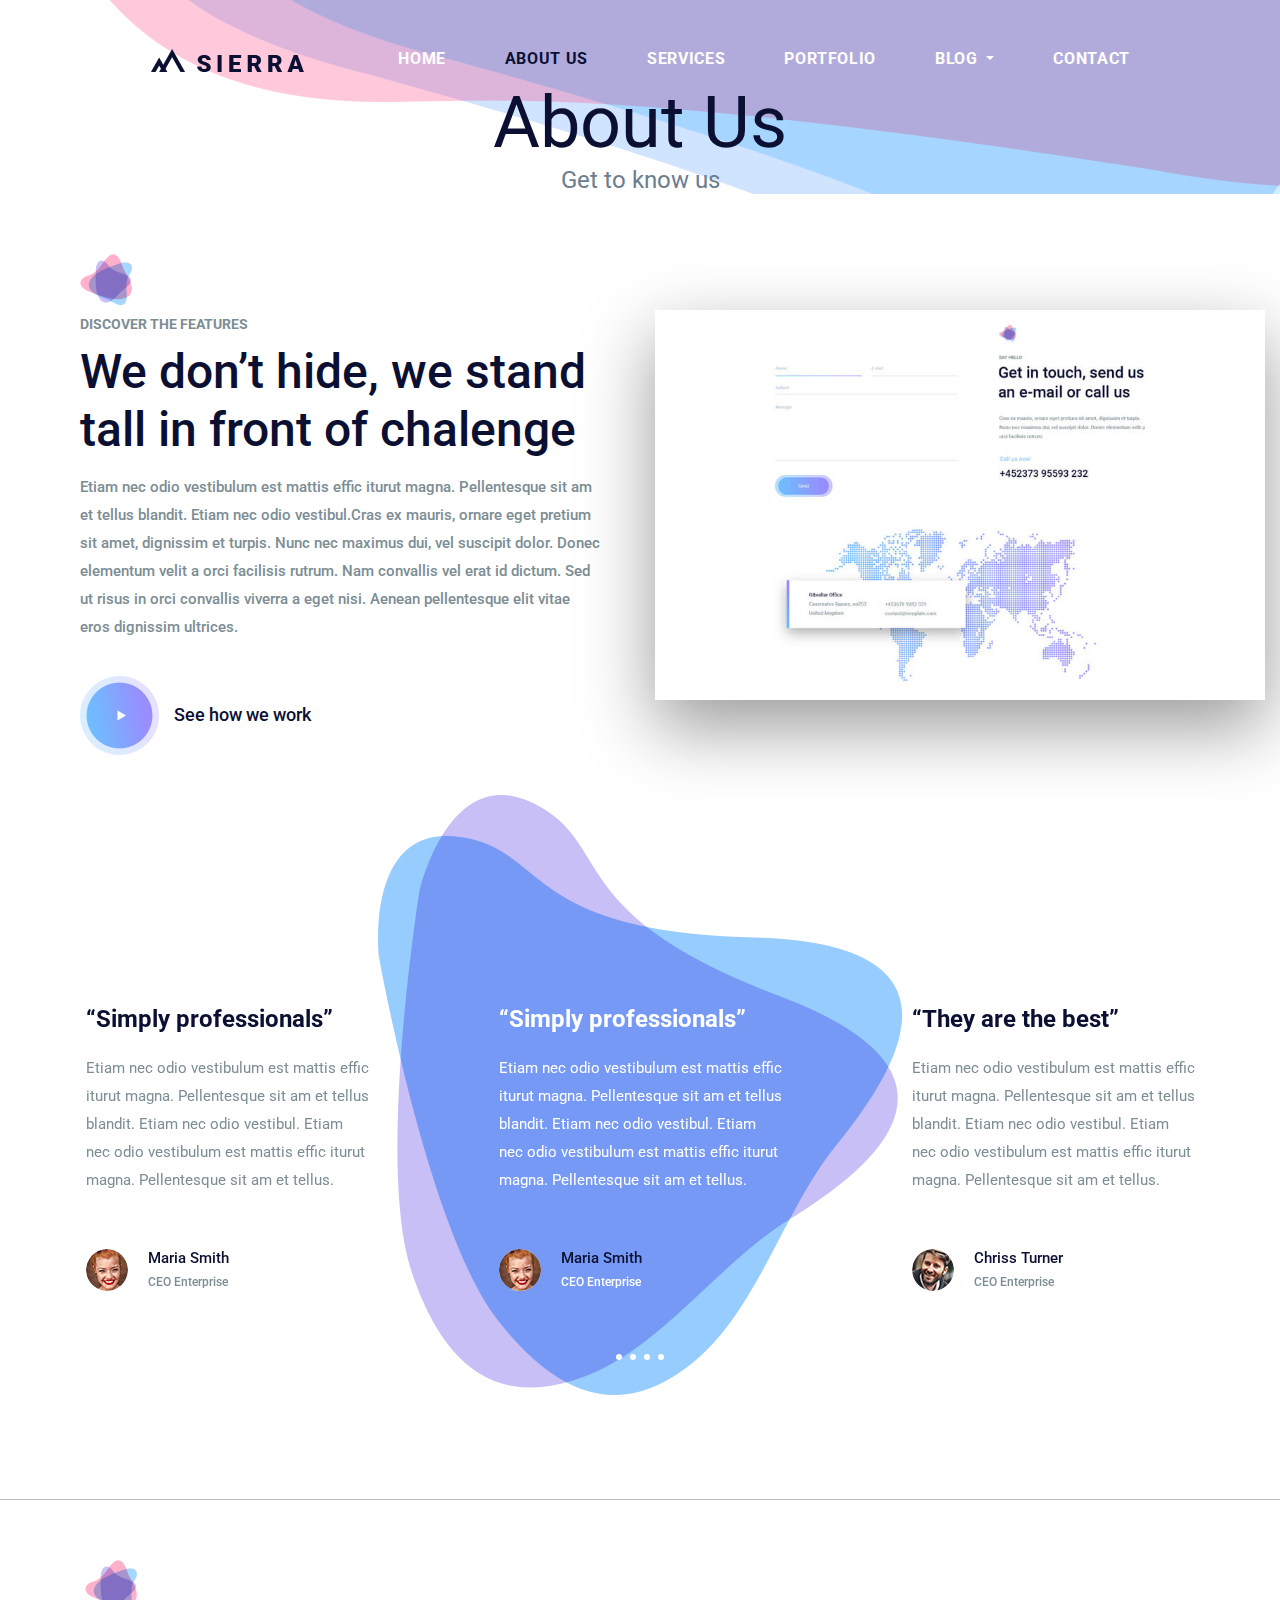
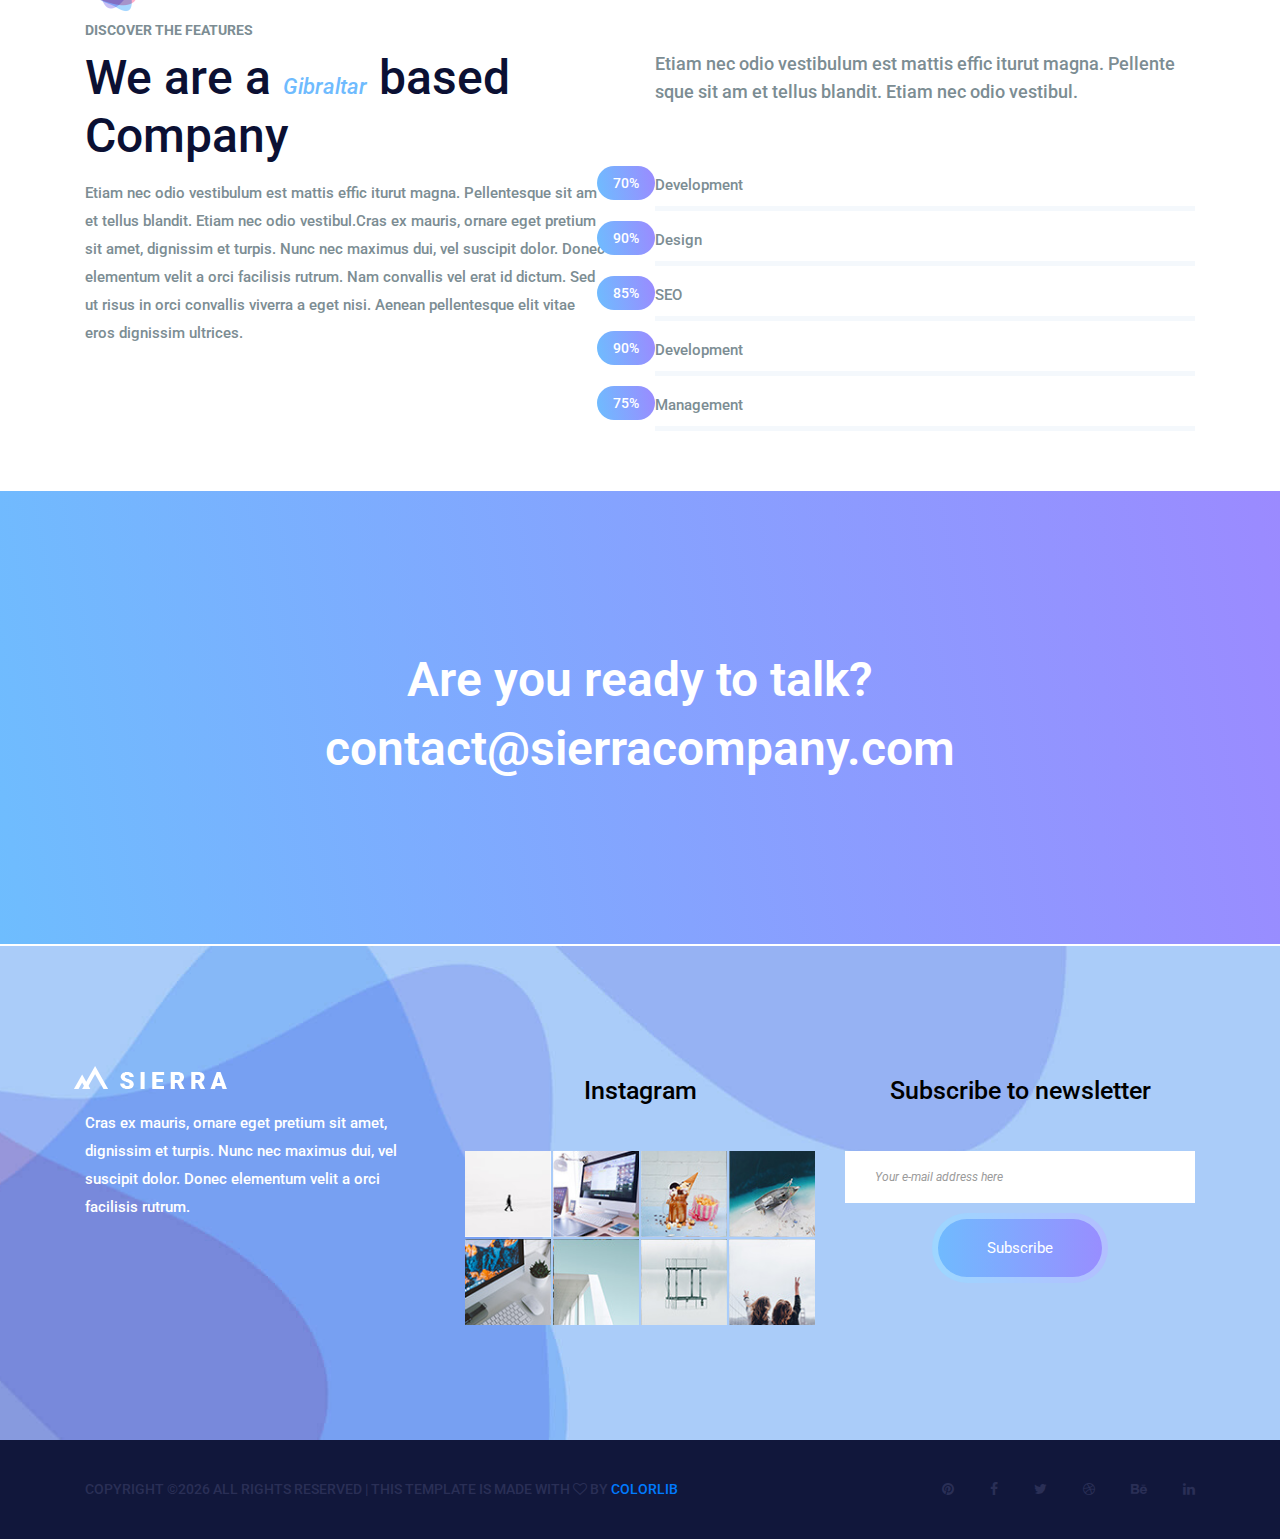
<file: about-us.html>
<!DOCTYPE html>
<html lang="en">
    <head>
        <meta charset="utf-8">
        <meta http-equiv="X-UA-Compatible" content="IE=edge">
        <meta name="viewport" content="width=device-width, initial-scale=1">
        
        <link rel="icon" href="img/fav-icon.png" type="image/x-icon" />
        <!-- The above 3 meta tags *must* come first in the head; any other head content must come *after* these tags -->
        <title>Sierra</title>

        <!-- Icon css link -->
        <link href="css/font-awesome.min.css" rel="stylesheet">
        <!-- Bootstrap -->
        <link href="css/bootstrap.min.css" rel="stylesheet">
        
        <!-- Rev slider css -->
        <link href="vendors/revolution/css/settings.css" rel="stylesheet">
        <link href="vendors/revolution/css/layers.css" rel="stylesheet">
        <link href="vendors/revolution/css/navigation.css" rel="stylesheet">
        
        <!-- Extra plugin css -->
        <link href="vendors/owl-carousel/owl.carousel.min.css" rel="stylesheet">
        <link href="vendors/magnify-popup/magnific-popup.css" rel="stylesheet">
        
        <link href="css/style.css" rel="stylesheet">
        <link href="css/responsive.css" rel="stylesheet">

        <!-- HTML5 shim and Respond.js for IE8 support of HTML5 elements and media queries -->
        <!-- WARNING: Respond.js doesn't work if you view the page via file:// -->
        <!--[if lt IE 9]>
        <script src="https://oss.maxcdn.com/html5shiv/3.7.3/html5shiv.min.js"></script>
        <script src="https://oss.maxcdn.com/respond/1.4.2/respond.min.js"></script>
        <![endif]-->
    </head>
    <body>
        
        <!--================Header Menu Area =================-->
        <header class="main_menu_area">
            <nav class="navbar navbar-expand-lg navbar-light bg-light">
                <a class="navbar-brand" href="#"><img src="img/logo.png" alt=""></a>
                <button class="navbar-toggler" type="button" data-toggle="collapse" data-target="#navbarSupportedContent" aria-controls="navbarSupportedContent" aria-expanded="false" aria-label="Toggle navigation">
                    <span></span>
                    <span></span>
                    <span></span>
                </button>

                <div class="collapse navbar-collapse" id="navbarSupportedContent">
                    <ul class="navbar-nav">
                        <li class="nav-item"><a class="nav-link" href="index.html">Home</a></li>
                        <li class="nav-item active"><a class="nav-link" href="about-us.html">About Us</a></li>
                        <li class="nav-item"><a class="nav-link" href="service.html">Services</a></li>
                        <li class="nav-item"><a class="nav-link" href="portfolio.html">Portfolio</a></li>
                        <li class="nav-item dropdown submenu">
                            <a class="nav-link dropdown-toggle" href="#" id="navbarDropdown" role="button" data-toggle="dropdown" aria-haspopup="true" aria-expanded="false">
                            Blog
                            </a>
                            <ul class="dropdown-menu" aria-labelledby="navbarDropdown">
                                <li class="nav-item"><a class="nav-link" href="blog.html">Blog</a></li>
                                <li class="nav-item"><a class="nav-link" href="single-blog.html">Blog Details</a></li>
                                <li class="nav-item"><a class="nav-link" href="elements.html">Elements</a></li>
                            </ul>
                        </li>
                        <li class="nav-item"><a class="nav-link" href="contact.html">Contact</a></li>
                    </ul>
                </div>
            </nav>
        </header>
        <!--================End Header Menu Area =================-->
        
        <!--================Banner Area =================-->
        <section class="banner_area">
            <div class="container">
                <div class="banner_inner_text">
                    <h2>About Us</h2>
                    <p>Get to know us</p>
                </div>
            </div>
        </section>
        <!--================End Banner Area =================-->
        
        <!--================Challange Area =================-->
        <section class="challange_area p_100">
            <div class="container-fluid">
                <div class="row">
                    <div class="col-lg-6">
                        <div class="challange_text_inner">
                            <div class="l_title">
                                <img src="img/icon/title-icon.png" alt="">
                                <h6>Discover the features</h6>
                                <h2>We don’t hide, we stand tall in front of chalenge</h2>
                            </div>
                            <p>Etiam nec odio vestibulum est mattis effic iturut magna. Pellentesque sit am et tellus blandit. Etiam nec odio vestibul.Cras ex mauris, ornare eget pretium sit amet, dignissim et turpis. Nunc nec maximus dui, vel suscipit dolor. Donec elementum velit a orci facilisis rutrum. Nam convallis vel erat id dictum. Sed ut risus in orci convallis viverra a eget nisi. Aenean pellentesque elit vitae eros dignissim ultrices. </p>
                            <div class="c_video">
                                <a class="popup-youtube" href="https://www.youtube.com/watch?v=62QYQE6k7tg"><img src="img/icon/video-icon.png" alt="">See how we work </a>
                            </div>
                        </div>
                    </div>
                    <div class="col-lg-6 challange_img">
                        <div class="challange_img_inner">
                            <img class="img-fluid" src="img/popup-photo.jpg" alt="">
                        </div>
                    </div>
                </div>
            </div>
        </section>
        <!--================End Challange Area =================-->
        
        <!--================Testimonials Slider Area =================-->
        <section class="testimonials_area">
            <div class="container">
                <div class="testimonials_slider owl-carousel">
                    <div class="item">
                        <div class="testi_item">
                            <h3>“Simply professionals”</h3>
                            <p>Etiam nec odio vestibulum est mattis effic iturut magna. Pellentesque sit am et tellus blandit. Etiam nec odio vestibul. Etiam nec odio vestibulum est mattis effic iturut magna. Pellentesque sit am et tellus.</p>
                            <div class="media">
                                <div class="d-flex">
                                    <img class="rounded-circle" src="img/testimonials/testi-1.jpg" alt="">
                                </div>
                                <div class="media-body">
                                    <h4>Maria Smith</h4>
                                    <h5>CEO Enterprise</h5>
                                </div>
                            </div>
                        </div>
                    </div>
                    <div class="item">
                        <div class="testi_item">
                            <h3>“They are the best”</h3>
                            <p>Etiam nec odio vestibulum est mattis effic iturut magna. Pellentesque sit am et tellus blandit. Etiam nec odio vestibul. Etiam nec odio vestibulum est mattis effic iturut magna. Pellentesque sit am et tellus.</p>
                            <div class="media">
                                <div class="d-flex">
                                    <img class="rounded-circle" src="img/testimonials/testi-2.jpg" alt="">
                                </div>
                                <div class="media-body">
                                    <h4>Chriss Turner</h4>
                                    <h5>CEO Enterprise</h5>
                                </div>
                            </div>
                        </div>
                    </div>
                    <div class="item">
                        <div class="testi_item">
                            <h3>“We just love them”</h3>
                            <p>Etiam nec odio vestibulum est mattis effic iturut magna. Pellentesque sit am et tellus blandit. Etiam nec odio vestibul. Etiam nec odio vestibulum est mattis effic iturut magna. Pellentesque sit am et tellus.</p>
                            <div class="media">
                                <div class="d-flex">
                                    <img class="rounded-circle" src="img/testimonials/testi-3.jpg" alt="">
                                </div>
                                <div class="media-body">
                                    <h4>Julie Smart</h4>
                                    <h5>CEO Enterprise</h5>
                                </div>
                            </div>
                        </div>
                    </div>
                    <div class="item">
                        <div class="testi_item">
                            <h3>“Simply professionals”</h3>
                            <p>Etiam nec odio vestibulum est mattis effic iturut magna. Pellentesque sit am et tellus blandit. Etiam nec odio vestibul. Etiam nec odio vestibulum est mattis effic iturut magna. Pellentesque sit am et tellus.</p>
                            <div class="media">
                                <div class="d-flex">
                                    <img class="rounded-circle" src="img/testimonials/testi-1.jpg" alt="">
                                </div>
                                <div class="media-body">
                                    <h4>Maria Smith</h4>
                                    <h5>CEO Enterprise</h5>
                                </div>
                            </div>
                        </div>
                    </div>
                </div>
            </div>
        </section>
        <!--================End Testimonials Slider Area =================-->
        
        <!--================We Are Company Area =================-->
        <section class="we_company_area p_100">
            <div class="container">
                <div class="row company_inner">
                    <div class="col-lg-6">
                        <div class="left_company_text">
                            <div class="l_title">
                                <img src="img/icon/title-icon.png" alt="">
                                <h6>Discover the features</h6>
                                <h2>We are a <span>Gibraltar</span> based Company</h2>
                            </div>
                            <p>Etiam nec odio vestibulum est mattis effic iturut magna. Pellentesque sit am et tellus blandit. Etiam nec odio vestibul.Cras ex mauris, ornare eget pretium sit amet, dignissim et turpis. Nunc nec maximus dui, vel suscipit dolor. Donec elementum velit a orci facilisis rutrum. Nam convallis vel erat id dictum. Sed ut risus in orci convallis viverra a eget nisi. Aenean pellentesque elit vitae eros dignissim ultrices. </p>
                        </div>
                    </div>
                    <div class="col-lg-6">
                        <div class="company_skill">
                            <p>Etiam nec odio vestibulum est mattis effic iturut magna. Pellente sque sit am et tellus blandit. Etiam nec odio vestibul.</p>
                            <div class="our_skill_inner">
                                <div class="single_skill">
                                    <h3>Development</h3>
                                    <div class="progress" data-value="70">
                                        <div class="progress-bar">
                                            <div class="progress_parcent"><span class="counter">70</span>%</div>
                                        </div>
                                    </div>
                                </div>
                                <div class="single_skill">
                                    <h3>Design</h3>
                                    <div class="progress" data-value="90">
                                        <div class="progress-bar">
                                            <div class="progress_parcent"><span class="counter">90</span>%</div>
                                        </div>
                                    </div>
                                </div>
                                <div class="single_skill">
                                    <h3>SEO</h3>
                                    <div class="progress" data-value="85">
                                        <div class="progress-bar">
                                            <div class="progress_parcent"><span class="counter">85</span>%</div>
                                        </div>
                                    </div>
                                </div>
                                <div class="single_skill">
                                    <h3>Development</h3>
                                    <div class="progress" data-value="90">
                                        <div class="progress-bar">
                                            <div class="progress_parcent"><span class="counter">90</span>%</div>
                                        </div>
                                    </div>
                                </div>
                                <div class="single_skill">
                                    <h3>Management</h3>
                                    <div class="progress" data-value="75">
                                        <div class="progress-bar">
                                            <div class="progress_parcent"><span class="counter">75</span>%</div>
                                        </div>
                                    </div>
                                </div>
                            </div>
                        </div>
                    </div>
                </div>
            </div>
        </section>
        <!--================End We Are Company Area =================-->
        
        <!--================End We Are Company Area =================-->
        <section class="talk_area">
            <div class="container">
                <div class="talk_text">
                    <h4>Are you ready to talk?</h4>
                    <a href="mailto:contact@sierracompany.com">contact@sierracompany.com</a>
                </div>
            </div>
        </section>
        <!--================End We Are Company Area =================-->
        
        <!--================Footer Area =================-->
        <footer class="footr_area">
            <div class="footer_widget_area">
                <div class="container">
                    <div class="row footer_widget_inner">
                        <div class="col-lg-4 col-sm-6">
                            <aside class="f_widget f_about_widget">
                                <img src="img/footer-logo.png" alt="">
                                <p>Cras ex mauris, ornare eget pretium sit amet, dignissim et turpis. Nunc nec maximus dui, vel suscipit dolor. Donec elementum velit a orci facilisis rutrum.</p>
                            </aside>
                        </div>
                        <div class="col-lg-4 col-sm-6">
                            <aside class="f_widget f_insta_widget">
                                <div class="f_title">
                                    <h3>Instagram</h3>
                                </div>
                                <ul>
                                    <li><a href="#"><img src="img/instagram/ins-1.jpg" alt=""></a></li>
                                    <li><a href="#"><img src="img/instagram/ins-2.jpg" alt=""></a></li>
                                    <li><a href="#"><img src="img/instagram/ins-3.jpg" alt=""></a></li>
                                    <li><a href="#"><img src="img/instagram/ins-4.jpg" alt=""></a></li>
                                    <li><a href="#"><img src="img/instagram/ins-5.jpg" alt=""></a></li>
                                    <li><a href="#"><img src="img/instagram/ins-6.jpg" alt=""></a></li>
                                    <li><a href="#"><img src="img/instagram/ins-7.jpg" alt=""></a></li>
                                    <li><a href="#"><img src="img/instagram/ins-8.jpg" alt=""></a></li>
                                </ul>
                            </aside>
                        </div>
                        <div class="col-lg-4 col-sm-6">
                            <aside class="f_widget f_subs_widget">
                                <div class="f_title">
                                    <h3>Subscribe to newsletter</h3>
                                </div>
                                <div class="input-group">
                                    <input type="text" class="form-control" placeholder="Your e-mail address here" aria-label="Your e-mail address here">
                                    <span class="input-group-btn">
                                        <button class="btn btn-secondary submit_btn" type="button">Subscribe</button>
                                    </span>
                                </div>
                            </aside>
                        </div>
                    </div>
                </div>
            </div>
            <div class="footer_copyright">
                <div class="container">
                    <div class="float-sm-left">
                        <h5><!-- Link back to Colorlib can't be removed. Template is licensed under CC BY 3.0. -->
Copyright &copy;<script>document.write(new Date().getFullYear());</script> All rights reserved | This template is made with <i class="fa fa-heart-o" aria-hidden="true"></i> by <a href="https://colorlib.com" target="_blank">Colorlib</a>
<!-- Link back to Colorlib can't be removed. Template is licensed under CC BY 3.0. --></h5>
                    </div>
                    <div class="float-sm-right">
                        <ul>
                            <li><a href="#"><i class="fa fa-pinterest"></i></a></li>
                            <li><a href="#"><i class="fa fa-facebook"></i></a></li>
                            <li><a href="#"><i class="fa fa-twitter"></i></a></li>
                            <li><a href="#"><i class="fa fa-dribbble"></i></a></li>
                            <li><a href="#"><i class="fa fa-behance"></i></a></li>
                            <li><a href="#"><i class="fa fa-linkedin"></i></a></li>
                        </ul>
                    </div>
                </div>
            </div>
        </footer>
        <!--================End Footer Area =================-->
        
        
        
        
        <!-- jQuery (necessary for Bootstrap's JavaScript plugins) -->
        <script src="js/jquery-3.2.1.min.js"></script>
        <!-- Include all compiled plugins (below), or include individual files as needed -->
        <script src="js/popper.min.js"></script>
        <script src="js/bootstrap.min.js"></script>
        <!-- Rev slider js -->
        <script src="vendors/revolution/js/jquery.themepunch.tools.min.js"></script>
        <script src="vendors/revolution/js/jquery.themepunch.revolution.min.js"></script>
        <script src="vendors/revolution/js/extensions/revolution.extension.actions.min.js"></script>
        <script src="vendors/revolution/js/extensions/revolution.extension.video.min.js"></script>
        <script src="vendors/revolution/js/extensions/revolution.extension.slideanims.min.js"></script>
        <script src="vendors/revolution/js/extensions/revolution.extension.layeranimation.min.js"></script>
        <script src="vendors/revolution/js/extensions/revolution.extension.navigation.min.js"></script>
        <script src="vendors/revolution/js/extensions/revolution.extension.slideanims.min.js"></script>
        <!-- Extra plugin css -->
        <script src="vendors/counterup/jquery.waypoints.min.js"></script>
        <script src="vendors/counterup/jquery.counterup.min.js"></script> 
        <script src="vendors/counterup/apear.js"></script>
        <script src="vendors/counterup/countto.js"></script>
        <script src="vendors/owl-carousel/owl.carousel.min.js"></script>
        <script src="vendors/magnify-popup/jquery.magnific-popup.min.js"></script>
        <script src="js/smoothscroll.js"></script>
        
        <script src="js/theme.js"></script>
    </body>
</html>
</file>
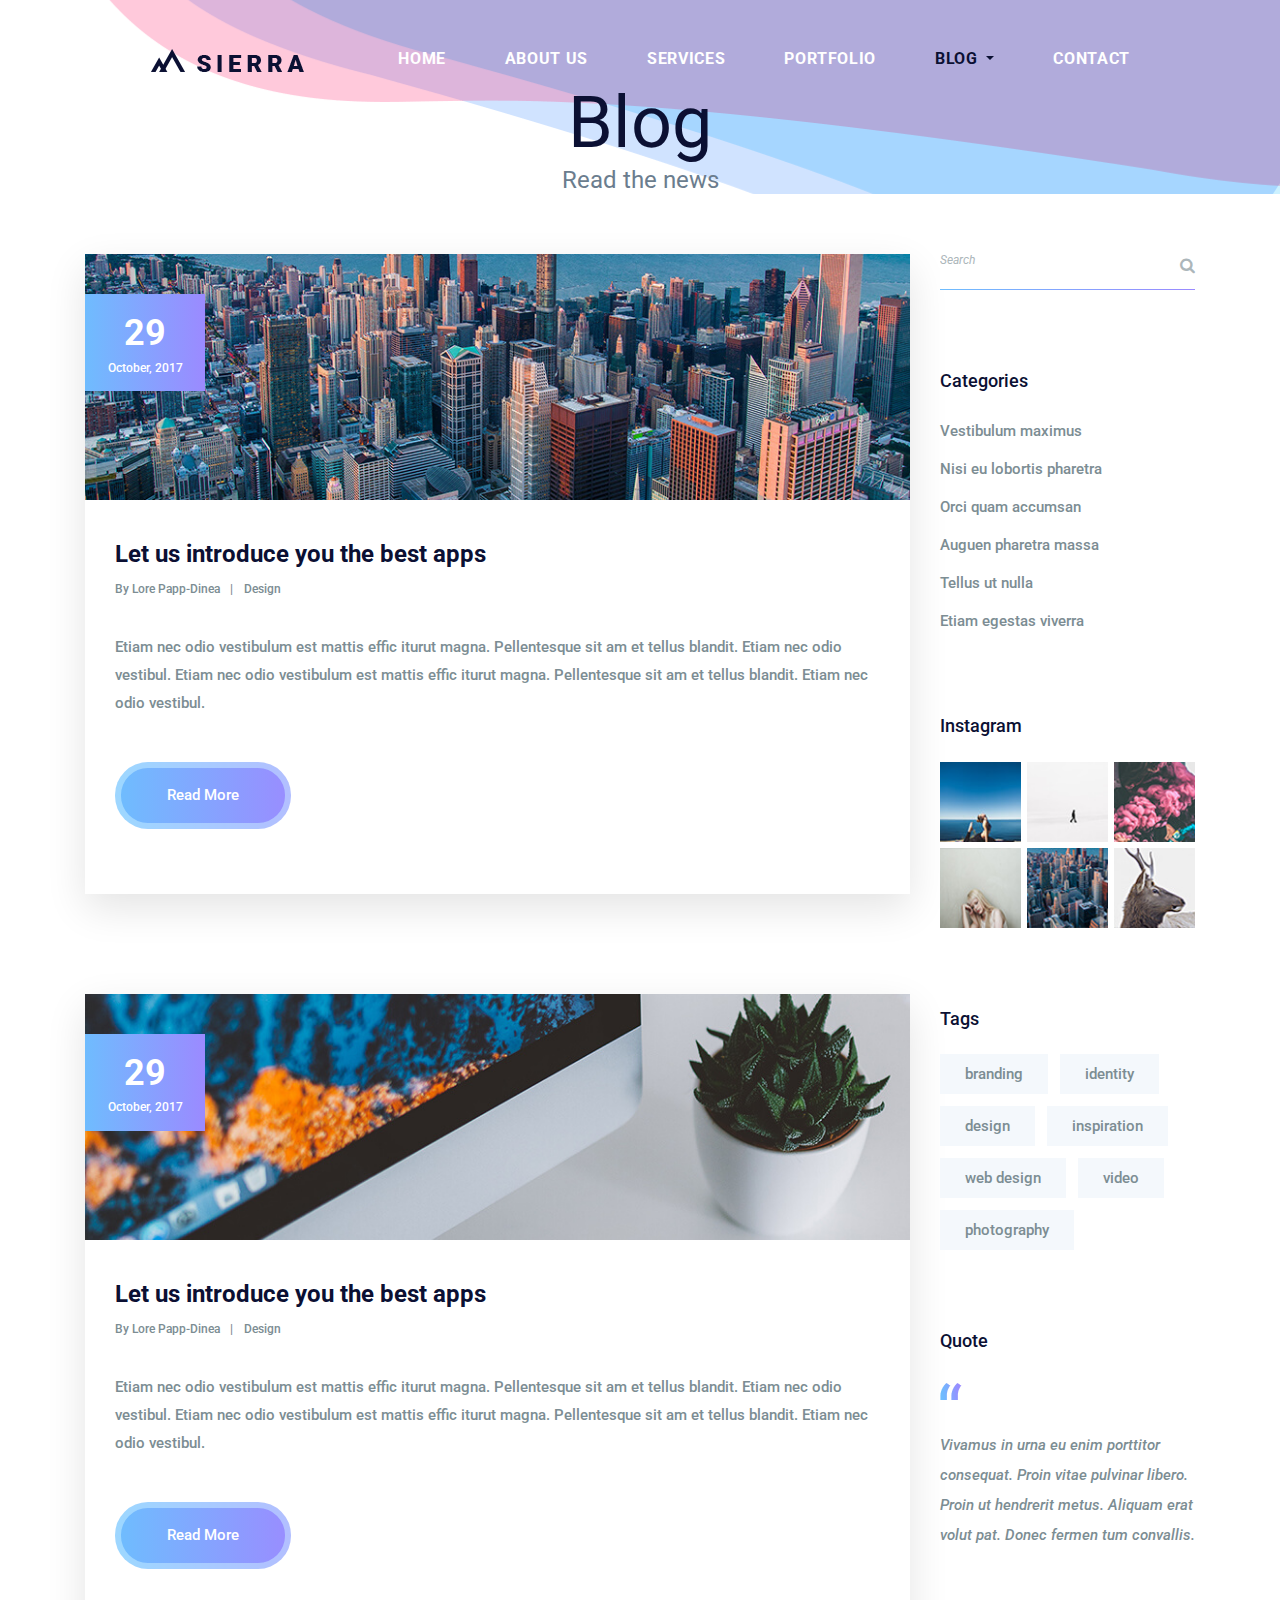
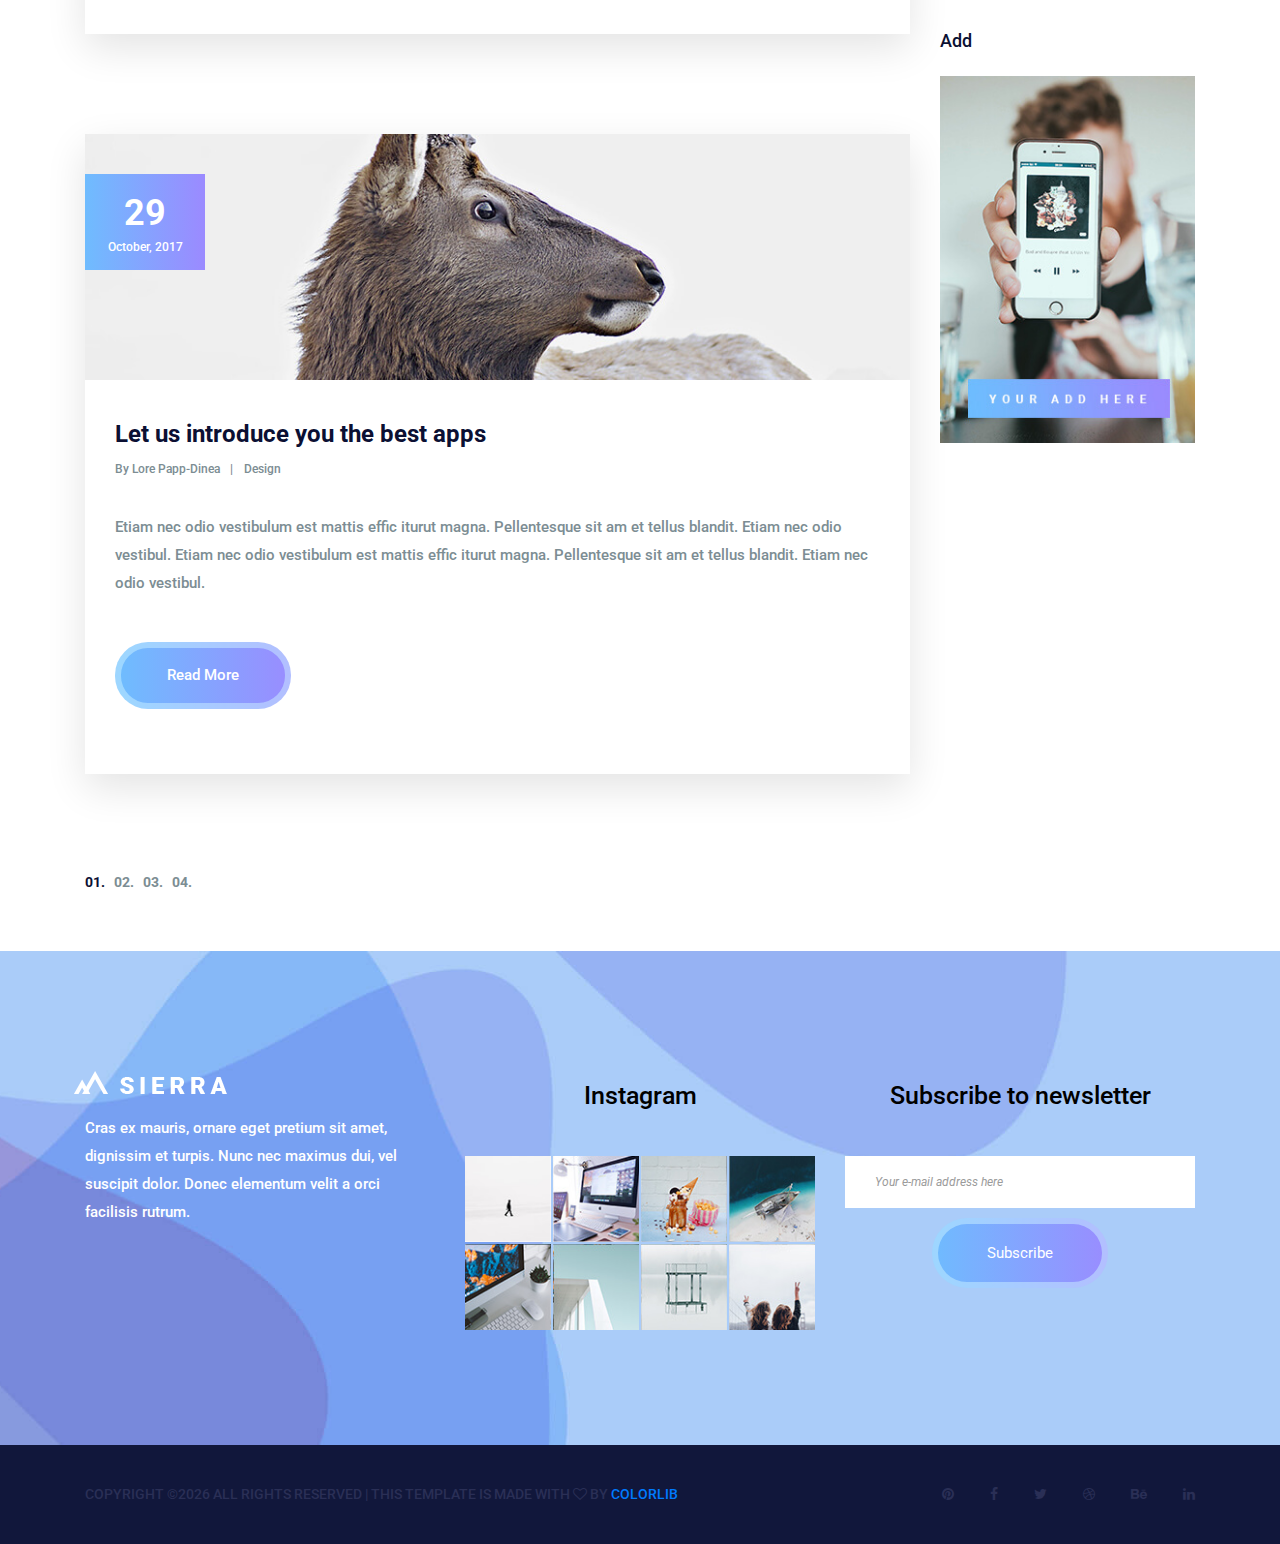
<file: blog.html>
<!DOCTYPE html>
<html lang="en">
    <head>
        <meta charset="utf-8">
        <meta http-equiv="X-UA-Compatible" content="IE=edge">
        <meta name="viewport" content="width=device-width, initial-scale=1">
        
        <link rel="icon" href="img/fav-icon.png" type="image/x-icon" />
        <!-- The above 3 meta tags *must* come first in the head; any other head content must come *after* these tags -->
        <title>Sierra</title>

        <!-- Icon css link -->
        <link href="css/font-awesome.min.css" rel="stylesheet">
        <!-- Bootstrap -->
        <link href="css/bootstrap.min.css" rel="stylesheet">
        
        <!-- Rev slider css -->
        <link href="vendors/revolution/css/settings.css" rel="stylesheet">
        <link href="vendors/revolution/css/layers.css" rel="stylesheet">
        <link href="vendors/revolution/css/navigation.css" rel="stylesheet">
        
        <!-- Extra plugin css -->
        <link href="vendors/owl-carousel/owl.carousel.min.css" rel="stylesheet">
        <link href="vendors/magnify-popup/magnific-popup.css" rel="stylesheet">
        
        
        <link href="css/style.css" rel="stylesheet">
        <link href="css/responsive.css" rel="stylesheet">

        <!-- HTML5 shim and Respond.js for IE8 support of HTML5 elements and media queries -->
        <!-- WARNING: Respond.js doesn't work if you view the page via file:// -->
        <!--[if lt IE 9]>
        <script src="https://oss.maxcdn.com/html5shiv/3.7.3/html5shiv.min.js"></script>
        <script src="https://oss.maxcdn.com/respond/1.4.2/respond.min.js"></script>
        <![endif]-->
    </head>
    <body>
        
        <!--================Header Menu Area =================-->
        <header class="main_menu_area">
            <nav class="navbar navbar-expand-lg navbar-light bg-light">
                <a class="navbar-brand" href="#"><img src="img/logo.png" alt=""></a>
                <button class="navbar-toggler" type="button" data-toggle="collapse" data-target="#navbarSupportedContent" aria-controls="navbarSupportedContent" aria-expanded="false" aria-label="Toggle navigation">
                    <span></span>
                    <span></span>
                    <span></span>
                </button>

                <div class="collapse navbar-collapse" id="navbarSupportedContent">
                    <ul class="navbar-nav">
                        <li class="nav-item"><a class="nav-link" href="index.html">Home</a></li>
                        <li class="nav-item"><a class="nav-link" href="about-us.html">About Us</a></li>
                        <li class="nav-item"><a class="nav-link" href="service.html">Services</a></li>
                        <li class="nav-item"><a class="nav-link" href="portfolio.html">Portfolio</a></li>
                        <li class="nav-item dropdown submenu active">
                            <a class="nav-link dropdown-toggle" href="#" id="navbarDropdown" role="button" data-toggle="dropdown" aria-haspopup="true" aria-expanded="false">
                            Blog
                            </a>
                            <ul class="dropdown-menu" aria-labelledby="navbarDropdown">
                                <li class="nav-item"><a class="nav-link" href="blog.html">Blog</a></li>
                                <li class="nav-item"><a class="nav-link" href="single-blog.html">Blog Details</a></li>
                                <li class="nav-item"><a class="nav-link" href="elements.html">Elements</a></li>
                            </ul>
                        </li>
                        <li class="nav-item"><a class="nav-link" href="contact.html">Contact</a></li>
                    </ul>
                </div>
            </nav>
        </header>
        <!--================End Header Menu Area =================-->
        
        <!--================Banner Area =================-->
        <section class="banner_area">
            <div class="container">
                <div class="banner_inner_text">
                    <h2>Blog</h2>
                    <p>Read the news</p>
                </div>
            </div>
        </section>
        <!--================End Banner Area =================-->
        
        <!--================Blog Main Area =================-->
        <section class="blog_main_area p_100">
            <div class="container">
                <div class="row">
                    <div class="col-lg-9">
                        <div class="blog_main_inner">
                            <div class="blog_main_item">
                                <div class="blog_img">
                                    <img class="img-fluid" src="img/blog/blog-1.jpg" alt="">
                                    <div class="blog_date">
                                        <h4>29</h4>
                                        <h5>October, 2017</h5>
                                    </div>
                                </div>
                                <div class="blog_text">
                                    <a href="#"><h4>Let us introduce you the best apps</h4></a>
                                    <div class="blog_author">
                                        <a href="#">By Lore Papp-Dinea</a>
                                        <a href="#">Design</a>
                                    </div>
                                    <p>Etiam nec odio vestibulum est mattis effic iturut magna. Pellentesque sit am et tellus blandit. Etiam nec odio vestibul. Etiam nec odio vestibulum est mattis effic iturut magna. Pellentesque sit am et tellus blandit. Etiam nec odio vestibul. </p>
                                    <a class="more_btn" href="#">Read More</a>
                                </div>
                            </div>
                            <div class="blog_main_item">
                                <div class="blog_img">
                                    <img class="img-fluid" src="img/blog/blog-2.jpg" alt="">
                                    <div class="blog_date">
                                        <h4>29</h4>
                                        <h5>October, 2017</h5>
                                    </div>
                                </div>
                                <div class="blog_text">
                                    <a href="#"><h4>Let us introduce you the best apps</h4></a>
                                    <div class="blog_author">
                                        <a href="#">By Lore Papp-Dinea</a>
                                        <a href="#">Design</a>
                                    </div>
                                    <p>Etiam nec odio vestibulum est mattis effic iturut magna. Pellentesque sit am et tellus blandit. Etiam nec odio vestibul. Etiam nec odio vestibulum est mattis effic iturut magna. Pellentesque sit am et tellus blandit. Etiam nec odio vestibul. </p>
                                    <a class="more_btn" href="#">Read More</a>
                                </div>
                            </div>
                            <div class="blog_main_item">
                                <div class="blog_img">
                                    <img class="img-fluid" src="img/blog/blog-3.jpg" alt="">
                                    <div class="blog_date">
                                        <h4>29</h4>
                                        <h5>October, 2017</h5>
                                    </div>
                                </div>
                                <div class="blog_text">
                                    <a href="#"><h4>Let us introduce you the best apps</h4></a>
                                    <div class="blog_author">
                                        <a href="#">By Lore Papp-Dinea</a>
                                        <a href="#">Design</a>
                                    </div>
                                    <p>Etiam nec odio vestibulum est mattis effic iturut magna. Pellentesque sit am et tellus blandit. Etiam nec odio vestibul. Etiam nec odio vestibulum est mattis effic iturut magna. Pellentesque sit am et tellus blandit. Etiam nec odio vestibul. </p>
                                    <a class="more_btn" href="#">Read More</a>
                                </div>
                            </div>
                        </div>
                    </div>
                    <div class="col-lg-3">
                        <div class="blog_right_sidebar">
                            <aside class="r_widget search_widget">
                                <div class="input-group">
                                    <input type="text" class="form-control" placeholder="Search" aria-label="Search">
                                    <span class="input-group-btn">
                                        <button class="btn btn-secondary" type="button"><i class="fa fa-search"></i></button>
                                    </span>
                                </div>
                            </aside>
                            <aside class="r_widget categories_widget">
                                <div class="r_w_title">
                                    <h3>Categories</h3>
                                </div>
                                <ul>
                                    <li><a href="#">Vestibulum maximus</a></li>
                                    <li><a href="#">Nisi eu lobortis pharetra</a></li>
                                    <li><a href="#">Orci quam accumsan</a></li>
                                    <li><a href="#">Auguen pharetra massa</a></li>
                                    <li><a href="#">Tellus ut nulla</a></li>
                                    <li><a href="#"> Etiam egestas viverra </a></li>
                                </ul>
                            </aside>
                            <aside class="r_widget insta_widget">
                                <div class="r_w_title">
                                    <h3>Instagram</h3>
                                </div>
                                <ul>
                                    <li><a href="https://www.instagram.com/?hl=en">
                                        <img class="img-fluid" src="img/instagram/right-instagram/r-in-1.jpg" alt="">
                                    </a></li>
                                    <li><a href="https://www.instagram.com/?hl=en">
                                        <img class="img-fluid" src="img/instagram/right-instagram/r-in-2.jpg" alt="">
                                    </a></li>
                                    <li><a href="https://www.instagram.com/?hl=en">
                                        <img class="img-fluid" src="img/instagram/right-instagram/r-in-3.jpg" alt="">
                                    </a></li>
                                    <li><a href="https://www.instagram.com/?hl=en">
                                        <img class="img-fluid" src="img/instagram/right-instagram/r-in-4.jpg" alt="">
                                    </a></li>
                                    <li><a href="https://www.instagram.com/?hl=en">
                                        <img class="img-fluid" src="img/instagram/right-instagram/r-in-5.jpg" alt="">
                                    </a></li>
                                    <li><a href="https://www.instagram.com/?hl=en">
                                        <img class="img-fluid" src="img/instagram/right-instagram/r-in-6.jpg" alt="">
                                    </a></li>
                                </ul>
                            </aside>
                            <aside class="r_widget tag_widget">
                                <div class="r_w_title">
                                    <h3>Tags</h3>
                                </div>
                                <ul>
                                    <li><a href="#">branding</a></li>
                                    <li><a href="#">identity</a></li>
                                    <li><a href="#">design</a></li>
                                    <li><a href="#">inspiration</a></li>
                                    <li><a href="#">web design</a></li>
                                    <li><a href="#">video</a></li>
                                    <li><a href="#">photography</a></li>
                                </ul>
                            </aside>
                            <aside class="r_widget quote_widget">
                                <div class="r_w_title">
                                    <h3>Quote</h3>
                                </div>
                                <img src="img/icon/quote-icon.png" alt="">
                                <p>Vivamus in urna eu enim porttitor consequat. Proin vitae pulvinar libero. Proin ut hendrerit metus. Aliquam erat volut pat. Donec fermen tum convallis.</p>
                            </aside>
                            <aside class="r_widget add_widget">
                                <div class="r_w_title">
                                    <h3>Add</h3>
                                </div>
                                <img class="img-fluid" src="img/add.jpg" alt="">
                            </aside>
                        </div>
                    </div>
                </div>
                <nav aria-label="Page navigation example" class="pagination_area">
                    <ul class="pagination">
                        <li class="page-item active"><a class="page-link" href="#">01.</a></li>
                        <li class="page-item"><a class="page-link" href="#">02.</a></li>
                        <li class="page-item"><a class="page-link" href="#">03.</a></li>
                        <li class="page-item"><a class="page-link" href="#">04.</a></li>
                    </ul>
                </nav>
            </div>
        </section>
        <!--================End Blog Main Area =================-->
        
        <!--================Footer Area =================-->
        <footer class="footr_area">
            <div class="footer_widget_area">
                <div class="container">
                    <div class="row footer_widget_inner">
                        <div class="col-lg-4 col-sm-6">
                            <aside class="f_widget f_about_widget">
                                <img src="img/footer-logo.png" alt="">
                                <p>Cras ex mauris, ornare eget pretium sit amet, dignissim et turpis. Nunc nec maximus dui, vel suscipit dolor. Donec elementum velit a orci facilisis rutrum.</p>
                            </aside>
                        </div>
                        <div class="col-lg-4 col-sm-6">
                            <aside class="f_widget f_insta_widget">
                                <div class="f_title">
                                    <h3>Instagram</h3>
                                </div>
                                <ul>
                                    <li><a href="#"><img src="img/instagram/ins-1.jpg" alt=""></a></li>
                                    <li><a href="#"><img src="img/instagram/ins-2.jpg" alt=""></a></li>
                                    <li><a href="#"><img src="img/instagram/ins-3.jpg" alt=""></a></li>
                                    <li><a href="#"><img src="img/instagram/ins-4.jpg" alt=""></a></li>
                                    <li><a href="#"><img src="img/instagram/ins-5.jpg" alt=""></a></li>
                                    <li><a href="#"><img src="img/instagram/ins-6.jpg" alt=""></a></li>
                                    <li><a href="#"><img src="img/instagram/ins-7.jpg" alt=""></a></li>
                                    <li><a href="#"><img src="img/instagram/ins-8.jpg" alt=""></a></li>
                                </ul>
                            </aside>
                        </div>
                        <div class="col-lg-4 col-sm-6">
                            <aside class="f_widget f_subs_widget">
                                <div class="f_title">
                                    <h3>Subscribe to newsletter</h3>
                                </div>
                                <div class="input-group">
                                    <input type="text" class="form-control" placeholder="Your e-mail address here" aria-label="Your e-mail address here">
                                    <span class="input-group-btn">
                                        <button class="btn btn-secondary submit_btn" type="button">Subscribe</button>
                                    </span>
                                </div>
                            </aside>
                        </div>
                    </div>
                </div>
            </div>
            <div class="footer_copyright">
                <div class="container">
                    <div class="float-sm-left">
                        <h5><!-- Link back to Colorlib can't be removed. Template is licensed under CC BY 3.0. -->
Copyright &copy;<script>document.write(new Date().getFullYear());</script> All rights reserved | This template is made with <i class="fa fa-heart-o" aria-hidden="true"></i> by <a href="https://colorlib.com" target="_blank">Colorlib</a>
<!-- Link back to Colorlib can't be removed. Template is licensed under CC BY 3.0. --></h5>
                    </div>
                    <div class="float-sm-right">
                        <ul>
                            <li><a href="#"><i class="fa fa-pinterest"></i></a></li>
                            <li><a href="#"><i class="fa fa-facebook"></i></a></li>
                            <li><a href="#"><i class="fa fa-twitter"></i></a></li>
                            <li><a href="#"><i class="fa fa-dribbble"></i></a></li>
                            <li><a href="#"><i class="fa fa-behance"></i></a></li>
                            <li><a href="#"><i class="fa fa-linkedin"></i></a></li>
                        </ul>
                    </div>
                </div>
            </div>
        </footer>
        <!--================End Footer Area =================-->
        
        
        
        
        <!-- jQuery (necessary for Bootstrap's JavaScript plugins) -->
        <script src="js/jquery-3.2.1.min.js"></script>
        <!-- Include all compiled plugins (below), or include individual files as needed -->
        <script src="js/popper.min.js"></script>
        <script src="js/bootstrap.min.js"></script>
        <!-- Rev slider js -->
        <script src="vendors/revolution/js/jquery.themepunch.tools.min.js"></script>
        <script src="vendors/revolution/js/jquery.themepunch.revolution.min.js"></script>
        <script src="vendors/revolution/js/extensions/revolution.extension.actions.min.js"></script>
        <script src="vendors/revolution/js/extensions/revolution.extension.video.min.js"></script>
        <script src="vendors/revolution/js/extensions/revolution.extension.slideanims.min.js"></script>
        <script src="vendors/revolution/js/extensions/revolution.extension.layeranimation.min.js"></script>
        <script src="vendors/revolution/js/extensions/revolution.extension.navigation.min.js"></script>
        <script src="vendors/revolution/js/extensions/revolution.extension.slideanims.min.js"></script>
        <!-- Extra plugin css -->
        <script src="vendors/counterup/jquery.waypoints.min.js"></script>
        <script src="vendors/counterup/jquery.counterup.min.js"></script> 
        <script src="vendors/counterup/apear.js"></script>
        <script src="vendors/counterup/countto.js"></script>
        <script src="vendors/owl-carousel/owl.carousel.min.js"></script>
        <script src="vendors/magnify-popup/jquery.magnific-popup.min.js"></script>
        <script src="js/smoothscroll.js"></script>
        <script src="vendors/circle-bar/circle-progress.min.js"></script>
        <script src="vendors/circle-bar/plugins.js"></script>
        <script src="vendors/isotope/imagesloaded.pkgd.min.js"></script>
        <script src="vendors/isotope/isotope.pkgd.min.js"></script>
        
        <script src="js/circle-active.js"></script>
        <script src="js/theme.js"></script>
    </body>
</html>
</file>
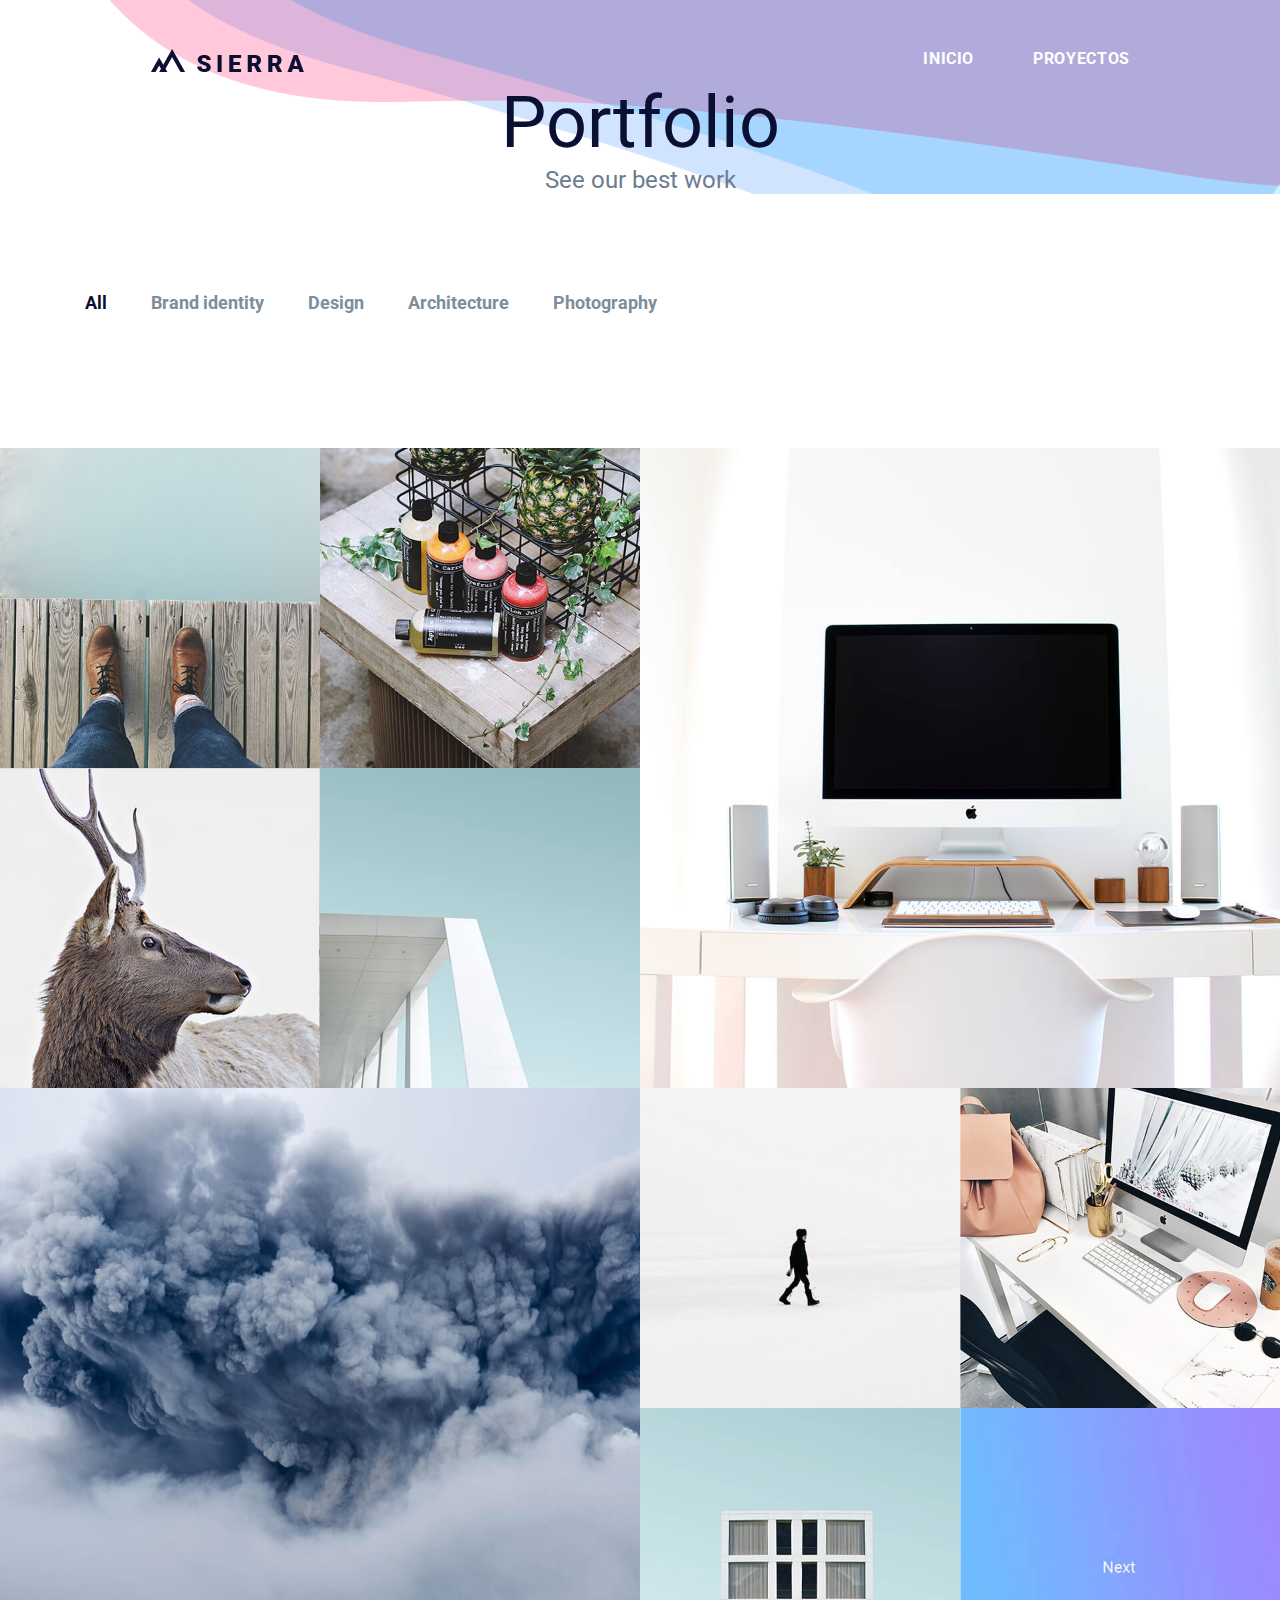
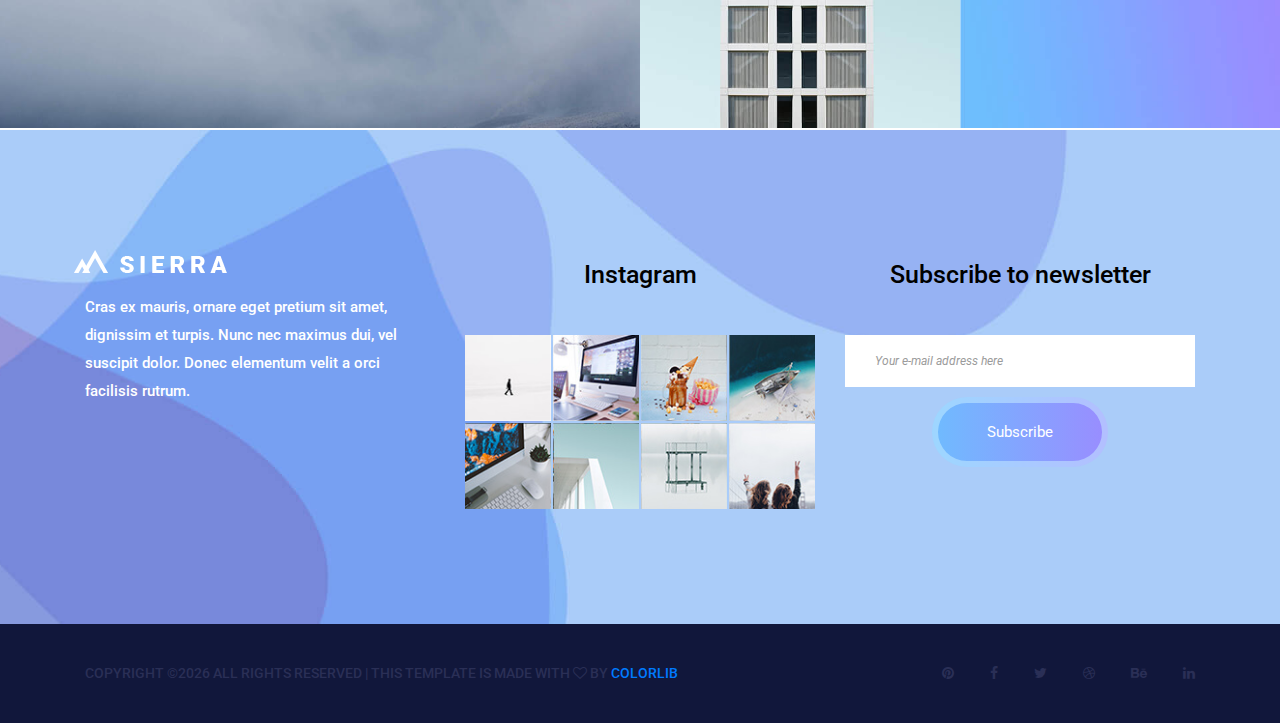
<file: portfolio.html>
<!DOCTYPE html>
<html lang="en">
    <head>
        <meta charset="utf-8">
        <meta http-equiv="X-UA-Compatible" content="IE=edge">
        <meta name="viewport" content="width=device-width, initial-scale=1">

        <link rel="icon" href="img/fav-icon.png" type="image/x-icon" />
        <!-- The above 3 meta tags *must* come first in the head; any other head content must come *after* these tags -->
        <title>Sierra</title>

        <!-- Icon css link -->
        <link href="css/font-awesome.min.css" rel="stylesheet">
        <!-- Bootstrap -->
        <link href="css/bootstrap.min.css" rel="stylesheet">

        <!-- Rev slider css -->
        <link href="vendors/revolution/css/settings.css" rel="stylesheet">
        <link href="vendors/revolution/css/layers.css" rel="stylesheet">
        <link href="vendors/revolution/css/navigation.css" rel="stylesheet">

        <!-- Extra plugin css -->
        <link href="vendors/owl-carousel/owl.carousel.min.css" rel="stylesheet">
        <link href="vendors/magnify-popup/magnific-popup.css" rel="stylesheet">


        <link href="css/style.css" rel="stylesheet">
        <link href="css/responsive.css" rel="stylesheet">

        <!-- HTML5 shim and Respond.js for IE8 support of HTML5 elements and media queries -->
        <!-- WARNING: Respond.js doesn't work if you view the page via file:// -->
        <!--[if lt IE 9]>
        <script src="https://oss.maxcdn.com/html5shiv/3.7.3/html5shiv.min.js"></script>
        <script src="https://oss.maxcdn.com/respond/1.4.2/respond.min.js"></script>
        <![endif]-->
    </head>
    <body>

        <!--================Header Menu Area =================-->
        <header class="main_menu_area">
            <nav class="navbar navbar-expand-lg navbar-light bg-light">
                <a class="navbar-brand" href="#"><img src="img/logo.png" alt=""></a>
                <button class="navbar-toggler" type="button" data-toggle="collapse" data-target="#navbarSupportedContent" aria-controls="navbarSupportedContent" aria-expanded="false" aria-label="Toggle navigation">
                    <span></span>
                    <span></span>
                    <span></span>
                </button>

                <div class="collapse navbar-collapse" id="navbarSupportedContent">
                    <ul class="navbar-nav">
                        <li class="nav-item"><a class="nav-link" href="index.html">Inicio</a></li>
                        <!--<li class="nav-item"><a class="nav-link" href="about-us.html">About Us</a></li>-->
                        <li class="nav-item"><a class="nav-link" href="service.html">Proyectos</a></li>
                        <!--<li class="nav-item active"><a class="nav-link" href="portfolio.html">Galería</a></li>
                        <li class="nav-item dropdown submenu">
                            <a class="nav-link dropdown-toggle" href="#" id="navbarDropdown" role="button" data-toggle="dropdown" aria-haspopup="true" aria-expanded="false">
                            Blog
                            </a>
                            <ul class="dropdown-menu" aria-labelledby="navbarDropdown">
                                <li class="nav-item"><a class="nav-link" href="blog.html">Blog</a></li>
                                <li class="nav-item"><a class="nav-link" href="single-blog.html">Blog Details</a></li>
                                <li class="nav-item"><a class="nav-link" href="elements.html">Elements</a></li>
                            </ul>
                        </li>
                        <li class="nav-item"><a class="nav-link" href="contact.html">Contáctanos</a></li>-->
                    </ul>
                </div>
            </nav>
        </header>
        <!--================End Header Menu Area =================-->

        <!--================Banner Area =================-->
        <section class="banner_area">
            <div class="container">
                <div class="banner_inner_text">
                    <h2>Portfolio</h2>
                    <p>See our best work</p>
                </div>
            </div>
        </section>
        <!--================End Banner Area =================-->

        <!--================Portfolio Area =================-->
        <section class="portfolio_area">
            <div class="container">
                <div class="portfolio_filter">
                    <ul>
                        <li class="active" data-filter="*"><a href="#">All</a></li>
                        <li data-filter=".brand"><a href="#">Brand identity</a></li>
                        <li data-filter=".design"><a href="#">Design</a></li>
                        <li data-filter=".arc"><a href="#">Architecture</a></li>
                        <li data-filter=".photo"><a href="#">Photography</a></li>
                    </ul>
                </div>
            </div>
            <div class="ms_portfolio_inner">
                <div class="ms_p_item wd_25 brand arc photo">
                    <img src="img/portfolio/ms-portfolio/ms-p-1.jpg" alt="">
                </div>
                <div class="ms_p_item wd_25 brand arc photo">
                    <img src="img/portfolio/ms-portfolio/ms-p-2.jpg" alt="">
                </div>
                <div class="ms_p_item wd_50 brand">
                    <img src="img/portfolio/ms-portfolio/ms-p-3.jpg" alt="">
                </div>
                <div class="ms_p_item wd_25 brand arc photo">
                    <img src="img/portfolio/ms-portfolio/ms-p-4.jpg" alt="">
                </div>
                <div class="ms_p_item wd_25 brand arc photo">
                    <img src="img/portfolio/ms-portfolio/ms-p-5.jpg" alt="">
                </div>
                <div class="ms_p_item wd_50">
                    <img src="img/portfolio/ms-portfolio/ms-p-6.jpg" alt="">
                </div>
                <div class="ms_p_item wd_25 design arc">
                    <img src="img/portfolio/ms-portfolio/ms-p-7.jpg" alt="">
                </div>
                <div class="ms_p_item wd_25 design arc">
                    <img src="img/portfolio/ms-portfolio/ms-p-8.jpg" alt="">
                </div>
                <div class="ms_p_item wd_25 design arc">
                    <img src="img/portfolio/ms-portfolio/ms-p-9.jpg" alt="">
                </div>
                <div class="ms_p_item wd_25 design arc">
                    <img src="img/portfolio/ms-portfolio/ms-p-10.jpg" alt="">
                </div>
            </div>
        </section>
        <!--================End Portfolio Area =================-->

        <!--================Footer Area =================-->
        <footer class="footr_area">
            <div class="footer_widget_area">
                <div class="container">
                    <div class="row footer_widget_inner">
                        <div class="col-lg-4 col-sm-6">
                            <aside class="f_widget f_about_widget">
                                <img src="img/footer-logo.png" alt="">
                                <p>Cras ex mauris, ornare eget pretium sit amet, dignissim et turpis. Nunc nec maximus dui, vel suscipit dolor. Donec elementum velit a orci facilisis rutrum.</p>
                            </aside>
                        </div>
                        <div class="col-lg-4 col-sm-6">
                            <aside class="f_widget f_insta_widget">
                                <div class="f_title">
                                    <h3>Instagram</h3>
                                </div>
                                <ul>
                                    <li><a href="#"><img src="img/instagram/ins-1.jpg" alt=""></a></li>
                                    <li><a href="#"><img src="img/instagram/ins-2.jpg" alt=""></a></li>
                                    <li><a href="#"><img src="img/instagram/ins-3.jpg" alt=""></a></li>
                                    <li><a href="#"><img src="img/instagram/ins-4.jpg" alt=""></a></li>
                                    <li><a href="#"><img src="img/instagram/ins-5.jpg" alt=""></a></li>
                                    <li><a href="#"><img src="img/instagram/ins-6.jpg" alt=""></a></li>
                                    <li><a href="#"><img src="img/instagram/ins-7.jpg" alt=""></a></li>
                                    <li><a href="#"><img src="img/instagram/ins-8.jpg" alt=""></a></li>
                                </ul>
                            </aside>
                        </div>
                        <div class="col-lg-4 col-sm-6">
                            <aside class="f_widget f_subs_widget">
                                <div class="f_title">
                                    <h3>Subscribe to newsletter</h3>
                                </div>
                                <div class="input-group">
                                    <input type="text" class="form-control" placeholder="Your e-mail address here" aria-label="Your e-mail address here">
                                    <span class="input-group-btn">
                                        <button class="btn btn-secondary submit_btn" type="button">Subscribe</button>
                                    </span>
                                </div>
                            </aside>
                        </div>
                    </div>
                </div>
            </div>
            <div class="footer_copyright">
                <div class="container">
                    <div class="float-sm-left">
                        <h5><!-- Link back to Colorlib can't be removed. Template is licensed under CC BY 3.0. -->
Copyright &copy;<script>document.write(new Date().getFullYear());</script> All rights reserved | This template is made with <i class="fa fa-heart-o" aria-hidden="true"></i> by <a href="https://colorlib.com" target="_blank">Colorlib</a>
<!-- Link back to Colorlib can't be removed. Template is licensed under CC BY 3.0. --></h5>
                    </div>
                    <div class="float-sm-right">
                        <ul>
                            <li><a href="#"><i class="fa fa-pinterest"></i></a></li>
                            <li><a href="#"><i class="fa fa-facebook"></i></a></li>
                            <li><a href="#"><i class="fa fa-twitter"></i></a></li>
                            <li><a href="#"><i class="fa fa-dribbble"></i></a></li>
                            <li><a href="#"><i class="fa fa-behance"></i></a></li>
                            <li><a href="#"><i class="fa fa-linkedin"></i></a></li>
                        </ul>
                    </div>
                </div>
            </div>
        </footer>
        <!--================End Footer Area =================-->




        <!-- jQuery (necessary for Bootstrap's JavaScript plugins) -->
        <script src="js/jquery-3.2.1.min.js"></script>
        <!-- Include all compiled plugins (below), or include individual files as needed -->
        <script src="js/popper.min.js"></script>
        <script src="js/bootstrap.min.js"></script>
        <!-- Rev slider js -->
        <script src="vendors/revolution/js/jquery.themepunch.tools.min.js"></script>
        <script src="vendors/revolution/js/jquery.themepunch.revolution.min.js"></script>
        <script src="vendors/revolution/js/extensions/revolution.extension.actions.min.js"></script>
        <script src="vendors/revolution/js/extensions/revolution.extension.video.min.js"></script>
        <script src="vendors/revolution/js/extensions/revolution.extension.slideanims.min.js"></script>
        <script src="vendors/revolution/js/extensions/revolution.extension.layeranimation.min.js"></script>
        <script src="vendors/revolution/js/extensions/revolution.extension.navigation.min.js"></script>
        <script src="vendors/revolution/js/extensions/revolution.extension.slideanims.min.js"></script>
        <!-- Extra plugin css -->
        <script src="vendors/counterup/jquery.waypoints.min.js"></script>
        <script src="vendors/counterup/jquery.counterup.min.js"></script>
        <script src="vendors/counterup/apear.js"></script>
        <script src="vendors/counterup/countto.js"></script>
        <script src="vendors/owl-carousel/owl.carousel.min.js"></script>
        <script src="vendors/magnify-popup/jquery.magnific-popup.min.js"></script>
        <script src="js/smoothscroll.js"></script>
        <script src="vendors/circle-bar/circle-progress.min.js"></script>
        <script src="vendors/circle-bar/plugins.js"></script>
        <script src="vendors/isotope/imagesloaded.pkgd.min.js"></script>
        <script src="vendors/isotope/isotope.pkgd.min.js"></script>

        <script src="js/circle-active.js"></script>
        <script src="js/theme.js"></script>
    </body>
</html>
</file>
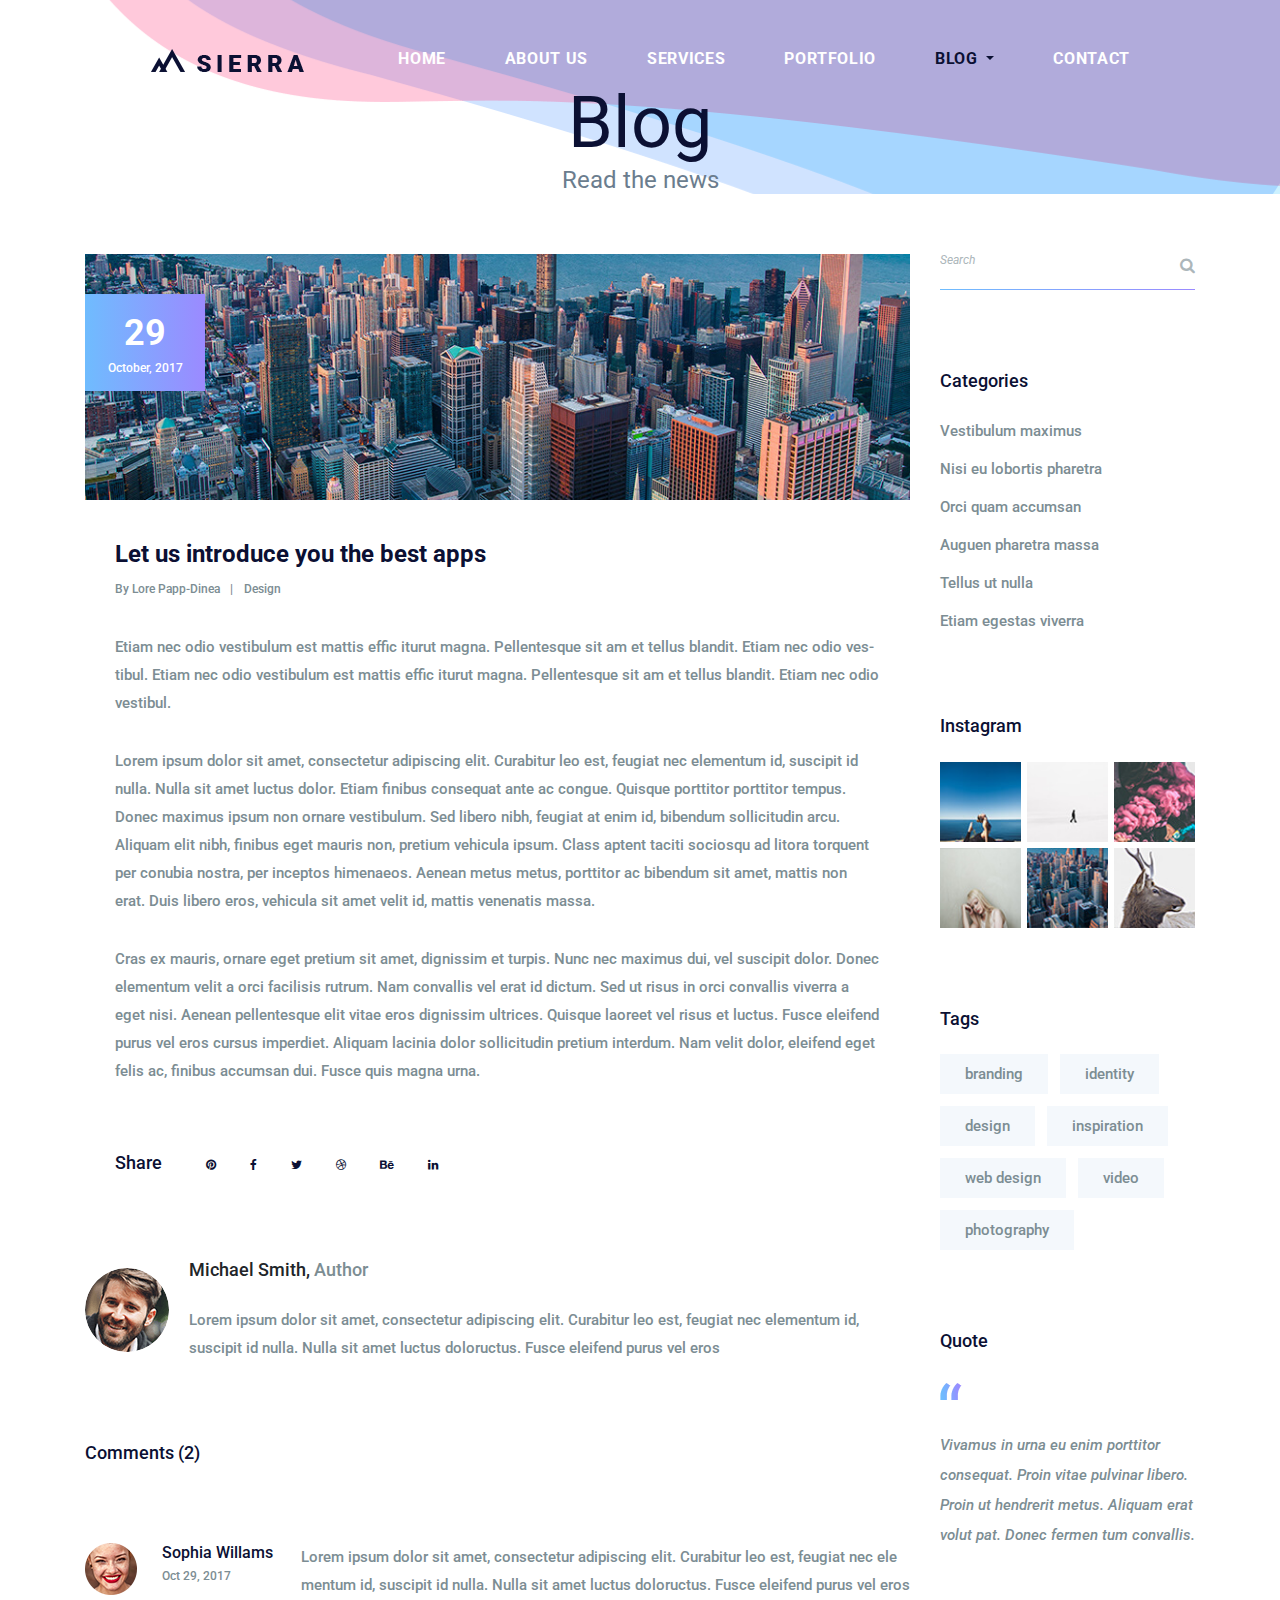
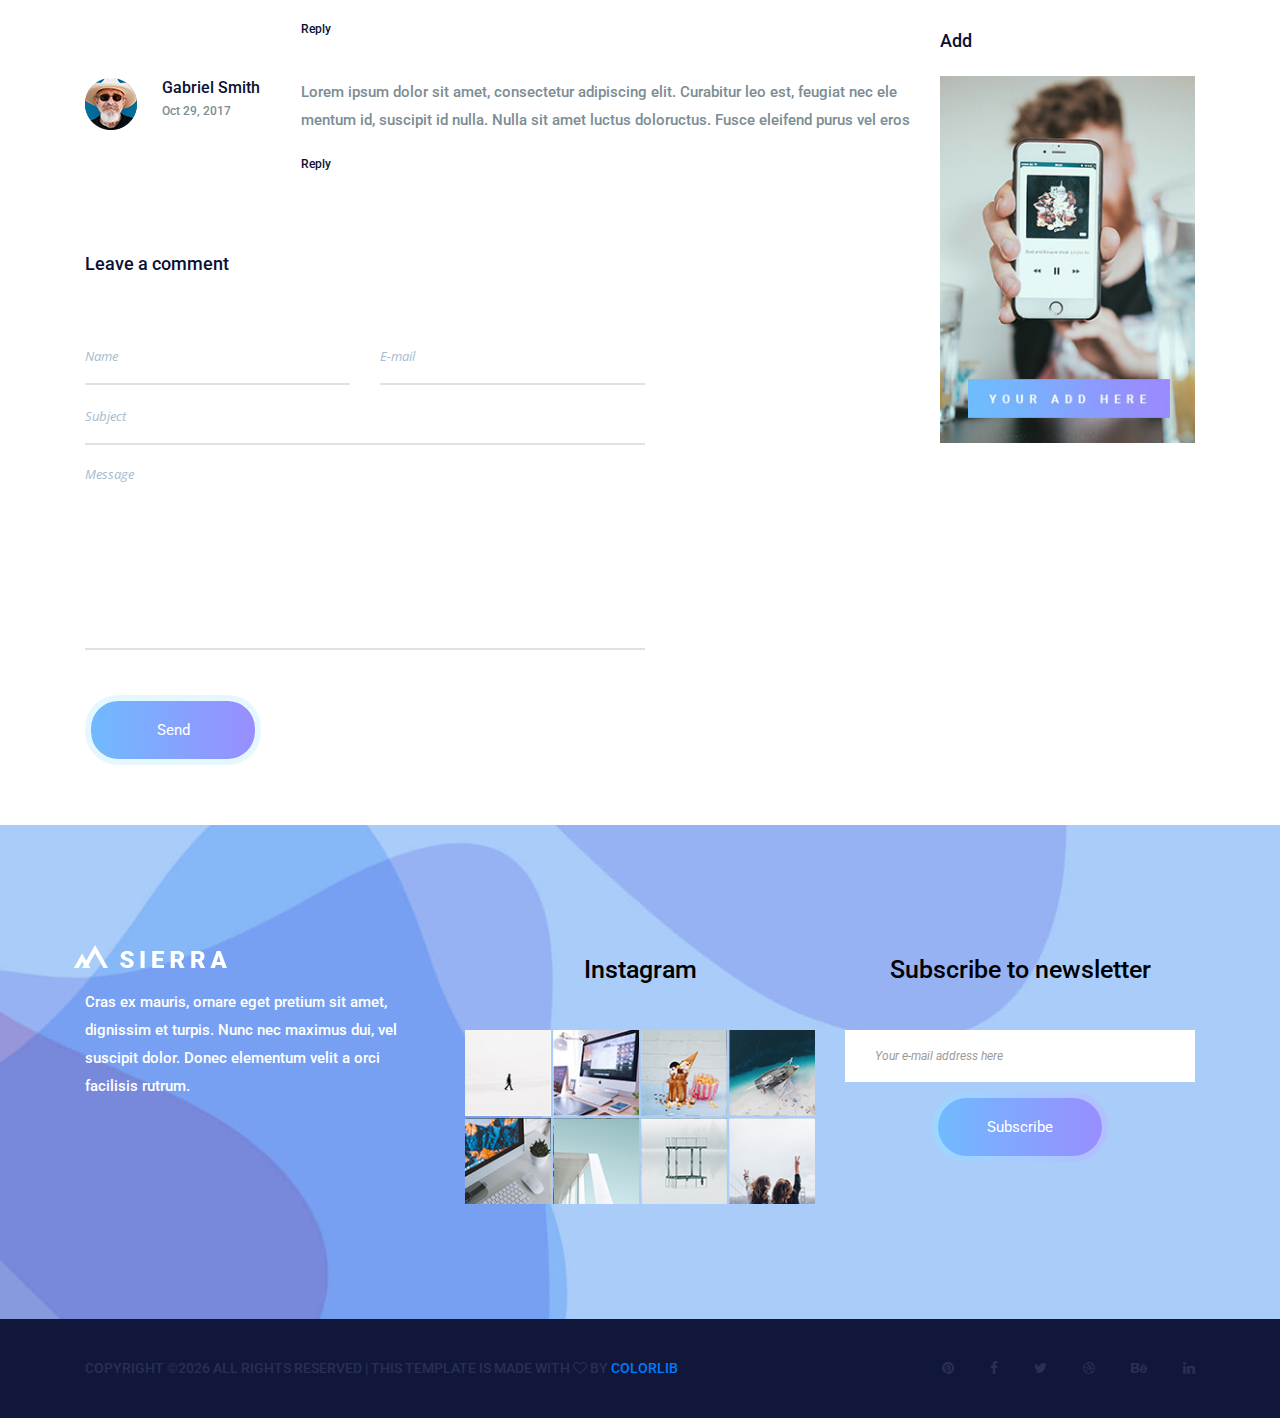
<file: single-blog.html>
<!DOCTYPE html>
<html lang="en">
    <head>
        <meta charset="utf-8">
        <meta http-equiv="X-UA-Compatible" content="IE=edge">
        <meta name="viewport" content="width=device-width, initial-scale=1">
        
        <link rel="icon" href="img/fav-icon.png" type="image/x-icon" />
        <!-- The above 3 meta tags *must* come first in the head; any other head content must come *after* these tags -->
        <title>Sierra</title>

        <!-- Icon css link -->
        <link href="css/font-awesome.min.css" rel="stylesheet">
        <!-- Bootstrap -->
        <link href="css/bootstrap.min.css" rel="stylesheet">
        
        <!-- Rev slider css -->
        <link href="vendors/revolution/css/settings.css" rel="stylesheet">
        <link href="vendors/revolution/css/layers.css" rel="stylesheet">
        <link href="vendors/revolution/css/navigation.css" rel="stylesheet">
        
        <!-- Extra plugin css -->
        <link href="vendors/owl-carousel/owl.carousel.min.css" rel="stylesheet">
        <link href="vendors/magnify-popup/magnific-popup.css" rel="stylesheet">
        
        
        <link href="css/style.css" rel="stylesheet">
        <link href="css/responsive.css" rel="stylesheet">

        <!-- HTML5 shim and Respond.js for IE8 support of HTML5 elements and media queries -->
        <!-- WARNING: Respond.js doesn't work if you view the page via file:// -->
        <!--[if lt IE 9]>
        <script src="https://oss.maxcdn.com/html5shiv/3.7.3/html5shiv.min.js"></script>
        <script src="https://oss.maxcdn.com/respond/1.4.2/respond.min.js"></script>
        <![endif]-->
    </head>
    <body>
        
        <!--================Header Menu Area =================-->
        <header class="main_menu_area">
            <nav class="navbar navbar-expand-lg navbar-light bg-light">
                <a class="navbar-brand" href="#"><img src="img/logo.png" alt=""></a>
                <button class="navbar-toggler" type="button" data-toggle="collapse" data-target="#navbarSupportedContent" aria-controls="navbarSupportedContent" aria-expanded="false" aria-label="Toggle navigation">
                    <span></span>
                    <span></span>
                    <span></span>
                </button>

                <div class="collapse navbar-collapse" id="navbarSupportedContent">
                    <ul class="navbar-nav">
                        <li class="nav-item"><a class="nav-link" href="index.html">Home</a></li>
                        <li class="nav-item"><a class="nav-link" href="about-us.html">About Us</a></li>
                        <li class="nav-item"><a class="nav-link" href="service.html">Services</a></li>
                        <li class="nav-item"><a class="nav-link" href="portfolio.html">Portfolio</a></li>
                        <li class="nav-item dropdown submenu active">
                            <a class="nav-link dropdown-toggle" href="#" id="navbarDropdown" role="button" data-toggle="dropdown" aria-haspopup="true" aria-expanded="false">
                            Blog
                            </a>
                            <ul class="dropdown-menu" aria-labelledby="navbarDropdown">
                                <li class="nav-item"><a class="nav-link" href="blog.html">Blog</a></li>
                                <li class="nav-item"><a class="nav-link" href="single-blog.html">Blog Details</a></li>
                                <li class="nav-item"><a class="nav-link" href="elements.html">Elements</a></li>
                            </ul>
                        </li>
                        <li class="nav-item"><a class="nav-link" href="contact.html">Contact</a></li>
                    </ul>
                </div>
            </nav>
        </header>
        <!--================End Header Menu Area =================-->
        
        <!--================Banner Area =================-->
        <section class="banner_area">
            <div class="container">
                <div class="banner_inner_text">
                    <h2>Blog</h2>
                    <p>Read the news</p>
                </div>
            </div>
        </section>
        <!--================End Banner Area =================-->
        
        <!--================Blog Main Area =================-->
        <section class="blog_main_area p_100">
            <div class="container">
                <div class="row">
                    <div class="col-lg-9">
                        <div class="single_blog_inner">
                            <div class="s_blog_main">
                                <div class="blog_img">
                                    <img class="img-fluid" src="img/blog/blog-1.jpg" alt="">
                                    <div class="blog_date">
                                        <h4>29</h4>
                                        <h5>October, 2017</h5>
                                    </div>
                                </div>
                                <div class="blog_text">
                                    <a href="#"><h4>Let us introduce you the best apps</h4></a>
                                    <div class="blog_author">
                                        <a href="#">By Lore Papp-Dinea</a>
                                        <a href="#">Design</a>
                                    </div>
                                    <p>Etiam nec odio vestibulum est mattis effic iturut magna. Pellentesque sit am et tellus blandit. Etiam nec odio ves-tibul. Etiam nec odio vestibulum est mattis effic iturut magna. Pellentesque sit am et tellus blandit. Etiam nec odio vestibul. </p>
                                    <p> Lorem ipsum dolor sit amet, consectetur adipiscing elit. Curabitur leo est, feugiat nec elementum id, suscipit id nulla. Nulla sit amet luctus dolor. Etiam finibus consequat ante ac congue. Quisque porttitor porttitor tempus. Donec maximus ipsum non ornare vestibulum. Sed libero nibh, feugiat at enim id, bibendum sollicitudin arcu. Aliquam elit nibh, finibus eget mauris non, pretium vehicula ipsum. Class aptent taciti sociosqu ad litora torquent per conubia nostra, per inceptos himenaeos. Aenean metus metus, porttitor ac bibendum sit amet, mattis non erat. Duis libero eros, vehicula sit amet velit id, mattis venenatis massa.</p>
                                    <p>Cras ex mauris, ornare eget pretium sit amet, dignissim et turpis. Nunc nec maximus dui, vel suscipit dolor. Donec elementum velit a orci facilisis rutrum. Nam convallis vel erat id dictum. Sed ut risus in orci convallis viverra a eget nisi. Aenean pellentesque elit vitae eros dignissim ultrices. Quisque laoreet vel risus et luctus. Fusce eleifend purus vel eros cursus imperdiet. Aliquam lacinia dolor sollicitudin pretium interdum. Nam velit dolor, eleifend eget felis ac, finibus accumsan dui. Fusce quis magna urna. </p>
                                </div>
                            </div>
                            <div class="s_blog_social">
                                <h3>Share</h3>
                                <ul>
                                    <li><a href="#"><i class="fa fa-pinterest" aria-hidden="true"></i></a></li>
                                    <li><a href="#"><i class="fa fa-facebook" aria-hidden="true"></i></a></li>
                                    <li><a href="#"><i class="fa fa-twitter" aria-hidden="true"></i></a></li>
                                    <li><a href="#"><i class="fa fa-dribbble" aria-hidden="true"></i></a></li>
                                    <li><a href="#"><i class="fa fa-behance" aria-hidden="true"></i></a></li>
                                    <li><a href="#"><i class="fa fa-linkedin" aria-hidden="true"></i></a></li>
                                </ul>
                            </div>
                            <div class="blog_author">
                                <div class="media">
                                    <div class="d-flex">
                                        <img class="rounded-circle" src="img/blog/blog-author.png" alt="">
                                    </div>
                                    <div class="media-body">
                                        <h4>Michael Smith, <span>Author</span></h4>
                                        <p> Lorem ipsum dolor sit amet, consectetur adipiscing elit. Curabitur leo est, feugiat nec elementum id, suscipit id nulla. Nulla sit amet luctus doloructus. Fusce eleifend purus vel eros </p>
                                    </div>
                                </div>
                            </div>
                            <div class="blog_comment">
                                <h3>Comments (2)</h3>
                                <div class="media">
                                    <img src="img/comment/comment-1.png" alt="">
                                    <div class="d-flex">
                                        <h4>Sophia Willams</h4>
                                        <h5>Oct 29, 2017</h5>
                                    </div>
                                    <div class="media-body">
                                        <p>Lorem ipsum dolor sit amet, consectetur adipiscing elit. Curabitur leo est, feugiat nec ele mentum id, suscipit id nulla. Nulla sit amet luctus doloructus. Fusce eleifend purus vel eros</p>
                                        <a href="#">Reply</a>
                                    </div>
                                </div>
                                <div class="media">
                                    <img src="img/comment/comment-2.png" alt="">
                                    <div class="d-flex">
                                        <h4>Gabriel Smith</h4>
                                        <h5>Oct 29, 2017</h5>
                                    </div>
                                    <div class="media-body">
                                        <p>Lorem ipsum dolor sit amet, consectetur adipiscing elit. Curabitur leo est, feugiat nec ele mentum id, suscipit id nulla. Nulla sit amet luctus doloructus. Fusce eleifend purus vel eros</p>
                                        <a href="#">Reply</a>
                                    </div>
                                </div>
                            </div>
                            <div class="blog_comment_form">
                                <h3>Leave a comment</h3>
                                <form class="row contact_us_form" action="contact_process.php" method="post" id="contactForm" novalidate="novalidate">
                                    <div class="form-group col-sm-6">
                                        <input type="text" class="form-control" id="name" name="name" placeholder="Name">
                                    </div>
                                    <div class="form-group col-sm-6">
                                        <input type="email" class="form-control" id="email" name="email" placeholder="E-mail">
                                    </div>
                                    <div class="form-group col-sm-12">
                                        <input type="text" class="form-control" id="subject" name="subject" placeholder="Subject">
                                    </div>
                                    <div class="form-group col-sm-12">
                                        <textarea class="form-control" name="message" id="message" rows="1" placeholder="Message"></textarea>
                                    </div>
                                    <div class="form-group col-sm-12">
                                        <button type="submit" value="submit" class="btn submit_btn form-control">Send</button>
                                    </div>
                                </form>
                            </div>
                        </div>
                    </div>
                    <div class="col-lg-3">
                        <div class="blog_right_sidebar">
                            <aside class="r_widget search_widget">
                                <div class="input-group">
                                    <input type="text" class="form-control" placeholder="Search" aria-label="Search">
                                    <span class="input-group-btn">
                                        <button class="btn btn-secondary" type="button"><i class="fa fa-search"></i></button>
                                    </span>
                                </div>
                            </aside>
                            <aside class="r_widget categories_widget">
                                <div class="r_w_title">
                                    <h3>Categories</h3>
                                </div>
                                <ul>
                                    <li><a href="#">Vestibulum maximus</a></li>
                                    <li><a href="#">Nisi eu lobortis pharetra</a></li>
                                    <li><a href="#">Orci quam accumsan</a></li>
                                    <li><a href="#">Auguen pharetra massa</a></li>
                                    <li><a href="#">Tellus ut nulla</a></li>
                                    <li><a href="#"> Etiam egestas viverra </a></li>
                                </ul>
                            </aside>
                            <aside class="r_widget insta_widget">
                                <div class="r_w_title">
                                    <h3>Instagram</h3>
                                </div>
                                <ul>
                                    <li><a href="https://www.instagram.com/?hl=en">
                                        <img class="img-fluid" src="img/instagram/right-instagram/r-in-1.jpg" alt="">
                                    </a></li>
                                    <li><a href="https://www.instagram.com/?hl=en">
                                        <img class="img-fluid" src="img/instagram/right-instagram/r-in-2.jpg" alt="">
                                    </a></li>
                                    <li><a href="https://www.instagram.com/?hl=en">
                                        <img class="img-fluid" src="img/instagram/right-instagram/r-in-3.jpg" alt="">
                                    </a></li>
                                    <li><a href="https://www.instagram.com/?hl=en">
                                        <img class="img-fluid" src="img/instagram/right-instagram/r-in-4.jpg" alt="">
                                    </a></li>
                                    <li><a href="https://www.instagram.com/?hl=en">
                                        <img class="img-fluid" src="img/instagram/right-instagram/r-in-5.jpg" alt="">
                                    </a></li>
                                    <li><a href="https://www.instagram.com/?hl=en">
                                        <img class="img-fluid" src="img/instagram/right-instagram/r-in-6.jpg" alt="">
                                    </a></li>
                                </ul>
                            </aside>
                            <aside class="r_widget tag_widget">
                                <div class="r_w_title">
                                    <h3>Tags</h3>
                                </div>
                                <ul>
                                    <li><a href="#">branding</a></li>
                                    <li><a href="#">identity</a></li>
                                    <li><a href="#">design</a></li>
                                    <li><a href="#">inspiration</a></li>
                                    <li><a href="#">web design</a></li>
                                    <li><a href="#">video</a></li>
                                    <li><a href="#">photography</a></li>
                                </ul>
                            </aside>
                            <aside class="r_widget quote_widget">
                                <div class="r_w_title">
                                    <h3>Quote</h3>
                                </div>
                                <img src="img/icon/quote-icon.png" alt="">
                                <p>Vivamus in urna eu enim porttitor consequat. Proin vitae pulvinar libero. Proin ut hendrerit metus. Aliquam erat volut pat. Donec fermen tum convallis.</p>
                            </aside>
                            <aside class="r_widget add_widget">
                                <div class="r_w_title">
                                    <h3>Add</h3>
                                </div>
                                <img class="img-fluid" src="img/add.jpg" alt="">
                            </aside>
                        </div>
                    </div>
                </div>
            </div>
        </section>
        <!--================End Blog Main Area =================-->
        
        <!--================Footer Area =================-->
        <footer class="footr_area">
            <div class="footer_widget_area">
                <div class="container">
                    <div class="row footer_widget_inner">
                        <div class="col-lg-4 col-sm-6">
                            <aside class="f_widget f_about_widget">
                                <img src="img/footer-logo.png" alt="">
                                <p>Cras ex mauris, ornare eget pretium sit amet, dignissim et turpis. Nunc nec maximus dui, vel suscipit dolor. Donec elementum velit a orci facilisis rutrum.</p>
                            </aside>
                        </div>
                        <div class="col-lg-4 col-sm-6">
                            <aside class="f_widget f_insta_widget">
                                <div class="f_title">
                                    <h3>Instagram</h3>
                                </div>
                                <ul>
                                    <li><a href="#"><img src="img/instagram/ins-1.jpg" alt=""></a></li>
                                    <li><a href="#"><img src="img/instagram/ins-2.jpg" alt=""></a></li>
                                    <li><a href="#"><img src="img/instagram/ins-3.jpg" alt=""></a></li>
                                    <li><a href="#"><img src="img/instagram/ins-4.jpg" alt=""></a></li>
                                    <li><a href="#"><img src="img/instagram/ins-5.jpg" alt=""></a></li>
                                    <li><a href="#"><img src="img/instagram/ins-6.jpg" alt=""></a></li>
                                    <li><a href="#"><img src="img/instagram/ins-7.jpg" alt=""></a></li>
                                    <li><a href="#"><img src="img/instagram/ins-8.jpg" alt=""></a></li>
                                </ul>
                            </aside>
                        </div>
                        <div class="col-lg-4 col-sm-6">
                            <aside class="f_widget f_subs_widget">
                                <div class="f_title">
                                    <h3>Subscribe to newsletter</h3>
                                </div>
                                <div class="input-group">
                                    <input type="text" class="form-control" placeholder="Your e-mail address here" aria-label="Your e-mail address here">
                                    <span class="input-group-btn">
                                        <button class="btn btn-secondary submit_btn" type="button">Subscribe</button>
                                    </span>
                                </div>
                            </aside>
                        </div>
                    </div>
                </div>
            </div>
            <div class="footer_copyright">
                <div class="container">
                    <div class="float-sm-left">
                        <h5><!-- Link back to Colorlib can't be removed. Template is licensed under CC BY 3.0. -->
Copyright &copy;<script>document.write(new Date().getFullYear());</script> All rights reserved | This template is made with <i class="fa fa-heart-o" aria-hidden="true"></i> by <a href="https://colorlib.com" target="_blank">Colorlib</a>
<!-- Link back to Colorlib can't be removed. Template is licensed under CC BY 3.0. --></h5>
                    </div>
                    <div class="float-sm-right">
                        <ul>
                            <li><a href="#"><i class="fa fa-pinterest"></i></a></li>
                            <li><a href="#"><i class="fa fa-facebook"></i></a></li>
                            <li><a href="#"><i class="fa fa-twitter"></i></a></li>
                            <li><a href="#"><i class="fa fa-dribbble"></i></a></li>
                            <li><a href="#"><i class="fa fa-behance"></i></a></li>
                            <li><a href="#"><i class="fa fa-linkedin"></i></a></li>
                        </ul>
                    </div>
                </div>
            </div>
        </footer>
        <!--================End Footer Area =================-->
        
        
        
        
        <!-- jQuery (necessary for Bootstrap's JavaScript plugins) -->
        <script src="js/jquery-3.2.1.min.js"></script>
        <!-- Include all compiled plugins (below), or include individual files as needed -->
        <script src="js/popper.min.js"></script>
        <script src="js/bootstrap.min.js"></script>
        <!-- Rev slider js -->
        <script src="vendors/revolution/js/jquery.themepunch.tools.min.js"></script>
        <script src="vendors/revolution/js/jquery.themepunch.revolution.min.js"></script>
        <script src="vendors/revolution/js/extensions/revolution.extension.actions.min.js"></script>
        <script src="vendors/revolution/js/extensions/revolution.extension.video.min.js"></script>
        <script src="vendors/revolution/js/extensions/revolution.extension.slideanims.min.js"></script>
        <script src="vendors/revolution/js/extensions/revolution.extension.layeranimation.min.js"></script>
        <script src="vendors/revolution/js/extensions/revolution.extension.navigation.min.js"></script>
        <script src="vendors/revolution/js/extensions/revolution.extension.slideanims.min.js"></script>
        <!-- Extra plugin css -->
        <script src="vendors/counterup/jquery.waypoints.min.js"></script>
        <script src="vendors/counterup/jquery.counterup.min.js"></script> 
        <script src="vendors/counterup/apear.js"></script>
        <script src="vendors/counterup/countto.js"></script>
        <script src="vendors/owl-carousel/owl.carousel.min.js"></script>
        <script src="vendors/magnify-popup/jquery.magnific-popup.min.js"></script>
        <script src="js/smoothscroll.js"></script>
        <script src="vendors/circle-bar/circle-progress.min.js"></script>
        <script src="vendors/circle-bar/plugins.js"></script>
        <script src="vendors/isotope/imagesloaded.pkgd.min.js"></script>
        <script src="vendors/isotope/isotope.pkgd.min.js"></script>
        
        <script src="js/circle-active.js"></script>
        <script src="js/theme.js"></script>
    </body>
</html>
</file>
<file: vendors/revolution/css/settings.css>
/*-----------------------------------------------------------------------------

-	Revolution Slider 5.0 Default Style Settings -

Screen Stylesheet

version:   	5.3.1
date:      	07/12/15
author:		themepunch
email:     	info@themepunch.com
website:   	http://www.themepunch.com
-----------------------------------------------------------------------------*/

#debungcontrolls,.debugtimeline{width:100%;box-sizing:border-box}.rev_column,.rev_column .tp-parallax-wrap,.tp-svg-layer svg{vertical-align:top}#debungcontrolls{z-index:100000;position:fixed;bottom:0;height:auto;background:rgba(0,0,0,.6);padding:10px}.debugtimeline{height:10px;position:relative;margin-bottom:3px;display:none;white-space:nowrap}.debugtimeline:hover{height:15px}.the_timeline_tester{background:#e74c3c;position:absolute;top:0;left:0;height:100%;width:0}.debugtimeline.tl_slide .the_timeline_tester{background:#f39c12}.debugtimeline.tl_frame .the_timeline_tester{background:#3498db}.debugtimline_txt{color:#fff;font-weight:400;font-size:7px;position:absolute;left:10px;top:0;white-space:nowrap;line-height:10px}.rtl{direction:rtl}@font-face{font-family:revicons;src:url(../fonts/revicons/revicons.eot?5510888);src:url(../fonts/revicons/revicons.eot?5510888#iefix) format('embedded-opentype'),url(../fonts/revicons/revicons.woff?5510888) format('woff'),url(../fonts/revicons/revicons.ttf?5510888) format('truetype'),url(../fonts/revicons/revicons.svg?5510888#revicons) format('svg');font-weight:400;font-style:normal}[class*=" revicon-"]:before,[class^=revicon-]:before{font-family:revicons;font-style:normal;font-weight:400;speak:none;display:inline-block;text-decoration:inherit;width:1em;margin-right:.2em;text-align:center;font-variant:normal;text-transform:none;line-height:1em;margin-left:.2em}.revicon-search-1:before{content:'\e802'}.revicon-pencil-1:before{content:'\e831'}.revicon-picture-1:before{content:'\e803'}.revicon-cancel:before{content:'\e80a'}.revicon-info-circled:before{content:'\e80f'}.revicon-trash:before{content:'\e801'}.revicon-left-dir:before{content:'\e817'}.revicon-right-dir:before{content:'\e818'}.revicon-down-open:before{content:'\e83b'}.revicon-left-open:before{content:'\e819'}.revicon-right-open:before{content:'\e81a'}.revicon-angle-left:before{content:'\e820'}.revicon-angle-right:before{content:'\e81d'}.revicon-left-big:before{content:'\e81f'}.revicon-right-big:before{content:'\e81e'}.revicon-magic:before{content:'\e807'}.revicon-picture:before{content:'\e800'}.revicon-export:before{content:'\e80b'}.revicon-cog:before{content:'\e832'}.revicon-login:before{content:'\e833'}.revicon-logout:before{content:'\e834'}.revicon-video:before{content:'\e805'}.revicon-arrow-combo:before{content:'\e827'}.revicon-left-open-1:before{content:'\e82a'}.revicon-right-open-1:before{content:'\e82b'}.revicon-left-open-mini:before{content:'\e822'}.revicon-right-open-mini:before{content:'\e823'}.revicon-left-open-big:before{content:'\e824'}.revicon-right-open-big:before{content:'\e825'}.revicon-left:before{content:'\e836'}.revicon-right:before{content:'\e826'}.revicon-ccw:before{content:'\e808'}.revicon-arrows-ccw:before{content:'\e806'}.revicon-palette:before{content:'\e829'}.revicon-list-add:before{content:'\e80c'}.revicon-doc:before{content:'\e809'}.revicon-left-open-outline:before{content:'\e82e'}.revicon-left-open-2:before{content:'\e82c'}.revicon-right-open-outline:before{content:'\e82f'}.revicon-right-open-2:before{content:'\e82d'}.revicon-equalizer:before{content:'\e83a'}.revicon-layers-alt:before{content:'\e804'}.revicon-popup:before{content:'\e828'}.rev_slider_wrapper{position:relative;z-index:0;width:100%}.rev_slider{position:relative;overflow:visible}.entry-content .rev_slider a,.rev_slider a{box-shadow:none}.tp-overflow-hidden{overflow:hidden!important}.group_ov_hidden{overflow:hidden}.rev_slider img,.tp-simpleresponsive img{max-width:none!important;transition:none;margin:0;padding:0;border:none}.rev_slider .no-slides-text{font-weight:700;text-align:center;padding-top:80px}.rev_slider>ul,.rev_slider>ul>li,.rev_slider>ul>li:before,.rev_slider_wrapper>ul,.tp-revslider-mainul>li,.tp-revslider-mainul>li:before,.tp-simpleresponsive>ul,.tp-simpleresponsive>ul>li,.tp-simpleresponsive>ul>li:before{list-style:none!important;position:absolute;margin:0!important;padding:0!important;overflow-x:visible;overflow-y:visible;background-image:none;background-position:0 0;text-indent:0;top:0;left:0}.rev_slider>ul>li,.rev_slider>ul>li:before,.tp-revslider-mainul>li,.tp-revslider-mainul>li:before,.tp-simpleresponsive>ul>li,.tp-simpleresponsive>ul>li:before{visibility:hidden}.tp-revslider-mainul,.tp-revslider-slidesli{padding:0!important;margin:0!important;list-style:none!important}.fullscreen-container,.fullwidthbanner-container{padding:0;position:relative}.rev_slider li.tp-revslider-slidesli{position:absolute!important}.tp-caption .rs-untoggled-content{display:block}.tp-caption .rs-toggled-content{display:none}.rs-toggle-content-active.tp-caption .rs-toggled-content{display:block}.rs-toggle-content-active.tp-caption .rs-untoggled-content{display:none}.rev_slider .caption,.rev_slider .tp-caption{position:relative;visibility:hidden;white-space:nowrap;display:block;-webkit-font-smoothing:antialiased!important;z-index:1}.rev_slider .caption,.rev_slider .tp-caption,.tp-simpleresponsive img{-moz-user-select:none;-khtml-user-select:none;-webkit-user-select:none;-o-user-select:none}.rev_slider .tp-mask-wrap .tp-caption,.rev_slider .tp-mask-wrap :last-child,.wpb_text_column .rev_slider .tp-mask-wrap .tp-caption,.wpb_text_column .rev_slider .tp-mask-wrap :last-child{margin-bottom:0}.tp-svg-layer svg{width:100%;height:100%;position:relative}.tp-carousel-wrapper{cursor:url(openhand.cur),move}.tp-carousel-wrapper.dragged{cursor:url(closedhand.cur),move}.tp_inner_padding{box-sizing:border-box;max-height:none!important}.tp-caption.tp-layer-selectable{-moz-user-select:all;-khtml-user-select:all;-webkit-user-select:all;-o-user-select:all}.tp-caption.tp-hidden-caption,.tp-forcenotvisible,.tp-hide-revslider,.tp-parallax-wrap.tp-hidden-caption{visibility:hidden!important;display:none!important}.rev_slider audio,.rev_slider embed,.rev_slider iframe,.rev_slider object,.rev_slider video{max-width:none!important}.tp-element-background{position:absolute;top:0;left:0;width:100%;height:100%;z-index:0}.rev_row_zone{position:absolute;width:100%;left:0;box-sizing:border-box;min-height:50px;font-size:0}.rev_column_inner,.rev_slider .tp-caption.rev_row{position:relative;width:100%!important;box-sizing:border-box}.rev_row_zone_top{top:0}.rev_row_zone_middle{top:50%;transform:translateY(-50%)}.rev_row_zone_bottom{bottom:0}.rev_slider .tp-caption.rev_row{display:table;table-layout:fixed;vertical-align:top;height:auto!important;font-size:0}.rev_column{display:table-cell;position:relative;height:auto;box-sizing:border-box;font-size:0}.rev_column_inner{display:block;height:auto!important;white-space:normal!important}.rev_column_bg{width:100%;height:100%;position:absolute;top:0;left:0;z-index:0;box-sizing:border-box;background-clip:content-box;border:0 solid transparent}.tp-caption .backcorner,.tp-caption .backcornertop,.tp-caption .frontcorner,.tp-caption .frontcornertop{height:0;top:0;width:0;position:absolute}.rev_column_inner .tp-loop-wrap,.rev_column_inner .tp-mask-wrap,.rev_column_inner .tp-parallax-wrap{text-align:inherit}.rev_column_inner .tp-mask-wrap{display:inline-block}.rev_column_inner .tp-parallax-wrap,.rev_column_inner .tp-parallax-wrap .tp-loop-wrap,.rev_column_inner .tp-parallax-wrap .tp-mask-wrap{position:relative!important;left:auto!important;top:auto!important;line-height:0}.tp-video-play-button,.tp-video-play-button i{line-height:50px!important;vertical-align:top;text-align:center}.rev_column_inner .rev_layer_in_column,.rev_column_inner .tp-parallax-wrap,.rev_column_inner .tp-parallax-wrap .tp-loop-wrap,.rev_column_inner .tp-parallax-wrap .tp-mask-wrap{vertical-align:top}.rev_break_columns{display:block!important}.rev_break_columns .tp-parallax-wrap.rev_column{display:block!important;width:100%!important}.fullwidthbanner-container{overflow:hidden}.fullwidthbanner-container .fullwidthabanner{width:100%;position:relative}.tp-static-layers{position:absolute;z-index:101;top:0;left:0}.tp-caption .frontcorner{border-left:40px solid transparent;border-right:0 solid transparent;border-top:40px solid #00A8FF;left:-40px}.tp-caption .backcorner{border-left:0 solid transparent;border-right:40px solid transparent;border-bottom:40px solid #00A8FF;right:0}.tp-caption .frontcornertop{border-left:40px solid transparent;border-right:0 solid transparent;border-bottom:40px solid #00A8FF;left:-40px}.tp-caption .backcornertop{border-left:0 solid transparent;border-right:40px solid transparent;border-top:40px solid #00A8FF;right:0}.tp-layer-inner-rotation{position:relative!important}img.tp-slider-alternative-image{width:100%;height:auto}.caption.fullscreenvideo,.rs-background-video-layer,.tp-caption.coverscreenvideo,.tp-caption.fullscreenvideo{width:100%;height:100%;top:0;left:0;position:absolute}.noFilterClass{filter:none!important}.rs-background-video-layer{visibility:hidden;z-index:0}.caption.fullscreenvideo audio,.caption.fullscreenvideo iframe,.caption.fullscreenvideo video,.tp-caption.fullscreenvideo iframe,.tp-caption.fullscreenvideo iframe audio,.tp-caption.fullscreenvideo iframe video{width:100%!important;height:100%!important;display:none}.fullcoveredvideo audio,.fullscreenvideo audio .fullcoveredvideo video,.fullscreenvideo video{background:#000}.fullcoveredvideo .tp-poster{background-position:center center;background-size:cover;width:100%;height:100%;top:0;left:0}.videoisplaying .html5vid .tp-poster{display:none}.tp-video-play-button{background:#000;background:rgba(0,0,0,.3);border-radius:5px;position:absolute;top:50%;left:50%;color:#FFF;margin-top:-25px;margin-left:-25px;cursor:pointer;width:50px;height:50px;box-sizing:border-box;display:inline-block;z-index:4;opacity:0;transition:opacity .3s ease-out!important}.tp-audio-html5 .tp-video-play-button,.tp-hiddenaudio{display:none!important}.tp-caption .html5vid{width:100%!important;height:100%!important}.tp-video-play-button i{width:50px;height:50px;display:inline-block;font-size:40px!important}.rs-fullvideo-cover,.tp-dottedoverlay,.tp-shadowcover{height:100%;top:0;left:0;position:absolute}.tp-caption:hover .tp-video-play-button{opacity:1;display:block}.tp-caption .tp-revstop{display:none;border-left:5px solid #fff!important;border-right:5px solid #fff!important;margin-top:15px!important;line-height:20px!important;vertical-align:top;font-size:25px!important}.tp-seek-bar,.tp-video-button,.tp-volume-bar{outline:0;line-height:12px;margin:0;cursor:pointer}.videoisplaying .revicon-right-dir{display:none}.videoisplaying .tp-revstop{display:inline-block}.videoisplaying .tp-video-play-button{display:none}.fullcoveredvideo .tp-video-play-button{display:none!important}.fullscreenvideo .fullscreenvideo audio,.fullscreenvideo .fullscreenvideo video{object-fit:contain!important}.fullscreenvideo .fullcoveredvideo audio,.fullscreenvideo .fullcoveredvideo video{object-fit:cover!important}.tp-video-controls{position:absolute;bottom:0;left:0;right:0;padding:5px;opacity:0;transition:opacity .3s;background-image:linear-gradient(to bottom,#000 13%,#323232 100%);display:table;max-width:100%;overflow:hidden;box-sizing:border-box}.rev-btn.rev-hiddenicon i,.rev-btn.rev-withicon i{transition:all .2s ease-out!important;font-size:15px}.tp-caption:hover .tp-video-controls{opacity:.9}.tp-video-button{background:rgba(0,0,0,.5);border:0;border-radius:3px;font-size:12px;color:#fff;padding:0}.tp-video-button:hover{cursor:pointer}.tp-video-button-wrap,.tp-video-seek-bar-wrap,.tp-video-vol-bar-wrap{padding:0 5px;display:table-cell;vertical-align:middle}.tp-video-seek-bar-wrap{width:80%}.tp-video-vol-bar-wrap{width:20%}.tp-seek-bar,.tp-volume-bar{width:100%;padding:0}.rs-fullvideo-cover{width:100%;background:0 0;z-index:5}.disabled_lc .tp-video-play-button,.rs-background-video-layer audio::-webkit-media-controls,.rs-background-video-layer video::-webkit-media-controls,.rs-background-video-layer video::-webkit-media-controls-start-playback-button{display:none!important}.tp-audio-html5 .tp-video-controls{opacity:1!important;visibility:visible!important}.tp-dottedoverlay{background-repeat:repeat;width:100%;z-index:3}.tp-dottedoverlay.twoxtwo{background:url(../assets/gridtile.png)}.tp-dottedoverlay.twoxtwowhite{background:url(../assets/gridtile_white.png)}.tp-dottedoverlay.threexthree{background:url(../assets/gridtile_3x3.png)}.tp-dottedoverlay.threexthreewhite{background:url(../assets/gridtile_3x3_white.png)}.tp-shadowcover{width:100%;background:#fff;z-index:-1}.tp-shadow1{box-shadow:0 10px 6px -6px rgba(0,0,0,.8)}.tp-shadow2:after,.tp-shadow2:before,.tp-shadow3:before,.tp-shadow4:after{z-index:-2;position:absolute;content:"";bottom:10px;left:10px;width:50%;top:85%;max-width:300px;background:0 0;box-shadow:0 15px 10px rgba(0,0,0,.8);transform:rotate(-3deg)}.tp-shadow2:after,.tp-shadow4:after{transform:rotate(3deg);right:10px;left:auto}.tp-shadow5{position:relative;box-shadow:0 1px 4px rgba(0,0,0,.3),0 0 40px rgba(0,0,0,.1) inset}.tp-shadow5:after,.tp-shadow5:before{content:"";position:absolute;z-index:-2;box-shadow:0 0 25px 0 rgba(0,0,0,.6);top:30%;bottom:0;left:20px;right:20px;border-radius:100px/20px}.tp-button{padding:6px 13px 5px;border-radius:3px;height:30px;cursor:pointer;color:#fff!important;text-shadow:0 1px 1px rgba(0,0,0,.6)!important;font-size:15px;line-height:45px!important;font-family:arial,sans-serif;font-weight:700;letter-spacing:-1px;text-decoration:none}.tp-button.big{color:#fff;text-shadow:0 1px 1px rgba(0,0,0,.6);font-weight:700;padding:9px 20px;font-size:19px;line-height:57px!important}.purchase:hover,.tp-button.big:hover,.tp-button:hover{background-position:bottom,15px 11px}.purchase.green,.purchase:hover.green,.tp-button.green,.tp-button:hover.green{background-color:#21a117;box-shadow:0 3px 0 0 #104d0b}.purchase.blue,.purchase:hover.blue,.tp-button.blue,.tp-button:hover.blue{background-color:#1d78cb;box-shadow:0 3px 0 0 #0f3e68}.purchase.red,.purchase:hover.red,.tp-button.red,.tp-button:hover.red{background-color:#cb1d1d;box-shadow:0 3px 0 0 #7c1212}.purchase.orange,.purchase:hover.orange,.tp-button.orange,.tp-button:hover.orange{background-color:#f70;box-shadow:0 3px 0 0 #a34c00}.purchase.darkgrey,.purchase:hover.darkgrey,.tp-button.darkgrey,.tp-button.grey,.tp-button:hover.darkgrey,.tp-button:hover.grey{background-color:#555;box-shadow:0 3px 0 0 #222}.purchase.lightgrey,.purchase:hover.lightgrey,.tp-button.lightgrey,.tp-button:hover.lightgrey{background-color:#888;box-shadow:0 3px 0 0 #555}.rev-btn,.rev-btn:visited{outline:0!important;box-shadow:none!important;text-decoration:none!important;line-height:44px;font-size:17px;font-weight:500;padding:12px 35px;box-sizing:border-box;font-family:Roboto,sans-serif;cursor:pointer}.rev-btn.rev-uppercase,.rev-btn.rev-uppercase:visited{text-transform:uppercase;letter-spacing:1px;font-size:15px;font-weight:900}.rev-btn.rev-withicon i{font-weight:400;position:relative;top:0;margin-left:10px!important}.rev-btn.rev-hiddenicon i{font-weight:400;position:relative;top:0;opacity:0;margin-left:0!important;width:0!important}.rev-btn.rev-hiddenicon:hover i{opacity:1!important;margin-left:10px!important;width:auto!important}.rev-btn.rev-medium,.rev-btn.rev-medium:visited{line-height:36px;font-size:14px;padding:10px 30px}.rev-btn.rev-medium.rev-hiddenicon i,.rev-btn.rev-medium.rev-withicon i{font-size:14px;top:0}.rev-btn.rev-small,.rev-btn.rev-small:visited{line-height:28px;font-size:12px;padding:7px 20px}.rev-btn.rev-small.rev-hiddenicon i,.rev-btn.rev-small.rev-withicon i{font-size:12px;top:0}.rev-maxround{border-radius:30px}.rev-minround{border-radius:3px}.rev-burger{position:relative;width:60px;height:60px;box-sizing:border-box;padding:22px 0 0 14px;border-radius:50%;border:1px solid rgba(51,51,51,.25);-webkit-tap-highlight-color:transparent;cursor:pointer}.rev-burger span{display:block;width:30px;height:3px;background:#333;transition:.7s;pointer-events:none;transform-style:flat!important}.rev-burger.revb-white span,.rev-burger.revb-whitenoborder span{background:#fff}.rev-burger span:nth-child(2){margin:3px 0}#dialog_addbutton .rev-burger:hover :first-child,.open .rev-burger :first-child,.open.rev-burger :first-child{transform:translateY(6px) rotate(-45deg)}#dialog_addbutton .rev-burger:hover :nth-child(2),.open .rev-burger :nth-child(2),.open.rev-burger :nth-child(2){transform:rotate(-45deg);opacity:0}#dialog_addbutton .rev-burger:hover :last-child,.open .rev-burger :last-child,.open.rev-burger :last-child{transform:translateY(-6px) rotate(-135deg)}.rev-burger.revb-white{border:2px solid rgba(255,255,255,.2)}.rev-burger.revb-darknoborder,.rev-burger.revb-whitenoborder{border:0}.rev-burger.revb-darknoborder span{background:#333}.rev-burger.revb-whitefull{background:#fff;border:none}.rev-burger.revb-whitefull span{background:#333}.rev-burger.revb-darkfull{background:#333;border:none}.rev-burger.revb-darkfull span,.rev-scroll-btn.revs-fullwhite{background:#fff}@keyframes rev-ani-mouse{0%{opacity:1;top:29%}15%{opacity:1;top:50%}50%{opacity:0;top:50%}100%{opacity:0;top:29%}}.rev-scroll-btn{display:inline-block;position:relative;left:0;right:0;text-align:center;cursor:pointer;width:35px;height:55px;box-sizing:border-box;border:3px solid #fff;border-radius:23px}.rev-scroll-btn>*{display:inline-block;line-height:18px;font-size:13px;font-weight:400;color:#fff;font-family:proxima-nova,"Helvetica Neue",Helvetica,Arial,sans-serif;letter-spacing:2px}.rev-scroll-btn>.active,.rev-scroll-btn>:focus,.rev-scroll-btn>:hover{color:#fff}.rev-scroll-btn>.active,.rev-scroll-btn>:active,.rev-scroll-btn>:focus,.rev-scroll-btn>:hover{opacity:.8}.rev-scroll-btn.revs-fullwhite span{background:#333}.rev-scroll-btn.revs-fulldark{background:#333;border:none}.rev-scroll-btn.revs-fulldark span,.tp-bullet{background:#fff}.rev-scroll-btn span{position:absolute;display:block;top:29%;left:50%;width:8px;height:8px;margin:-4px 0 0 -4px;background:#fff;border-radius:50%;animation:rev-ani-mouse 2.5s linear infinite}.rev-scroll-btn.revs-dark{border-color:#333}.rev-scroll-btn.revs-dark span{background:#333}.rev-control-btn{position:relative;display:inline-block;z-index:5;color:#FFF;font-size:20px;line-height:60px;font-weight:400;font-style:normal;font-family:Raleway;text-decoration:none;text-align:center;background-color:#000;border-radius:50px;text-shadow:none;background-color:rgba(0,0,0,.5);width:60px;height:60px;box-sizing:border-box;cursor:pointer}.rev-cbutton-dark-sr,.rev-cbutton-light-sr{border-radius:3px}.rev-cbutton-light,.rev-cbutton-light-sr{color:#333;background-color:rgba(255,255,255,.75)}.rev-sbutton{line-height:37px;width:37px;height:37px}.rev-sbutton-blue{background-color:#3B5998}.rev-sbutton-lightblue{background-color:#00A0D1}.rev-sbutton-red{background-color:#DD4B39}.tp-bannertimer{visibility:hidden;width:100%;height:5px;background:#000;background:rgba(0,0,0,.15);position:absolute;z-index:200;top:0}.tp-bannertimer.tp-bottom{top:auto;bottom:0!important;height:5px}.tp-caption img{background:0 0;-ms-filter:"progid:DXImageTransform.Microsoft.gradient(startColorstr=#00FFFFFF,endColorstr=#00FFFFFF)";filter:progid:DXImageTransform.Microsoft.gradient(startColorstr=#00FFFFFF, endColorstr=#00FFFFFF);zoom:1}.caption.slidelink a div,.tp-caption.slidelink a div{width:3000px;height:1500px;background:url(../assets/coloredbg.png)}.tp-caption.slidelink a span{background:url(../assets/coloredbg.png)}.tp-loader.spinner0,.tp-loader.spinner5{background-image:url(../assets/loader.gif);background-repeat:no-repeat}.tp-shape{width:100%;height:100%}.tp-caption .rs-starring{display:inline-block}.tp-caption .rs-starring .star-rating{float:none;display:inline-block;vertical-align:top;color:#FFC321!important}.tp-caption .rs-starring .star-rating,.tp-caption .rs-starring-page .star-rating{position:relative;height:1em;width:5.4em;font-family:star;font-size:1em!important}.tp-loader.spinner0,.tp-loader.spinner1{width:40px;height:40px;margin-top:-20px;margin-left:-20px;animation:tp-rotateplane 1.2s infinite ease-in-out;background-color:#fff;border-radius:3px;box-shadow:0 0 20px 0 rgba(0,0,0,.15)}.tp-caption .rs-starring .star-rating:before,.tp-caption .rs-starring-page .star-rating:before{content:"\73\73\73\73\73";color:#E0DADF;float:left;top:0;left:0;position:absolute}.tp-caption .rs-starring .star-rating span{overflow:hidden;float:left;top:0;left:0;position:absolute;padding-top:1.5em;font-size:1em!important}.tp-caption .rs-starring .star-rating span:before{content:"\53\53\53\53\53";top:0;position:absolute;left:0}.tp-loader{top:50%;left:50%;z-index:10000;position:absolute}.tp-loader.spinner0{background-position:center center}.tp-loader.spinner5{background-position:10px 10px;background-color:#fff;margin:-22px;width:44px;height:44px;border-radius:3px}@keyframes tp-rotateplane{0%{transform:perspective(120px) rotateX(0) rotateY(0)}50%{transform:perspective(120px) rotateX(-180.1deg) rotateY(0)}100%{transform:perspective(120px) rotateX(-180deg) rotateY(-179.9deg)}}.tp-loader.spinner2{width:40px;height:40px;margin-top:-20px;margin-left:-20px;background-color:red;box-shadow:0 0 20px 0 rgba(0,0,0,.15);border-radius:100%;animation:tp-scaleout 1s infinite ease-in-out}@keyframes tp-scaleout{0%{transform:scale(0)}100%{transform:scale(1);opacity:0}}.tp-loader.spinner3{margin:-9px 0 0 -35px;width:70px;text-align:center}.tp-loader.spinner3 .bounce1,.tp-loader.spinner3 .bounce2,.tp-loader.spinner3 .bounce3{width:18px;height:18px;background-color:#fff;box-shadow:0 0 20px 0 rgba(0,0,0,.15);border-radius:100%;display:inline-block;animation:tp-bouncedelay 1.4s infinite ease-in-out;animation-fill-mode:both}.tp-loader.spinner3 .bounce1{animation-delay:-.32s}.tp-loader.spinner3 .bounce2{animation-delay:-.16s}@keyframes tp-bouncedelay{0%,100%,80%{transform:scale(0)}40%{transform:scale(1)}}.tp-loader.spinner4{margin:-20px 0 0 -20px;width:40px;height:40px;text-align:center;animation:tp-rotate 2s infinite linear}.tp-loader.spinner4 .dot1,.tp-loader.spinner4 .dot2{width:60%;height:60%;display:inline-block;position:absolute;top:0;background-color:#fff;border-radius:100%;animation:tp-bounce 2s infinite ease-in-out;box-shadow:0 0 20px 0 rgba(0,0,0,.15)}.tp-loader.spinner4 .dot2{top:auto;bottom:0;animation-delay:-1s}@keyframes tp-rotate{100%{transform:rotate(360deg)}}@keyframes tp-bounce{0%,100%{transform:scale(0)}50%{transform:scale(1)}}.tp-bullets.navbar,.tp-tabs.navbar,.tp-thumbs.navbar{border:none;min-height:0;margin:0;border-radius:0}.tp-bullets,.tp-tabs,.tp-thumbs{position:absolute;display:block;z-index:1000;top:0;left:0}.tp-tab,.tp-thumb{cursor:pointer;position:absolute;opacity:.5;box-sizing:border-box}.tp-arr-imgholder,.tp-tab-image,.tp-thumb-image,.tp-videoposter{background-position:center center;background-size:cover;width:100%;height:100%;display:block;position:absolute;top:0;left:0}.tp-tab.selected,.tp-tab:hover,.tp-thumb.selected,.tp-thumb:hover{opacity:1}.tp-tab-mask,.tp-thumb-mask{box-sizing:border-box!important}.tp-tabs,.tp-thumbs{box-sizing:content-box!important}.tp-bullet{width:15px;height:15px;position:absolute;background:rgba(255,255,255,.3);cursor:pointer}.tp-bullet.selected,.tp-bullet:hover{background:#fff}.tparrows{cursor:pointer;background:#000;background:rgba(0,0,0,.5);width:40px;height:40px;position:absolute;display:block;z-index:1000}.tparrows:hover{background:#000}.tparrows:before{font-family:revicons;font-size:15px;color:#fff;display:block;line-height:40px;text-align:center}.hginfo,.hglayerinfo{font-size:12px;font-weight:600}.tparrows.tp-leftarrow:before{content:'\e824'}.tparrows.tp-rightarrow:before{content:'\e825'}body.rtl .tp-kbimg{left:0!important}.dddwrappershadow{box-shadow:0 45px 100px rgba(0,0,0,.4)}.hglayerinfo{position:fixed;bottom:0;left:0;color:#FFF;line-height:20px;background:rgba(0,0,0,.75);padding:5px 10px;z-index:2000;white-space:normal}.helpgrid,.hginfo{position:absolute}.hginfo{top:-2px;left:-2px;color:#e74c3c;background:#000;padding:2px 5px}.indebugmode .tp-caption:hover{border:1px dashed #c0392b!important}.helpgrid{border:2px dashed #c0392b;top:0;left:0;z-index:0}#revsliderlogloglog{padding:15px;color:#fff;position:fixed;top:0;left:0;width:200px;height:150px;background:rgba(0,0,0,.7);z-index:100000;font-size:10px;overflow:scroll}.aden{filter:hue-rotate(-20deg) contrast(.9) saturate(.85) brightness(1.2)}.aden::after{background:linear-gradient(to right,rgba(66,10,14,.2),transparent);mix-blend-mode:darken}.perpetua::after,.reyes::after{mix-blend-mode:soft-light;opacity:.5}.inkwell{filter:sepia(.3) contrast(1.1) brightness(1.1) grayscale(1)}.perpetua::after{background:linear-gradient(to bottom,#005b9a,#e6c13d)}.reyes{filter:sepia(.22) brightness(1.1) contrast(.85) saturate(.75)}.reyes::after{background:#efcdad}.gingham{filter:brightness(1.05) hue-rotate(-10deg)}.gingham::after{background:linear-gradient(to right,rgba(66,10,14,.2),transparent);mix-blend-mode:darken}.toaster{filter:contrast(1.5) brightness(.9)}.toaster::after{background:radial-gradient(circle,#804e0f,#3b003b);mix-blend-mode:screen}.walden{filter:brightness(1.1) hue-rotate(-10deg) sepia(.3) saturate(1.6)}.walden::after{background:#04c;mix-blend-mode:screen;opacity:.3}.hudson{filter:brightness(1.2) contrast(.9) saturate(1.1)}.hudson::after{background:radial-gradient(circle,#a6b1ff 50%,#342134);mix-blend-mode:multiply;opacity:.5}.earlybird{filter:contrast(.9) sepia(.2)}.earlybird::after{background:radial-gradient(circle,#d0ba8e 20%,#360309 85%,#1d0210 100%);mix-blend-mode:overlay}.mayfair{filter:contrast(1.1) saturate(1.1)}.mayfair::after{background:radial-gradient(circle at 40% 40%,rgba(255,255,255,.8),rgba(255,200,200,.6),#111 60%);mix-blend-mode:overlay;opacity:.4}.lofi{filter:saturate(1.1) contrast(1.5)}.lofi::after{background:radial-gradient(circle,transparent 70%,#222 150%);mix-blend-mode:multiply}._1977{filter:contrast(1.1) brightness(1.1) saturate(1.3)}._1977:after{background:rgba(243,106,188,.3);mix-blend-mode:screen}.brooklyn{filter:contrast(.9) brightness(1.1)}.brooklyn::after{background:radial-gradient(circle,rgba(168,223,193,.4) 70%,#c4b7c8);mix-blend-mode:overlay}.xpro2{filter:sepia(.3)}.xpro2::after{background:radial-gradient(circle,#e6e7e0 40%,rgba(43,42,161,.6) 110%);mix-blend-mode:color-burn}.nashville{filter:sepia(.2) contrast(1.2) brightness(1.05) saturate(1.2)}.nashville::after{background:rgba(0,70,150,.4);mix-blend-mode:lighten}.nashville::before{background:rgba(247,176,153,.56);mix-blend-mode:darken}.lark{filter:contrast(.9)}.lark::after{background:rgba(242,242,242,.8);mix-blend-mode:darken}.lark::before{background:#22253f;mix-blend-mode:color-dodge}.moon{filter:grayscale(1) contrast(1.1) brightness(1.1)}.moon::before{background:#a0a0a0;mix-blend-mode:soft-light}.moon::after{background:#383838;mix-blend-mode:lighten}.clarendon{filter:contrast(1.2) saturate(1.35)}.clarendon:before{background:rgba(127,187,227,.2);mix-blend-mode:overlay}.willow{filter:grayscale(.5) contrast(.95) brightness(.9)}.willow::before{background-color:radial-gradient(40%,circle,#d4a9af 55%,#000 150%);mix-blend-mode:overlay}.willow::after{background-color:#d8cdcb;mix-blend-mode:color}.rise{filter:brightness(1.05) sepia(.2) contrast(.9) saturate(.9)}.rise::after{background:radial-gradient(circle,rgba(232,197,152,.8),transparent 90%);mix-blend-mode:overlay;opacity:.6}.rise::before{background:radial-gradient(circle,rgba(236,205,169,.15) 55%,rgba(50,30,7,.4));mix-blend-mode:multiply}._1977:after,._1977:before,.aden:after,.aden:before,.brooklyn:after,.brooklyn:before,.clarendon:after,.clarendon:before,.earlybird:after,.earlybird:before,.gingham:after,.gingham:before,.hudson:after,.hudson:before,.inkwell:after,.inkwell:before,.lark:after,.lark:before,.lofi:after,.lofi:before,.mayfair:after,.mayfair:before,.moon:after,.moon:before,.nashville:after,.nashville:before,.perpetua:after,.perpetua:before,.reyes:after,.reyes:before,.rise:after,.rise:before,.slumber:after,.slumber:before,.toaster:after,.toaster:before,.walden:after,.walden:before,.willow:after,.willow:before,.xpro2:after,.xpro2:before{content:'';display:block;height:100%;width:100%;top:0;left:0;position:absolute;pointer-events:none}._1977,.aden,.brooklyn,.clarendon,.earlybird,.gingham,.hudson,.inkwell,.lark,.lofi,.mayfair,.moon,.nashville,.perpetua,.reyes,.rise,.slumber,.toaster,.walden,.willow,.xpro2{position:relative}._1977 img,.aden img,.brooklyn img,.clarendon img,.earlybird img,.gingham img,.hudson img,.inkwell img,.lark img,.lofi img,.mayfair img,.moon img,.nashville img,.perpetua img,.reyes img,.rise img,.slumber img,.toaster img,.walden img,.willow img,.xpro2 img{width:100%;z-index:1}._1977:before,.aden:before,.brooklyn:before,.clarendon:before,.earlybird:before,.gingham:before,.hudson:before,.inkwell:before,.lark:before,.lofi:before,.mayfair:before,.moon:before,.nashville:before,.perpetua:before,.reyes:before,.rise:before,.slumber:before,.toaster:before,.walden:before,.willow:before,.xpro2:before{z-index:2}._1977:after,.aden:after,.brooklyn:after,.clarendon:after,.earlybird:after,.gingham:after,.hudson:after,.inkwell:after,.lark:after,.lofi:after,.mayfair:after,.moon:after,.nashville:after,.perpetua:after,.reyes:after,.rise:after,.slumber:after,.toaster:after,.walden:after,.willow:after,.xpro2:after{z-index:3}.slumber{filter:saturate(.66) brightness(1.05)}.slumber::after{background:rgba(125,105,24,.5);mix-blend-mode:soft-light}.slumber::before{background:rgba(69,41,12,.4);mix-blend-mode:lighten}
</file>
<file: vendors/revolution/css/layers.css>
/*-----------------------------------------------------------------------------

-	Revolution Slider 5.0 Layer Style Settings -

Screen Stylesheet

version:   	5.0.0
date:      	18/03/15
author:		themepunch
email:     	info@themepunch.com
website:   	http://www.themepunch.com
-----------------------------------------------------------------------------*/

* {
    -webkit-box-sizing: border-box;
    -moz-box-sizing: border-box;
    box-sizing: border-box;
}

.tp-caption.Twitter-Content a,.tp-caption.Twitter-Content a:visited
{
	color:#0084B4!important;
}

.tp-caption.Twitter-Content a:hover
{
	color:#0084B4!important;
	text-decoration:underline!important;
}

.tp-caption.medium_grey,.medium_grey
{
	background-color:#888;
	border-style:none;
	border-width:0;
	color:#fff;
	font-family:Arial;
	font-size:20px;
	font-weight:700;
	line-height:20px;
	margin:0;
	padding:2px 4px;
	position:absolute;
	text-shadow:0 2px 5px rgba(0,0,0,0.5);
	white-space:nowrap;
}

.tp-caption.small_text,.small_text
{
	border-style:none;
	border-width:0;
	color:#fff;
	font-family:Arial;
	font-size:14px;
	font-weight:700;
	line-height:20px;
	margin:0;
	position:absolute;
	text-shadow:0 2px 5px rgba(0,0,0,0.5);
	white-space:nowrap;
}

.tp-caption.medium_text,.medium_text
{
	border-style:none;
	border-width:0;
	color:#fff;
	font-family:Arial;
	font-size:20px;
	font-weight:700;
	line-height:20px;
	margin:0;
	position:absolute;
	text-shadow:0 2px 5px rgba(0,0,0,0.5);
	white-space:nowrap;
}

.tp-caption.large_text,.large_text
{
	border-style:none;
	border-width:0;
	color:#fff;
	font-family:Arial;
	font-size:40px;
	font-weight:700;
	line-height:40px;
	margin:0;
	position:absolute;
	text-shadow:0 2px 5px rgba(0,0,0,0.5);
	white-space:nowrap;
}

.tp-caption.very_large_text,.very_large_text
{
	border-style:none;
	border-width:0;
	color:#fff;
	font-family:Arial;
	font-size:60px;
	font-weight:700;
	letter-spacing:-2px;
	line-height:60px;
	margin:0;
	position:absolute;
	text-shadow:0 2px 5px rgba(0,0,0,0.5);
	white-space:nowrap;
}

.tp-caption.very_big_white,.very_big_white
{
	background-color:#000;
	border-style:none;
	border-width:0;
	color:#fff;
	font-family:Arial;
	font-size:60px;
	font-weight:800;
	line-height:60px;
	margin:0;
	padding:1px 4px 0;
	position:absolute;
	text-shadow:none;
	white-space:nowrap;
}

.tp-caption.very_big_black,.very_big_black
{
	background-color:#fff;
	border-style:none;
	border-width:0;
	color:#000;
	font-family:Arial;
	font-size:60px;
	font-weight:700;
	line-height:60px;
	margin:0;
	padding:1px 4px 0;
	position:absolute;
	text-shadow:none;
	white-space:nowrap;
}

.tp-caption.modern_medium_fat,.modern_medium_fat
{
	border-style:none;
	border-width:0;
	color:#000;
	font-family:"Open Sans", sans-serif;
	font-size:24px;
	font-weight:800;
	line-height:20px;
	margin:0;
	position:absolute;
	text-shadow:none;
	white-space:nowrap;
}

.tp-caption.modern_medium_fat_white,.modern_medium_fat_white
{
	border-style:none;
	border-width:0;
	color:#fff;
	font-family:"Open Sans", sans-serif;
	font-size:24px;
	font-weight:800;
	line-height:20px;
	margin:0;
	position:absolute;
	text-shadow:none;
	white-space:nowrap;
}

.tp-caption.modern_medium_light,.modern_medium_light
{
	border-style:none;
	border-width:0;
	color:#000;
	font-family:"Open Sans", sans-serif;
	font-size:24px;
	font-weight:300;
	line-height:20px;
	margin:0;
	position:absolute;
	text-shadow:none;
	white-space:nowrap;
}

.tp-caption.modern_big_bluebg,.modern_big_bluebg
{
	background-color:#4e5b6c;
	border-style:none;
	border-width:0;
	color:#fff;
	font-family:"Open Sans", sans-serif;
	font-size:30px;
	font-weight:800;
	letter-spacing:0;
	line-height:36px;
	margin:0;
	padding:3px 10px;
	position:absolute;
	text-shadow:none;
}

.tp-caption.modern_big_redbg,.modern_big_redbg
{
	background-color:#de543e;
	border-style:none;
	border-width:0;
	color:#fff;
	font-family:"Open Sans", sans-serif;
	font-size:30px;
	font-weight:300;
	letter-spacing:0;
	line-height:36px;
	margin:0;
	padding:1px 10px 3px;
	position:absolute;
	text-shadow:none;
}

.tp-caption.modern_small_text_dark,.modern_small_text_dark
{
	border-style:none;
	border-width:0;
	color:#555;
	font-family:Arial;
	font-size:14px;
	line-height:22px;
	margin:0;
	position:absolute;
	text-shadow:none;
	white-space:nowrap;
}

.tp-caption.boxshadow,.boxshadow
{		
	box-shadow:0 0 20px rgba(0,0,0,0.5);
}

.tp-caption.black,.black
{
	color:#000;
	text-shadow:none;
}

.tp-caption.noshadow,.noshadow
{
	text-shadow:none;
}

.tp-caption.thinheadline_dark,.thinheadline_dark
{
	background-color:transparent;
	color:rgba(0,0,0,0.85);
	font-family:"Open Sans";
	font-size:30px;
	font-weight:300;
	line-height:30px;
	position:absolute;
	text-shadow:none;
}

.tp-caption.thintext_dark,.thintext_dark
{
	background-color:transparent;
	color:rgba(0,0,0,0.85);
	font-family:"Open Sans";
	font-size:16px;
	font-weight:300;
	line-height:26px;
	position:absolute;
	text-shadow:none;
}

.tp-caption.largeblackbg,.largeblackbg
{
	
	
	background-color:#000;
	border-radius:0;
	color:#fff;
	font-family:"Open Sans";
	font-size:50px;
	font-weight:300;
	line-height:70px;
	padding:0 20px;
	position:absolute;
	text-shadow:none;
}

.tp-caption.largepinkbg,.largepinkbg
{
	
	
	background-color:#db4360;
	border-radius:0;
	color:#fff;
	font-family:"Open Sans";
	font-size:50px;
	font-weight:300;
	line-height:70px;
	padding:0 20px;
	position:absolute;
	text-shadow:none;
}

.tp-caption.largewhitebg,.largewhitebg
{
	
	
	background-color:#fff;
	border-radius:0;
	color:#000;
	font-family:"Open Sans";
	font-size:50px;
	font-weight:300;
	line-height:70px;
	padding:0 20px;
	position:absolute;
	text-shadow:none;
}

.tp-caption.largegreenbg,.largegreenbg
{
	
	
	background-color:#67ae73;
	border-radius:0;
	color:#fff;
	font-family:"Open Sans";
	font-size:50px;
	font-weight:300;
	line-height:70px;
	padding:0 20px;
	position:absolute;
	text-shadow:none;
}

.tp-caption.excerpt,.excerpt
{
	background-color:rgba(0,0,0,1);
	border-color:#fff;
	border-style:none;
	border-width:0;
	color:#fff;
	font-family:Arial;
	font-size:36px;
	font-weight:700;
	height:auto;
	letter-spacing:-1.5px;
	line-height:36px;
	margin:0;
	padding:1px 4px 0;
	text-decoration:none;
	text-shadow:none;
	white-space:normal!important;
	width:150px;
}

.tp-caption.large_bold_grey,.large_bold_grey
{
	background-color:transparent;
	border-color:#ffd658;
	border-style:none;
	border-width:0;
	color:#666;
	font-family:"Open Sans";
	font-size:60px;
	font-weight:800;
	line-height:60px;
	margin:0;
	padding:1px 4px 0;
	text-decoration:none;
	text-shadow:none;
}

.tp-caption.medium_thin_grey,.medium_thin_grey
{
	background-color:transparent;
	border-color:#ffd658;
	border-style:none;
	border-width:0;
	color:#666;
	font-family:"Open Sans";
	font-size:34px;
	font-weight:300;
	line-height:30px;
	margin:0;
	padding:1px 4px 0;
	text-decoration:none;
	text-shadow:none;
}

.tp-caption.small_thin_grey,.small_thin_grey
{
	background-color:transparent;
	border-color:#ffd658;
	border-style:none;
	border-width:0;
	color:#757575;
	font-family:"Open Sans";
	font-size:18px;
	font-weight:300;
	line-height:26px;
	margin:0;
	padding:1px 4px 0;
	text-decoration:none;
	text-shadow:none;
}

.tp-caption.lightgrey_divider,.lightgrey_divider
{
	background-color:rgba(235,235,235,1);
	background-position:initial;
	background-repeat:initial;
	border-color:#222;
	border-style:none;
	border-width:0;
	height:3px;
	text-decoration:none;
	width:370px;
}

.tp-caption.large_bold_darkblue,.large_bold_darkblue
{
	background-color:transparent;
	border-color:#ffd658;
	border-style:none;
	border-width:0;
	color:#34495e;
	font-family:"Open Sans";
	font-size:58px;
	font-weight:800;
	line-height:60px;
	text-decoration:none;
}

.tp-caption.medium_bg_darkblue,.medium_bg_darkblue
{
	background-color:#34495e;
	border-color:#ffd658;
	border-style:none;
	border-width:0;
	color:#fff;
	font-family:"Open Sans";
	font-size:20px;
	font-weight:800;
	line-height:20px;
	padding:10px;
	text-decoration:none;
}

.tp-caption.medium_bold_red,.medium_bold_red
{
	background-color:transparent;
	border-color:#ffd658;
	border-style:none;
	border-width:0;
	color:#e33a0c;
	font-family:"Open Sans";
	font-size:24px;
	font-weight:800;
	line-height:30px;
	padding:0;
	text-decoration:none;
}

.tp-caption.medium_light_red,.medium_light_red
{
	background-color:transparent;
	border-color:#ffd658;
	border-style:none;
	border-width:0;
	color:#e33a0c;
	font-family:"Open Sans";
	font-size:21px;
	font-weight:300;
	line-height:26px;
	padding:0;
	text-decoration:none;
}

.tp-caption.medium_bg_red,.medium_bg_red
{
	background-color:#e33a0c;
	border-color:#ffd658;
	border-style:none;
	border-width:0;
	color:#fff;
	font-family:"Open Sans";
	font-size:20px;
	font-weight:800;
	line-height:20px;
	padding:10px;
	text-decoration:none;
}

.tp-caption.medium_bold_orange,.medium_bold_orange
{
	background-color:transparent;
	border-color:#ffd658;
	border-style:none;
	border-width:0;
	color:#f39c12;
	font-family:"Open Sans";
	font-size:24px;
	font-weight:800;
	line-height:30px;
	text-decoration:none;
}

.tp-caption.medium_bg_orange,.medium_bg_orange
{
	background-color:#f39c12;
	border-color:#ffd658;
	border-style:none;
	border-width:0;
	color:#fff;
	font-family:"Open Sans";
	font-size:20px;
	font-weight:800;
	line-height:20px;
	padding:10px;
	text-decoration:none;
}

.tp-caption.grassfloor,.grassfloor
{
	background-color:rgba(160,179,151,1);
	border-color:#222;
	border-style:none;
	border-width:0;
	height:150px;
	text-decoration:none;
	width:4000px;
}

.tp-caption.large_bold_white,.large_bold_white
{
	background-color:transparent;
	border-color:#ffd658;
	border-style:none;
	border-width:0;
	color:#fff;
	font-family:"Open Sans";
	font-size:58px;
	font-weight:800;
	line-height:60px;
	text-decoration:none;
}

.tp-caption.medium_light_white,.medium_light_white
{
	background-color:transparent;
	border-color:#ffd658;
	border-style:none;
	border-width:0;
	color:#fff;
	font-family:"Open Sans";
	font-size:30px;
	font-weight:300;
	line-height:36px;
	padding:0;
	text-decoration:none;
}

.tp-caption.mediumlarge_light_white,.mediumlarge_light_white
{
	background-color:transparent;
	border-color:#ffd658;
	border-style:none;
	border-width:0;
	color:#fff;
	font-family:"Open Sans";
	font-size:34px;
	font-weight:300;
	line-height:40px;
	padding:0;
	text-decoration:none;
}

.tp-caption.mediumlarge_light_white_center,.mediumlarge_light_white_center
{
	background-color:transparent;
	border-color:#ffd658;
	border-style:none;
	border-width:0;
	color:#fff;
	font-family:"Open Sans";
	font-size:34px;
	font-weight:300;
	line-height:40px;
	padding:0;
	text-align:center;
	text-decoration:none;
}

.tp-caption.medium_bg_asbestos,.medium_bg_asbestos
{
	background-color:#7f8c8d;
	border-color:#ffd658;
	border-style:none;
	border-width:0;
	color:#fff;
	font-family:"Open Sans";
	font-size:20px;
	font-weight:800;
	line-height:20px;
	padding:10px;
	text-decoration:none;
}

.tp-caption.medium_light_black,.medium_light_black
{
	background-color:transparent;
	border-color:#ffd658;
	border-style:none;
	border-width:0;
	color:#000;
	font-family:"Open Sans";
	font-size:30px;
	font-weight:300;
	line-height:36px;
	padding:0;
	text-decoration:none;
}

.tp-caption.large_bold_black,.large_bold_black
{
	background-color:transparent;
	border-color:#ffd658;
	border-style:none;
	border-width:0;
	color:#000;
	font-family:"Open Sans";
	font-size:58px;
	font-weight:800;
	line-height:60px;
	text-decoration:none;
}

.tp-caption.mediumlarge_light_darkblue,.mediumlarge_light_darkblue
{
	background-color:transparent;
	border-color:#ffd658;
	border-style:none;
	border-width:0;
	color:#34495e;
	font-family:"Open Sans";
	font-size:34px;
	font-weight:300;
	line-height:40px;
	padding:0;
	text-decoration:none;
}

.tp-caption.small_light_white,.small_light_white
{
	background-color:transparent;
	border-color:#ffd658;
	border-style:none;
	border-width:0;
	color:#fff;
	font-family:"Open Sans";
	font-size:17px;
	font-weight:300;
	line-height:28px;
	padding:0;
	text-decoration:none;
}

.tp-caption.roundedimage,.roundedimage
{
	border-color:#222;
	border-style:none;
	border-width:0;
}

.tp-caption.large_bg_black,.large_bg_black
{
	background-color:#000;
	border-color:#ffd658;
	border-style:none;
	border-width:0;
	color:#fff;
	font-family:"Open Sans";
	font-size:40px;
	font-weight:800;
	line-height:40px;
	padding:10px 20px 15px;
	text-decoration:none;
}

.tp-caption.mediumwhitebg,.mediumwhitebg
{
	background-color:#fff;
	border-color:#000;
	border-style:none;
	border-width:0;
	color:#000;
	font-family:"Open Sans";
	font-size:30px;
	font-weight:300;
	line-height:30px;
	padding:5px 15px 10px;
	text-decoration:none;
	text-shadow:none;
}

.tp-caption.maincaption,.maincaption
{
	background-color:transparent;
	border-color:#000;
	border-style:none;
	border-width:0;
	color:#212a40;
	font-family:roboto;
	font-size:33px;
	font-weight:500;
	line-height:43px;
	text-decoration:none;
	text-shadow:none;
}

.tp-caption.miami_title_60px,.miami_title_60px
{
	background-color:transparent;
	border-color:#000;
	border-style:none;
	border-width:0;
	color:#fff;
	font-family:"Source Sans Pro";
	font-size:60px;
	font-weight:700;
	letter-spacing:1px;
	line-height:60px;
	text-decoration:none;
	text-shadow:none;
}

.tp-caption.miami_subtitle,.miami_subtitle
{
	background-color:transparent;
	border-color:#000;
	border-style:none;
	border-width:0;
	color:rgba(255,255,255,0.65);
	font-family:"Source Sans Pro";
	font-size:17px;
	font-weight:400;
	letter-spacing:2px;
	line-height:24px;
	text-decoration:none;
	text-shadow:none;
}

.tp-caption.divideline30px,.divideline30px
{
	background:#fff;
	background-color:#fff;
	border-color:#222;
	border-style:none;
	border-width:0;
	height:2px;
	min-width:30px;
	text-decoration:none;
}

.tp-caption.Miami_nostyle,.Miami_nostyle
{
	border-color:#222;
	border-style:none;
	border-width:0;
}

.tp-caption.miami_content_light,.miami_content_light
{
	background-color:transparent;
	border-color:#000;
	border-style:none;
	border-width:0;
	color:#fff;
	font-family:"Source Sans Pro";
	font-size:22px;
	font-weight:400;
	letter-spacing:0;
	line-height:28px;
	text-decoration:none;
	text-shadow:none;
}

.tp-caption.miami_title_60px_dark,.miami_title_60px_dark
{
	background-color:transparent;
	border-color:#000;
	border-style:none;
	border-width:0;
	color:#333;
	font-family:"Source Sans Pro";
	font-size:60px;
	font-weight:700;
	letter-spacing:1px;
	line-height:60px;
	text-decoration:none;
	text-shadow:none;
}

.tp-caption.miami_content_dark,.miami_content_dark
{
	background-color:transparent;
	border-color:#000;
	border-style:none;
	border-width:0;
	color:#666;
	font-family:"Source Sans Pro";
	font-size:22px;
	font-weight:400;
	letter-spacing:0;
	line-height:28px;
	text-decoration:none;
	text-shadow:none;
}

.tp-caption.divideline30px_dark,.divideline30px_dark
{
	background-color:#333;
	border-color:#222;
	border-style:none;
	border-width:0;
	height:2px;
	min-width:30px;
	text-decoration:none;
}

.tp-caption.ellipse70px,.ellipse70px
{
	background-color:rgba(0,0,0,0.14902);
	border-color:#222;
	border-radius:50px 50px 50px 50px;
	border-style:none;
	border-width:0;
	cursor:pointer;
	line-height:1px;
	min-height:70px;
	min-width:70px;
	text-decoration:none;
}

.tp-caption.arrowicon,.arrowicon
{
	border-color:#222;
	border-style:none;
	border-width:0;
	line-height:1px;
}

.tp-caption.MarkerDisplay,.MarkerDisplay
{
	background-color:transparent;
	border-color:#000;
	border-radius:0 0 0 0;
	border-style:none;
	border-width:0;
	font-family:"Permanent Marker";
	font-style:normal;
	padding:0;
	text-decoration:none;
	text-shadow:none;
}

.tp-caption.Restaurant-Display,.Restaurant-Display
{
	background-color:transparent;
	border-color:transparent;
	border-radius:0 0 0 0;
	border-style:none;
	border-width:0;
	color:#fff;
	font-family:Roboto;
	font-size:120px;
	font-style:normal;
	font-weight:700;
	line-height:120px;
	padding:0;
	text-decoration:none;
}

.tp-caption.Restaurant-Cursive,.Restaurant-Cursive
{
	background-color:transparent;
	border-color:transparent;
	border-radius:0 0 0 0;
	border-style:none;
	border-width:0;
	color:#fff;
	font-family:"Nothing you could do";
	font-size:30px;
	font-style:normal;
	font-weight:400;
	letter-spacing:2px;
	line-height:30px;
	padding:0;
	text-decoration:none;
}

.tp-caption.Restaurant-ScrollDownText,.Restaurant-ScrollDownText
{
	background-color:transparent;
	border-color:transparent;
	border-radius:0 0 0 0;
	border-style:none;
	border-width:0;
	color:#fff;
	font-family:Roboto;
	font-size:17px;
	font-style:normal;
	font-weight:400;
	letter-spacing:2px;
	line-height:17px;
	padding:0;
	text-decoration:none;
}

.tp-caption.Restaurant-Description,.Restaurant-Description
{
	background-color:transparent;
	border-color:transparent;
	border-radius:0 0 0 0;
	border-style:none;
	border-width:0;
	color:#fff;
	font-family:Roboto;
	font-size:20px;
	font-style:normal;
	font-weight:300;
	letter-spacing:3px;
	line-height:30px;
	padding:0;
	text-decoration:none;
}

.tp-caption.Restaurant-Price,.Restaurant-Price
{
	background-color:transparent;
	border-color:transparent;
	border-radius:0 0 0 0;
	border-style:none;
	border-width:0;
	color:#fff;
	font-family:Roboto;
	font-size:30px;
	font-style:normal;
	font-weight:300;
	letter-spacing:3px;
	line-height:30px;
	padding:0;
	text-decoration:none;
}

.tp-caption.Restaurant-Menuitem,.Restaurant-Menuitem
{
	background-color:rgba(0,0,0,1.00);
	border-color:transparent;
	border-radius:0 0 0 0;
	border-style:none;
	border-width:0;
	color:rgba(255,255,255,1.00);
	font-family:Roboto;
	font-size:17px;
	font-style:normal;
	font-weight:400;
	letter-spacing:2px;
	line-height:17px;
	padding:10px 30px;
	text-align:left;
	text-decoration:none;
}

.tp-caption.Furniture-LogoText,.Furniture-LogoText
{
	background-color:transparent;
	border-color:transparent;
	border-radius:0 0 0 0;
	border-style:none;
	border-width:0;
	color:rgba(230,207,163,1.00);
	font-family:Raleway;
	font-size:160px;
	font-style:normal;
	font-weight:300;
	line-height:150px;
	padding:0;
	text-decoration:none;
	text-shadow:none;
}

.tp-caption.Furniture-Plus,.Furniture-Plus
{
	background-color:rgba(255,255,255,1.00);
	border-color:transparent;
	border-radius:30px 30px 30px 30px;
	border-style:none;
	border-width:0;
	box-shadow:rgba(0,0,0,0.1) 0 1px 3px;
	color:rgba(230,207,163,1.00);
	font-family:Raleway;
	font-size:20px;
	font-style:normal;
	font-weight:400;
	line-height:20px;
	padding:6px 7px 4px;
	text-decoration:none;
	text-shadow:none;
}

.tp-caption.Furniture-Title,.Furniture-Title
{
	background-color:transparent;
	border-color:transparent;
	border-radius:0 0 0 0;
	border-style:none;
	border-width:0;
	color:rgba(0,0,0,1.00);
	font-family:Raleway;
	font-size:20px;
	font-style:normal;
	font-weight:700;
	letter-spacing:3px;
	line-height:20px;
	padding:0;
	text-decoration:none;
	text-shadow:none;
}

.tp-caption.Furniture-Subtitle,.Furniture-Subtitle
{
	background-color:transparent;
	border-color:transparent;
	border-radius:0 0 0 0;
	border-style:none;
	border-width:0;
	color:rgba(0,0,0,1.00);
	font-family:Raleway;
	font-size:17px;
	font-style:normal;
	font-weight:300;
	line-height:20px;
	padding:0;
	text-decoration:none;
	text-shadow:none;
}

.tp-caption.Gym-Display,.Gym-Display
{
	background-color:transparent;
	border-color:transparent;
	border-radius:0 0 0 0;
	border-style:none;
	border-width:0;
	color:rgba(255,255,255,1.00);
	font-family:Raleway;
	font-size:80px;
	font-style:normal;
	font-weight:900;
	line-height:70px;
	padding:0;
	text-decoration:none;
}

.tp-caption.Gym-Subline,.Gym-Subline
{
	background-color:transparent;
	border-color:transparent;
	border-radius:0 0 0 0;
	border-style:none;
	border-width:0;
	color:rgba(255,255,255,1.00);
	font-family:Raleway;
	font-size:30px;
	font-style:normal;
	font-weight:100;
	letter-spacing:5px;
	line-height:30px;
	padding:0;
	text-decoration:none;
}

.tp-caption.Gym-SmallText,.Gym-SmallText
{
	background-color:transparent;
	border-color:transparent;
	border-radius:0 0 0 0;
	border-style:none;
	border-width:0;
	color:rgba(255,255,255,1.00);
	font-family:Raleway;
	font-size:17px;
	font-style:normal;
	font-weight:300;
	line-height:22;
	padding:0;
	text-decoration:none;
	text-shadow:none;
}

.tp-caption.Fashion-SmallText,.Fashion-SmallText
{
	background-color:transparent;
	border-color:transparent;
	border-radius:0 0 0 0;
	border-style:none;
	border-width:0;
	color:rgba(255,255,255,1.00);
	font-family:Raleway;
	font-size:12px;
	font-style:normal;
	font-weight:600;
	letter-spacing:2px;
	line-height:20px;
	padding:0;
	text-decoration:none;
}

.tp-caption.Fashion-BigDisplay,.Fashion-BigDisplay
{
	background-color:transparent;
	border-color:transparent;
	border-radius:0 0 0 0;
	border-style:none;
	border-width:0;
	color:rgba(0,0,0,1.00);
	font-family:Raleway;
	font-size:60px;
	font-style:normal;
	font-weight:900;
	letter-spacing:2px;
	line-height:60px;
	padding:0;
	text-decoration:none;
}

.tp-caption.Fashion-TextBlock,.Fashion-TextBlock
{
	background-color:transparent;
	border-color:transparent;
	border-radius:0 0 0 0;
	border-style:none;
	border-width:0;
	color:rgba(0,0,0,1.00);
	font-family:Raleway;
	font-size:20px;
	font-style:normal;
	font-weight:400;
	letter-spacing:2px;
	line-height:40px;
	padding:0;
	text-decoration:none;
}

.tp-caption.Sports-Display,.Sports-Display
{
	background-color:transparent;
	border-color:transparent;
	border-radius:0 0 0 0;
	border-style:none;
	border-width:0;
	color:rgba(255,255,255,1.00);
	font-family:Raleway;
	font-size:130px;
	font-style:normal;
	font-weight:100;
	letter-spacing:13px;
	line-height:130px;
	padding:0;
	text-decoration:none;
}

.tp-caption.Sports-DisplayFat,.Sports-DisplayFat
{
	background-color:transparent;
	border-color:transparent;
	border-radius:0 0 0 0;
	border-style:none;
	border-width:0;
	color:rgba(255,255,255,1.00);
	font-family:Raleway;
	font-size:130px;
	font-style:normal;
	font-weight:900;
	line-height:130px;
	padding:0;
	text-decoration:none;
}

.tp-caption.Sports-Subline,.Sports-Subline
{
	background-color:transparent;
	border-color:transparent;
	border-radius:0 0 0 0;
	border-style:none;
	border-width:0;
	color:rgba(0,0,0,1.00);
	font-family:Raleway;
	font-size:32px;
	font-style:normal;
	font-weight:400;
	letter-spacing:4px;
	line-height:32px;
	padding:0;
	text-decoration:none;
}

.tp-caption.Instagram-Caption,.Instagram-Caption
{
	background-color:transparent;
	border-color:transparent;
	border-radius:0 0 0 0;
	border-style:none;
	border-width:0;
	color:rgba(255,255,255,1.00);
	font-family:Roboto;
	font-size:20px;
	font-style:normal;
	font-weight:900;
	line-height:20px;
	padding:0;
	text-decoration:none;
}

.tp-caption.News-Title,.News-Title
{
	background-color:transparent;
	border-color:transparent;
	border-radius:0 0 0 0;
	border-style:none;
	border-width:0;
	color:rgba(255,255,255,1.00);
	font-family:"Roboto Slab";
	font-size:70px;
	font-style:normal;
	font-weight:400;
	line-height:60px;
	padding:0;
	text-decoration:none;
}

.tp-caption.News-Subtitle,.News-Subtitle
{
	background-color:rgba(255,255,255,0);
	border-color:transparent;
	border-radius:0 0 0 0;
	border-style:none;
	border-width:0;
	color:rgba(255,255,255,1.00);
	font-family:"Roboto Slab";
	font-size:15px;
	font-style:normal;
	font-weight:300;
	line-height:24px;
	padding:0;
	text-decoration:none;
}

.tp-caption.News-Subtitle:hover,.News-Subtitle:hover
{
	background-color:rgba(255,255,255,0);
	border-color:transparent;
	border-radius:0 0 0 0;
	border-style:solid;
	border-width:0;
	color:rgba(255,255,255,0.65);
	text-decoration:none;
}

.tp-caption.Photography-Display,.Photography-Display
{
	background-color:transparent;
	border-color:transparent;
	border-radius:0 0 0 0;
	border-style:none;
	border-width:0;
	color:rgba(255,255,255,1.00);
	font-family:Raleway;
	font-size:80px;
	font-style:normal;
	font-weight:100;
	letter-spacing:5px;
	line-height:70px;
	padding:0;
	text-decoration:none;
}

.tp-caption.Photography-Subline,.Photography-Subline
{
	background-color:transparent;
	border-color:transparent;
	border-radius:0 0 0 0;
	border-style:none;
	border-width:0;
	color:rgba(119,119,119,1.00);
	font-family:Raleway;
	font-size:20px;
	font-style:normal;
	font-weight:300;
	letter-spacing:3px;
	line-height:30px;
	padding:0;
	text-decoration:none;
}

.tp-caption.Photography-ImageHover,.Photography-ImageHover
{
	background-color:transparent;
	border-color:rgba(255,255,255,0);
	border-radius:0 0 0 0;
	border-style:none;
	border-width:0;
	color:rgba(255,255,255,1.00);
	font-size:20px;
	font-style:normal;
	font-weight:400;
	line-height:22;
	padding:0;
	text-decoration:none;
}

.tp-caption.Photography-ImageHover:hover,.Photography-ImageHover:hover
{
	background-color:transparent;
	border-color:transparent;
	border-radius:0 0 0 0;
	border-style:none;
	border-width:0;
	color:rgba(255,255,255,1.00);
	text-decoration:none;
}

.tp-caption.Photography-Menuitem,.Photography-Menuitem
{
	background-color:rgba(0,0,0,0.65);
	border-color:transparent;
	border-radius:0 0 0 0;
	border-style:none;
	border-width:0;
	color:rgba(255,255,255,1.00);
	font-family:Raleway;
	font-size:20px;
	font-style:normal;
	font-weight:300;
	letter-spacing:2px;
	line-height:20px;
	padding:3px 5px 3px 8px;
	text-decoration:none;
}

.tp-caption.Photography-Menuitem:hover,.Photography-Menuitem:hover
{
	background-color:rgba(0,255,222,0.65);
	border-color:transparent;
	border-radius:0 0 0 0;
	border-style:none;
	border-width:0;
	color:rgba(255,255,255,1.00);
	text-decoration:none;
}

.tp-caption.Photography-Textblock,.Photography-Textblock
{
	background-color:transparent;
	border-color:transparent;
	border-radius:0 0 0 0;
	border-style:none;
	border-width:0;
	color:rgba(255,255,255,1.00);
	font-family:Raleway;
	font-size:17px;
	font-style:normal;
	font-weight:300;
	letter-spacing:2px;
	line-height:30px;
	padding:0;
	text-decoration:none;
}

.tp-caption.Photography-Subline-2,.Photography-Subline-2
{
	background-color:transparent;
	border-color:transparent;
	border-radius:0 0 0 0;
	border-style:none;
	border-width:0;
	color:rgba(255,255,255,0.35);
	font-family:Raleway;
	font-size:20px;
	font-style:normal;
	font-weight:300;
	letter-spacing:3px;
	line-height:30px;
	padding:0;
	text-decoration:none;
}

.tp-caption.Photography-ImageHover2,.Photography-ImageHover2
{
	background-color:transparent;
	border-color:rgba(255,255,255,0);
	border-radius:0 0 0 0;
	border-style:none;
	border-width:0;
	color:rgba(255,255,255,1.00);
	font-family:Arial;
	font-size:20px;
	font-style:normal;
	font-weight:400;
	line-height:22;
	padding:0;
	text-decoration:none;
}

.tp-caption.Photography-ImageHover2:hover,.Photography-ImageHover2:hover
{
	background-color:transparent;
	border-color:transparent;
	border-radius:0 0 0 0;
	border-style:none;
	border-width:0;
	color:rgba(255,255,255,1.00);
	text-decoration:none;
}

.tp-caption.WebProduct-Title,.WebProduct-Title
{
	background-color:transparent;
	border-color:transparent;
	border-radius:0 0 0 0;
	border-style:none;
	border-width:0;
	color:rgba(51,51,51,1.00);
	font-family:Raleway;
	font-size:90px;
	font-style:normal;
	font-weight:100;
	line-height:90px;
	padding:0;
	text-decoration:none;
}

.tp-caption.WebProduct-SubTitle,.WebProduct-SubTitle
{
	background-color:transparent;
	border-color:transparent;
	border-radius:0 0 0 0;
	border-style:none;
	border-width:0;
	color:rgba(153,153,153,1.00);
	font-family:Raleway;
	font-size:15px;
	font-style:normal;
	font-weight:400;
	line-height:20px;
	padding:0;
	text-decoration:none;
}

.tp-caption.WebProduct-Content,.WebProduct-Content
{
	background-color:transparent;
	border-color:transparent;
	border-radius:0 0 0 0;
	border-style:none;
	border-width:0;
	color:rgba(153,153,153,1.00);
	font-family:Raleway;
	font-size:16px;
	font-style:normal;
	font-weight:600;
	line-height:24px;
	padding:0;
	text-decoration:none;
}

.tp-caption.WebProduct-Menuitem,.WebProduct-Menuitem
{
	background-color:rgba(51,51,51,1.00);
	border-color:transparent;
	border-radius:0 0 0 0;
	border-style:none;
	border-width:0;
	color:rgba(255,255,255,1.00);
	font-family:Raleway;
	font-size:15px;
	font-style:normal;
	font-weight:500;
	letter-spacing:2px;
	line-height:20px;
	padding:3px 5px 3px 8px;
	text-align:left;
	text-decoration:none;
}

.tp-caption.WebProduct-Menuitem:hover,.WebProduct-Menuitem:hover
{
	background-color:rgba(255,255,255,1.00);
	border-color:transparent;
	border-radius:0 0 0 0;
	border-style:none;
	border-width:0;
	color:rgba(153,153,153,1.00);
	text-decoration:none;
}

.tp-caption.WebProduct-Title-Light,.WebProduct-Title-Light
{
	background-color:transparent;
	border-color:transparent;
	border-radius:0 0 0 0;
	border-style:none;
	border-width:0;
	color:rgba(255,255,255,1.00);
	font-family:Raleway;
	font-size:90px;
	font-style:normal;
	font-weight:100;
	line-height:90px;
	padding:0;
	text-align:left;
	text-decoration:none;
}

.tp-caption.WebProduct-SubTitle-Light,.WebProduct-SubTitle-Light
{
	background-color:transparent;
	border-color:transparent;
	border-radius:0 0 0 0;
	border-style:none;
	border-width:0;
	color:rgba(255,255,255,0.35);
	font-family:Raleway;
	font-size:15px;
	font-style:normal;
	font-weight:400;
	line-height:20px;
	padding:0;
	text-align:left;
	text-decoration:none;
}

.tp-caption.WebProduct-Content-Light,.WebProduct-Content-Light
{
	background-color:transparent;
	border-color:transparent;
	border-radius:0 0 0 0;
	border-style:none;
	border-width:0;
	color:rgba(255,255,255,0.65);
	font-family:Raleway;
	font-size:16px;
	font-style:normal;
	font-weight:600;
	line-height:24px;
	padding:0;
	text-align:left;
	text-decoration:none;
}

.tp-caption.FatRounded,.FatRounded
{
	background-color:rgba(0,0,0,0.50);
	border-color:rgba(211,211,211,1.00);
	border-radius:50px 50px 50px 50px;
	border-style:none;
	border-width:0;
	color:rgba(255,255,255,1.00);
	font-family:Raleway;
	font-size:30px;
	font-style:normal;
	font-weight:900;
	line-height:30px;
	padding:20px 22px 20px 25px;
	text-align:left;
	text-decoration:none;
	text-shadow:none;
}

.tp-caption.FatRounded:hover,.FatRounded:hover
{
	background-color:rgba(0,0,0,1.00);
	border-color:rgba(211,211,211,1.00);
	border-radius:50px 50px 50px 50px;
	border-style:none;
	border-width:0;
	color:rgba(255,255,255,1.00);
	text-decoration:none;
}

.tp-caption.NotGeneric-Title,.NotGeneric-Title
{
	background-color:transparent;
	border-color:transparent;
	border-radius:0 0 0 0;
	border-style:none;
	border-width:0;
	color:rgba(255,255,255,1.00);
	font-family:Raleway;
	font-size:70px;
	font-style:normal;
	font-weight:800;
	line-height:70px;
	padding:10px 0;
	text-decoration:none;
}

.tp-caption.NotGeneric-SubTitle,.NotGeneric-SubTitle
{
	background-color:transparent;
	border-color:transparent;
	border-radius:0 0 0 0;
	border-style:none;
	border-width:0;
	color:rgba(255,255,255,1.00);
	font-family:Raleway;
	font-size:13px;
	font-style:normal;
	font-weight:500;
	letter-spacing:4px;
	line-height:20px;
	padding:0;
	text-align:left;
	text-decoration:none;
}

.tp-caption.NotGeneric-CallToAction,.NotGeneric-CallToAction
{
	background-color:rgba(0,0,0,0);
	border-color:rgba(255,255,255,0.50);
	border-radius:0 0 0 0;
	border-style:solid;
	border-width:1px;
	color:rgba(255,255,255,1.00);
	font-family:Raleway;
	font-size:14px;
	font-style:normal;
	font-weight:500;
	letter-spacing:3px;
	line-height:14px;
	padding:10px 30px;
	text-align:left;
	text-decoration:none;
}

.tp-caption.NotGeneric-CallToAction:hover,.NotGeneric-CallToAction:hover
{
	background-color:transparent;
	border-color:rgba(255,255,255,1.00);
	border-radius:0 0 0 0;
	border-style:solid;
	border-width:1px;
	color:rgba(255,255,255,1.00);
	text-decoration:none;
}

.tp-caption.NotGeneric-Icon,.NotGeneric-Icon
{
	background-color:rgba(0,0,0,0);
	border-color:rgba(255,255,255,0);
	border-radius:0 0 0 0;
	border-style:solid;
	border-width:0;
	color:rgba(255,255,255,1.00);
	font-family:Raleway;
	font-size:30px;
	font-style:normal;
	font-weight:400;
	letter-spacing:3px;
	line-height:30px;
	padding:0;
	text-align:left;
	text-decoration:none;
}

.tp-caption.NotGeneric-Menuitem,.NotGeneric-Menuitem
{
	background-color:rgba(0,0,0,0);
	border-color:rgba(255,255,255,0.15);
	border-radius:0 0 0 0;
	border-style:solid;
	border-width:1px;
	color:rgba(255,255,255,1.00);
	font-family:Raleway;
	font-size:14px;
	font-style:normal;
	font-weight:500;
	letter-spacing:3px;
	line-height:14px;
	padding:27px 30px;
	text-align:left;
	text-decoration:none;
}

.tp-caption.NotGeneric-Menuitem:hover,.NotGeneric-Menuitem:hover
{
	background-color:rgba(0,0,0,0);
	border-color:rgba(255,255,255,1.00);
	border-radius:0 0 0 0;
	border-style:solid;
	border-width:1px;
	color:rgba(255,255,255,1.00);
	text-decoration:none;
}

.tp-caption.MarkerStyle,.MarkerStyle
{
	background-color:transparent;
	border-color:transparent;
	border-radius:0 0 0 0;
	border-style:none;
	border-width:0;
	color:rgba(255,255,255,1.00);
	font-family:"Permanent Marker";
	font-size:17px;
	font-style:normal;
	font-weight:100;
	line-height:30px;
	padding:0;
	text-align:left;
	text-decoration:none;
}

.tp-caption.Gym-Menuitem,.Gym-Menuitem
{
	background-color:rgba(0,0,0,1.00);
	border-color:rgba(255,255,255,0);
	border-radius:3px 3px 3px 3px;
	border-style:solid;
	border-width:2px;
	color:rgba(255,255,255,1.00);
	font-family:Raleway;
	font-size:20px;
	font-style:normal;
	font-weight:300;
	letter-spacing:2px;
	line-height:20px;
	padding:3px 5px 3px 8px;
	text-align:left;
	text-decoration:none;
}

.tp-caption.Gym-Menuitem:hover,.Gym-Menuitem:hover
{
	background-color:rgba(0,0,0,1.00);
	border-color:rgba(255,255,255,0.25);
	border-radius:3px 3px 3px 3px;
	border-style:solid;
	border-width:2px;
	color:rgba(255,255,255,1.00);
	text-decoration:none;
}

.tp-caption.Newspaper-Button,.Newspaper-Button
{
	background-color:rgba(255,255,255,0);
	border-color:rgba(255,255,255,0.25);
	border-radius:0 0 0 0;
	border-style:solid;
	border-width:1px;
	color:rgba(255,255,255,1.00);
	font-family:Roboto;
	font-size:13px;
	font-style:normal;
	font-weight:700;
	letter-spacing:2px;
	line-height:17px;
	padding:12px 35px;
	text-align:left;
	text-decoration:none;
}

.tp-caption.Newspaper-Button:hover,.Newspaper-Button:hover
{
	background-color:rgba(255,255,255,1.00);
	border-color:rgba(255,255,255,1.00);
	border-radius:0 0 0 0;
	border-style:solid;
	border-width:1px;
	color:rgba(0,0,0,1.00);
	text-decoration:none;
}

.tp-caption.Newspaper-Subtitle,.Newspaper-Subtitle
{
	background-color:transparent;
	border-color:transparent;
	border-radius:0 0 0 0;
	border-style:none;
	border-width:0;
	color:rgba(168,216,238,1.00);
	font-family:Roboto;
	font-size:15px;
	font-style:normal;
	font-weight:900;
	line-height:20px;
	padding:0;
	text-align:left;
	text-decoration:none;
}

.tp-caption.Newspaper-Title,.Newspaper-Title
{
	background-color:transparent;
	border-color:transparent;
	border-radius:0 0 0 0;
	border-style:none;
	border-width:0;
	color:rgba(255,255,255,1.00);
	font-family:"Roboto Slab";
	font-size:50px;
	font-style:normal;
	font-weight:400;
	line-height:55px;
	padding:0 0 10px;
	text-align:left;
	text-decoration:none;
}

.tp-caption.Newspaper-Title-Centered,.Newspaper-Title-Centered
{
	background-color:transparent;
	border-color:transparent;
	border-radius:0 0 0 0;
	border-style:none;
	border-width:0;
	color:rgba(255,255,255,1.00);
	font-family:"Roboto Slab";
	font-size:50px;
	font-style:normal;
	font-weight:400;
	line-height:55px;
	padding:0 0 10px;
	text-align:center;
	text-decoration:none;
}

.tp-caption.Hero-Button,.Hero-Button
{
	background-color:rgba(0,0,0,0);
	border-color:rgba(255,255,255,0.50);
	border-radius:0 0 0 0;
	border-style:solid;
	border-width:1px;
	color:rgba(255,255,255,1.00);
	font-family:Raleway;
	font-size:14px;
	font-style:normal;
	font-weight:500;
	letter-spacing:3px;
	line-height:14px;
	padding:10px 30px;
	text-align:left;
	text-decoration:none;
}

.tp-caption.Hero-Button:hover,.Hero-Button:hover
{
	background-color:rgba(255,255,255,1.00);
	border-color:rgba(255,255,255,1.00);
	border-radius:0 0 0 0;
	border-style:solid;
	border-width:1px;
	color:rgba(0,0,0,1.00);
	text-decoration:none;
}

.tp-caption.Video-Title,.Video-Title
{
	background-color:rgba(0,0,0,1.00);
	border-color:transparent;
	border-radius:0 0 0 0;
	border-style:none;
	border-width:0;
	color:rgba(255,255,255,1.00);
	font-family:Raleway;
	font-size:30px;
	font-style:normal;
	font-weight:900;
	line-height:30px;
	padding:5px;
	text-align:left;
	text-decoration:none;
}

.tp-caption.Video-SubTitle,.Video-SubTitle
{
	background-color:rgba(0,0,0,0.35);
	border-color:transparent;
	border-radius:0 0 0 0;
	border-style:none;
	border-width:0;
	color:rgba(255,255,255,1.00);
	font-family:Raleway;
	font-size:12px;
	font-style:normal;
	font-weight:600;
	letter-spacing:2px;
	line-height:12px;
	padding:5px;
	text-align:left;
	text-decoration:none;
}

.tp-caption.NotGeneric-Button,.NotGeneric-Button
{
	background-color:rgba(0,0,0,0);
	border-color:rgba(255,255,255,0.50);
	border-radius:0 0 0 0;
	border-style:solid;
	border-width:1px;
	color:rgba(255,255,255,1.00);
	font-family:Raleway;
	font-size:14px;
	font-style:normal;
	font-weight:500;
	letter-spacing:3px;
	line-height:14px;
	padding:10px 30px;
	text-align:left;
	text-decoration:none;
}

.tp-caption.NotGeneric-Button:hover,.NotGeneric-Button:hover
{
	background-color:transparent;
	border-color:rgba(255,255,255,1.00);
	border-radius:0 0 0 0;
	border-style:solid;
	border-width:1px;
	color:rgba(255,255,255,1.00);
	text-decoration:none;
}

.tp-caption.NotGeneric-BigButton,.NotGeneric-BigButton
{
	background-color:rgba(0,0,0,0);
	border-color:rgba(255,255,255,0.15);
	border-radius:0 0 0 0;
	border-style:solid;
	border-width:1px;
	color:rgba(255,255,255,1.00);
	font-family:Raleway;
	font-size:14px;
	font-style:normal;
	font-weight:500;
	letter-spacing:3px;
	line-height:14px;
	padding:27px 30px;
	text-align:left;
	text-decoration:none;
}

.tp-caption.NotGeneric-BigButton:hover,.NotGeneric-BigButton:hover
{
	background-color:rgba(0,0,0,0);
	border-color:rgba(255,255,255,1.00);
	border-radius:0 0 0 0;
	border-style:solid;
	border-width:1px;
	color:rgba(255,255,255,1.00);
	text-decoration:none;
}

.tp-caption.WebProduct-Button,.WebProduct-Button
{
	background-color:rgba(51,51,51,1.00);
	border-color:rgba(0,0,0,1.00);
	border-radius:0 0 0 0;
	border-style:none;
	border-width:2px;
	color:rgba(255,255,255,1.00);
	font-family:Raleway;
	font-size:16px;
	font-style:normal;
	font-weight:600;
	letter-spacing:1px;
	line-height:48px;
	padding:0 40px;
	text-align:left;
	text-decoration:none;
}

.tp-caption.WebProduct-Button:hover,.WebProduct-Button:hover
{
	background-color:rgba(255,255,255,1.00);
	border-color:rgba(0,0,0,1.00);
	border-radius:0 0 0 0;
	border-style:none;
	border-width:2px;
	color:rgba(51,51,51,1.00);
	text-decoration:none;
}

.tp-caption.Restaurant-Button,.Restaurant-Button
{
	background-color:rgba(10,10,10,0);
	border-color:rgba(255,255,255,0.50);
	border-radius:0 0 0 0;
	border-style:solid;
	border-width:2px;
	color:rgba(255,255,255,1.00);
	font-family:Roboto;
	font-size:17px;
	font-style:normal;
	font-weight:500;
	letter-spacing:3px;
	line-height:17px;
	padding:12px 35px;
	text-align:left;
	text-decoration:none;
}

.tp-caption.Restaurant-Button:hover,.Restaurant-Button:hover
{
	background-color:rgba(0,0,0,0);
	border-color:rgba(255,224,129,1.00);
	border-radius:0 0 0 0;
	border-style:solid;
	border-width:2px;
	color:rgba(255,255,255,1.00);
	text-decoration:none;
}

.tp-caption.Gym-Button,.Gym-Button
{
	background-color:rgba(139,192,39,1.00);
	border-color:rgba(0,0,0,0);
	border-radius:30px 30px 30px 30px;
	border-style:solid;
	border-width:0;
	color:rgba(255,255,255,1.00);
	font-family:Raleway;
	font-size:15px;
	font-style:normal;
	font-weight:600;
	letter-spacing:1px;
	line-height:15px;
	padding:13px 35px;
	text-align:left;
	text-decoration:none;
}

.tp-caption.Gym-Button:hover,.Gym-Button:hover
{
	background-color:rgba(114,168,0,1.00);
	border-color:rgba(0,0,0,0);
	border-radius:30px 30px 30px 30px;
	border-style:solid;
	border-width:0;
	color:rgba(255,255,255,1.00);
	text-decoration:none;
}

.tp-caption.Gym-Button-Light,.Gym-Button-Light
{
	background-color:transparent;
	border-color:rgba(255,255,255,0.25);
	border-radius:30px 30px 30px 30px;
	border-style:solid;
	border-width:2px;
	color:rgba(255,255,255,1.00);
	font-family:Raleway;
	font-size:15px;
	font-style:normal;
	font-weight:600;
	line-height:15px;
	padding:12px 35px;
	text-align:left;
	text-decoration:none;
}

.tp-caption.Gym-Button-Light:hover,.Gym-Button-Light:hover
{
	background-color:rgba(114,168,0,0);
	border-color:rgba(139,192,39,1.00);
	border-radius:30px 30px 30px 30px;
	border-style:solid;
	border-width:2px;
	color:rgba(255,255,255,1.00);
	text-decoration:none;
}

.tp-caption.Sports-Button-Light,.Sports-Button-Light
{
	background-color:rgba(0,0,0,0);
	border-color:rgba(255,255,255,0.50);
	border-radius:0 0 0 0;
	border-style:solid;
	border-width:2px;
	color:rgba(255,255,255,1.00);
	font-family:Raleway;
	font-size:17px;
	font-style:normal;
	font-weight:600;
	letter-spacing:2px;
	line-height:17px;
	padding:12px 35px;
	text-align:left;
	text-decoration:none;
}

.tp-caption.Sports-Button-Light:hover,.Sports-Button-Light:hover
{
	background-color:rgba(0,0,0,0);
	border-color:rgba(255,255,255,1.00);
	border-radius:0 0 0 0;
	border-style:solid;
	border-width:2px;
	color:rgba(255,255,255,1.00);
	text-decoration:none;
}

.tp-caption.Sports-Button-Red,.Sports-Button-Red
{
	background-color:rgba(219,28,34,1.00);
	border-color:rgba(219,28,34,0);
	border-radius:0 0 0 0;
	border-style:solid;
	border-width:2px;
	color:rgba(255,255,255,1.00);
	font-family:Raleway;
	font-size:17px;
	font-style:normal;
	font-weight:600;
	letter-spacing:2px;
	line-height:17px;
	padding:12px 35px;
	text-align:left;
	text-decoration:none;
}

.tp-caption.Sports-Button-Red:hover,.Sports-Button-Red:hover
{
	background-color:rgba(0,0,0,1.00);
	border-color:rgba(0,0,0,1.00);
	border-radius:0 0 0 0;
	border-style:solid;
	border-width:2px;
	color:rgba(255,255,255,1.00);
	text-decoration:none;
}

.tp-caption.Photography-Button,.Photography-Button
{
	background-color:rgba(0,0,0,0);
	border-color:rgba(255,255,255,0.25);
	border-radius:30px 30px 30px 30px;
	border-style:solid;
	border-width:1px;
	color:rgba(255,255,255,1.00);
	font-family:Raleway;
	font-size:15px;
	font-style:normal;
	font-weight:600;
	letter-spacing:1px;
	line-height:15px;
	padding:13px 35px;
	text-align:left;
	text-decoration:none;
}

.tp-caption.Photography-Button:hover,.Photography-Button:hover
{
	background-color:rgba(0,0,0,0);
	border-color:rgba(255,255,255,1.00);
	border-radius:30px 30px 30px 30px;
	border-style:solid;
	border-width:1px;
	color:rgba(255,255,255,1.00);
	text-decoration:none;
}

.tp-caption.Newspaper-Button-2,.Newspaper-Button-2
{
	background-color:rgba(0,0,0,0);
	border-color:rgba(255,255,255,0.50);
	border-radius:3px 3px 3px 3px;
	border-style:solid;
	border-width:2px;
	color:rgba(255,255,255,1.00);
	font-family:Roboto;
	font-size:15px;
	font-style:normal;
	font-weight:900;
	line-height:15px;
	padding:10px 30px;
	text-align:left;
	text-decoration:none;
}

.tp-caption.Newspaper-Button-2:hover,.Newspaper-Button-2:hover
{
	background-color:rgba(0,0,0,0);
	border-color:rgba(255,255,255,1.00);
	border-radius:3px 3px 3px 3px;
	border-style:solid;
	border-width:2px;
	color:rgba(255,255,255,1.00);
	text-decoration:none;
}

.tp-caption.Feature-Tour,.Feature-Tour
{
	background-color:rgba(139,192,39,1.00);
	border-color:rgba(0,0,0,0);
	border-radius:30px 30px 30px 30px;
	border-style:solid;
	border-width:0;
	color:rgba(255,255,255,1.00);
	font-family:Roboto;
	font-size:17px;
	font-style:normal;
	font-weight:700;
	line-height:17px;
	padding:17px 35px;
	text-align:left;
	text-decoration:none;
}

.tp-caption.Feature-Tour:hover,.Feature-Tour:hover
{
	background-color:rgba(114,168,0,1.00);
	border-color:rgba(0,0,0,0);
	border-radius:30px 30px 30px 30px;
	border-style:solid;
	border-width:0;
	color:rgba(255,255,255,1.00);
	text-decoration:none;
}

.tp-caption.Feature-Examples,.Feature-Examples
{
	background-color:transparent;
	border-color:rgba(33,42,64,0.15);
	border-radius:30px 30px 30px 30px;
	border-style:solid;
	border-width:2px;
	color:rgba(33,42,64,0.50);
	font-family:Roboto;
	font-size:17px;
	font-style:normal;
	font-weight:700;
	line-height:17px;
	padding:15px 35px;
	text-align:left;
	text-decoration:none;
}

.tp-caption.Feature-Examples:hover,.Feature-Examples:hover
{
	background-color:transparent;
	border-color:rgba(139,192,39,1.00);
	border-radius:30px 30px 30px 30px;
	border-style:solid;
	border-width:2px;
	color:rgba(139,192,39,1.00);
	text-decoration:none;
}

.tp-caption.subcaption,.subcaption
{
	background-color:transparent;
	border-color:rgba(0,0,0,1.00);
	border-radius:0 0 0 0;
	border-style:none;
	border-width:0;
	color:rgba(111,124,130,1.00);
	font-family:roboto;
	font-size:19px;
	font-style:normal;
	font-weight:400;
	line-height:24px;
	padding:0;
	text-align:left;
	text-decoration:none;
	text-shadow:none;
}

.tp-caption.menutab,.menutab
{
	background-color:transparent;
	border-color:rgba(0,0,0,1.00);
	border-radius:0 0 0 0;
	border-style:none;
	border-width:0;
	color:rgba(41,46,49,1.00);
	font-family:roboto;
	font-size:25px;
	font-style:normal;
	font-weight:300;
	line-height:30px;
	padding:0;
	text-align:left;
	text-decoration:none;
	text-shadow:none;
}

.tp-caption.menutab:hover,.menutab:hover
{
	background-color:transparent;
	border-color:transparent;
	border-radius:0 0 0 0;
	border-style:none;
	border-width:0;
	color:rgba(213,0,0,1.00);
	text-decoration:none;
}

.tp-caption.maincontent,.maincontent
{
	background-color:transparent;
	border-color:rgba(0,0,0,1.00);
	border-radius:0 0 0 0;
	border-style:none;
	border-width:0;
	color:rgba(41,46,49,1.00);
	font-family:roboto;
	font-size:21px;
	font-style:normal;
	font-weight:300;
	line-height:26px;
	padding:0;
	text-align:left;
	text-decoration:none;
	text-shadow:none;
}

.tp-caption.minitext,.minitext
{
	background-color:transparent;
	border-color:rgba(0,0,0,1.00);
	border-radius:0 0 0 0;
	border-style:none;
	border-width:0;
	color:rgba(185,186,187,1.00);
	font-family:roboto;
	font-size:15px;
	font-style:normal;
	font-weight:400;
	line-height:20px;
	padding:0;
	text-align:left;
	text-decoration:none;
	text-shadow:none;
}

.tp-caption.Feature-Buy,.Feature-Buy
{
	background-color:rgba(0,154,238,1.00);
	border-color:rgba(0,0,0,0);
	border-radius:30px 30px 30px 30px;
	border-style:solid;
	border-width:0;
	color:rgba(255,255,255,1.00);
	font-family:Roboto;
	font-size:17px;
	font-style:normal;
	font-weight:700;
	line-height:17px;
	padding:17px 35px;
	text-align:left;
	text-decoration:none;
}

.tp-caption.Feature-Buy:hover,.Feature-Buy:hover
{
	background-color:rgba(0,133,214,1.00);
	border-color:rgba(0,0,0,0);
	border-radius:30px 30px 30px 30px;
	border-style:solid;
	border-width:0;
	color:rgba(255,255,255,1.00);
	text-decoration:none;
}

.tp-caption.Feature-Examples-Light,.Feature-Examples-Light
{
	background-color:transparent;
	border-color:rgba(255,255,255,0.15);
	border-radius:30px 30px 30px 30px;
	border-style:solid;
	border-width:2px;
	color:rgba(255,255,255,1.00);
	font-family:Roboto;
	font-size:17px;
	font-style:normal;
	font-weight:700;
	line-height:17px;
	padding:15px 35px;
	text-align:left;
	text-decoration:none;
}

.tp-caption.Feature-Examples-Light:hover,.Feature-Examples-Light:hover
{
	background-color:transparent;
	border-color:rgba(255,255,255,1.00);
	border-radius:30px 30px 30px 30px;
	border-style:solid;
	border-width:2px;
	color:rgba(255,255,255,1.00);
	text-decoration:none;
}

.tp-caption.Facebook-Likes,.Facebook-Likes
{
	background-color:rgba(59,89,153,1.00);
	border-color:transparent;
	border-radius:0 0 0 0;
	border-style:none;
	border-width:0;
	color:rgba(255,255,255,1.00);
	font-family:Roboto;
	font-size:15px;
	font-style:normal;
	font-weight:500;
	line-height:22px;
	padding:5px 15px;
	text-align:left;
	text-decoration:none;
}

.tp-caption.Twitter-Favorites,.Twitter-Favorites
{
	background-color:rgba(255,255,255,0);
	border-color:transparent;
	border-radius:0 0 0 0;
	border-style:none;
	border-width:0;
	color:rgba(136,153,166,1.00);
	font-family:Roboto;
	font-size:15px;
	font-style:normal;
	font-weight:500;
	line-height:22px;
	padding:0;
	text-align:left;
	text-decoration:none;
}

.tp-caption.Twitter-Link,.Twitter-Link
{
	background-color:rgba(255,255,255,1.00);
	border-color:transparent;
	border-radius:30px 30px 30px 30px;
	border-style:none;
	border-width:0;
	color:rgba(135,153,165,1.00);
	font-family:Roboto;
	font-size:15px;
	font-style:normal;
	font-weight:500;
	line-height:15px;
	padding:11px 11px 9px;
	text-align:left;
	text-decoration:none;
}

.tp-caption.Twitter-Link:hover,.Twitter-Link:hover
{
	background-color:rgba(0,132,180,1.00);
	border-color:transparent;
	border-radius:30px 30px 30px 30px;
	border-style:none;
	border-width:0;
	color:rgba(255,255,255,1.00);
	text-decoration:none;
}

.tp-caption.Twitter-Retweet,.Twitter-Retweet
{
	background-color:rgba(255,255,255,0);
	border-color:transparent;
	border-radius:0 0 0 0;
	border-style:none;
	border-width:0;
	color:rgba(136,153,166,1.00);
	font-family:Roboto;
	font-size:15px;
	font-style:normal;
	font-weight:500;
	line-height:22px;
	padding:0;
	text-align:left;
	text-decoration:none;
}

.tp-caption.Twitter-Content,.Twitter-Content
{
	background-color:rgba(255,255,255,1.00);
	border-color:transparent;
	border-radius:0 0 0 0;
	border-style:none;
	border-width:0;
	color:rgba(41,47,51,1.00);
	font-family:Roboto;
	font-size:20px;
	font-style:normal;
	font-weight:500;
	line-height:28px;
	padding:30px 30px 70px;
	text-align:left;
	text-decoration:none;
}

.revtp-searchform input[type="text"],
.revtp-searchform input[type="email"],
.revtp-form input[type="text"],
.revtp-form input[type="email"]{ 	
	font-family: "Arial", sans-serif;
    font-size: 15px;
    color: #000;
    background-color: #fff;
    line-height: 46px;
    padding: 0 20px;
    cursor: text;
    border: 0;
    width: 400px;
    margin-bottom: 0px;
    -webkit-transition: background-color 0.5s;
    -moz-transition: background-color 0.5s;
    -o-transition: background-color 0.5s;
    -ms-transition: background-color 0.5s;
    transition: background-color 0.5s;
    
    
    border-radius: 0px;
}


.tp-caption.BigBold-Title,
.BigBold-Title {
    color: rgba(255, 255, 255, 1.00);
    font-size: 110px;
    line-height: 100px;
    font-weight: 800;
    font-style: normal;
    font-family: Raleway;
    padding: 10px 0px 10px 0;
    text-decoration: none;
    background-color: transparent;
    border-color: transparent;
    border-style: none;
    border-width: 0px;
    border-radius: 0 0 0 0px;
    text-align: left
}
.tp-caption.BigBold-SubTitle,
.BigBold-SubTitle {
    color: rgba(255, 255, 255, 0.50);
    font-size: 15px;
    line-height: 24px;
    font-weight: 500;
    font-style: normal;
    font-family: Raleway;
    padding: 0 0 0 0px;
    text-decoration: none;
    background-color: transparent;
    border-color: transparent;
    border-style: none;
    border-width: 0px;
    border-radius: 0 0 0 0px;
    text-align: left;
    letter-spacing: 1px
}
.tp-caption.BigBold-Button,
.BigBold-Button {
    color: rgba(255, 255, 255, 1.00);
    font-size: 13px;
    line-height: 13px;
    font-weight: 500;
    font-style: normal;
    font-family: Raleway;
    padding: 15px 50px 15px 50px;
    text-decoration: none;
    background-color: rgba(0, 0, 0, 0);
    border-color: rgba(255, 255, 255, 0.50);
    border-style: solid;
    border-width: 1px;
    border-radius: 0px 0px 0px 0px;
    text-align: left;
    letter-spacing: 1px
}
.tp-caption.BigBold-Button:hover,
.BigBold-Button:hover {
    color: rgba(255, 255, 255, 1.00);
    text-decoration: none;
    background-color: transparent;
    border-color: rgba(255, 255, 255, 1.00);
    border-style: solid;
    border-width: 1px;
    border-radius: 0px 0px 0px 0px
}
.tp-caption.FoodCarousel-Content,
.FoodCarousel-Content {
    color: rgba(41, 46, 49, 1.00);
    font-size: 17px;
    line-height: 28px;
    font-weight: 500;
    font-style: normal;
    font-family: Raleway;
    padding: 30px 30px 30px 30px;
    text-decoration: none;
    background-color: rgba(255, 255, 255, 1.00);
    border-color: rgba(41, 46, 49, 1.00);
    border-style: solid;
    border-width: 1px;
    border-radius: 0 0 0 0px;
    text-align: left
}
.tp-caption.FoodCarousel-Button,
.FoodCarousel-Button {
    color: rgba(41, 46, 49, 1.00);
    font-size: 13px;
    line-height: 13px;
    font-weight: 700;
    font-style: normal;
    font-family: Raleway;
    padding: 15px 70px 15px 50px;
    text-decoration: none;
    background-color: rgba(255, 255, 255, 1.00);
    border-color: rgba(41, 46, 49, 1.00);
    border-style: solid;
    border-width: 1px;
    border-radius: 0px 0px 0px 0px;
    text-align: left;
    letter-spacing: 1px
}
.tp-caption.FoodCarousel-Button:hover,
.FoodCarousel-Button:hover {
    color: rgba(255, 255, 255, 1.00);
    text-decoration: none;
    background-color: rgba(41, 46, 49, 1.00);
    border-color: rgba(41, 46, 49, 1.00);
    border-style: solid;
    border-width: 1px;
    border-radius: 0px 0px 0px 0px
}
.tp-caption.FoodCarousel-CloseButton,
.FoodCarousel-CloseButton {
    color: rgba(41, 46, 49, 1.00);
    font-size: 20px;
    line-height: 20px;
    font-weight: 700;
    font-style: normal;
    font-family: Raleway;
    padding: 14px 14px 14px 16px;
    text-decoration: none;
    background-color: rgba(0, 0, 0, 0);
    border-color: rgba(41, 46, 49, 0);
    border-style: solid;
    border-width: 1px;
    border-radius: 30px 30px 30px 30px;
    text-align: left;
    letter-spacing: 1px
}
.tp-caption.FoodCarousel-CloseButton:hover,
.FoodCarousel-CloseButton:hover {
    color: rgba(255, 255, 255, 1.00);
    text-decoration: none;
    background-color: rgba(41, 46, 49, 1.00);
    border-color: rgba(41, 46, 49, 0);
    border-style: solid;
    border-width: 1px;
    border-radius: 30px 30px 30px 30px
}
.tp-caption.Video-SubTitle,
.Video-SubTitle {
    color: rgba(255, 255, 255, 1.00);
    font-size: 12px;
    line-height: 12px;
    font-weight: 600;
    font-style: normal;
    font-family: Raleway;
    padding: 5px 5px 5px 5px;
    text-decoration: none;
    background-color: rgba(0, 0, 0, 0.35);
    border-color: transparent;
    border-style: none;
    border-width: 0px;
    border-radius: 0 0 0 0px;
    letter-spacing: 2px;
    text-align: left
}
.tp-caption.Video-Title,
.Video-Title {
    color: rgba(255, 255, 255, 1.00);
    font-size: 30px;
    line-height: 30px;
    font-weight: 900;
    font-style: normal;
    font-family: Raleway;
    padding: 5px 5px 5px 5px;
    text-decoration: none;
    background-color: rgba(0, 0, 0, 1.00);
    border-color: transparent;
    border-style: none;
    border-width: 0px;
    border-radius: 0 0 0 0px;
    text-align: left
}
.tp-caption.Travel-BigCaption,
.Travel-BigCaption {
    color: rgba(255, 255, 255, 1.00);
    font-size: 50px;
    line-height: 50px;
    font-weight: 400;
    font-style: normal;
    font-family: Roboto;
    padding: 0 0 0 0px;
    text-decoration: none;
    background-color: transparent;
    border-color: transparent;
    border-style: none;
    border-width: 0px;
    border-radius: 0 0 0 0px;
    text-align: left
}
.tp-caption.Travel-SmallCaption,
.Travel-SmallCaption {
    color: rgba(255, 255, 255, 1.00);
    font-size: 25px;
    line-height: 30px;
    font-weight: 300;
    font-style: normal;
    font-family: Roboto;
    padding: 0 0 0 0px;
    text-decoration: none;
    background-color: transparent;
    border-color: transparent;
    border-style: none;
    border-width: 0px;
    border-radius: 0 0 0 0px;
    text-align: left
}
.tp-caption.Travel-CallToAction,
.Travel-CallToAction {
    color: rgba(255, 255, 255, 1.00);
    font-size: 25px;
    line-height: 25px;
    font-weight: 500;
    font-style: normal;
    font-family: Roboto;
    padding: 12px 20px 12px 20px;
    text-decoration: none;
    background-color: rgba(255, 255, 255, 0.05);
    border-color: rgba(255, 255, 255, 1.00);
    border-style: solid;
    border-width: 2px;
    border-radius: 5px 5px 5px 5px;
    text-align: left;
    letter-spacing: 1px
}
.tp-caption.Travel-CallToAction:hover,
.Travel-CallToAction:hover {
    color: rgba(255, 255, 255, 1.00);
    text-decoration: none;
    background-color: rgba(255, 255, 255, 0.15);
    border-color: rgba(255, 255, 255, 1.00);
    border-style: solid;
    border-width: 2px;
    border-radius: 5px 5px 5px 5px
}


.tp-caption.RotatingWords-TitleWhite,
.RotatingWords-TitleWhite {
    color: rgba(255, 255, 255, 1.00);
    font-size: 70px;
    line-height: 70px;
    font-weight: 800;
    font-style: normal;
    font-family: Raleway;
    padding: 0px 0px 0px 0;
    text-decoration: none;
    background-color: transparent;
    border-color: transparent;
    border-style: none;
    border-width: 0px;
    border-radius: 0 0 0 0px;
    text-align: left
}
.tp-caption.RotatingWords-Button,
.RotatingWords-Button {
    color: rgba(255, 255, 255, 1.00);
    font-size: 20px;
    line-height: 20px;
    font-weight: 700;
    font-style: normal;
    font-family: Raleway;
    padding: 20px 50px 20px 50px;
    text-decoration: none;
    background-color: rgba(0, 0, 0, 0);
    border-color: rgba(255, 255, 255, 0.15);
    border-style: solid;
    border-width: 2px;
    border-radius: 0px 0px 0px 0px;
    text-align: left;
    letter-spacing: 3px
}
.tp-caption.RotatingWords-Button:hover,
.RotatingWords-Button:hover {
    color: rgba(255, 255, 255, 1.00);
    text-decoration: none;
    background-color: transparent;
    border-color: rgba(255, 255, 255, 1.00);
    border-style: solid;
    border-width: 2px;
    border-radius: 0px 0px 0px 0px
}
.tp-caption.RotatingWords-SmallText,
.RotatingWords-SmallText {
    color: rgba(255, 255, 255, 1.00);
    font-size: 14px;
    line-height: 20px;
    font-weight: 400;
    font-style: normal;
    font-family: Raleway;
    padding: 0 0 0 0px;
    text-decoration: none;
    background-color: transparent;
    border-color: transparent;
    border-style: none;
    border-width: 0px;
    border-radius: 0 0 0 0px;
    text-align: left;
    text-shadow: none
}




.tp-caption.ContentZoom-SmallTitle,
.ContentZoom-SmallTitle {
    color: rgba(41, 46, 49, 1.00);
    font-size: 33px;
    line-height: 45px;
    font-weight: 600;
    font-style: normal;
    font-family: Raleway;
    padding: 0 0 0 0px;
    text-decoration: none;
    background-color: transparent;
    border-color: transparent;
    border-style: none;
    border-width: 0px;
    border-radius: 0 0 0 0px;
    text-align: left
}
.tp-caption.ContentZoom-SmallSubtitle,
.ContentZoom-SmallSubtitle {
    color: rgba(111, 124, 130, 1.00);
    font-size: 16px;
    line-height: 24px;
    font-weight: 600;
    font-style: normal;
    font-family: Raleway;
    padding: 0 0 0 0px;
    text-decoration: none;
    background-color: transparent;
    border-color: transparent;
    border-style: none;
    border-width: 0px;
    border-radius: 0 0 0 0px;
    text-align: left
}
.tp-caption.ContentZoom-SmallIcon,
.ContentZoom-SmallIcon {
    color: rgba(41, 46, 49, 1.00);
    font-size: 20px;
    line-height: 20px;
    font-weight: 400;
    font-style: normal;
    font-family: Raleway;
    padding: 10px 10px 10px 10px;
    text-decoration: none;
    background-color: transparent;
    border-color: transparent;
    border-style: none;
    border-width: 0px;
    border-radius: 0 0 0 0px;
    text-align: left
}
.tp-caption.ContentZoom-SmallIcon:hover,
.ContentZoom-SmallIcon:hover {
    color: rgba(111, 124, 130, 1.00);
    text-decoration: none;
    background-color: transparent;
    border-color: transparent;
    border-style: none;
    border-width: 0px;
    border-radius: 0 0 0 0px
}
.tp-caption.ContentZoom-DetailTitle,
.ContentZoom-DetailTitle {
    color: rgba(41, 46, 49, 1.00);
    font-size: 70px;
    line-height: 70px;
    font-weight: 500;
    font-style: normal;
    font-family: Raleway;
    padding: 0 0 0 0px;
    text-decoration: none;
    background-color: transparent;
    border-color: transparent;
    border-style: none;
    border-width: 0px;
    border-radius: 0 0 0 0px;
    text-align: left
}
.tp-caption.ContentZoom-DetailSubTitle,
.ContentZoom-DetailSubTitle {
    color: rgba(111, 124, 130, 1.00);
    font-size: 25px;
    line-height: 25px;
    font-weight: 500;
    font-style: normal;
    font-family: Raleway;
    padding: 0 0 0 0px;
    text-decoration: none;
    background-color: transparent;
    border-color: transparent;
    border-style: none;
    border-width: 0px;
    border-radius: 0 0 0 0px;
    text-align: left
}
.tp-caption.ContentZoom-DetailContent,
.ContentZoom-DetailContent {
    color: rgba(111, 124, 130, 1.00);
    font-size: 17px;
    line-height: 28px;
    font-weight: 500;
    font-style: normal;
    font-family: Raleway;
    padding: 0 0 0 0px;
    text-decoration: none;
    background-color: transparent;
    border-color: transparent;
    border-style: none;
    border-width: 0px;
    border-radius: 0 0 0 0px;
    text-align: left
}
.tp-caption.ContentZoom-Button,
.ContentZoom-Button {
    color: rgba(41, 46, 49, 1.00);
    font-size: 13px;
    line-height: 13px;
    font-weight: 700;
    font-style: normal;
    font-family: Raleway;
    padding: 15px 50px 15px 50px;
    text-decoration: none;
    background-color: rgba(0, 0, 0, 0);
    border-color: rgba(41, 46, 49, 0.50);
    border-style: solid;
    border-width: 1px;
    border-radius: 0px 0px 0px 0px;
    text-align: left;
    letter-spacing: 1px
}
.tp-caption.ContentZoom-Button:hover,
.ContentZoom-Button:hover {
    color: rgba(255, 255, 255, 1.00);
    text-decoration: none;
    background-color: rgba(41, 46, 49, 1.00);
    border-color: rgba(41, 46, 49, 1.00);
    border-style: solid;
    border-width: 1px;
    border-radius: 0px 0px 0px 0px
}
.tp-caption.ContentZoom-ButtonClose,
.ContentZoom-ButtonClose {
    color: rgba(41, 46, 49, 1.00);
    font-size: 13px;
    line-height: 13px;
    font-weight: 700;
    font-style: normal;
    font-family: Raleway;
    padding: 14px 14px 14px 16px;
    text-decoration: none;
    background-color: rgba(0, 0, 0, 0);
    border-color: rgba(41, 46, 49, 0.50);
    border-style: solid;
    border-width: 1px;
    border-radius: 30px 30px 30px 30px;
    text-align: left;
    letter-spacing: 1px
}
.tp-caption.ContentZoom-ButtonClose:hover,
.ContentZoom-ButtonClose:hover {
    color: rgba(255, 255, 255, 1.00);
    text-decoration: none;
    background-color: rgba(41, 46, 49, 1.00);
    border-color: rgba(41, 46, 49, 1.00);
    border-style: solid;
    border-width: 1px;
    border-radius: 30px 30px 30px 30px
}
.tp-caption.Newspaper-Title,
.Newspaper-Title {
    color: rgba(255, 255, 255, 1.00);
    font-size: 50px;
    line-height: 55px;
    font-weight: 400;
    font-style: normal;
    font-family: "Roboto Slab";
    padding: 0 0 10px 0;
    text-decoration: none;
    background-color: transparent;
    border-color: transparent;
    border-style: none;
    border-width: 0px;
    border-radius: 0 0 0 0px;
    text-align: left
}
.tp-caption.Newspaper-Subtitle,
.Newspaper-Subtitle {
    color: rgba(168, 216, 238, 1.00);
    font-size: 15px;
    line-height: 20px;
    font-weight: 900;
    font-style: normal;
    font-family: Roboto;
    padding: 0 0 0 0px;
    text-decoration: none;
    background-color: transparent;
    border-color: transparent;
    border-style: none;
    border-width: 0px;
    border-radius: 0 0 0 0px;
    text-align: left
}
.tp-caption.Newspaper-Button,
.Newspaper-Button {
    color: rgba(255, 255, 255, 1.00);
    font-size: 13px;
    line-height: 17px;
    font-weight: 700;
    font-style: normal;
    font-family: Roboto;
    padding: 12px 35px 12px 35px;
    text-decoration: none;
    background-color: rgba(255, 255, 255, 0);
    border-color: rgba(255, 255, 255, 0.25);
    border-style: solid;
    border-width: 1px;
    border-radius: 0px 0px 0px 0px;
    letter-spacing: 2px;
    text-align: left
}
.tp-caption.Newspaper-Button:hover,
.Newspaper-Button:hover {
    color: rgba(0, 0, 0, 1.00);
    text-decoration: none;
    background-color: rgba(255, 255, 255, 1.00);
    border-color: rgba(255, 255, 255, 1.00);
    border-style: solid;
    border-width: 1px;
    border-radius: 0px 0px 0px 0px
}
.tp-caption.rtwhitemedium,
.rtwhitemedium {
    font-size: 22px;
    line-height: 26px;
    color: rgb(255, 255, 255);
    text-decoration: none;
    background-color: transparent;
    border-width: 0px;
    border-color: rgb(0, 0, 0);
    border-style: none;
    text-shadow: none
}

@media only screen and (max-width: 767px) {
	.revtp-searchform input[type="text"],
	.revtp-searchform input[type="email"],
	.revtp-form input[type="text"],
	.revtp-form input[type="email"] { width: 200px !important; }
}

.revtp-searchform input[type="submit"],
.revtp-form input[type="submit"] {	
	font-family: "Arial", sans-serif;
    line-height: 46px;
    letter-spacing: 1px;
    text-transform: uppercase;
    font-size: 15px;
    font-weight: 700;
    padding: 0 20px;
    border: 0;
    background: #009aee;
    color: #fff;
    
    
    border-radius: 0px;
}

.tp-caption.Twitter-Content a,
    .tp-caption.Twitter-Content a:visited {
        color: #0084B4 !important
    }
    .tp-caption.Twitter-Content a:hover {
        color: #0084B4 !important;
        text-decoration: underline !important
    }
    .tp-caption.Concept-Title,
    .Concept-Title {
        color: rgba(255, 255, 255, 1.00);
        font-size: 70px;
        line-height: 70px;
        font-weight: 700;
        font-style: normal;
        font-family: "Roboto Condensed";
        padding: 0px 0px 10px 0px;
        text-decoration: none;
        text-align: left;
        background-color: transparent;
        border-color: transparent;
        border-style: none;
        border-width: 0px;
        border-radius: 0px 0px 0px 0px;
        letter-spacing: 5px
    }
    .tp-caption.Concept-SubTitle,
    .Concept-SubTitle {
        color: rgba(255, 255, 255, 0.65);
        font-size: 25px;
        line-height: 25px;
        font-weight: 700;
        font-style: italic;
        font-family: ""Playfair Display"";
        padding: 0px 0px 10px 0px;
        text-decoration: none;
        text-align: left;
        background-color: transparent;
        border-color: transparent;
        border-style: none;
        border-width: 0px;
        border-radius: 0px 0px 0px 0px
    }
    .tp-caption.Concept-Content,
    .Concept-Content {
        color: rgba(255, 255, 255, 1.00);
        font-size: 20px;
        line-height: 30px;
        font-weight: 400;
        font-style: normal;
        font-family: "Roboto Condensed";
        padding: 0px 0px 0px 0px;
        text-decoration: none;
        text-align: center;
        background-color: rgba(0, 0, 0, 0);
        border-color: rgba(255, 255, 255, 1.00);
        border-style: none;
        border-width: 2px;
        border-radius: 0px 0px 0px 0px
    }
    .tp-caption.Concept-MoreBtn,
    .Concept-MoreBtn {
        color: rgba(255, 255, 255, 1.00);
        font-size: 30px;
        line-height: 30px;
        font-weight: 300;
        font-style: normal;
        font-family: Roboto;
        padding: 10px 8px 7px 10px;
        text-decoration: none;
        text-align: left;
        background-color: transparent;
        border-color: rgba(255, 255, 255, 0);
        border-style: solid;
        border-width: 0px;
        border-radius: 50px 50px 50px 50px;
        letter-spacing: 1px;
        text-align: left
    }
    .tp-caption.Concept-MoreBtn:hover,
    .Concept-MoreBtn:hover {
        color: rgba(255, 255, 255, 1.00);
        text-decoration: none;
        background-color: rgba(255, 255, 255, 0.15);
        border-color: rgba(255, 255, 255, 0);
        border-style: solid;
        border-width: 0px;
        border-radius: 50px 50px 50px 50px
    }
    .tp-caption.Concept-LessBtn,
    .Concept-LessBtn {
        color: rgba(255, 255, 255, 1.00);
        font-size: 30px;
        line-height: 30px;
        font-weight: 300;
        font-style: normal;
        font-family: Roboto;
        padding: 10px 8px 7px 10px;
        text-decoration: none;
        text-align: left;
        background-color: rgba(0, 0, 0, 1.00);
        border-color: rgba(255, 255, 255, 0);
        border-style: solid;
        border-width: 0px;
        border-radius: 50px 50px 50px 50px;
        letter-spacing: 1px;
        text-align: left
    }
    .tp-caption.Concept-LessBtn:hover,
    .Concept-LessBtn:hover {
        color: rgba(0, 0, 0, 1.00);
        text-decoration: none;
        background-color: rgba(255, 255, 255, 1.00);
        border-color: rgba(255, 255, 255, 0);
        border-style: solid;
        border-width: 0px;
        border-radius: 50px 50px 50px 50px
    }
    .tp-caption.Concept-SubTitle-Dark,
    .Concept-SubTitle-Dark {
        color: rgba(0, 0, 0, 0.65);
        font-size: 25px;
        line-height: 25px;
        font-weight: 700;
        font-style: italic;
        font-family: "Playfair Display";
        padding: 0px 0px 10px 0px;
        text-decoration: none;
        text-align: left;
        background-color: transparent;
        border-color: transparent;
        border-style: none;
        border-width: 0px;
        border-radius: 0px 0px 0px 0px
    }
    .tp-caption.Concept-Title-Dark,
    .Concept-Title-Dark {
        color: rgba(0, 0, 0, 1.00);
        font-size: 70px;
        line-height: 70px;
        font-weight: 700;
        font-style: normal;
        font-family: "Roboto Condensed";
        padding: 0px 0px 10px 0px;
        text-decoration: none;
        text-align: center;
        background-color: transparent;
        border-color: transparent;
        border-style: none;
        border-width: 0px;
        border-radius: 0px 0px 0px 0px;
        letter-spacing: 5px
    }
    .tp-caption.Concept-MoreBtn-Dark,
    .Concept-MoreBtn-Dark {
        color: rgba(0, 0, 0, 1.00);
        font-size: 30px;
        line-height: 30px;
        font-weight: 300;
        font-style: normal;
        font-family: Roboto;
        padding: 10px 8px 7px 10px;
        text-decoration: none;
        text-align: left;
        background-color: transparent;
        border-color: rgba(255, 255, 255, 0);
        border-style: solid;
        border-width: 0px;
        border-radius: 50px 50px 50px 50px;
        letter-spacing: 1px;
        text-align: left
    }
    .tp-caption.Concept-MoreBtn-Dark:hover,
    .Concept-MoreBtn-Dark:hover {
        color: rgba(255, 255, 255, 1.00);
        text-decoration: none;
        background-color: rgba(0, 0, 0, 1.00);
        border-color: rgba(255, 255, 255, 0);
        border-style: solid;
        border-width: 0px;
        border-radius: 50px 50px 50px 50px
    }
    .tp-caption.Concept-Content-Dark,
    .Concept-Content-Dark {
        color: rgba(0, 0, 0, 1.00);
        font-size: 20px;
        line-height: 30px;
        font-weight: 400;
        font-style: normal;
        font-family: "Roboto Condensed";
        padding: 0px 0px 0px 0px;
        text-decoration: none;
        text-align: center;
        background-color: rgba(0, 0, 0, 0);
        border-color: rgba(255, 255, 255, 1.00);
        border-style: none;
        border-width: 2px;
        border-radius: 0px 0px 0px 0px
    }
    .tp-caption.Concept-Notice,
    .Concept-Notice {
        color: rgba(255, 255, 255, 1.00);
        font-size: 15px;
        line-height: 15px;
        font-weight: 400;
        font-style: normal;
        font-family: "Roboto Condensed";
        padding: 0px 0px 0px 0px;
        text-decoration: none;
        text-align: center;
        background-color: rgba(0, 0, 0, 0);
        border-color: rgba(255, 255, 255, 1.00);
        border-style: none;
        border-width: 2px;
        border-radius: 0px 0px 0px 0px;
        letter-spacing: 2px
    }
    .tp-caption.Concept-Content a,
    .tp-caption.Concept-Content a:visited {
        color: #fff !important;
        border-bottom: 1px solid #fff !important;
        font-weight: 700 !important;
    }
    .tp-caption.Concept-Content a:hover {
        border-bottom: 1px solid transparent !important;
    }
    .tp-caption.Concept-Content-Dark a,
    .tp-caption.Concept-Content-Dark a:visited {
        color: #000 !important;
        border-bottom: 1px solid #000 !important;
        font-weight: 700 !important;
    }
    .tp-caption.Concept-Content-Dark a:hover {
        border-bottom: 1px solid transparent !important;
    }

    .tp-caption.Twitter-Content a,
    .tp-caption.Twitter-Content a:visited {
        color: #0084B4 !important
    }
    .tp-caption.Twitter-Content a:hover {
        color: #0084B4 !important;
        text-decoration: underline !important
    }
    .tp-caption.Creative-Title,
    .Creative-Title {
        color: rgba(255, 255, 255, 1.00);
        font-size: 70px;
        line-height: 70px;
        font-weight: 400;
        font-style: normal;
        font-family: "Playfair Display";
        padding: 0px 0px 0px 0px;
        text-decoration: none;
        text-align: center;
        background-color: transparent;
        border-color: transparent;
        border-style: none;
        border-width: 0px;
        border-radius: 0px 0px 0px 0px
    }
    .tp-caption.Creative-SubTitle,
    .Creative-SubTitle {
        color: rgba(205, 176, 131, 1.00);
        font-size: 14px;
        line-height: 14px;
        font-weight: 400;
        font-style: normal;
        font-family: Lato;
        padding: 0px 0px 0px 0px;
        text-decoration: none;
        text-align: center;
        background-color: transparent;
        border-color: transparent;
        border-style: none;
        border-width: 0px;
        border-radius: 0px 0px 0px 0px;
        letter-spacing: 2px
    }
    .tp-caption.Creative-Button,
    .Creative-Button {
        color: rgba(205, 176, 131, 1.00);
        font-size: 13px;
        line-height: 13px;
        font-weight: 400;
        font-style: normal;
        font-family: Lato;
        padding: 15px 50px 15px 50px;
        text-decoration: none;
        text-align: left;
        background-color: rgba(0, 0, 0, 0);
        border-color: rgba(205, 176, 131, 0.25);
        border-style: solid;
        border-width: 1px;
        border-radius: 0px 0px 0px 0px;
        letter-spacing: 2px
    }
    .tp-caption.Creative-Button:hover,
    .Creative-Button:hover {
        color: rgba(205, 176, 131, 1.00);
        text-decoration: none;
        background-color: rgba(0, 0, 0, 0);
        border-color: rgba(205, 176, 131, 1.00);
        border-style: solid;
        border-width: 1px;
        border-radius: 0px 0px 0px 0px
    }

.tp-caption.subcaption,
    .subcaption {
        color: rgba(111, 124, 130, 1.00);
        font-size: 19px;
        line-height: 24px;
        font-weight: 400;
        font-style: normal;
        font-family: roboto;
        padding: 0 0 0 0px;
        text-decoration: none;
        background-color: transparent;
        border-color: rgba(0, 0, 0, 1.00);
        border-style: none;
        border-width: 0px;
        border-radius: 0 0 0 0px;
        text-shadow: none;
        text-align: left
    }
    .tp-caption.RedDot,
    .RedDot {
        color: rgba(0, 0, 0, 1.00);        
        font-weight: 400;
        font-style: normal;        
        padding: 0px 0px 0px 0px;
        text-decoration: none;
        text-align: left;
        background-color: rgba(213, 0, 0, 1.00);
        border-color: rgba(255, 255, 255, 1.00);
        border-style: solid;
        border-width: 5px;
        border-radius: 50px 50px 50px 50px
    }
    .tp-caption.RedDot:hover,
    .RedDot:hover {
        color: rgba(0, 0, 0, 1.00);
        text-decoration: none;
        background-color: rgba(255, 255, 255, 0.75);
        border-color: rgba(213, 0, 0, 1.00);
        border-style: solid;
        border-width: 5px;
        border-radius: 50px 50px 50px 50px
    }

    .tp-caption.SlidingOverlays-Title,
    .SlidingOverlays-Title {
        color: rgba(255, 255, 255, 1.00);
        font-size: 50px;
        line-height: 50px;
        font-weight: 400;
        font-style: normal;
        font-family: "Playfair Display";
        padding: 0px 0px 0px 0px;
        text-decoration: none;
        text-align: left;
        background-color: transparent;
        border-color: transparent;
        border-style: none;
        border-width: 0px;
        border-radius: 0px 0px 0px 0px
    }
    .tp-caption.SlidingOverlays-Title,
    .SlidingOverlays-Title {
        color: rgba(255, 255, 255, 1.00);
        font-size: 50px;
        line-height: 50px;
        font-weight: 400;
        font-style: normal;
        font-family: "Playfair Display";
        padding: 0px 0px 0px 0px;
        text-decoration: none;
        text-align: left;
        background-color: transparent;
        border-color: transparent;
        border-style: none;
        border-width: 0px;
        border-radius: 0px 0px 0px 0px
    }

     .tp-caption.Woo-TitleLarge,
    .Woo-TitleLarge {
        color: rgba(0, 0, 0, 1.00);
        font-size: 40px;
        line-height: 40px;
        font-weight: 400;
        font-style: normal;
        font-family: "Playfair Display";
        padding: 0 0 0 0px;
        text-decoration: none;
        background-color: transparent;
        border-color: transparent;
        border-style: none;
        border-width: 0px;
        border-radius: 0 0 0 0px;
        text-align: center;
        
    }
    .tp-caption.Woo-Rating,
    .Woo-Rating {
        color: rgba(0, 0, 0, 1.00);
        font-size: 14px;
        line-height: 30px;
        font-weight: 300;
        font-style: normal;
        font-family: Roboto;
        padding: 0 0 0 0px;
        text-decoration: none;
        background-color: transparent;
        border-color: transparent;
        border-style: none;
        border-width: 0px;
        border-radius: 0 0 0 0px;
        text-align: left;
        
    }
    .tp-caption.Woo-SubTitle,
    .Woo-SubTitle {
        color: rgba(0, 0, 0, 1.00);
        font-size: 18px;
        line-height: 18px;
        font-weight: 300;
        font-style: normal;
        font-family: Roboto;
        padding: 0 0 0 0px;
        text-decoration: none;
        background-color: transparent;
        border-color: transparent;
        border-style: none;
        border-width: 0px;
        border-radius: 0 0 0 0px;
        text-align: center;
        letter-spacing: 2px;
        
    }
    .tp-caption.Woo-PriceLarge,
    .Woo-PriceLarge {
        color: rgba(0, 0, 0, 1.00);
        font-size: 60px;
        line-height: 60px;
        font-weight: 700;
        font-style: normal;
        font-family: Roboto;
        padding: 0 0 0 0px;
        text-decoration: none;
        background-color: transparent;
        border-color: transparent;
        border-style: none;
        border-width: 0px;
        border-radius: 0 0 0 0px;
        text-align: center;
        
    }
    .tp-caption.Woo-ProductInfo,
    .Woo-ProductInfo {
        color: rgba(0, 0, 0, 1.00);
        font-size: 15px;
        line-height: 15px;
        font-weight: 500;
        font-style: normal;
        font-family: Roboto;
        padding: 12px 75px 12px 50px;
        text-decoration: none;
        background-color: rgba(254, 207, 114, 1.00);
        border-color: rgba(0, 0, 0, 1.00);
        border-style: solid;
        border-width: 1px;
        border-radius: 4px 4px 4px 4px;
        text-align: left;
        
    }
    .tp-caption.Woo-ProductInfo:hover,
    .Woo-ProductInfo:hover {
        color: rgba(0, 0, 0, 1.00);
        text-decoration: none;
        background-color: rgba(243, 168, 71, 1.00);
        border-color: rgba(0, 0, 0, 1.00);
        border-style: solid;
        border-width: 1px;
        border-radius: 4px 4px 4px 4px
    }
    .tp-caption.Woo-AddToCart,
    .Woo-AddToCart {
        color: rgba(0, 0, 0, 1.00);
        font-size: 15px;
        line-height: 15px;
        font-weight: 500;
        font-style: normal;
        font-family: Roboto;
        padding: 12px 35px 12px 35px;
        text-decoration: none;
        background-color: rgba(254, 207, 114, 1.00);
        border-color: rgba(0, 0, 0, 1.00);
        border-style: solid;
        border-width: 1px;
        border-radius: 4px 4px 4px 4px;
        text-align: left;
        
    }
    .tp-caption.Woo-AddToCart:hover,
    .Woo-AddToCart:hover {
        color: rgba(0, 0, 0, 1.00);
        text-decoration: none;
        background-color: rgba(243, 168, 71, 1.00);
        border-color: rgba(0, 0, 0, 1.00);
        border-style: solid;
        border-width: 1px;
        border-radius: 4px 4px 4px 4px
    }
    .tp-caption.Woo-TitleLarge,
    .Woo-TitleLarge {
        color: rgba(0, 0, 0, 1.00);
        font-size: 40px;
        line-height: 40px;
        font-weight: 400;
        font-style: normal;
        font-family: "Playfair Display";
        padding: 0 0 0 0px;
        text-decoration: none;
        background-color: transparent;
        border-color: transparent;
        border-style: none;
        border-width: 0px;
        border-radius: 0 0 0 0px;
        text-align: center;
        
    }
    .tp-caption.Woo-SubTitle,
    .Woo-SubTitle {
        color: rgba(0, 0, 0, 1.00);
        font-size: 18px;
        line-height: 18px;
        font-weight: 300;
        font-style: normal;
        font-family: Roboto;
        padding: 0 0 0 0px;
        text-decoration: none;
        background-color: transparent;
        border-color: transparent;
        border-style: none;
        border-width: 0px;
        border-radius: 0 0 0 0px;
        text-align: center;
        letter-spacing: 2px;
        
    }
    .tp-caption.Woo-PriceLarge,
    .Woo-PriceLarge {
        color: rgba(0, 0, 0, 1.00);
        font-size: 60px;
        line-height: 60px;
        font-weight: 700;
        font-style: normal;
        font-family: Roboto;
        padding: 0 0 0 0px;
        text-decoration: none;
        background-color: transparent;
        border-color: transparent;
        border-style: none;
        border-width: 0px;
        border-radius: 0 0 0 0px;
        text-align: center;
        
    }
    .tp-caption.Woo-ProductInfo,
    .Woo-ProductInfo {
        color: rgba(0, 0, 0, 1.00);
        font-size: 15px;
        line-height: 15px;
        font-weight: 500;
        font-style: normal;
        font-family: Roboto;
        padding: 12px 75px 12px 50px;
        text-decoration: none;
        background-color: rgba(254, 207, 114, 1.00);
        border-color: rgba(0, 0, 0, 1.00);
        border-style: solid;
        border-width: 1px;
        border-radius: 4px 4px 4px 4px;
        text-align: left;
        
    }
    .tp-caption.Woo-ProductInfo:hover,
    .Woo-ProductInfo:hover {
        color: rgba(0, 0, 0, 1.00);
        text-decoration: none;
        background-color: rgba(243, 168, 71, 1.00);
        border-color: rgba(0, 0, 0, 1.00);
        border-style: solid;
        border-width: 1px;
        border-radius: 4px 4px 4px 4px
    }
    .tp-caption.Woo-AddToCart,
    .Woo-AddToCart {
        color: rgba(0, 0, 0, 1.00);
        font-size: 15px;
        line-height: 15px;
        font-weight: 500;
        font-style: normal;
        font-family: Roboto;
        padding: 12px 35px 12px 35px;
        text-decoration: none;
        background-color: rgba(254, 207, 114, 1.00);
        border-color: rgba(0, 0, 0, 1.00);
        border-style: solid;
        border-width: 1px;
        border-radius: 4px 4px 4px 4px;
        text-align: left;
        
    }
    .tp-caption.Woo-AddToCart:hover,
    .Woo-AddToCart:hover {
        color: rgba(0, 0, 0, 1.00);
        text-decoration: none;
        background-color: rgba(243, 168, 71, 1.00);
        border-color: rgba(0, 0, 0, 1.00);
        border-style: solid;
        border-width: 1px;
        border-radius: 4px 4px 4px 4px
    }

    .tp-caption.FullScreen-Toggle,
    .FullScreen-Toggle {
        color: rgba(255, 255, 255, 1.00);
        font-size: 20px;
        line-height: 20px;
        font-weight: 400;
        font-style: normal;
        font-family: Raleway;
        padding: 11px 8px 11px 12px;
        text-decoration: none;
        text-align: left;
        background-color: rgba(0, 0, 0, 0.50);
        border-color: rgba(255, 255, 255, 0);
        border-style: solid;
        border-width: 0px;
        border-radius: 0px 0px 0px 0px;
        letter-spacing: 3px;
        text-align: left
    }
    .tp-caption.FullScreen-Toggle:hover,
    .FullScreen-Toggle:hover {
        color: rgba(255, 255, 255, 1.00);
        text-decoration: none;
        background-color: rgba(0, 0, 0, 1.00);
        border-color: rgba(255, 255, 255, 0);
        border-style: solid;
        border-width: 0px;
        border-radius: 0px 0px 0px 0px
    }

    .tp-caption.Agency-Title,
.Agency-Title {
    color: rgba(255, 255, 255, 1.00);
    font-size: 70px;
    line-height: 70px;
    font-weight: 900;
    font-style: normal;
    font-family: lato;
    padding: 0 0 0 0px;
    text-decoration: none;
    background-color: transparent;
    border-color: transparent;
    border-style: none;
    border-width: 0px;
    border-radius: 0 0 0 0px;
    text-align: left;
    letter-spacing: 10px
}
.tp-caption.Agency-SubTitle,
.Agency-SubTitle {
    color: rgba(255, 255, 255, 1.00);
    font-size: 20px;
    line-height: 20px;
    font-weight: 400;
    font-style: italic;
    font-family: Georgia, serif;
    padding: 0 0 0 0px;
    text-decoration: none;
    background-color: transparent;
    border-color: transparent;
    border-style: none;
    border-width: 0px;
    border-radius: 0 0 0 0px;
    text-align: center
}
.tp-caption.Agency-PlayBtn,
.Agency-PlayBtn {
    color: rgba(255, 255, 255, 1.00);
    font-size: 30px;
    line-height: 71px;
    font-weight: 500;
    font-style: normal;
    font-family: Roboto;
    padding: 0px 0px 0px 0px;
    text-decoration: none;
    background-color: transparent;
    border-color: rgba(255, 255, 255, 1.00);
    border-style: solid;
    border-width: 2px;
    border-radius: 100px 100px 100px 100px;
    text-align: center
}
.tp-caption.Agency-PlayBtn:hover,
.Agency-PlayBtn:hover {
    color: rgba(255, 255, 255, 1.00);
    text-decoration: none;
    background-color: transparent;
    border-color: rgba(255, 255, 255, 1.00);
    border-style: solid;
    border-width: 2px;
    border-radius: 100px 100px 100px 100px;
    cursor: pointer
}
.tp-caption.Agency-SmallText,
.Agency-SmallText {
    color: rgba(255, 255, 255, 1.00);
    font-size: 12px;
    line-height: 12px;
    font-weight: 900;
    font-style: normal;
    font-family: lato;
    padding: 0 0 0 0px;
    text-decoration: none;
    background-color: transparent;
    border-color: transparent;
    border-style: none;
    border-width: 0px;
    border-radius: 0 0 0 0px;
    text-align: left;
    letter-spacing: 5px
}
.tp-caption.Agency-Social,
.Agency-Social {
    color: rgba(51, 51, 51, 1.00);
    font-size: 25px;
    line-height: 50px;
    font-weight: 400;
    font-style: normal;
    font-family: Georgia, serif;
    padding: 0 0 0 0px;
    text-decoration: none;
    background-color: transparent;
    border-color: rgba(51, 51, 51, 1.00);
    border-style: solid;
    border-width: 2px;
    border-radius: 30px 30px 30px 30px;
    text-align: center
}
.tp-caption.Agency-Social:hover,
.Agency-Social:hover {
    color: rgba(255, 255, 255, 1.00);
    text-decoration: none;
    background-color: rgba(51, 51, 51, 1.00);
    border-color: rgba(51, 51, 51, 1.00);
    border-style: solid;
    border-width: 2px;
    border-radius: 30px 30px 30px 30px;
    cursor: pointer
}
.tp-caption.Agency-CloseBtn,
.Agency-CloseBtn {
    color: rgba(255, 255, 255, 1.00);
    font-size: 50px;
    line-height: 50px;
    font-weight: 500;
    font-style: normal;
    font-family: Roboto;
    padding: 0px 0px 0px 0px;
    text-decoration: none;
    background-color: transparent;
    border-color: rgba(255, 255, 255, 0);
    border-style: none;
    border-width: 0px;
    border-radius: 100px 100px 100px 100px;
    text-align: center
}
.tp-caption.Agency-CloseBtn:hover,
.Agency-CloseBtn:hover {
    color: rgba(255, 255, 255, 1.00);
    text-decoration: none;
    background-color: transparent;
    border-color: rgba(255, 255, 255, 0);
    border-style: none;
    border-width: 0px;
    border-radius: 100px 100px 100px 100px;
    cursor: pointer
}

.tp-caption.Dining-Title,
.Dining-Title {
    color: rgba(255, 255, 255, 1.00);
    font-size: 70px;
    line-height: 70px;
    font-weight: 400;
    font-style: normal;
    font-family: Georgia, serif;
    padding: 0 0 0 0px;
    text-decoration: none;
    background-color: transparent;
    border-color: transparent;
    border-style: none;
    border-width: 0px;
    border-radius: 0 0 0 0px;
    text-align: left;
    letter-spacing: 10px
}
.tp-caption.Dining-SubTitle,
.Dining-SubTitle {
    color: rgba(255, 255, 255, 1.00);
    font-size: 20px;
    line-height: 20px;
    font-weight: 400;
    font-style: normal;
    font-family: Georgia, serif;
    padding: 0 0 0 0px;
    text-decoration: none;
    background-color: transparent;
    border-color: transparent;
    border-style: none;
    border-width: 0px;
    border-radius: 0 0 0 0px;
    text-align: left
}
.tp-caption.Dining-BtnLight,
.Dining-BtnLight {
    color: rgba(255, 255, 255, 0.50);
    font-size: 15px;
    line-height: 15px;
    font-weight: 700;
    font-style: normal;
    font-family: Lato;
    padding: 17px 73px 17px 50px;
    text-decoration: none;
    background-color: rgba(0, 0, 0, 0);
    border-color: rgba(255, 255, 255, 0.25);
    border-style: solid;
    border-width: 1px;
    border-radius: 0px 0px 0px 0px;
    text-align: left;
    letter-spacing: 2px
}
.tp-caption.Dining-BtnLight:hover,
.Dining-BtnLight:hover {
    color: rgba(255, 255, 255, 1.00);
    text-decoration: none;
    background-color: rgba(0, 0, 0, 0);
    border-color: rgba(255, 255, 255, 1.00);
    border-style: solid;
    border-width: 1px;
    border-radius: 0px 0px 0px 0px
}
.tp-caption.Dining-Social,
.Dining-Social {
    color: rgba(255, 255, 255, 1.00);
    font-size: 25px;
    line-height: 50px;
    font-weight: 400;
    font-style: normal;
    font-family: Georgia, serif;
    padding: 0 0 0 0px;
    text-decoration: none;
    background-color: transparent;
    border-color: rgba(255, 255, 255, 0.25);
    border-style: solid;
    border-width: 1px;
    border-radius: 30px 30px 30px 30px;
    text-align: center
}
.tp-caption.Dining-Social:hover,
.Dining-Social:hover {
    color: rgba(255, 255, 255, 1.00);
    text-decoration: none;
    background-color: transparent;
    border-color: rgba(255, 255, 255, 1.00);
    border-style: solid;
    border-width: 1px;
    border-radius: 30px 30px 30px 30px;
    cursor: pointer
}
tp-caption.Team-Thumb,
.Team-Thumb {
    color: rgba(255, 255, 255, 1.00);
    font-size: 20px;
    line-height: 22px;
    font-weight: 400;
    font-style: normal;
    font-family: Arial;
    padding: 0 0 0 0px;
    text-decoration: none;
    background-color: transparent;
    border-color: transparent;
    border-style: none;
    border-width: 0px;
    border-radius: 0 0 0 0px;
    text-align: left
}
.tp-caption.Team-Thumb:hover,
.Team-Thumb:hover {
    color: rgba(255, 255, 255, 1.00);
    text-decoration: none;
    background-color: transparent;
    border-color: transparent;
    border-style: none;
    border-width: 0px;
    border-radius: 0 0 0 0px;
    cursor: pointer
}
.tp-caption.Team-Name,
.Team-Name {
    color: rgba(255, 255, 255, 1.00);
    font-size: 70px;
    line-height: 70px;
    font-weight: 900;
    font-style: normal;
    font-family: Roboto;
    padding: 0 0 0 0px;
    text-decoration: none;
    background-color: transparent;
    border-color: transparent;
    border-style: none;
    border-width: 0px;
    border-radius: 0 0 0 0px;
    text-align: left
}
.tp-caption.Team-Position,
.Team-Position {
    color: rgba(255, 255, 255, 1.00);
    font-size: 30px;
    line-height: 30px;
    font-weight: 400;
    font-style: normal;
    font-family: Georgia, serif;
    padding: 0 0 0 0px;
    text-decoration: none;
    background-color: transparent;
    border-color: transparent;
    border-style: none;
    border-width: 0px;
    border-radius: 0 0 0 0px;
    text-align: left
}
.tp-caption.Team-Description,
.Team-Description {
    color: rgba(255, 255, 255, 1.00);
    font-size: 18px;
    line-height: 28px;
    font-weight: 400;
    font-style: normal;
    font-family: Roboto;
    padding: 0 0 0 0px;
    text-decoration: none;
    background-color: transparent;
    border-color: transparent;
    border-style: none;
    border-width: 0px;
    border-radius: 0 0 0 0px;
    text-align: left
}
.tp-caption.Team-Social,
.Team-Social {
    color: rgba(255, 255, 255, 1.00);
    font-size: 50px;
    line-height: 50px;
    font-weight: 400;
    font-style: normal;
    font-family: Arial;
    padding: 0 0 0 0px;
    text-decoration: none;
    background-color: transparent;
    border-color: transparent;
    border-style: none;
    border-width: 0px;
    border-radius: 0 0 0 0px;
    text-align: center
}
.tp-caption.Team-Social:hover,
.Team-Social:hover {
    color: rgba(255, 255, 255, 1.00);
    text-decoration: none;
    background-color: transparent;
    border-color: transparent;
    border-style: none;
    border-width: 0px;
    border-radius: 0px 0px 0px 0px;
    cursor: pointer
}

.tp-caption.VideoControls-Play,
.VideoControls-Play {
    color: rgba(0, 0, 0, 1.00);
    font-size: 50px;
    line-height: 120px;
    font-weight: 500;
    font-style: normal;
    font-family: Roboto;
    padding: 0px 0px 0px 7px;
    text-decoration: none;
    background-color: rgba(255, 255, 255, 1.00);
    border-color: rgba(0, 0, 0, 1.00);
    border-style: solid;
    border-width: 0px;
    border-radius: 100px 100px 100px 100px;
    text-align: center
}
.tp-caption.VideoControls-Play:hover,
.VideoControls-Play:hover {
    color: rgba(0, 0, 0, 1.00);
    text-decoration: none;
    background-color: rgba(255, 255, 255, 1.00);
    border-color: rgba(0, 0, 0, 1.00);
    border-style: solid;
    border-width: 0px;
    border-radius: 100px 100px 100px 100px;
    cursor: pointer
}
.tp-caption.VideoPlayer-Title,
.VideoPlayer-Title {
    color: rgba(255, 255, 255, 1.00);
    font-size: 40px;
    line-height: 40px;
    font-weight: 900;
    font-style: normal;
    font-family: Lato;
    padding: 0 0 0 0px;
    text-decoration: none;
    background-color: transparent;
    border-color: transparent;
    border-style: none;
    border-width: 0px;
    border-radius: 0 0 0 0px;
    text-align: left;
    letter-spacing: 10px
}
.tp-caption.VideoPlayer-SubTitle,
.VideoPlayer-SubTitle {
    color: rgba(255, 255, 255, 1.00);
    font-size: 20px;
    line-height: 20px;
    font-weight: 400;
    font-style: italic;
    font-family: Georgia, serif;
    padding: 0 0 0 0px;
    text-decoration: none;
    background-color: transparent;
    border-color: transparent;
    border-style: none;
    border-width: 0px;
    border-radius: 0 0 0 0px;
    text-align: center
}
.tp-caption.VideoPlayer-Social,
.VideoPlayer-Social {
    color: rgba(255, 255, 255, 1.00);
    font-size: 50px;
    line-height: 50px;
    font-weight: 400;
    font-style: normal;
    font-family: Arial;
    padding: 0 0 0 0px;
    text-decoration: none;
    background-color: transparent;
    border-color: transparent;
    border-style: none;
    border-width: 0px;
    border-radius: 0 0 0 0px;
    text-align: center
}
.tp-caption.VideoPlayer-Social:hover,
.VideoPlayer-Social:hover {
    color: rgba(255, 255, 255, 1.00);
    text-decoration: none;
    background-color: transparent;
    border-color: transparent;
    border-style: none;
    border-width: 0px;
    border-radius: 0px 0px 0px 0px;
    cursor: pointer
}
.tp-caption.VideoControls-Mute,
.VideoControls-Mute {
    color: rgba(0, 0, 0, 1.00);
    font-size: 20px;
    line-height: 50px;
    font-weight: 500;
    font-style: normal;
    font-family: Roboto;
    padding: 0px 0px 0px 0px;
    text-decoration: none;
    background-color: rgba(255, 255, 255, 1.00);
    border-color: rgba(0, 0, 0, 1.00);
    border-style: solid;
    border-width: 0px;
    border-radius: 100px 100px 100px 100px;
    text-align: center
}
.tp-caption.VideoControls-Mute:hover,
.VideoControls-Mute:hover {
    color: rgba(0, 0, 0, 1.00);
    text-decoration: none;
    background-color: rgba(255, 255, 255, 1.00);
    border-color: rgba(0, 0, 0, 1.00);
    border-style: solid;
    border-width: 0px;
    border-radius: 100px 100px 100px 100px;
    cursor: pointer
}
.tp-caption.VideoControls-Pause,
.VideoControls-Pause {
    color: rgba(0, 0, 0, 1.00);
    font-size: 20px;
    line-height: 50px;
    font-weight: 500;
    font-style: normal;
    font-family: Roboto;
    padding: 0px 0px 0px 0px;
    text-decoration: none;
    background-color: rgba(255, 255, 255, 1.00);
    border-color: rgba(0, 0, 0, 1.00);
    border-style: solid;
    border-width: 0px;
    border-radius: 100px 100px 100px 100px;
    text-align: center
}
.tp-caption.VideoControls-Pause:hover,
.VideoControls-Pause:hover {
    color: rgba(0, 0, 0, 1.00);
    text-decoration: none;
    background-color: rgba(255, 255, 255, 1.00);
    border-color: rgba(0, 0, 0, 1.00);
    border-style: solid;
    border-width: 0px;
    border-radius: 100px 100px 100px 100px;
    cursor: pointer
 }

.soundcloudwrapper iframe {
    width: 100% !important
}
.tp-caption.SleekLanding-Title,
.SleekLanding-Title {
    color: rgba(255, 255, 255, 1.00);
    font-size: 35px;
    line-height: 40px;
    font-weight: 400;
    font-style: normal;
    font-family: Lato;
    padding: 0 0 0 0px;
    text-decoration: none;
    text-align: left;
    background-color: transparent;
    border-color: transparent;
    border-style: none;
    border-width: 0px;
    border-radius: 0 0 0 0px;
    text-align: left;
    letter-spacing: 5px
}
.tp-caption.SleekLanding-ButtonBG,
.SleekLanding-ButtonBG {
    color: rgba(0, 0, 0, 1.00);
        
    font-weight: 700;
    font-style: normal;    
    padding: 0 0 0 0px;
    text-decoration: none;
    text-align: left;
    background-color: rgba(255, 255, 255, 0.10);
    border-color: rgba(0, 0, 0, 0);
    border-style: solid;
    border-width: 0px;
    border-radius: 5px 5px 5px 5px;
    text-align: left;    
    box-shadow: inset 0px 2px 0px 0px rgba(0, 0, 0, 0.15)
}
.tp-caption.SleekLanding-SmallTitle,
.SleekLanding-SmallTitle {
    color: rgba(255, 255, 255, 1.00);
    font-size: 13px;
    line-height: 50px;
    font-weight: 900;
    font-style: normal;
    font-family: Lato;
    padding: 0 0 0 0px;
    text-decoration: none;
    text-align: left;
    background-color: transparent;
    border-color: transparent;
    border-style: none;
    border-width: 0px;
    border-radius: 0 0 0 0px;
    text-align: left;
    letter-spacing: 2px
}
.tp-caption.SleekLanding-BottomText,
.SleekLanding-BottomText {
    color: rgba(255, 255, 255, 1.00);
    font-size: 15px;
    line-height: 24px;
    font-weight: 400;
    font-style: normal;
    font-family: Lato;
    padding: 0 0 0 0px;
    text-decoration: none;
    text-align: left;
    background-color: transparent;
    border-color: transparent;
    border-style: none;
    border-width: 0px;
    border-radius: 0 0 0 0px;
    text-align: left
}
.tp-caption.SleekLanding-Social,
.SleekLanding-Social {
    color: rgba(255, 255, 255, 1.00);
    font-size: 22px;
    line-height: 30px;
    font-weight: 400;
    font-style: normal;
    font-family: Arial;
    padding: 0 0 0 0px;
    text-decoration: none;
    text-align: center;
    background-color: transparent;
    border-color: transparent;
    border-style: none;
    border-width: 0px;
    border-radius: 0 0 0 0px;
    text-align: center
}
.tp-caption.SleekLanding-Social:hover,
.SleekLanding-Social:hover {
    color: rgba(0, 0, 0, 0.25);
    text-decoration: none;
    background-color: transparent;
    border-color: transparent;
    border-style: none;
    border-width: 0px;
    border-radius: 0 0 0 0px;
    cursor: pointer
}
#rev_slider_429_1_wrapper .tp-loader.spinner2 {
    background-color: #555555 !important;
}
.tp-fat {
    font-weight: 900 !important;
}

.tp-caption.PostSlider-Category,
.PostSlider-Category {
    color: rgba(0, 0, 0, 1.00);
    font-size: 15px;
    line-height: 15px;
    font-weight: 300;
    font-style: normal;
    font-family: Roboto;
    padding: 0 0 0 0px;
    text-decoration: none;
    background-color: transparent;
    border-color: transparent;
    border-style: none;
    border-width: 0px;
    border-radius: 0 0 0 0px;
    letter-spacing: 3px;
    text-align: left
}
.tp-caption.PostSlider-Title,
.PostSlider-Title {
    color: rgba(0, 0, 0, 1.00);
    font-size: 40px;
    line-height: 40px;
    font-weight: 400;
    font-style: normal;
    font-family: "Playfair Display";
    padding: 0 0 0 0px;
    text-decoration: none;
    background-color: transparent;
    border-color: transparent;
    border-style: none;
    border-width: 0px;
    border-radius: 0 0 0 0px;
    text-align: left
}
.tp-caption.PostSlider-Content,
.PostSlider-Content {
    color: rgba(119, 119, 119, 1.00);
    font-size: 15px;
    line-height: 23px;
    font-weight: 400;
    font-style: normal;
    font-family: Roboto;
    padding: 0 0 0 0px;
    text-decoration: none;
    background-color: transparent;
    border-color: transparent;
    border-style: none;
    border-width: 0px;
    border-radius: 0 0 0 0px;
    text-align: left
}
.tp-caption.PostSlider-Button,
.PostSlider-Button {
    color: rgba(0, 0, 0, 1.00);
    font-size: 15px;
    line-height: 40px;
    font-weight: 500;
    font-style: normal;
    font-family: Roboto;
    padding: 1px 56px 1px 32px;
    text-decoration: none;
    background-color: rgba(255, 255, 255, 1.00);
    border-color: rgba(0, 0, 0, 1.00);
    border-style: solid;
    border-width: 1px;
    border-radius: 0px 0px 0px 0px;
    text-align: left
}
.tp-caption.PostSlider-Button:hover,
.PostSlider-Button:hover {
    color: rgba(0, 0, 0, 1.00);
    text-decoration: none;
    background-color: rgba(238, 238, 238, 1.00);
    border-color: rgba(0, 0, 0, 1.00);
    border-style: solid;
    border-width: 1px;
    border-radius: 0px 0px 0px 0px;
    cursor: pointer
}

/* media queries */

@media only screen and (max-width: 960px) {} @media only screen and (max-width: 768px) {} .tp-caption.LandingPage-Title,
.LandingPage-Title {
    color:rgba(255,
    255,
    255,
    1.00);
    font-size:70px;
    line-height:80px;
    font-weight:900;
    font-style:normal;
    font-family:Lato;
    padding:0 0 0 0px;
    text-decoration:none;
    background-color:transparent;
    border-color:transparent;
    border-style:none;
    border-width:0px;
    border-radius:0 0 0 0px;
    text-align:left;
    letter-spacing:10px
}
.tp-caption.LandingPage-SubTitle,
.LandingPage-SubTitle {
    color: rgba(255, 255, 255, 1.00);
    font-size: 20px;
    line-height: 30px;
    font-weight: 400;
    font-style: italic;
    font-family: Georgia, serif;
    padding: 0 0 0 0px;
    text-decoration: none;
    background-color: transparent;
    border-color: transparent;
    border-style: none;
    border-width: 0px;
    border-radius: 0 0 0 0px;
    text-align: left
}
.tp-caption.LandingPage-Button,
.LandingPage-Button {
    color: rgba(0, 0, 0, 1.00);
    font-size: 15px;
    line-height: 54px;
    font-weight: 500;
    font-style: normal;
    font-family: Roboto;
    padding: 0px 35px 0px 35px;
    text-decoration: none;
    background-color: rgba(255, 255, 255, 1.00);
    border-color: rgba(0, 0, 0, 1.00);
    border-style: solid;
    border-width: 0px;
    border-radius: 0px 0px 0px 0px;
    text-align: left;
    letter-spacing: 3px
}
.tp-caption.LandingPage-Button:hover,
.LandingPage-Button:hover {
    color: rgba(0, 0, 0, 1.00);
    text-decoration: none;
    background-color: rgba(255, 255, 255, 1.00);
    border-color: rgba(0, 0, 0, 1.00);
    border-style: solid;
    border-width: 0px;
    border-radius: 0px 0px 0px 0px;
    cursor: pointer
}
.tp-caption.App-Content a,
.tp-caption.App-Content a:visited {
    color: #89124e !important;
    border-bottom: 1px solid transparent !important;
    font-weight: bold !important;
}
.tp-caption.App-Content a:hover {
    border-bottom: 1px solid #89124e !important;
}
.tp-caption.RockBand-LogoText,
.RockBand-LogoText {
    color: rgba(255, 255, 255, 1.00);
    font-size: 60px;
    line-height: 60px;
    font-weight: 700;
    font-style: normal;
    font-family: Oswald;
    padding: 0 0 0 0px;
    text-decoration: none;
    text-align: left;
    background-color: transparent;
    border-color: transparent;
    border-style: none;
    border-width: 0px;
    border-radius: 0 0 0 0px;
    text-align: left
}
.tp-caption.Twitter-Content a,
.tp-caption.Twitter-Content a:visited {
    color: #fff !important;
    text-decoration: underline !important;
}
.tp-caption.Twitter-Content a:hover {
    color: #fff !important;
    text-decoration: none !important;
}
.soundcloudwrapper iframe {
    width: 100% !important
}

.tp-caption.Agency-LogoText,
.Agency-LogoText {
    color: rgba(255, 255, 255, 1.00);
    font-size: 12px;
    line-height: 20px;
    font-weight: 400;
    font-style: normal;
    font-family: Lato;
    padding: 0 0 0 0px;
    text-decoration: none;
    text-align: center;
    background-color: transparent;
    border-color: transparent;
    border-style: none;
    border-width: 0px;
    border-radius: 0 0 0 0px;
    text-align: center;
    letter-spacing: 1px
}
.tp-caption.ComingSoon-Highlight,
.ComingSoon-Highlight {
    color: rgba(255, 255, 255, 1.00);
    font-size: 20px;
    line-height: 37px;
    font-weight: 400;
    font-style: normal;
    font-family: Lato;
    padding: 0 20px 3px 20px;
    text-decoration: none;
    text-align: left;
    background-color: rgba(0, 154, 238, 1.00);
    border-color: transparent;
    border-style: none;
    border-width: 0px;
    border-radius: 0 0 0 0px;
    text-align: left
}
.tp-caption.ComingSoon-Count,
.ComingSoon-Count {
    color: rgba(255, 255, 255, 1.00);
    font-size: 50px;
    line-height: 50px;
    font-weight: 900;
    font-style: normal;
    font-family: Lato;
    padding: 0 0 0 0px;
    text-decoration: none;
    text-align: left;
    background-color: transparent;
    border-color: transparent;
    border-style: none;
    border-width: 0px;
    border-radius: 0 0 0 0px;
    text-align: left
}
.tp-caption.ComingSoon-CountUnit,
.ComingSoon-CountUnit {
    color: rgba(255, 255, 255, 1.00);
    font-size: 20px;
    line-height: 20px;
    font-weight: 400;
    font-style: normal;
    font-family: Lato;
    padding: 0 0 0 0px;
    text-decoration: none;
    text-align: center;
    background-color: transparent;
    border-color: transparent;
    border-style: none;
    border-width: 0px;
    border-radius: 0 0 0 0px;
    text-align: center
}
.tp-caption.ComingSoon-NotifyMe,
.ComingSoon-NotifyMe {
    color: rgba(164, 157, 143, 1.00);
    font-size: 27px;
    line-height: 35px;
    font-weight: 600;
    font-style: normal;
    font-family: Lato;
    padding: 0 0 0 0px;
    text-decoration: none;
    text-align: center;
    background-color: transparent;
    border-color: transparent;
    border-style: none;
    border-width: 0px;
    border-radius: 0 0 0 0px;
    text-align: center
}

#mc_embed_signup input#mce-EMAIL {
    font-family: "Lato", sans-serif;
    font-size: 15px;
    color: #000;
    background-color: #fff;
    line-height: 46px;
    padding: 0 20px;
    cursor: text;
    border: 1px solid #fff;
    width: 400px;
    margin-bottom: 0px;
    -webkit-transition: background-color 0.5s;
    -moz-transition: background-color 0.5s;
    -o-transition: background-color 0.5s;
    -ms-transition: background-color 0.5s;
    transition: background-color 0.5s;
    
    
    border-radius: 0px;
}
#mc_embed_signup input#mce-EMAIL[type="email"]:focus {
    background-color: #fff;
    border: 1px solid #666;
    border-right: 0;
}
#mc_embed_signup input#mc-embedded-subscribe,
#mc_embed_signup input#mc-embedded-subscribe:focus {
    font-family: "Lato", sans-serif;
    line-height: 46px;
    letter-spacing: 1px;
    text-transform: uppercase;
    font-size: 13px;
    font-weight: 900;
    padding: 0 20px;
    border: 1px solid #009aee;
    background: #009aee;
    color: #fff;
    
    
    border-radius: 0px;
}
#mc_embed_signup input#mc-embedded-subscribe:hover {
    background: #0083d4;
}
@media only screen and (max-width: 767px) {
    #mc_embed_signup input#mce-EMAIL {
        width: 200px;
    }
}
.tp-caption.Agency-SmallTitle,
.Agency-SmallTitle {
    color: rgba(255, 255, 255, 1.00);
    font-size: 15px;
    line-height: 22px;
    font-weight: 400;
    font-style: normal;
    font-family: lato;
    padding: 0 0 0 0px;
    text-decoration: none;
    text-align: center;
    background-color: transparent;
    border-color: transparent;
    border-style: none;
    border-width: 0px;
    border-radius: 0 0 0 0px;
    text-align: center;
    letter-spacing: 6px
}
.tp-caption.Agency-SmallContent,
.Agency-SmallContent {
    color: rgba(255, 255, 255, 1.00);
    font-size: 15px;
    line-height: 24px;
    font-weight: 400;
    font-style: normal;
    font-family: lato;
    padding: 0 0 0 0px;
    text-decoration: none;
    text-align: center;
    background-color: transparent;
    border-color: transparent;
    border-style: none;
    border-width: 0px;
    border-radius: 0 0 0 0px;
    text-align: center
}
.tp-caption.Agency-SmallLink,
.Agency-SmallLink {
    color: rgba(248, 124, 9, 1.00);
    font-size: 12px;
    line-height: 22px;
    font-weight: 700;
    font-style: normal;
    font-family: lato;
    padding: 0 0 0px 0;
    text-decoration: none;
    text-align: center;
    background-color: transparent;
    border-color: transparent;
    border-style: none;
    border-width: 0px;
    border-radius: 0 0 0 0px;
    text-align: center;
    letter-spacing: 2px;
    border-bottom: 1px solid #f87c09 !important
}
.tp-caption.Agency-SmallLink:hover,
.Agency-SmallLink:hover {
    color: rgba(255, 255, 255, 1.00);
    text-decoration: none;
    background-color: transparent;
    border-color: transparent;
    border-style: none;
    border-width: 0px;
    border-radius: 0 0 0 0px;
    cursor: pointer
}
.tp-caption.Agency-NavButton,
.Agency-NavButton {
    color: rgba(51, 51, 51, 1.00);
    font-size: 17px;
    line-height: 50px;
    font-weight: 500;
    font-style: normal;
    font-family: Roboto;
    padding: 0px 0px 0px 0px;
    text-decoration: none;
    text-align: center;
    background-color: rgba(255, 255, 255, 1.00);
    border-color: rgba(0, 0, 0, 1.00);
    border-style: solid;
    border-width: 0px;
    border-radius: 0px 0px 0px 0px;
    text-align: center
}
.tp-caption.Agency-NavButton:hover,
.Agency-NavButton:hover {
    color: rgba(255, 255, 255, 1.00);
    text-decoration: none;
    background-color: rgba(51, 51, 51, 1.00);
    border-color: rgba(0, 0, 0, 1.00);
    border-style: solid;
    border-width: 0px;
    border-radius: 0px 0px 0px 0px;
    cursor: pointer
}
.tp-caption.Agency-SmallLinkGreen,
.Agency-SmallLinkGreen {
    color: rgba(109, 177, 155, 1.00);
    font-size: 12px;
    line-height: 22px;
    font-weight: 700;
    font-style: normal;
    font-family: lato;
    padding: 0 0 0px 0;
    text-decoration: none;
    text-align: center;
    background-color: transparent;
    border-color: transparent;
    border-style: none;
    border-width: 0px;
    border-radius: 0 0 0 0px;
    text-align: center;
    letter-spacing: 2px;
    border-bottom: 1px solid #6db19b !important
}
.tp-caption.Agency-SmallLinkGreen:hover,
.Agency-SmallLinkGreen:hover {
    color: rgba(255, 255, 255, 1.00);
    text-decoration: none;
    background-color: transparent;
    border-color: transparent;
    border-style: none;
    border-width: 0px;
    border-radius: 0 0 0 0px;
    cursor: pointer
}
.tp-caption.Agency-SmallLinkBlue,
.Agency-SmallLinkBlue {
    color: rgba(153, 153, 153, 1.00);
    font-size: 12px;
    line-height: 22px;
    font-weight: 700;
    font-style: normal;
    font-family: lato;
    padding: 0 0 0px 0;
    text-decoration: none;
    text-align: center;
    background-color: transparent;
    border-color: transparent;
    border-style: none;
    border-width: 0px;
    border-radius: 0 0 0 0px;
    text-align: center;
    letter-spacing: 2px;
    border-bottom: 1px solid #999 !important
}
.tp-caption.Agency-SmallLinkBlue:hover,
.Agency-SmallLinkBlue:hover {
    color: rgba(255, 255, 255, 1.00);
    text-decoration: none;
    background-color: transparent;
    border-color: transparent;
    border-style: none;
    border-width: 0px;
    border-radius: 0 0 0 0px;
    cursor: pointer
}
.tp-caption.Agency-LogoText,
.Agency-LogoText {
    color: rgba(255, 255, 255, 1.00);
    font-size: 12px;
    line-height: 20px;
    font-weight: 400;
    font-style: normal;
    font-family: Lato;
    padding: 0 0 0 0px;
    text-decoration: none;
    text-align: center;
    background-color: transparent;
    border-color: transparent;
    border-style: none;
    border-width: 0px;
    border-radius: 0 0 0 0px;
    text-align: center;
    letter-spacing: 1px
}
.tp-caption.Agency-ArrowTooltip,
.Agency-ArrowTooltip {
    color: rgba(51, 51, 51, 1.00);
    font-size: 15px;
    line-height: 20px;
    font-weight: 400;
    font-style: normal;
    font-family: "Permanent Marker";
    padding: 0 0 0 0px;
    text-decoration: none;
    text-align: left;
    background-color: transparent;
    border-color: transparent;
    border-style: none;
    border-width: 0px;
    border-radius: 0 0 0 0px;
    text-align: left
}
.tp-caption.Agency-SmallSocial,
.Agency-SmallSocial {
    color: rgba(255, 255, 255, 1.00);
    font-size: 30px;
    line-height: 30px;
    font-weight: 400;
    font-style: normal;
    font-family: Arial;
    padding: 0 0 0 0px;
    text-decoration: none;
    text-align: center;
    background-color: transparent;
    border-color: transparent;
    border-style: none;
    border-width: 0px;
    border-radius: 0 0 0 0px;
    text-align: center
}
.tp-caption.Agency-SmallSocial:hover,
.Agency-SmallSocial:hover {
    color: rgba(51, 51, 51, 1.00);
    text-decoration: none;
    background-color: transparent;
    border-color: transparent;
    border-style: none;
    border-width: 0px;
    border-radius: 0px 0px 0px 0px;
    cursor: pointer
}
.tp-caption.Twitter-Content a,
.tp-caption.Twitter-Content a:visited {
    color: #0084B4 !important
}
.tp-caption.Twitter-Content a:hover {
    color: #0084B4 !important;
    text-decoration: underline !important
}
.tp-caption.CreativeFrontPage-Btn,
.CreativeFrontPage-Btn {
    color: rgba(255, 255, 255, 1.00);
    font-size: 14px;
    line-height: 60px;
    font-weight: 900;
    font-style: normal;
    font-family: Roboto;
    padding: 0px 50px 0px 50px;
    text-decoration: none;
    text-align: left;
    background-color: rgba(0, 104, 92, 1.00);
    border-color: rgba(0, 0, 0, 1.00);
    border-style: solid;
    border-width: 0px;
    border-radius: 4px 4px 4px 4px;
    letter-spacing: 2px
}
.tp-caption.CreativeFrontPage-Btn:hover,
.CreativeFrontPage-Btn:hover {
    color: rgba(255, 255, 255, 1.00);
    text-decoration: none;
    background-color: rgba(0, 0, 0, 0.25);
    border-color: rgba(0, 0, 0, 1.00);
    border-style: solid;
    border-width: 0px;
    border-radius: 4px 4px 4px 4px;
    cursor: pointer
}
.tp-caption.CreativeFrontPage-Menu,
.CreativeFrontPage-Menu {
    color: rgba(255, 255, 255, 1.00);
    font-size: 14px;
    line-height: 14px;
    font-weight: 500;
    font-style: normal;
    font-family: roboto;
    padding: 0 0 0 0px;
    text-decoration: none;
    text-align: left;
    background-color: transparent;
    border-color: transparent;
    border-style: none;
    border-width: 0px;
    border-radius: 0 0 0 0px;
    letter-spacing: 2px
}
.tp-flip-index {
    z-index: 1000 !important;
}
.tp-caption.Twitter-Content a,
.tp-caption.Twitter-Content a:visited {
    color: #0084B4 !important
}
.tp-caption.Twitter-Content a:hover {
    color: #0084B4 !important;
    text-decoration: underline !important
}
.tp-caption.FullScreenMenu-Category,
.FullScreenMenu-Category {
    color: rgba(17, 17, 17, 1.00);
    font-size: 20px;
    line-height: 20px;
    font-weight: 700;
    font-style: normal;
    font-family: BenchNine;
    padding: 21px 30px 16px 30px;
    text-decoration: none;
    text-align: left;
    background-color: rgba(255, 255, 255, 0.90);
    border-color: transparent;
    border-style: none;
    border-width: 0px;
    border-radius: 0 0 0 0px;
    letter-spacing: 3px
}
.tp-caption.FullScreenMenu-Title,
.FullScreenMenu-Title {
    color: rgba(255, 255, 255, 1.00);
    font-size: 65px;
    line-height: 70px;
    font-weight: 700;
    font-style: normal;
    font-family: BenchNine;
    padding: 21px 30px 16px 30px;
    text-decoration: none;
    text-align: left;
    background-color: rgba(17, 17, 17, 0.90);
    border-color: transparent;
    border-style: none;
    border-width: 0px;
    border-radius: 0 0 0 0px
}
.tp-caption.Twitter-Content a,
.tp-caption.Twitter-Content a:visited {
    color: #0084B4 !important
}
.tp-caption.Twitter-Content a:hover {
    color: #0084B4 !important;
    text-decoration: underline !important
}
.tp-caption.TechJournal-Button,
.TechJournal-Button {
    color: rgba(255, 255, 255, 1.00);
    font-size: 13px;
    line-height: 40px;
    font-weight: 900;
    font-style: normal;
    font-family: Raleway;
    padding: 1px 30px 1px 30px;
    text-decoration: none;
    text-align: left;
    background-color: rgba(138, 0, 255, 1.00);
    border-color: rgba(0, 0, 0, 1.00);
    border-style: solid;
    border-width: 0px;
    border-radius: 0px 0px 0px 0px;
    letter-spacing: 3px
}
.tp-caption.TechJournal-Button:hover,
.TechJournal-Button:hover {
    color: rgba(0, 0, 0, 1.00);
    text-decoration: none;
    background-color: rgba(255, 255, 255, 1.00);
    border-color: rgba(0, 0, 0, 1.00);
    border-style: solid;
    border-width: 0px;
    border-radius: 0px 0px 0px 0px;
    cursor: pointer
}
.tp-caption.TechJournal-Big,
.TechJournal-Big {
    color: rgba(255, 255, 255, 1.00);
    font-size: 120px;
    line-height: 120px;
    font-weight: 900;
    font-style: normal;
    font-family: Raleway;
    padding: 0 0 0 0px;
    text-decoration: none;
    text-align: left;
    background-color: transparent;
    border-color: transparent;
    border-style: none;
    border-width: 0px;
    border-radius: 0 0 0 0px;
    letter-spacing: 0px
}
.rev_slider {
    overflow: hidden;
}
.effect_layer {
    position: absolute;
    top: 0px;
    left: 0px;
    width: 100%;
    height: 100%;
}

.tp-caption.Twitter-Content a,
    .tp-caption.Twitter-Content a:visited {
        color: #0084B4 !important
    }
    .tp-caption.Twitter-Content a:hover {
        color: #0084B4 !important;
        text-decoration: underline !important
    }
    #menu_forcefullwidth {
        z-index: 5000;
        position: fixed !important;
        top: 0px;
        left: 0px;
        width: 100%
    }
    .tp-caption.FullSiteBlock-Title,
    .FullSiteBlock-Title {
        color: rgba(51, 51, 51, 1.00);
        font-size: 55px;
        line-height: 65px;
        font-weight: 300;
        font-style: normal;
        font-family: Lato;
        padding: 0 0 0 0px;
        text-decoration: none;
        text-align: center;
        background-color: transparent;
        border-color: transparent;
        border-style: none;
        border-width: 0px;
        border-radius: 0 0 0 0px;
        text-align: center
    }
    .tp-caption.FullSiteBlock-SubTitle,
    .FullSiteBlock-SubTitle {
        color: rgba(51, 51, 51, 1.00);
        font-size: 25px;
        line-height: 34px;
        font-weight: 300;
        font-style: normal;
        font-family: Lato;
        padding: 0 0 0 0px;
        text-decoration: none;
        text-align: center;
        background-color: transparent;
        border-color: transparent;
        border-style: none;
        border-width: 0px;
        border-radius: 0 0 0 0px;
        text-align: center
    }
    .tp-caption.FullSiteBlock-Link,
    .FullSiteBlock-Link {
        color: rgba(0, 150, 255, 1.00);
        font-size: 25px;
        line-height: 24px;
        font-weight: 300;
        font-style: normal;
        font-family: Lato;
        padding: 0 0 0 0px;
        text-decoration: none;
        text-align: center;
        background-color: transparent;
        border-color: transparent;
        border-style: none;
        border-width: 0px;
        border-radius: 0 0 0 0px;
        text-align: center
    }
    .tp-caption.FullSiteBlock-Link:hover,
    .FullSiteBlock-Link:hover {
        color: rgba(51, 51, 51, 1.00);
        text-decoration: none;
        background-color: transparent;
        border-color: transparent;
        border-style: none;
        border-width: 0px;
        border-radius: 0 0 0 0px;
        cursor: pointer
    }
    .tp-caption.FullSiteBlock-DownButton,
    .FullSiteBlock-DownButton {
        color: rgba(51, 51, 51, 1.00);
        font-size: 25px;
        line-height: 32px;
        font-weight: 500;
        font-style: normal;
        font-family: Roboto;
        padding: 1px 1px 1px 1px;
        text-decoration: none;
        text-align: center;
        background-color: transparent;
        border-color: rgba(51, 51, 51, 1.00);
        border-style: solid;
        border-width: 1px;
        border-radius: 30px 30px 30px 30px;
        text-align: center
    }
    .tp-caption.FullSiteBlock-DownButton:hover,
    .FullSiteBlock-DownButton:hover {
        color: rgba(0, 150, 255, 1.00);
        text-decoration: none;
        background-color: transparent;
        border-color: rgba(0, 150, 255, 1.00);
        border-style: solid;
        border-width: 1px;
        border-radius: 30px 30px 30px 30px;
        cursor: pointer
    }
    .tp-caption.FullSiteBlock-Title,
    .FullSiteBlock-Title {
        color: rgba(51, 51, 51, 1.00);
        font-size: 55px;
        line-height: 65px;
        font-weight: 300;
        font-style: normal;
        font-family: Lato;
        padding: 0 0 0 0px;
        text-decoration: none;
        text-align: center;
        background-color: transparent;
        border-color: transparent;
        border-style: none;
        border-width: 0px;
        border-radius: 0 0 0 0px;
        text-align: center
    }
    .tp-caption.FullSiteBlock-SubTitle,
    .FullSiteBlock-SubTitle {
        color: rgba(51, 51, 51, 1.00);
        font-size: 25px;
        line-height: 34px;
        font-weight: 300;
        font-style: normal;
        font-family: Lato;
        padding: 0 0 0 0px;
        text-decoration: none;
        text-align: center;
        background-color: transparent;
        border-color: transparent;
        border-style: none;
        border-width: 0px;
        border-radius: 0 0 0 0px;
        text-align: center
    }
    .tp-caption.FullSiteBlock-Link,
    .FullSiteBlock-Link {
        color: rgba(0, 150, 255, 1.00);
        font-size: 25px;
        line-height: 24px;
        font-weight: 300;
        font-style: normal;
        font-family: Lato;
        padding: 0 0 0 0px;
        text-decoration: none;
        text-align: center;
        background-color: transparent;
        border-color: transparent;
        border-style: none;
        border-width: 0px;
        border-radius: 0 0 0 0px;
        text-align: center
    }
    .tp-caption.FullSiteBlock-Link:hover,
    .FullSiteBlock-Link:hover {
        color: rgba(51, 51, 51, 1.00);
        text-decoration: none;
        background-color: transparent;
        border-color: transparent;
        border-style: none;
        border-width: 0px;
        border-radius: 0 0 0 0px;
        cursor: pointer
    }
    .tp-caption.FullSiteBlock-DownButton,
    .FullSiteBlock-DownButton {
        color: rgba(51, 51, 51, 1.00);
        font-size: 25px;
        line-height: 32px;
        font-weight: 500;
        font-style: normal;
        font-family: Roboto;
        padding: 1px 1px 1px 1px;
        text-decoration: none;
        text-align: center;
        background-color: transparent;
        border-color: rgba(51, 51, 51, 1.00);
        border-style: solid;
        border-width: 1px;
        border-radius: 30px 30px 30px 30px;
        text-align: center
    }
    .tp-caption.FullSiteBlock-DownButton:hover,
    .FullSiteBlock-DownButton:hover {
        color: rgba(0, 150, 255, 1.00);
        text-decoration: none;
        background-color: transparent;
        border-color: rgba(0, 150, 255, 1.00);
        border-style: solid;
        border-width: 1px;
        border-radius: 30px 30px 30px 30px;
        cursor: pointer
    }
    .tp-caption.FullSiteBlock-Title,
    .FullSiteBlock-Title {
        color: rgba(51, 51, 51, 1.00);
        font-size: 55px;
        line-height: 65px;
        font-weight: 300;
        font-style: normal;
        font-family: Lato;
        padding: 0 0 0 0px;
        text-decoration: none;
        text-align: center;
        background-color: transparent;
        border-color: transparent;
        border-style: none;
        border-width: 0px;
        border-radius: 0 0 0 0px;
        text-align: center
    }
    .tp-caption.FullSiteBlock-SubTitle,
    .FullSiteBlock-SubTitle {
        color: rgba(51, 51, 51, 1.00);
        font-size: 25px;
        line-height: 34px;
        font-weight: 300;
        font-style: normal;
        font-family: Lato;
        padding: 0 0 0 0px;
        text-decoration: none;
        text-align: center;
        background-color: transparent;
        border-color: transparent;
        border-style: none;
        border-width: 0px;
        border-radius: 0 0 0 0px;
        text-align: center
    }
    .tp-caption.FullSiteBlock-DownButton,
    .FullSiteBlock-DownButton {
        color: rgba(51, 51, 51, 1.00);
        font-size: 25px;
        line-height: 32px;
        font-weight: 500;
        font-style: normal;
        font-family: Roboto;
        padding: 1px 1px 1px 1px;
        text-decoration: none;
        text-align: center;
        background-color: transparent;
        border-color: rgba(51, 51, 51, 1.00);
        border-style: solid;
        border-width: 1px;
        border-radius: 30px 30px 30px 30px;
        text-align: center
    }
    .tp-caption.FullSiteBlock-DownButton:hover,
    .FullSiteBlock-DownButton:hover {
        color: rgba(0, 150, 255, 1.00);
        text-decoration: none;
        background-color: transparent;
        border-color: rgba(0, 150, 255, 1.00);
        border-style: solid;
        border-width: 1px;
        border-radius: 30px 30px 30px 30px;
        cursor: pointer
    }
    .tp-caption.FullSiteBlock-Title,
    .FullSiteBlock-Title {
        color: rgba(51, 51, 51, 1.00);
        font-size: 55px;
        line-height: 65px;
        font-weight: 300;
        font-style: normal;
        font-family: Lato;
        padding: 0 0 0 0px;
        text-decoration: none;
        text-align: center;
        background-color: transparent;
        border-color: transparent;
        border-style: none;
        border-width: 0px;
        border-radius: 0 0 0 0px;
        text-align: center
    }
    .tp-caption.FullSiteBlock-SubTitle,
    .FullSiteBlock-SubTitle {
        color: rgba(51, 51, 51, 1.00);
        font-size: 25px;
        line-height: 34px;
        font-weight: 300;
        font-style: normal;
        font-family: Lato;
        padding: 0 0 0 0px;
        text-decoration: none;
        text-align: center;
        background-color: transparent;
        border-color: transparent;
        border-style: none;
        border-width: 0px;
        border-radius: 0 0 0 0px;
        text-align: center
    }
    .tp-caption.FullSiteBlock-Link,
    .FullSiteBlock-Link {
        color: rgba(0, 150, 255, 1.00);
        font-size: 25px;
        line-height: 24px;
        font-weight: 300;
        font-style: normal;
        font-family: Lato;
        padding: 0 0 0 0px;
        text-decoration: none;
        text-align: center;
        background-color: transparent;
        border-color: transparent;
        border-style: none;
        border-width: 0px;
        border-radius: 0 0 0 0px;
        text-align: center
    }
    .tp-caption.FullSiteBlock-Link:hover,
    .FullSiteBlock-Link:hover {
        color: rgba(51, 51, 51, 1.00);
        text-decoration: none;
        background-color: transparent;
        border-color: transparent;
        border-style: none;
        border-width: 0px;
        border-radius: 0 0 0 0px;
        cursor: pointer
    }
    .tp-caption.FullSiteBlock-DownButton,
    .FullSiteBlock-DownButton {
        color: rgba(51, 51, 51, 1.00);
        font-size: 25px;
        line-height: 32px;
        font-weight: 500;
        font-style: normal;
        font-family: Roboto;
        padding: 1px 1px 1px 1px;
        text-decoration: none;
        text-align: center;
        background-color: transparent;
        border-color: rgba(51, 51, 51, 1.00);
        border-style: solid;
        border-width: 1px;
        border-radius: 30px 30px 30px 30px;
        text-align: center
    }
    .tp-caption.FullSiteBlock-DownButton:hover,
    .FullSiteBlock-DownButton:hover {
        color: rgba(0, 150, 255, 1.00);
        text-decoration: none;
        background-color: transparent;
        border-color: rgba(0, 150, 255, 1.00);
        border-style: solid;
        border-width: 1px;
        border-radius: 30px 30px 30px 30px;
        cursor: pointer
    }
    .rev_slider {
        overflow: hidden;
    }
    .effect_layer {
        position: absolute;
        top: 0px;
        left: 0px;
        width: 100%;
        height: 100%;
    }
    .gyges .tp-thumb {
        opacity: 1
    }
    .gyges .tp-thumb-img-wrap {
        padding: 3px;
        background-color: rgba(0, 0, 0, 0.25);
        display: inline-block;
        width: 100%;
        height: 100%;
        position: relative;
        margin: 0px;
        box-sizing: border-box;
        transition: all 0.3s;
        -webkit-transition: all 0.3s;
    }
    .gyges .tp-thumb-image {
        padding: 3px;
        display: block;
        box-sizing: border-box;
        position: relative;
        -webkit-box-shadow: inset 5px 5px 10px 0px rgba(0, 0, 0, 0.25);
        -moz-box-shadow: inset 5px 5px 10px 0px rgba(0, 0, 0, 0.25);
        box-shadow: inset 5px 5px 10px 0px rgba(0, 0, 0, 0.25);
    }
    .gyges .tp-thumb:hover .tp-thumb-img-wrap,
    .gyges .tp-thumb.selected .tp-thumb-img-wrap {
        background: -moz-linear-gradient(top, rgba(255, 255, 255, 1) 0%, rgba(255, 255, 255, 1) 100%);
        background: -webkit-gradient(left top, left bottom, color-stop(0%, rgba(255, 255, 255, 1)), color-stop(100%, rgba(255, 255, 255, 1)));
        background: -webkit-linear-gradient(top, rgba(255, 255, 255, 1) 0%, rgba(255, 255, 255, 1) 100%);
        background: -o-linear-gradient(top, rgba(255, 255, 255, 1) 0%, rgba(255, 255, 255, 1) 100%);
        background: -ms-linear-gradient(top, rgba(255, 255, 255, 1) 0%, rgba(255, 255, 255, 1) 100%);
        background: linear-gradient(to bottom, rgba(255, 255, 255, 1) 0%, rgba(255, 255, 255, 1) 100%);
    }
    .tp-caption.FullSiteBlock-Title,
    .FullSiteBlock-Title {
        color: rgba(51, 51, 51, 1.00);
        font-size: 55px;
        line-height: 65px;
        font-weight: 300;
        font-style: normal;
        font-family: Lato;
        padding: 0 0 0 0px;
        text-decoration: none;
        text-align: center;
        background-color: transparent;
        border-color: transparent;
        border-style: none;
        border-width: 0px;
        border-radius: 0 0 0 0px;
        text-align: center
    }
    .tp-caption.FullSiteBlock-SubTitle,
    .FullSiteBlock-SubTitle {
        color: rgba(51, 51, 51, 1.00);
        font-size: 25px;
        line-height: 34px;
        font-weight: 300;
        font-style: normal;
        font-family: Lato;
        padding: 0 0 0 0px;
        text-decoration: none;
        text-align: center;
        background-color: transparent;
        border-color: transparent;
        border-style: none;
        border-width: 0px;
        border-radius: 0 0 0 0px;
        text-align: center
    }
    .tp-caption.FullSiteBlock-Link,
    .FullSiteBlock-Link {
        color: rgba(0, 150, 255, 1.00);
        font-size: 25px;
        line-height: 24px;
        font-weight: 300;
        font-style: normal;
        font-family: Lato;
        padding: 0 0 0 0px;
        text-decoration: none;
        text-align: center;
        background-color: transparent;
        border-color: transparent;
        border-style: none;
        border-width: 0px;
        border-radius: 0 0 0 0px;
        text-align: center
    }
    .tp-caption.FullSiteBlock-Link:hover,
    .FullSiteBlock-Link:hover {
        color: rgba(51, 51, 51, 1.00);
        text-decoration: none;
        background-color: transparent;
        border-color: transparent;
        border-style: none;
        border-width: 0px;
        border-radius: 0 0 0 0px;
        cursor: pointer
    }
    .tp-caption.FullSiteBlock-SubTitle,
    .FullSiteBlock-SubTitle {
        color: rgba(51, 51, 51, 1.00);
        font-size: 25px;
        line-height: 34px;
        font-weight: 300;
        font-style: normal;
        font-family: Lato;
        padding: 0 0 0 0px;
        text-decoration: none;
        text-align: center;
        background-color: transparent;
        border-color: transparent;
        border-style: none;
        border-width: 0px;
        border-radius: 0 0 0 0px;
        text-align: center
    }
    .tp-caption.FullSiteBlock-SubTitle,
    .FullSiteBlock-SubTitle {
        color: rgba(51, 51, 51, 1.00);
        font-size: 25px;
        line-height: 34px;
        font-weight: 300;
        font-style: normal;
        font-family: Lato;
        padding: 0 0 0 0px;
        text-decoration: none;
        text-align: center;
        background-color: transparent;
        border-color: transparent;
        border-style: none;
        border-width: 0px;
        border-radius: 0 0 0 0px;
        text-align: center
    }
    .tp-caption.FullSiteBlock-FooterLink,
    .FullSiteBlock-FooterLink {
        color: rgba(85, 85, 85, 1.00);
        font-size: 15px;
        line-height: 20px;
        font-weight: 300;
        font-style: normal;
        font-family: Lato;
        padding: 0 0 0 0px;
        text-decoration: none;
        text-align: left;
        background-color: transparent;
        border-color: transparent;
        border-style: none;
        border-width: 0px;
        border-radius: 0 0 0 0px;
        text-align: left
    }
    .tp-caption.FullSiteBlock-FooterLink:hover,
    .FullSiteBlock-FooterLink:hover {
        color: rgba(0, 150, 255, 1.00);
        text-decoration: none;
        background-color: transparent;
        border-color: transparent;
        border-style: none;
        border-width: 0px;
        border-radius: 0 0 0 0px;
        cursor: pointer
    }
    .fb-share-button.fb_iframe_widget iframe {
        width: 115px!important;
    }
    #tp-socialwrapper {
        opacity: 0;
    }

        .tp-caption.Twitter-Content a,
    .tp-caption.Twitter-Content a:visited {
        color: #0084B4 !important
    }
    .tp-caption.Twitter-Content a:hover {
        color: #0084B4 !important;
        text-decoration: underline !important
    }
    #menu_forcefullwidth {
        z-index: 5000;
        position: fixed !important;
        top: 0px;
        left: 0px;
        width: 100%
    }
    #tp-menubg {
        background: -moz-linear-gradient(top, rgba(0, 0, 0, 0.75) 0%, rgba(0, 0, 0, 0) 100%);
        /* FF3.6-15 */
        
        background: -webkit-linear-gradient(top, rgba(0, 0, 0, 0.75) 0%, rgba(0, 0, 0, 0) 100%);
        /* Chrome10-25,Safari5.1-6 */
        
        background: linear-gradient(to bottom, rgba(0, 0, 0, 0.75) 0%, rgba(0, 0, 0, 0) 100%);
        /* W3C, IE10+, FF16+, Chrome26+, Opera12+, Safari7+ */
        
        filter: progid: DXImageTransform.Microsoft.gradient( startColorstr='#d9000000', endColorstr='#00000000', GradientType=0);
        /* IE6-9 */
    }
    #mc_embed_signup input[type="email"] {
        font-family: "Lato", sans-serif;
        font-size: 16px;
        font-weight: 400;
        background-color: #fff;
        color: #888 !important;
        line-height: 46px;
        padding: 0 20px;
        cursor: text;
        border: 0;
        width: 400px;
        margin-bottom: 0px;
        -webkit-transition: background-color 0.5s;
        -moz-transition: background-color 0.5s;
        -o-transition: background-color 0.5s;
        -ms-transition: background-color 0.5s;
        transition: background-color 0.5s;
        -webkit-border-radius: 3px;
        -moz-border-radius: 3px;
        border-radius: 3px;
    }
    #mc_embed_signup input[type="email"]::-webkit-input-placeholder {
        color: #888 !important;
    }
    #mc_embed_signup input[type="email"]::-moz-placeholder {
        color: #888 !important;
    }
    #mc_embed_signup input[type="email"]:-ms-input-placeholder {
        color: #888 !important;
    }
    #mc_embed_signup input[type="email"]:focus {
        background-color: #f5f5f5;
        color: #454545;
    }
    #mc_embed_signup input#mc-embedded-subscribe,
    #mc_embed_signup input#mc-embedded-subscribe:focus {
        font-family: "Lato", sans-serif;
        line-height: 46px;
        font-size: 16px;
        font-weight: 700;
        padding: 0 30px;
        border: 0;
        background: #f04531;
        text-transform: none;
        color: #fff;
        -webkit-border-radius: 3px;
        -moz-border-radius: 3px;
        border-radius: 3px;
    }
    #mc_embed_signup input#mc-embedded-subscribe:hover {
        background: #e03727;
    }
    @media only screen and (max-width: 767px) {
        #mc_embed_signup input[type="email"] {
            width: 260px;
        }
    }
    @media only screen and (max-width: 480px) {
        #mc_embed_signup input[type="email"] {
            width: 160px;
        }
    }
    #rev_slider_167_6 .uranus.tparrows {
        width: 50px;
        height: 50px;
        background: rgba(255, 255, 255, 0);
    }
    #rev_slider_167_6 .uranus.tparrows:before {
        width: 50px;
        height: 50px;
        line-height: 50px;
        font-size: 40px;
        transition: all 0.3s;
        -webkit-transition: all 0.3s;
    }
    #rev_slider_167_6 .uranus.tparrows:hover:before {
        opacity: 0.75;
    }
    .tp-caption.FullSiteBlock-SubTitle,
    .FullSiteBlock-SubTitle {
        color: rgba(51, 51, 51, 1.00);
        font-size: 25px;
        line-height: 34px;
        font-weight: 300;
        font-style: normal;
        font-family: Lato;
        padding: 0 0 0 0px;
        text-decoration: none;
        text-align: center;
        background-color: transparent;
        border-color: transparent;
        border-style: none;
        border-width: 0px;
        border-radius: 0 0 0 0px;
        text-align: center
    }
    .tp-caption.ParallaxWebsite-FooterItem,
    .ParallaxWebsite-FooterItem {
        color: rgba(255, 255, 255, 0.50);
        font-size: 16px;
        line-height: 24px;
        font-weight: 400;
        font-style: normal;
        font-family: Lato;
        padding: 0 0 0 0px;
        text-decoration: none;
        text-align: left;
        background-color: transparent;
        border-color: transparent;
        border-style: none;
        border-width: 0px;
        border-radius: 0 0 0 0px
    }
    .tp-caption.ParallaxWebsite-FooterItem:hover,
    .ParallaxWebsite-FooterItem:hover {
        color: rgba(255, 255, 255, 1.00);
        text-decoration: none;
        background-color: transparent;
        border-color: transparent;
        border-style: none;
        border-width: 0px;
        border-radius: 0 0 0 0px;
        cursor: pointer
    }
    .fb-share-button.fb_iframe_widget iframe {
        width: 115px!important;
    }
    iframe.twitter-share-button {
        display: none;
    }
    .fb-share-button.fb_iframe_widget iframe {
        display: none;
    }

    .tp-caption.FullSiteBlock-Link, 
    .FullSiteBlock-Link {
    color: rgba(0,150,255,1.00);
    font-size: 25px;
    line-height: 24px;
    font-weight: 300;
    font-style: normal;
    font-family: Lato;
    padding: 0 0 0 0px;
    text-decoration: none;
    text-align: center;
    background-color: transparent;
    border-color: transparent;
    border-style: none;
    border-width: 0px;
    border-radius: 0 0 0 0px;
    text-align: center;
}
</file>
<file: vendors/revolution/css/navigation.css>
/*-----------------------------------------------------------------------------

- Revolution Slider 5.0 Navigatin Skin Style  -

 ARES SKIN

author:  ThemePunch
email:      info@themepunch.com
website:    http://www.themepunch.com
-----------------------------------------------------------------------------*/
.ares.tparrows {
  cursor:pointer;
  background:#fff;
  min-width:60px;
    min-height:60px;
  position:absolute;
  display:block;
  z-index:100;
    border-radius:50%;
}
.ares.tparrows:hover {
}
.ares.tparrows:before {
  font-family: "revicons";
  font-size:25px;
  color:#aaa;
  display:block;
  line-height: 60px;
  text-align: center;
    -webkit-transition: color 0.3s;
    -moz-transition: color 0.3s;
    transition: color 0.3s;
    z-index:2;
    position:relative;
}
.ares.tparrows.tp-leftarrow:before {
  content: "\e81f";
}
.ares.tparrows.tp-rightarrow:before {
  content: "\e81e";
}
.ares.tparrows:hover:before {
 color:#000;
      }
.ares .tp-title-wrap { 
  position:absolute;
  z-index:1;
  display:inline-block;
  background:#fff;
  min-height:60px;
  line-height:60px;
  top:0px;
  margin-left:30px;
  border-radius:0px 30px 30px 0px;
  overflow:hidden;
  -webkit-transition: -webkit-transform 0.3s;
  transition: transform 0.3s;
  transform:scaleX(0);  
  -webkit-transform:scaleX(0);  
  transform-origin:0% 50%; 
   -webkit-transform-origin:0% 50%;
}
 .ares.tp-rightarrow .tp-title-wrap { 
   right:0px;
   margin-right:30px;margin-left:0px;
   -webkit-transform-origin:100% 50%;
border-radius:30px 0px 0px 30px;
 }
.ares.tparrows:hover .tp-title-wrap {
  transform:scaleX(1) scaleY(1);
    -webkit-transform:scaleX(1) scaleY(1);
}
.ares .tp-arr-titleholder {
  position:relative;
  -webkit-transition: -webkit-transform 0.3s;
  transition: transform 0.3s;
  transform:translateX(200px);  
  text-transform:uppercase;
  color:#000;
  font-weight:400;
  font-size:14px;
  line-height:60px;
  white-space:nowrap;
  padding:0px 20px;
  margin-left:10px;
  opacity:0;
}

.ares.tp-rightarrow .tp-arr-titleholder {
   transform:translateX(-200px); 
   margin-left:0px; margin-right:10px;
      }

.ares.tparrows:hover .tp-arr-titleholder {
   transform:translateX(0px);
   -webkit-transform:translateX(0px);
  transition-delay: 0.1s;
  opacity:1;
}

/* BULLETS */
.ares.tp-bullets {
}
.ares.tp-bullets:before {
	content:" ";
	position:absolute;
	width:100%;
	height:100%;
	background:transparent;
	padding:10px;
	margin-left:-10px;margin-top:-10px;
	box-sizing:content-box;
}
.ares .tp-bullet {
	width:13px;
	height:13px;
	position:absolute;
	background:#e5e5e5;
	border-radius:50%;
	cursor: pointer;
	box-sizing:content-box;
}
.ares .tp-bullet:hover,
.ares .tp-bullet.selected {
	background:#fff;
}
.ares .tp-bullet-title {
  position:absolute;
  color:#888;
  font-size:12px;
  padding:0px 10px;
  font-weight:600;
  right:27px;
  top:-4px;
  background:#fff;
  background:rgba(255,255,255,0.75);
  visibility:hidden;
  transform:translateX(-20px);
  -webkit-transform:translateX(-20px);
  transition:transform 0.3s;
  -webkit-transition:transform 0.3s;
  line-height:20px;
  white-space:nowrap;
}     

.ares .tp-bullet-title:after {
    width: 0px;
	height: 0px;
	border-style: solid;
	border-width: 10px 0 10px 10px;
	border-color: transparent transparent transparent rgba(255,255,255,0.75);
	content:" ";
    position:absolute;
    right:-10px;
	top:0px;
}
    
.ares .tp-bullet:hover .tp-bullet-title{
  visibility:visible;
   transform:translateX(0px);
  -webkit-transform:translateX(0px);
}

.ares .tp-bullet.selected:hover .tp-bullet-title {
    background:#fff;
        }
.ares .tp-bullet.selected:hover .tp-bullet-title:after {
  border-color:transparent transparent transparent #fff;
}
.ares.tp-bullets:hover .tp-bullet-title {
        visibility:hidden;
}
.ares.tp-bullets:hover .tp-bullet:hover .tp-bullet-title {
    visibility:visible;
      }

/* TABS */
.ares .tp-tab { 
  opacity:1;      
  padding:10px;
  box-sizing:border-box;
  font-family: "Roboto", sans-serif;
  border-bottom: 1px solid #e5e5e5;
 }
.ares .tp-tab-image 
{ 
  width:60px;
  height:60px; max-height:100%; max-width:100%;
  position:relative;
  display:inline-block;
  float:left;

}
.ares .tp-tab-content 
{
    background:rgba(0,0,0,0); 
    position:relative;
    padding:15px 15px 15px 85px;
 left:0px;
 overflow:hidden;
 margin-top:-15px;
    box-sizing:border-box;
    color:#333;
    display: inline-block;
    width:100%;
    height:100%;
 position:absolute; }
.ares .tp-tab-date
  {
  display:block;
  color: #aaa;
  font-weight:500;
  font-size:12px;
  margin-bottom:0px;
  }
.ares .tp-tab-title 
{
    display:block;	
    text-align:left;
    color:#333;
    font-size:14px;
    font-weight:500;
    text-transform:none;
    line-height:17px;
}
.ares .tp-tab:hover,
.ares .tp-tab.selected {
	background:#eee; 
}

.ares .tp-tab-mask {
}

/* MEDIA QUERIES */
@media only screen and (max-width: 960px) {

}
@media only screen and (max-width: 768px) {

}

/*-----------------------------------------------------------------------------

- Revolution Slider 5.0 Navigatin Skin Style  -

 CUSTOM SKIN

author:  ThemePunch
email:      info@themepunch.com
website:    http://www.themepunch.com
-----------------------------------------------------------------------------*/
/* ARROWS */
.custom.tparrows {
	cursor:pointer;
	background:#000;
	background:rgba(0,0,0,0.5);
	width:40px;
	height:40px;
	position:absolute;
	display:block;
	z-index:10000;
}
.custom.tparrows:hover {
	background:#000;
}
.custom.tparrows:before {
	font-family: "revicons";
	font-size:15px;
	color:#fff;
	display:block;
	line-height: 40px;
	text-align: center;
}
.custom.tparrows.tp-leftarrow:before {
	content: "\e824";
}
.custom.tparrows.tp-rightarrow:before {
	content: "\e825";
}



/* BULLETS */
.custom.tp-bullets {
}
.custom.tp-bullets:before {
	content:" ";
	position:absolute;
	width:100%;
	height:100%;
	background:transparent;
	padding:10px;
	margin-left:-10px;margin-top:-10px;
	box-sizing:content-box;
}
.custom .tp-bullet {
	width:12px;
	height:12px;
	position:absolute;
	background:#aaa;
    background:rgba(125,125,125,0.5);
	cursor: pointer;
	box-sizing:content-box;
}
.custom .tp-bullet:hover,
.custom .tp-bullet.selected {
	background:rgb(125,125,125);
}
.custom .tp-bullet-image {
}
.custom .tp-bullet-title {
}


/* THUMBS */


/* TABS */


/*-----------------------------------------------------------------------------

- Revolution Slider 5.0 Navigatin Skin Style  -

 DIONE SKIN

author:  ThemePunch
email:      info@themepunch.com
website:    http://www.themepunch.com
-----------------------------------------------------------------------------*/
/* ARROWS */
.dione.tparrows {
  height:100%;
  width:100px;
  background:transparent;
  background:rgba(0,0,0,0);
  line-height:100%;
  transition:all 0.3s;
-webkit-transition:all 0.3s;
}

.dione.tparrows:hover {
 background:rgba(0,0,0,0.45);
 }
.dione .tp-arr-imgwrapper {
 width:100px;
 left:0px;
 position:absolute;
 height:100%;
 top:0px;
 overflow:hidden;
 }
.dione.tp-rightarrow .tp-arr-imgwrapper {
left:auto;
right:0px;
}

.dione .tp-arr-imgholder {
background-position:center center;
background-size:cover;
width:100px;
height:100%;
top:0px;
visibility:hidden;
transform:translateX(-50px);
-webkit-transform:translateX(-50px);
transition:all 0.3s;
-webkit-transition:all 0.3s;
opacity:0;
left:0px;
}

.dione.tparrows.tp-rightarrow .tp-arr-imgholder {
  right:0px;
  left:auto;
  transform:translateX(50px);
 -webkit-transform:translateX(50px);
}

.dione.tparrows:before {
position:absolute;
line-height:30px;
margin-left:-22px;
top:50%;
left:50%;
font-size:30px;
margin-top:-15px;
transition:all 0.3s;
-webkit-transition:all 0.3s;
}

.dione.tparrows.tp-rightarrow:before {
margin-left:6px;
}

.dione.tparrows:hover:before {
  transform:translateX(-20px);
-webkit-transform:translateX(-20px);
opacity:0;
}

.dione.tparrows.tp-rightarrow:hover:before {
  transform:translateX(20px);
-webkit-transform:translateX(20px);
}

.dione.tparrows:hover .tp-arr-imgholder {
 transform:translateX(0px);
-webkit-transform:translateX(0px);
opacity:1;
visibility:visible;
}



/* BULLETS */
.dione .tp-bullet { 
    opacity:1;
    width:50px;
    height:50px;    
    padding:3px;
    background:#000;
    background-color:rgba(0,0,0,0.25);
    margin:0px;
    box-sizing:border-box;
    transition:all 0.3s;
    -webkit-transition:all 0.3s;

  }

.dione .tp-bullet-image {
   display:block;
   box-sizing:border-box;
   position:relative;
    -webkit-box-shadow: inset 5px 5px 10px 0px rgba(0,0,0,0.25);
  -moz-box-shadow: inset 5px 5px 10px 0px rgba(0,0,0,0.25);
  box-shadow: inset 5px 5px 10px 0px rgba(0,0,0,0.25);
  width:44px;
  height:44px;
  background-size:cover;
  background-position:center center;
 }  
.dione .tp-bullet-title { 
     position:absolute; 
   bottom:65px;
     display:inline-block;
     left:50%;
     background:#000;
     background:rgba(0,0,0,0.75);
     color:#fff;
     padding:10px 30px;
     border-radius:4px;
   -webkit-border-radius:4px;
     opacity:0;
      transition:all 0.3s;
    -webkit-transition:all 0.3s;
    transform: translateZ(0.001px) translateX(-50%) translateY(14px);
    transform-origin:50% 100%;
    -webkit-transform: translateZ(0.001px) translateX(-50%) translateY(14px);
    -webkit-transform-origin:50% 100%;
    opacity:0;
    white-space:nowrap;
 }

.dione .tp-bullet:hover .tp-bullet-title {
     transform:rotateX(0deg) translateX(-50%);
    -webkit-transform:rotateX(0deg) translateX(-50%);
    opacity:1;
}

.dione .tp-bullet.selected,
.dione .tp-bullet:hover  {
  
   background: rgba(255,255,255,1);
  background: -moz-linear-gradient(top, rgba(255,255,255,1) 0%, rgba(119,119,119,1) 100%);
  background: -webkit-gradient(left top, left bottom, color-stop(0%, rgba(255,255,255,1)), color-stop(100%, rgba(119,119,119,1)));
  background: -webkit-linear-gradient(top, rgba(255,255,255,1) 0%, rgba(119,119,119,1) 100%);
  background: -o-linear-gradient(top, rgba(255,255,255,1) 0%, rgba(119,119,119,1) 100%);
  background: -ms-linear-gradient(top, rgba(255,255,255,1) 0%, rgba(119,119,119,1) 100%);
  background: linear-gradient(to bottom, rgba(255,255,255,1) 0%, rgba(119,119,119,1) 100%);
  filter: progid:DXImageTransform.Microsoft.gradient( startColorstr="#ffffff", endColorstr="#777777", GradientType=0 );
 
      }
.dione .tp-bullet-title:after {
        content:" ";
        position:absolute;
        left:50%;
        margin-left:-8px;
        width: 0;
    height: 0;
    border-style: solid;
    border-width: 8px 8px 0 8px;
    border-color: rgba(0,0,0,0.75) transparent transparent transparent;
        bottom:-8px;
   }


/*-----------------------------------------------------------------------------

- Revolution Slider 5.0 Navigatin Skin Style  -

 ERINYEN SKIN

author:  ThemePunch
email:      info@themepunch.com
website:    http://www.themepunch.com
-----------------------------------------------------------------------------*/
/* ARROWS */
.erinyen.tparrows {
  cursor:pointer;
  background:#000;
  background:rgba(0,0,0,0.5);
  min-width:70px;
  min-height:70px;
  position:absolute;
  display:block;
  z-index:1000;
  border-radius:35px;   
}

.erinyen.tparrows:before {
  font-family: "revicons";
  font-size:20px;
  color:#fff;
  display:block;
  line-height: 70px;
  text-align: center;    
  z-index:2;
  position:relative;
}
.erinyen.tparrows.tp-leftarrow:before {
  content: "\e824";
}
.erinyen.tparrows.tp-rightarrow:before {
  content: "\e825";
}

.erinyen .tp-title-wrap { 
  position:absolute;
  z-index:1;
  display:inline-block;
  background:#000;
  background:rgba(0,0,0,0.5);
  min-height:70px;
  line-height:70px;
  top:0px;
  margin-left:0px;
  border-radius:35px;
  overflow:hidden; 
  transition: opacity 0.3s;
  -webkit-transition:opacity 0.3s;
  -moz-transition:opacity 0.3s;
  -webkit-transform: scale(0);
  -moz-transform: scale(0);
  transform: scale(0);  
  visibility:hidden;
  opacity:0;
}

.erinyen.tparrows:hover .tp-title-wrap{
  -webkit-transform: scale(1);
  -moz-transform: scale(1);
  transform: scale(1);
  opacity:1;
  visibility:visible;
}
        
 .erinyen.tp-rightarrow .tp-title-wrap { 
   right:0px;
   margin-right:0px;margin-left:0px;
   -webkit-transform-origin:100% 50%;
  border-radius:35px;
  padding-right:20px;
  padding-left:10px;
 }


.erinyen.tp-leftarrow .tp-title-wrap { 
   padding-left:20px;
  padding-right:10px;
}

.erinyen .tp-arr-titleholder {
  letter-spacing: 3px;
   position:relative;
  -webkit-transition: -webkit-transform 0.3s;
  transition: transform 0.3s;
  transform:translateX(200px);  
  text-transform:uppercase;
  color:#fff;
  font-weight:600;
  font-size:13px;
  line-height:70px;
  white-space:nowrap;
  padding:0px 20px;
  margin-left:11px;
  opacity:0;  
}

.erinyen .tp-arr-imgholder {
  width:100%;
  height:100%;
  position:absolute;
  top:0px;
  left:0px;
  background-position:center center;
  background-size:cover;
    }
 .erinyen .tp-arr-img-over {
   width:100%;
  height:100%;
  position:absolute;
  top:0px;
  left:0px;
   background:#000;
   background:rgba(0,0,0,0.5);
        }
.erinyen.tp-rightarrow .tp-arr-titleholder {
   transform:translateX(-200px); 
   margin-left:0px; margin-right:11px;
      }

.erinyen.tparrows:hover .tp-arr-titleholder {
   transform:translateX(0px);
   -webkit-transform:translateX(0px);
  transition-delay: 0.1s;
  opacity:1;
}

/* BULLETS */
.erinyen.tp-bullets {
}
.erinyen.tp-bullets:before {
	content:" ";
	position:absolute;
	width:100%;
	height:100%;
	background: #555555; /* old browsers */
    background: -moz-linear-gradient(top,  #555555 0%, #222222 100%); /* ff3.6+ */
    background: -webkit-gradient(linear, left top, left bottom, color-stop(0%,#555555), color-stop(100%,#222222)); /* chrome,safari4+ */
    background: -webkit-linear-gradient(top,  #555555 0%,#222222 100%); /* chrome10+,safari5.1+ */
    background: -o-linear-gradient(top,  #555555 0%,#222222 100%); /* opera 11.10+ */
    background: -ms-linear-gradient(top,  #555555 0%,#222222 100%); /* ie10+ */
    background: linear-gradient(to bottom,  #555555 0%,#222222 100%); /* w3c */
    filter: progid:dximagetransform.microsoft.gradient( startcolorstr="#555555", endcolorstr="#222222",gradienttype=0 ); /* ie6-9 */
	padding:10px 15px;
	margin-left:-15px;margin-top:-10px;
	box-sizing:content-box;
   border-radius:10px;
   box-shadow:0px 0px 2px 1px rgba(33,33,33,0.3);
}
.erinyen .tp-bullet {
	width:13px;
	height:13px;
	position:absolute;
	background:#111;	
	border-radius:50%;
	cursor: pointer;
	box-sizing:content-box;
}
.erinyen .tp-bullet:hover,
.erinyen .tp-bullet.selected {
	background: #e5e5e5; /* old browsers */
background: -moz-linear-gradient(top,  #e5e5e5 0%, #999999 100%); /* ff3.6+ */
background: -webkit-gradient(linear, left top, left bottom, color-stop(0%,#e5e5e5), color-stop(100%,#999999)); /* chrome,safari4+ */
background: -webkit-linear-gradient(top,  #e5e5e5 0%,#999999 100%); /* chrome10+,safari5.1+ */
background: -o-linear-gradient(top,  #e5e5e5 0%,#999999 100%); /* opera 11.10+ */
background: -ms-linear-gradient(top,  #e5e5e5 0%,#999999 100%); /* ie10+ */
background: linear-gradient(to bottom,  #e5e5e5 0%,#999999 100%); /* w3c */
filter: progid:dximagetransform.microsoft.gradient( startcolorstr="#e5e5e5", endcolorstr="#999999",gradienttype=0 ); /* ie6-9 */
  border:1px solid #555;
  width:12px;height:12px;
}
.erinyen .tp-bullet-image {
}
.erinyen .tp-bullet-title {
}


/* THUMBS */
.erinyen .tp-thumb {
opacity:1
}

.erinyen .tp-thumb-over {
  background:#000;
  background:rgba(0,0,0,0.25);
  width:100%;
  height:100%;
  position:absolute;
  top:0px;
  left:0px;
  z-index:1;
  -webkit-transition:all 0.3s;
  transition:all 0.3s;
}

.erinyen .tp-thumb-more:before {
  font-family: "revicons";
  font-size:12px;
  color:#aaa;
  color:rgba(255,255,255,0.75);
  display:block;
  line-height: 12px;
  text-align: left;    
  z-index:2;
  position:absolute;
  top:20px;
  right:20px;
  z-index:2;
}
.erinyen .tp-thumb-more:before {
  content: "\e825";
}

.erinyen .tp-thumb-title {
  font-family:"Raleway";
  letter-spacing:1px;
  font-size:12px;
  color:#fff;
  display:block;
  line-height: 15px;
  text-align: left;    
  z-index:2;
  position:absolute;
  top:0px;
  left:0px;
  z-index:2;
  padding:20px 35px 20px 20px;
  width:100%;
  height:100%;
  box-sizing:border-box;
  transition:all 0.3s;
  -webkit-transition:all 0.3s;
  font-weight:500;
}

.erinyen .tp-thumb.selected .tp-thumb-more:before,
.erinyen .tp-thumb:hover .tp-thumb-more:before {
 color:#aaa;

}

.erinyen .tp-thumb.selected .tp-thumb-over,
.erinyen .tp-thumb:hover .tp-thumb-over {
 background:#fff;
}
.erinyen .tp-thumb.selected .tp-thumb-title,
.erinyen .tp-thumb:hover .tp-thumb-title {
  color:#000;

}


/* TABS */
.erinyen .tp-tab-title {
    color:#a8d8ee;
    font-size:13px;
    font-weight:700;
    text-transform:uppercase;
    font-family:"Roboto Slab"
    margin-bottom:5px;
}

.erinyen .tp-tab-desc {
	font-size:18px;
    font-weight:400;
    color:#fff;
    line-height:25px;
	font-family:"Roboto Slab";
}
      

/*-----------------------------------------------------------------------------

- Revolution Slider 5.0 Navigatin Skin Style  -

 GYGES SKIN

author:  ThemePunch
email:      info@themepunch.com
website:    http://www.themepunch.com
-----------------------------------------------------------------------------*/
/* ARROWS */


/* BULLETS */
.gyges.tp-bullets {
}
.gyges.tp-bullets:before {
	content:" ";
	position:absolute;
	width:100%;
	height:100%;
	background: #777777; /* Old browsers */
    background: -moz-linear-gradient(top,  #777777 0%, #666666 100%); 
    background: -webkit-gradient(linear, left top, left bottom, 
    color-stop(0%,#777777), color-stop(100%,#666666)); 
    background: -webkit-linear-gradient(top,  #777777 0%,#666666 100%); 
    background: -o-linear-gradient(top,  #777777 0%,#666666 100%); 
    background: -ms-linear-gradient(top,  #777777 0%,#666666 100%); 
    background: linear-gradient(to bottom,  #777777 0%,#666666 100%); 
    filter: progid:DXImageTransform.Microsoft.gradient( startColorstr="#777777", 
    endColorstr="#666666",GradientType=0 ); 
	padding:10px;
	margin-left:-10px;margin-top:-10px;
	box-sizing:content-box;
  border-radius:10px;
}
.gyges .tp-bullet {
	width:12px;
	height:12px;
	position:absolute;
	background:#333;
	border:3px solid #444;
	border-radius:50%;
	cursor: pointer;
	box-sizing:content-box;
}
.gyges .tp-bullet:hover,
.gyges .tp-bullet.selected {
	background: #ffffff; /* Old browsers */
    background: -moz-linear-gradient(top,  #ffffff 0%, #e1e1e1 100%); /* FF3.6+ */
    background: -webkit-gradient(linear, left top, left bottom, 
    color-stop(0%,#ffffff), color-stop(100%,#e1e1e1)); /* Chrome,Safari4+ */
    background: -webkit-linear-gradient(top,  #ffffff 0%,#e1e1e1 100%); /* Chrome10+,Safari5.1+ */
    background: -o-linear-gradient(top,  #ffffff 0%,#e1e1e1 100%); /* Opera 11.10+ */
    background: -ms-linear-gradient(top,  #ffffff 0%,#e1e1e1 100%); /* IE10+ */
    background: linear-gradient(to bottom,  #ffffff 0%,#e1e1e1 100%); /* W3C */
    filter: progid:DXImageTransform.Microsoft.gradient( startColorstr="#ffffff", 
    endColorstr="#e1e1e1",GradientType=0 ); /* IE6-9 */

}
.gyges .tp-bullet-image {
}
.gyges .tp-bullet-title {
}
	

/* THUMBS */
.gyges .tp-thumb { 
      opacity:1
  }
.gyges .tp-thumb-img-wrap {
  padding:3px;
    background:#000;
  background-color:rgba(0,0,0,0.25);
  display:inline-block;

  width:100%;
  height:100%;
  position:relative;
  margin:0px;
  box-sizing:border-box;
    transition:all 0.3s;
    -webkit-transition:all 0.3s;
}
.gyges .tp-thumb-image {
   padding:3px; 
   display:block;
   box-sizing:border-box;
   position:relative;
    -webkit-box-shadow: inset 5px 5px 10px 0px rgba(0,0,0,0.25);
  -moz-box-shadow: inset 5px 5px 10px 0px rgba(0,0,0,0.25);
  box-shadow: inset 5px 5px 10px 0px rgba(0,0,0,0.25);
 }  
.gyges .tp-thumb-title { 
     position:absolute; 
     bottom:100%; 
     display:inline-block;
     left:50%;
     background:rgba(255,255,255,0.8);
     padding:10px 30px;
     border-radius:4px;
	 -webkit-border-radius:4px;
     margin-bottom:20px;
     opacity:0;
      transition:all 0.3s;
    -webkit-transition:all 0.3s;
    transform: translateZ(0.001px) translateX(-50%) translateY(14px);
    transform-origin:50% 100%;
    -webkit-transform: translateZ(0.001px) translateX(-50%) translateY(14px);
    -webkit-transform-origin:50% 100%;
    white-space:nowrap;
 }
.gyges .tp-thumb:hover .tp-thumb-title {
  	 transform:rotateX(0deg) translateX(-50%);
    -webkit-transform:rotateX(0deg) translateX(-50%);
    opacity:1;
}

.gyges .tp-thumb:hover .tp-thumb-img-wrap,
 .gyges .tp-thumb.selected .tp-thumb-img-wrap {

  background: rgba(255,255,255,1);
  background: -moz-linear-gradient(top, rgba(255,255,255,1) 0%, rgba(119,119,119,1) 100%);
  background: -webkit-gradient(left top, left bottom, color-stop(0%, rgba(255,255,255,1)), color-stop(100%, rgba(119,119,119,1)));
  background: -webkit-linear-gradient(top, rgba(255,255,255,1) 0%, rgba(119,119,119,1) 100%);
  background: -o-linear-gradient(top, rgba(255,255,255,1) 0%, rgba(119,119,119,1) 100%);
  background: -ms-linear-gradient(top, rgba(255,255,255,1) 0%, rgba(119,119,119,1) 100%);
  background: linear-gradient(to bottom, rgba(255,255,255,1) 0%, rgba(119,119,119,1) 100%);
  filter: progid:DXImageTransform.Microsoft.gradient( startColorstr="#ffffff", endColorstr="#777777", GradientType=0 );
 }
.gyges .tp-thumb-title:after {
        content:" ";
        position:absolute;
        left:50%;
        margin-left:-8px;
        width: 0;
		height: 0;
		border-style: solid;
		border-width: 8px 8px 0 8px;
		border-color: rgba(255,255,255,0.8) transparent transparent transparent;
        bottom:-8px;
   }


/* TABS */
.gyges .tp-tab { 
  opacity:1;      
  padding:10px;
  box-sizing:border-box;
  font-family: "Roboto", sans-serif;
  border-bottom: 1px solid rgba(255,255,255,0.15);
 }
.gyges .tp-tab-image 
{ 
  width:60px;
  height:60px; max-height:100%; max-width:100%;
  position:relative;
  display:inline-block;
  float:left;

}
.gyges .tp-tab-content 
{
    background:rgba(0,0,0,0); 
    position:relative;
    padding:15px 15px 15px 85px;
 left:0px;
  overflow:hidden;
 margin-top:-15px;
    box-sizing:border-box;
    color:#333;
    display: inline-block;
    width:100%;
    height:100%;
 position:absolute; }
.gyges .tp-tab-date
  {
  display:block;
  color: rgba(255,255,255,0.25);
  font-weight:500;
  font-size:12px;
  margin-bottom:0px;
  }
.gyges .tp-tab-title 
{
    display:block;  
    text-align:left;
    color:#fff;
    font-size:14px;
    font-weight:500;
    text-transform:none;
    line-height:17px;
}
.gyges .tp-tab:hover,
.gyges .tp-tab.selected {
  background:rgba(0,0,0,0.5); 
}

.gyges .tp-tab-mask {
}

/* MEDIA QUERIES */
@media only screen and (max-width: 960px) {

}
@media only screen and (max-width: 768px) {

}

/*-----------------------------------------------------------------------------

- Revolution Slider 5.0 Navigatin Skin Style  -

 HADES SKIN

author:  ThemePunch
email:      info@themepunch.com
website:    http://www.themepunch.com
-----------------------------------------------------------------------------*/
/* ARROWS */
.hades.tparrows {
	cursor:pointer;
	background:#000;
	background:rgba(0,0,0,0.15);
	width:100px;
	height:100px;
	position:absolute;
	display:block;
	z-index:1000;
}

.hades.tparrows:before {
	font-family: "revicons";
	font-size:30px;
	color:#fff;
	display:block;
	line-height: 100px;
	text-align: center;
  transition: background 0.3s, color 0.3s;
}
.hades.tparrows.tp-leftarrow:before {
	content: "\e824";
}
.hades.tparrows.tp-rightarrow:before {
	content: "\e825";
}

.hades.tparrows:hover:before {
   color:#aaa;
   background:#fff;
   background:rgba(255,255,255,1);
 }
.hades .tp-arr-allwrapper {
  position:absolute;
  left:100%;
  top:0px;
  background:#888; 
  width:100px;height:100px;
  -webkit-transition: all 0.3s;
  transition: all 0.3s;
  -ms-filter: "progid:dximagetransform.microsoft.alpha(opacity=0)";
  filter: alpha(opacity=0);
  -moz-opacity: 0.0;
  -khtml-opacity: 0.0;
  opacity: 0.0;
  -webkit-transform: rotatey(-90deg);
  transform: rotatey(-90deg);
  -webkit-transform-origin: 0% 50%;
  transform-origin: 0% 50%;
}
.hades.tp-rightarrow .tp-arr-allwrapper {
   left:auto;
   right:100%;
   -webkit-transform-origin: 100% 50%;
  transform-origin: 100% 50%;
   -webkit-transform: rotatey(90deg);
  transform: rotatey(90deg);
}

.hades:hover .tp-arr-allwrapper {
   -ms-filter: "progid:dximagetransform.microsoft.alpha(opacity=100)";
  filter: alpha(opacity=100);
  -moz-opacity: 1;
  -khtml-opacity: 1;
  opacity: 1;  
    -webkit-transform: rotatey(0deg);
  transform: rotatey(0deg);

 }
    
.hades .tp-arr-iwrapper {
}
.hades .tp-arr-imgholder {
  background-size:cover;
  position:absolute;
  top:0px;left:0px;
  width:100%;height:100%;
}
.hades .tp-arr-titleholder {
}
.hades .tp-arr-subtitleholder {
}


/* BULLETS */
.hades.tp-bullets {
}
.hades.tp-bullets:before {
	content:" ";
	position:absolute;
	width:100%;
	height:100%;
	background:transparent;
	padding:10px;
	margin-left:-10px;margin-top:-10px;
	box-sizing:content-box;
}
.hades .tp-bullet {
	width:3px;
	height:3px;
	position:absolute;
	background:#888;	
	cursor: pointer;
    border:5px solid #fff;
	box-sizing:content-box;
    box-shadow:0px 0px 3px 1px rgba(0,0,0,0.2);
    -webkit-perspective:400;
    perspective:400;
    -webkit-transform:translatez(0.01px);
    transform:translatez(0.01px);
}
.hades .tp-bullet:hover,
.hades .tp-bullet.selected {
	background:#555;
  
}

.hades .tp-bullet-image {
  position:absolute;top:-80px; left:-60px;width:120px;height:60px;
  background-position:center center;
  background-size:cover;
  visibility:hidden;
  opacity:0;
  transition:all 0.3s;
  -webkit-transform-style:flat;
  transform-style:flat;
  perspective:600;
  -webkit-perspective:600;
  transform: rotatex(-90deg);
  -webkit-transform: rotatex(-90deg);
  box-shadow:0px 0px 3px 1px rgba(0,0,0,0.2);
  transform-origin:50% 100%;
  -webkit-transform-origin:50% 100%;
  
  
}
.hades .tp-bullet:hover .tp-bullet-image {
  display:block;
  opacity:1;
  transform: rotatex(0deg);
  -webkit-transform: rotatex(0deg);
  visibility:visible;
    }
.hades .tp-bullet-title {
}


/* THUMBS */
.hades .tp-thumb { 
      opacity:1
  }
.hades .tp-thumb-img-wrap {
  border-radius:50%;
  padding:3px;
  display:inline-block;
background:#000;
  background-color:rgba(0,0,0,0.25);
  width:100%;
  height:100%;
  position:relative;
  margin:0px;
  box-sizing:border-box;
    transition:all 0.3s;
    -webkit-transition:all 0.3s;
}
.hades .tp-thumb-image {
   padding:3px; 
   border-radius:50%;
   display:block;
   box-sizing:border-box;
   position:relative;
    -webkit-box-shadow: inset 5px 5px 10px 0px rgba(0,0,0,0.25);
  -moz-box-shadow: inset 5px 5px 10px 0px rgba(0,0,0,0.25);
  box-shadow: inset 5px 5px 10px 0px rgba(0,0,0,0.25);
 }  


.hades .tp-thumb:hover .tp-thumb-img-wrap,
.hades .tp-thumb.selected .tp-thumb-img-wrap {
  
   background: rgba(255,255,255,1);
  background: -moz-linear-gradient(top, rgba(255,255,255,1) 0%, rgba(119,119,119,1) 100%);
  background: -webkit-gradient(left top, left bottom, color-stop(0%, rgba(255,255,255,1)), color-stop(100%, rgba(119,119,119,1)));
  background: -webkit-linear-gradient(top, rgba(255,255,255,1) 0%, rgba(119,119,119,1) 100%);
  background: -o-linear-gradient(top, rgba(255,255,255,1) 0%, rgba(119,119,119,1) 100%);
  background: -ms-linear-gradient(top, rgba(255,255,255,1) 0%, rgba(119,119,119,1) 100%);
  background: linear-gradient(to bottom, rgba(255,255,255,1) 0%, rgba(119,119,119,1) 100%);
  filter: progid:DXImageTransform.Microsoft.gradient( startColorstr="#ffffff", endColorstr="#777777", GradientType=0 );
 
      }
.hades .tp-thumb-title:after {
        content:" ";
        position:absolute;
        left:50%;
        margin-left:-8px;
        width: 0;
		height: 0;
		border-style: solid;
		border-width: 8px 8px 0 8px;
		border-color: rgba(0,0,0,0.75) transparent transparent transparent;
        bottom:-8px;
   }


/* TABS */
.hades .tp-tab {
  opacity:1;
 }
    
.hades .tp-tab-title
 {
      display:block;
      color:#333;
      font-weight:600;
      font-size:18px;
      text-align:center;
      line-height:25px;      
    } 
.hades .tp-tab-price
 {
	display:block;
    text-align:center;
    color:#999;
    font-size:16px;
    margin-top:10px;
   line-height:20px
}

.hades .tp-tab-button {
    display:inline-block;
    margin-top:15px;
    text-align:center;
	padding:5px 15px;
  	color:#fff;
  	font-size:14px;
  	background:#219bd7;
   	border-radius:4px;
   font-weight:400;
}
.hades .tp-tab-inner {
	text-align:center;
}

              

/*-----------------------------------------------------------------------------

- Revolution Slider 5.0 Navigatin Skin Style  -

 HEBE SKIN

author:  ThemePunch
email:      info@themepunch.com
website:    http://www.themepunch.com
-----------------------------------------------------------------------------*/
/* ARROWS */
.hebe.tparrows {
  cursor:pointer;
  background:#fff;
  min-width:70px;
    min-height:70px;
  position:absolute;
  display:block;
  z-index:1000;
}
.hebe.tparrows:hover {
}
.hebe.tparrows:before {
  font-family: "revicons";
  font-size:30px;
  color:#aaa;
  display:block;
  line-height: 70px;
  text-align: center;
  -webkit-transition: color 0.3s;
  -moz-transition: color 0.3s;
  transition: color 0.3s;
  z-index:2;
  position:relative;
   background:#fff;
  min-width:70px;
    min-height:70px;
}
.hebe.tparrows.tp-leftarrow:before {
  content: "\e824";
}
.hebe.tparrows.tp-rightarrow:before {
  content: "\e825";
}
.hebe.tparrows:hover:before {
 color:#000;
      }
.hebe .tp-title-wrap { 
  position:absolute;
  z-index:0;
  display:inline-block;
  background:#000;
  background:rgba(0,0,0,0.75);
  min-height:60px;
  line-height:60px;
  top:-10px;
  margin-left:0px;
  -webkit-transition: -webkit-transform 0.3s;
  transition: transform 0.3s;
  transform:scaleX(0);  
  -webkit-transform:scaleX(0);  
  transform-origin:0% 50%; 
   -webkit-transform-origin:0% 50%;
}
 .hebe.tp-rightarrow .tp-title-wrap { 
   right:0px;
   -webkit-transform-origin:100% 50%;
 }
.hebe.tparrows:hover .tp-title-wrap {
  transform:scaleX(1);
  -webkit-transform:scaleX(1);
}
.hebe .tp-arr-titleholder {
  position:relative;
  text-transform:uppercase;
  color:#fff;
  font-weight:600;
  font-size:12px;
  line-height:90px;
  white-space:nowrap;
  padding:0px 20px 0px 90px;
}

.hebe.tp-rightarrow .tp-arr-titleholder {
   margin-left:0px; 
   padding:0px 90px 0px 20px;
 }

.hebe.tparrows:hover .tp-arr-titleholder {
   transform:translateX(0px);
   -webkit-transform:translateX(0px);
  transition-delay: 0.1s;
  opacity:1;
}

.hebe .tp-arr-imgholder{
      width:90px;
      height:90px;
      position:absolute;
      left:100%;
      display:block;
      background-size:cover;
      background-position:center center;
  	 top:0px; right:-90px;
    }
.hebe.tp-rightarrow .tp-arr-imgholder{
        right:auto;left:-90px;
      }

/* BULLETS */
.hebe.tp-bullets {
}
.hebe.tp-bullets:before {
  content:" ";
  position:absolute;
  width:100%;
  height:100%;
  background:transparent;
  padding:10px;
  margin-left:-10px;margin-top:-10px;
  box-sizing:content-box;
}

.hebe .tp-bullet {
  width:3px;
  height:3px;
  position:absolute;
  background:#fff;  
  cursor: pointer;
  border:5px solid #222;
  border-radius:50%;
  box-sizing:content-box;
  -webkit-perspective:400;
  perspective:400;
  -webkit-transform:translateZ(0.01px);
  transform:translateZ(0.01px);
   transition:all 0.3s;
}
.hebe .tp-bullet:hover,
.hebe .tp-bullet.selected {
  background:#222;
  border-color:#fff;
}

.hebe .tp-bullet-image {
  position:absolute;
  top:-90px; left:-40px;
  width:70px;
  height:70px;
  background-position:center center;
  background-size:cover;
  visibility:hidden;
  opacity:0;
  transition:all 0.3s;
  -webkit-transform-style:flat;
  transform-style:flat;
  perspective:600;
  -webkit-perspective:600;
  transform: scale(0);
  -webkit-transform: scale(0);
  transform-origin:50% 100%;
  -webkit-transform-origin:50% 100%;
border-radius:6px;
  
  
}
.hebe .tp-bullet:hover .tp-bullet-image {
  display:block;
  opacity:1;
  transform: scale(1);
  -webkit-transform: scale(1);
  visibility:visible;
    }
.hebe .tp-bullet-title {
}


/* TABS */
.hebe .tp-tab-title {
    color:#a8d8ee;
    font-size:13px;
    font-weight:700;
    text-transform:uppercase;
    font-family:"Roboto Slab"
    margin-bottom:5px;
}

.hebe .tp-tab-desc {
	font-size:18px;
    font-weight:400;
    color:#fff;
    line-height:25px;
	font-family:"Roboto Slab";
}


/*-----------------------------------------------------------------------------

- Revolution Slider 5.0 Navigatin Skin Style  -

 HEPHAISTOS SKIN

author:  ThemePunch
email:      info@themepunch.com
website:    http://www.themepunch.com
-----------------------------------------------------------------------------*/
/* ARROWS */
.hephaistos.tparrows {
	cursor:pointer;
	background:#000;
	background:rgba(0,0,0,0.5);
	width:40px;
	height:40px;
	position:absolute;
	display:block;
	z-index:1000;
    border-radius:50%;
}
.hephaistos.tparrows:hover {
	background:#000;
}
.hephaistos.tparrows:before {
	font-family: "revicons";
	font-size:18px;
	color:#fff;
	display:block;
	line-height: 40px;
	text-align: center;
}
.hephaistos.tparrows.tp-leftarrow:before {
	content: "\e82c";
  margin-left:-2px;
  
}
.hephaistos.tparrows.tp-rightarrow:before {
	content: "\e82d";
   margin-right:-2px;
}



/* BULLETS */
.hephaistos.tp-bullets {
}
.hephaistos.tp-bullets:before {
	content:" ";
	position:absolute;
	width:100%;
	height:100%;
	background:transparent;
	padding:10px;
	margin-left:-10px;margin-top:-10px;
	box-sizing:content-box;
}
.hephaistos .tp-bullet {
	width:12px;
	height:12px;
	position:absolute;
	background:#999;
	border:3px solid #f5f5f5;
	border-radius:50%;
	cursor: pointer;
	box-sizing:content-box;
  box-shadow: 0px 0px 2px 1px rgba(130,130,130, 0.3);

}
.hephaistos .tp-bullet:hover,
.hephaistos .tp-bullet.selected {
	background:#fff;
    border-color:#000;
}
.hephaistos .tp-bullet-image {
}
.hephaistos .tp-bullet-title {
}


/*-----------------------------------------------------------------------------

- Revolution Slider 5.0 Navigatin Skin Style  -

 HERMES SKIN

author:  ThemePunch
email:      info@themepunch.com
website:    http://www.themepunch.com
-----------------------------------------------------------------------------*/
/* ARROWS */
.hermes.tparrows {
	cursor:pointer;
	background:#000;
	background:rgba(0,0,0,0.5);
	width:30px;
	height:110px;
	position:absolute;
	display:block;
	z-index:1000;
}

.hermes.tparrows:before {
	font-family: "revicons";
	font-size:15px;
	color:#fff;
	display:block;
	line-height: 110px;
	text-align: center;
    transform:translateX(0px);
    -webkit-transform:translateX(0px);
    transition:all 0.3s;
    -webkit-transition:all 0.3s;
}
.hermes.tparrows.tp-leftarrow:before {
	content: "\e824";
}
.hermes.tparrows.tp-rightarrow:before {
	content: "\e825";
}
.hermes.tparrows.tp-leftarrow:hover:before {
    transform:translateX(-20px);
    -webkit-transform:translateX(-20px);
     opacity:0;
}
.hermes.tparrows.tp-rightarrow:hover:before {
    transform:translateX(20px);
    -webkit-transform:translateX(20px);
     opacity:0;
}

.hermes .tp-arr-allwrapper {
    overflow:hidden;
    position:absolute;
	width:180px;
    height:140px;
    top:0px;
    left:0px;
    visibility:hidden;
      -webkit-transition: -webkit-transform 0.3s 0.3s;
  transition: transform 0.3s 0.3s;
  -webkit-perspective: 1000px;
  perspective: 1000px;
    }
.hermes.tp-rightarrow .tp-arr-allwrapper {
   right:0px;left:auto;
      }
.hermes.tparrows:hover .tp-arr-allwrapper {
   visibility:visible;
          }
.hermes .tp-arr-imgholder {
  width:180px;position:absolute;
  left:0px;top:0px;height:110px;
  transform:translateX(-180px);
  -webkit-transform:translateX(-180px);
  transition:all 0.3s;
  transition-delay:0.3s;
}
.hermes.tp-rightarrow .tp-arr-imgholder{
    transform:translateX(180px);
  -webkit-transform:translateX(180px);
      }
  
.hermes.tparrows:hover .tp-arr-imgholder {
   transform:translateX(0px);
   -webkit-transform:translateX(0px);            
}
.hermes .tp-arr-titleholder {
  top:110px;
  width:180px;
  text-align:left; 
  display:block;
  padding:0px 10px;
  line-height:30px; background:#000;
  background:rgba(0,0,0,0.75);color:#fff;
  font-weight:600; position:absolute;
  font-size:12px;
  white-space:nowrap;
  letter-spacing:1px;
  -webkit-transition: all 0.3s;
  transition: all 0.3s;
  -webkit-transform: rotateX(-90deg);
  transform: rotateX(-90deg);
  -webkit-transform-origin: 50% 0;
  transform-origin: 50% 0;
  box-sizing:border-box;

}
.hermes.tparrows:hover .tp-arr-titleholder {
    -webkit-transition-delay: 0.6s;
  transition-delay: 0.6s;
  -webkit-transform: rotateX(0deg);
  transform: rotateX(0deg);
}


/* BULLETS */
.hermes.tp-bullets {
}

.hermes .tp-bullet {
    overflow:hidden;
    border-radius:50%;
    width:16px;
    height:16px;
    background-color: rgba(0, 0, 0, 0);
    box-shadow: inset 0 0 0 2px #FFF;
    -webkit-transition: background 0.3s ease;
    transition: background 0.3s ease;
    position:absolute;
}

.hermes .tp-bullet:hover {
	  background-color: rgba(0, 0, 0, 0.2);
}
.hermes .tp-bullet:after {
  content: ' ';
  position: absolute;
  bottom: 0;
  height: 0;
  left: 0;
  width: 100%;
  background-color: #FFF;
  box-shadow: 0 0 1px #FFF;
  -webkit-transition: height 0.3s ease;
  transition: height 0.3s ease;
}
.hermes .tp-bullet.selected:after {
  height:100%;
}


/* TABS */
.hermes .tp-tab { 
  opacity:1;  
  padding-right:10px;
  box-sizing:border-box;
 }
.hermes .tp-tab-image 
{ 
  width:100%;
  height:60%;
  position:relative;
}
.hermes .tp-tab-content 
{
    background:rgb(54,54,54); 
    position:absolute;
    padding:20px 20px 20px 30px;
    box-sizing:border-box;
    color:#fff;
  display:block;
  width:100%;
  min-height:40%;
  bottom:0px;
  left:-10px;
  }
.hermes .tp-tab-date
  {
  display:block;
  color:#888;
  font-weight:600;
  font-size:12px;
  margin-bottom:10px;
  }
.hermes .tp-tab-title 
{
    display:block;	
    color:#fff;
    font-size:16px;
    font-weight:800;
    text-transform:uppercase;
   line-height:19px;
}

.hermes .tp-tab.selected .tp-tab-title:after {
    width: 0px;
	height: 0px;
	border-style: solid;
	border-width: 30px 0 30px 10px;
	border-color: transparent transparent transparent rgb(54,54,54);
	content:" ";
    position:absolute;
    right:-9px;
    bottom:50%;
    margin-bottom:-30px;
}
.hermes .tp-tab-mask {
     padding-right:10px !important;
          }

/* MEDIA QUERIES */
@media only screen and (max-width: 960px) {
  .hermes .tp-tab .tp-tab-title {font-size:14px;line-height:16px;}
  .hermes .tp-tab-date { font-size:11px; line-height:13px;margin-bottom:10px;}
  .hermes .tp-tab-content { padding:15px 15px 15px 25px;}
}
@media only screen and (max-width: 768px) {
  .hermes .tp-tab .tp-tab-title {font-size:12px;line-height:14px;}
  .hermes .tp-tab-date {font-size:10px; line-height:12px;margin-bottom:5px;}
  .hermes .tp-tab-content {padding:10px 10px 10px 20px;}
}

/*-----------------------------------------------------------------------------

- Revolution Slider 5.0 Navigatin Skin Style  -

 HESPERIDEN SKIN

author:  ThemePunch
email:      info@themepunch.com
website:    http://www.themepunch.com
-----------------------------------------------------------------------------*/
/* ARROWS */
.hesperiden.tparrows {
	cursor:pointer;
	background:#000;
	background:rgba(0,0,0,0.5);
	width:40px;
	height:40px;
	position:absolute;
	display:block;
	z-index:1000;
    border-radius: 50%;
}
.hesperiden.tparrows:hover {
	background:#000;
}
.hesperiden.tparrows:before {
	font-family: "revicons";
	font-size:20px;
	color:#fff;
	display:block;
	line-height: 40px;
	text-align: center;
}
.hesperiden.tparrows.tp-leftarrow:before {
	content: "\e82c";
    margin-left:-3px;
}
.hesperiden.tparrows.tp-rightarrow:before {
	content: "\e82d";
    margin-right:-3px;
}

/* BULLETS */
.hesperiden.tp-bullets {
}
.hesperiden.tp-bullets:before {
	content:" ";
	position:absolute;
	width:100%;
	height:100%;
	background:transparent;
	padding:10px;
	margin-left:-10px;margin-top:-10px;
	box-sizing:content-box;
   border-radius:8px;
  
}
.hesperiden .tp-bullet {
	width:12px;
	height:12px;
	position:absolute;
	background: #999999; /* old browsers */
    background: -moz-linear-gradient(top,  #999999 0%, #e1e1e1 100%); /* ff3.6+ */
    background: -webkit-gradient(linear, left top, left bottom, color-stop(0%,#999999), 
    color-stop(100%,#e1e1e1)); /* chrome,safari4+ */
    background: -webkit-linear-gradient(top,  #999999 0%,#e1e1e1 100%); /* chrome10+,safari5.1+ */
    background: -o-linear-gradient(top,  #999999 0%,#e1e1e1 100%); /* opera 11.10+ */
    background: -ms-linear-gradient(top,  #999999 0%,#e1e1e1 100%); /* ie10+ */
    background: linear-gradient(to bottom,  #999999 0%,#e1e1e1 100%); /* w3c */
    filter: progid:dximagetransform.microsoft.gradient( 
    startcolorstr="#999999", endcolorstr="#e1e1e1",gradienttype=0 ); /* ie6-9 */
	border:3px solid #e5e5e5;
	border-radius:50%;
	cursor: pointer;
	box-sizing:content-box;
}
.hesperiden .tp-bullet:hover,
.hesperiden .tp-bullet.selected {
	background:#666;
}
.hesperiden .tp-bullet-image {
}
.hesperiden .tp-bullet-title {
}


/* THUMBS */
.hesperiden .tp-thumb {
  opacity:1;
  -webkit-perspective: 600px;
  perspective: 600px;
}
.hesperiden .tp-thumb .tp-thumb-title {
    font-size:12px;
    position:absolute;
    margin-top:-10px;
    color:#fff;
    display:block;
    z-index:10000;
    background-color:#000;
    padding:5px 10px; 
    bottom:0px;
    left:0px;
    width:100%;
  box-sizing:border-box;
    text-align:center;
    overflow:hidden;
    white-space:nowrap;
    transition:all 0.3s;
    -webkit-transition:all 0.3s;
    transform:rotatex(90deg) translatez(0.001px);
    transform-origin:50% 100%;
    -webkit-transform:rotatex(90deg) translatez(0.001px);
    -webkit-transform-origin:50% 100%;
    opacity:0;
 }
.hesperiden .tp-thumb:hover .tp-thumb-title {
  	 transform:rotatex(0deg);
    -webkit-transform:rotatex(0deg);
    opacity:1;
}

/* TABS */
.hesperiden .tp-tab { 
  opacity:1;      
  padding:10px;
  box-sizing:border-box;
  font-family: "Roboto", sans-serif;
  border-bottom: 1px solid #e5e5e5;
 }
.hesperiden .tp-tab-image 
{ 
  width:60px;
  height:60px; max-height:100%; max-width:100%;
  position:relative;
  display:inline-block;
  float:left;

}
.hesperiden .tp-tab-content 
{
    background:rgba(0,0,0,0); 
    position:relative;
    padding:15px 15px 15px 85px;
 left:0px;
 overflow:hidden;
 margin-top:-15px;
    box-sizing:border-box;
    color:#333;
    display: inline-block;
    width:100%;
    height:100%;
 position:absolute; }
.hesperiden .tp-tab-date
  {
  display:block;
  color: #aaa;
  font-weight:500;
  font-size:12px;
  margin-bottom:0px;
  }
.hesperiden .tp-tab-title 
{
    display:block;	
    text-align:left;
    color:#333;
    font-size:14px;
    font-weight:500;
    text-transform:none;
    line-height:17px;
}
.hesperiden .tp-tab:hover,
.hesperiden .tp-tab.selected {
	background:#eee; 
}

.hesperiden .tp-tab-mask {
}

/* MEDIA QUERIES */
@media only screen and (max-width: 960px) {

}
@media only screen and (max-width: 768px) {

}

/*-----------------------------------------------------------------------------

- Revolution Slider 5.0 Navigatin Skin Style  -

 METIS SKIN

author:  ThemePunch
email:      info@themepunch.com
website:    http://www.themepunch.com
-----------------------------------------------------------------------------*/
/* ARROWS */
.metis.tparrows {
  background:#fff;
  padding:10px;
  transition:all 0.3s;
  -webkit-transition:all 0.3s;
  width:60px;
  height:60px;
  box-sizing:border-box;
 }
 
 .metis.tparrows:hover {
   background:#fff;
   background:rgba(255,255,255,0.75);
 }
 
 .metis.tparrows:before {
  color:#000;  
   transition:all 0.3s;
  -webkit-transition:all 0.3s;
 }
 
 .metis.tparrows:hover:before {
   transform:scale(1.5);
  }
 

/* BULLETS */
.metis .tp-bullet { 
    opacity:1;
    width:50px;
    height:50px;    
    padding:3px;
    background:#000;
    background-color:rgba(0,0,0,0.25);
    margin:0px;
    box-sizing:border-box;
    transition:all 0.3s;
    -webkit-transition:all 0.3s;
    border-radius:50%;
  }

.metis .tp-bullet-image {

   border-radius:50%;
   display:block;
   box-sizing:border-box;
   position:relative;
    -webkit-box-shadow: inset 5px 5px 10px 0px rgba(0,0,0,0.25);
  -moz-box-shadow: inset 5px 5px 10px 0px rgba(0,0,0,0.25);
  box-shadow: inset 5px 5px 10px 0px rgba(0,0,0,0.25);
  width:44px;
  height:44px;
  background-size:cover;
  background-position:center center;
 }  
.metis .tp-bullet-title { 
     position:absolute; 
	 bottom:65px;
     display:inline-block;
     left:50%;
     background:#000;
     background:rgba(0,0,0,0.75);
     color:#fff;
     padding:10px 30px;
     border-radius:4px;
	 -webkit-border-radius:4px;
     opacity:0;
      transition:all 0.3s;
    -webkit-transition:all 0.3s;
    transform: translateZ(0.001px) translateX(-50%) translateY(14px);
    transform-origin:50% 100%;
    -webkit-transform: translateZ(0.001px) translateX(-50%) translateY(14px);
    -webkit-transform-origin:50% 100%;
    opacity:0;
    white-space:nowrap;
 }

.metis .tp-bullet:hover .tp-bullet-title {
  	 transform:rotateX(0deg) translateX(-50%);
    -webkit-transform:rotateX(0deg) translateX(-50%);
    opacity:1;
}

.metis .tp-bullet.selected,
.metis .tp-bullet:hover  {
  
   background: rgba(255,255,255,1);
  background: -moz-linear-gradient(top, rgba(255,255,255,1) 0%, rgba(119,119,119,1) 100%);
  background: -webkit-gradient(left top, left bottom, color-stop(0%, rgba(255,255,255,1)), color-stop(100%, rgba(119,119,119,1)));
  background: -webkit-linear-gradient(top, rgba(255,255,255,1) 0%, rgba(119,119,119,1) 100%);
  background: -o-linear-gradient(top, rgba(255,255,255,1) 0%, rgba(119,119,119,1) 100%);
  background: -ms-linear-gradient(top, rgba(255,255,255,1) 0%, rgba(119,119,119,1) 100%);
  background: linear-gradient(to bottom, rgba(255,255,255,1) 0%, rgba(119,119,119,1) 100%);
  filter: progid:DXImageTransform.Microsoft.gradient( startColorstr="#ffffff", endColorstr="#777777", GradientType=0 );
 
      }
.metis .tp-bullet-title:after {
        content:" ";
        position:absolute;
        left:50%;
        margin-left:-8px;
        width: 0;
		height: 0;
		border-style: solid;
		border-width: 8px 8px 0 8px;
		border-color: rgba(0,0,0,0.75) transparent transparent transparent;
        bottom:-8px;
   }

.metis .tp-tab-number {
        color: #fff;
        font-size: 40px;
        line-height: 30px;
        font-weight: 400;
        font-family: "Playfair Display";
        width: 50px;
        margin-right: 17px;
        display: inline-block;
        float: left;
    }
    .metis .tp-tab-mask {
        padding-left: 20px;
        left: 0px;
        max-width: 90px !important;
        transition: 0.4s padding-left, 0.4s left, 0.4s max-width;
    }
    .metis:hover .tp-tab-mask {
        padding-left: 0px;
        left: 50px;
        max-width: 500px !important;
    }
    .metis .tp-tab-divider {
        border-right: 1px solid transparent;
        height: 30px;
        width: 1px;
        margin-top: 5px;
        display: inline-block;
        float: left;
    }
    .metis .tp-tab-title {
        color: #fff;
        font-size: 20px;
        line-height: 20px;
        font-weight: 400;
        font-family: "Playfair Display";
        position: relative;
        padding-top: 10px;
        padding-left: 30px;
        display: inline-block;
        transform: translateX(-100%);
        transition: 0.4s all;
    }
    .metis .tp-tab-title-mask {
        position: absolute;
        overflow: hidden;
        left: 67px;
    }
    .metis:hover .tp-tab-title {
        transform: translateX(0);
    }
    .metis .tp-tab {
        opacity: 0.15;
        transition: 0.4s all;
    }
    .metis .tp-tab:hover,
    .metis .tp-tab.selected {
        opacity: 1;
    }
    .metis .tp-tab.selected .tp-tab-divider {
        border-right: 1px solid #cdb083;
    }
    .metis.tp-tabs {
        max-width: 118px !important;
        padding-left: 50px;
    }
    .metis.tp-tabs:before {
        content: " ";
        height: 100%;
        width: 88px;
        background: rgba(0, 0, 0, 0.15);
        border-right: 1px solid rgba(255, 255, 255, 0.10);
        left: 0px;
        top: 0px;
        position: absolute;
        transition: 0.4s all;
    }
    .metis.tp-tabs:hover:before {
        width: 118px;
    }
    @media (max-width: 499px) {
        .metis.tp-tabs:before {
            background: rgba(0, 0, 0, 0.75);
        }
    }

/*-----------------------------------------------------------------------------

- Revolution Slider 5.0 Navigatin Skin Style  -

 PERSEPHONE SKIN

author:  ThemePunch
email:      info@themepunch.com
website:    http://www.themepunch.com
-----------------------------------------------------------------------------*/
/* ARROWS */
.persephone.tparrows {
	cursor:pointer;
	background:#aaa;
	background:rgba(200,200,200,0.5);
	width:40px;
	height:40px;
	position:absolute;
	display:block;
	z-index:100;
  border:1px solid #f5f5f5;
}
.persephone.tparrows:hover {
	background:#333;
}
.persephone.tparrows:before {
	font-family: "revicons";
	font-size:15px;
	color:#fff;
	display:block;
	line-height: 40px;
	text-align: center;
}
.persephone.tparrows.tp-leftarrow:before {
	content: "\e824";
}
.persephone.tparrows.tp-rightarrow:before {
	content: "\e825";
}



/* BULLETS */
.persephone.tp-bullets {
}
.persephone.tp-bullets:before {
	content:" ";
	position:absolute;
	width:100%;
	height:100%;
	background:#transparent;
	padding:10px;
	margin-left:-10px;margin-top:-10px;
	box-sizing:content-box;
}
.persephone .tp-bullet {
	width:12px;
	height:12px;
	position:absolute;
	background:#aaa;
	border:1px solid #e5e5e5;	
	cursor: pointer;
	box-sizing:content-box;
}
.persephone .tp-bullet:hover,
.persephone .tp-bullet.selected {
	background:#222;
}
.persephone .tp-bullet-image {
}
.persephone .tp-bullet-title {
}


/*-----------------------------------------------------------------------------

- Revolution Slider 5.0 Navigatin Skin Style  -

 URANUS SKIN

author:  ThemePunch
email:      info@themepunch.com
website:    http://www.themepunch.com
-----------------------------------------------------------------------------*/
/* ARROWS */
.uranus.tparrows {
  width:50px;
  height:50px;
  background:transparent;
 }
 .uranus.tparrows:before {
 width:50px;
 height:50px;
 line-height:50px;
 font-size:40px;
 transition:all 0.3s;
-webkit-transition:all 0.3s;
 }
 
  .uranus.tparrows:hover:before {
    opacity:0.75;
  }

/* BULLETS */
.uranus .tp-bullet{
	border-radius: 50%;
  box-shadow: 0 0 0 2px rgba(255, 255, 255, 0);
  -webkit-transition: box-shadow 0.3s ease;
  transition: box-shadow 0.3s ease;
  background:transparent;
}
.uranus .tp-bullet.selected,
.uranus .tp-bullet:hover {
  box-shadow: 0 0 0 2px #FFF;
  border:none;
  border-radius: 50%;

   background:transparent;
}



.uranus .tp-bullet-inner {
  background-color: rgba(255, 255, 255, 0.7);
  -webkit-transition: background-color 0.3s ease, -webkit-transform 0.3s ease;
  transition: background-color 0.3s ease, transform 0.3s ease;
  top: 0;
  left: 0;
  width: 100%;
  height: 100%;
  outline: none;
  border-radius: 50%;
  background-color: #FFF;
  background-color: rgba(255, 255, 255, 0.3);
  text-indent: -999em;
  cursor: pointer;
  position: absolute;
}

.uranus .tp-bullet.selected .tp-bullet-inner,
.uranus .tp-bullet:hover .tp-bullet-inner{
 transform: scale(0.4);
 -webkit-transform: scale(0.4);
 background-color:#fff;
}

/*-----------------------------------------------------------------------------

- Revolution Slider 5.0 Navigatin Skin Style  -

 ZEUS SKIN

author:  ThemePunch
email:      info@themepunch.com
website:    http://www.themepunch.com
-----------------------------------------------------------------------------*/
/* ARROWS */
.zeus.tparrows {
  cursor:pointer;
  min-width:70px;
  min-height:70px;
  position:absolute;
  display:block;
  z-index:100;
  border-radius:35px;   
  overflow:hidden;
  background:rgba(0,0,0,0.10);
}

.zeus.tparrows:before {
  font-family: "revicons";
  font-size:20px;
  color:#fff;
  display:block;
  line-height: 70px;
  text-align: center;    
  z-index:2;
  position:relative;
}
.zeus.tparrows.tp-leftarrow:before {
  content: "\e824";
}
.zeus.tparrows.tp-rightarrow:before {
  content: "\e825";
}

.zeus .tp-title-wrap {
  background:#000;
  background:rgba(0,0,0,0.5);
  width:100%;
  height:100%;
  top:0px;
  left:0px;
  position:absolute;
  opacity:0;
  transform:scale(0);
  -webkit-transform:scale(0);
   transition: all 0.3s;
  -webkit-transition:all 0.3s;
  -moz-transition:all 0.3s;
   border-radius:50%;
 }
.zeus .tp-arr-imgholder {
  width:100%;
  height:100%;
  position:absolute;
  top:0px;
  left:0px;
  background-position:center center;
  background-size:cover;
  border-radius:50%;
  transform:translateX(-100%);
  -webkit-transform:translateX(-100%);
   transition: all 0.3s;
  -webkit-transition:all 0.3s;
  -moz-transition:all 0.3s;

 }
.zeus.tp-rightarrow .tp-arr-imgholder {
    transform:translateX(100%);
  -webkit-transform:translateX(100%);
      }
.zeus.tparrows:hover .tp-arr-imgholder {
  transform:translateX(0);
  -webkit-transform:translateX(0);
  opacity:1;
}
      
.zeus.tparrows:hover .tp-title-wrap {
  transform:scale(1);
  -webkit-transform:scale(1);
  opacity:1;
}
 

/* BULLETS */
.zeus .tp-bullet {
     box-sizing:content-box; -webkit-box-sizing:content-box; border-radius:50%;
      background-color: rgba(0, 0, 0, 0);
      -webkit-transition: opacity 0.3s ease;
      transition: opacity 0.3s ease;
	  width:13px;height:13px;
	  border:2px solid #fff;
 }
.zeus .tp-bullet:after {
  content: "";
  position: absolute;
  width: 100%;
  height: 100%;
  left: 0;
  border-radius: 50%;
  background-color: #FFF;
  -webkit-transform: scale(0);
  transform: scale(0);
  -webkit-transform-origin: 50% 50%;
  transform-origin: 50% 50%;
  -webkit-transition: -webkit-transform 0.3s ease;
  transition: transform 0.3s ease;
}
.zeus .tp-bullet:hover:after,
.zeus .tp-bullet.selected:after{
    -webkit-transform: scale(1.2);
  transform: scale(1.2);
}
  
 .zeus .tp-bullet-image,
 .zeus .tp-bullet-imageoverlay{
        width:135px;
        height:60px;
        position:absolute;
        background:#000;
        background:rgba(0,0,0,0.5);
        bottom:25px;
        left:50%;
        margin-left:-65px;
        box-sizing:border-box;
        background-size:cover;
        background-position:center center;
        visibility:hidden;
        opacity:0;
         -webkit-backface-visibility: hidden; 
      	backface-visibility: hidden;
        -webkit-transform-origin: 50% 50%;
		transform-origin: 50% 50%;
  		-webkit-transition: all 0.3s ease;
  		transition: all 0.3s ease;
        border-radius:4px;

}
          

.zeus .tp-bullet-title,
.zeus .tp-bullet-imageoverlay {
        z-index:2;
        -webkit-transition: all 0.5s ease;
	  	transition: all 0.5s ease;
}     
.zeus .tp-bullet-title { 
        color:#fff;
        text-align:center;
        line-height:15px;
        font-size:13px;
        font-weight:600;  
        z-index:3;
         visibility:hidden;
        opacity:0;
         -webkit-backface-visibility: hidden; 
      	backface-visibility: hidden;
        -webkit-transform-origin: 50% 50%;
		transform-origin: 50% 50%;
  		-webkit-transition: all 0.3s ease;
  		transition: all 0.3s ease;
        position:absolute;
        bottom:45px;
        width:135px;
    	vertical-align:middle;
        left:-57px;
}
      
.zeus .tp-bullet:hover .tp-bullet-title,
.zeus .tp-bullet:hover .tp-bullet-image,
.zeus .tp-bullet:hover .tp-bullet-imageoverlay{
      opacity:1;
      visibility:visible;
	  -webkit-transform:translateY(0px);
      transform:translateY(0px);         
    }

/* THUMBS */
.zeus .tp-thumb {
opacity:1
}

.zeus .tp-thumb-over {
  background:#000;
  background:rgba(0,0,0,0.25);
  width:100%;
  height:100%;
  position:absolute;
  top:0px;
  left:0px;
  z-index:1;
  -webkit-transition:all 0.3s;
  transition:all 0.3s;
}

.zeus .tp-thumb-more:before {
  font-family: "revicons";
  font-size:12px;
  color:#aaa;
  color:rgba(255,255,255,0.75);
  display:block;
  line-height: 12px;
  text-align: left;    
  z-index:2;
  position:absolute;
  top:20px;
  right:20px;
  z-index:2;
}
.zeus .tp-thumb-more:before {
  content: "\e825";
}

.zeus .tp-thumb-title {
  font-family:"Raleway";
  letter-spacing:1px;
  font-size:12px;
  color:#fff;
  display:block;
  line-height: 15px;
  text-align: left;    
  z-index:2;
  position:absolute;
  top:0px;
  left:0px;
  z-index:2;
  padding:20px 35px 20px 20px;
  width:100%;
  height:100%;
  box-sizing:border-box;
  transition:all 0.3s;
  -webkit-transition:all 0.3s;
  font-weight:500;
}

.zeus .tp-thumb.selected .tp-thumb-more:before,
.zeus .tp-thumb:hover .tp-thumb-more:before {
 color:#aaa;

}

.zeus .tp-thumb.selected .tp-thumb-over,
.zeus .tp-thumb:hover .tp-thumb-over {
 background:#000;
}
.zeus .tp-thumb.selected .tp-thumb-title,
.zeus .tp-thumb:hover .tp-thumb-title {
  color:#fff;

}


/* TABS */
.zeus .tp-tab { 
  opacity:1;      
  box-sizing:border-box;
}

.zeus .tp-tab-title { 
display: block;
text-align: center;
background: rgba(0,0,0,0.25);
font-family: "Roboto Slab", serif; 
font-weight: 700; 
font-size: 13px; 
line-height: 13px;
color: #fff; 
padding: 9px 10px; }

.zeus .tp-tab:hover .tp-tab-title,
.zeus .tp-tab.selected .tp-tab-title {
 color: #000;
  background:rgba(255,255,255,1); 
}



/*-----------------------------------------------------------------------------

- Revolution Slider 5.0 Navigatin Skin Style  -

 ZEUS SKIN

author:  ThemePunch
email:      info@themepunch.com
website:    http://www.themepunch.com
-----------------------------------------------------------------------------*/


.post-tabs .tp-thumb {
opacity:1
}

.post-tabs .tp-thumb-over {
  background:#252525;
  width:100%;
  height:100%;
  position:absolute;
  top:0px;
  left:0px;
  z-index:1;
  -webkit-transition:all 0.3s;
  transition:all 0.3s;
}

.post-tabs .tp-thumb-more:before {
  font-family: "revicons";
  font-size:12px;
  color:#aaa;
  color:rgba(255,255,255,0.75);
  display:block;
  line-height: 12px;
  text-align: left;    
  z-index:2;
  position:absolute;
  top:15px;
  right:15px;
  z-index:2;
}
.post-tabs .tp-thumb-more:before {
  content: "\e825";
}

.post-tabs .tp-thumb-title {
  font-family:"raleway";
  letter-spacing:1px;
  font-size:12px;
  color:#fff;
  display:block;
  line-height: 15px;
  text-align: left;    
  z-index:2;
  position:absolute;
  top:0px;
  left:0px;
  z-index:2;
  padding:15px 30px 15px 15px;
  width:100%;
  height:100%;
  box-sizing:border-box;
  transition:all 0.3s;
  -webkit-transition:all 0.3s;
  font-weight:500;
}

.post-tabs .tp-thumb.selected .tp-thumb-more:before,
.post-tabs .tp-thumb:hover .tp-thumb-more:before {
 color:#aaa;

}

.post-tabs .tp-thumb.selected .tp-thumb-over,
.post-tabs .tp-thumb:hover .tp-thumb-over {
 background:#fff;
}
.post-tabs .tp-thumb.selected .tp-thumb-title,
.post-tabs .tp-thumb:hover .tp-thumb-title {
  color:#000;

}
</file>
<file: css/style.css>
/*----------------------------------------------------
@File: Default Styles
@Author: Rocky
@URL: http://wethemez.com
Author E-mail: rockybd1995@gmail.com

This file contains the styling for the actual theme, this
is the file you need to edit to change the look of the
theme.
---------------------------------------------------- */
/*=====================================================================
@Template Name: Cerative Agency
@Author: Rocky
@Developed By: Rocky
@Developer URL: http://rocky.wethemez.com
Author E-mail: rockybd1995@gmail.com

@Default Styles

Table of Content:
01/ Variables
02/ predefin
03/ header
04/ banner
05/ slider
06/ feature
07/ button
08/ service
09/ testimonials
10/ blog
11/ contact
12/ footer
=====================================================================*/
/*----------------------------------------------------*/
/*font Variables*/
/*Color Variables*/
@import url("https://fonts.googleapis.com/css?family=Roboto:300,300i,400,400i,500,500i,700,900");
@import url("https://fonts.googleapis.com/css?family=Open+Sans:300,300i,400,400i,600,600i,700");
.col-md-offset-right-1, .col-lg-offset-right-1 {
  margin-right: 8.33333333%;
}

/*---------------------------------------------------- */
/*----------------------------------------------------*/
ul {
  list-style: none;
  margin: 0px;
  padding: 0px;
}

a {
  text-decoration: none;
}

a:hover, a:focus {
  text-decoration: none;
  outline: none;
}

.row.m0 {
  margin: 0px;
}

.p0 {
  padding: 0px;
}

body {
  line-height: 28px;
  font-size: 15px;
  font-family: "Roboto", sans-serif;
  font-weight: 500;
}

body, p, h1, h2, h3, h4, h5, h6 {
  margin: 0px;
  padding: 0px;
}

#success {
  display: none;
}

#error {
  display: none;
}

.display_table {
  display: table;
  width: 100%;
}

.display_table_row {
  display: table-row;
}

.display_table_cell {
  display: table-cell;
  float: none !important;
}

.p_100 {
  padding: 60px 0px;
}

iframe {
  border: none;
}

i:before {
  margin-left: 0px !important;
}

/* Main title css
============================================================================================ */
.c_title {
  text-align: center;
  padding-bottom: 40px;
}

.c_title img {
  padding-bottom: 30px;
}

.c_title h6 {
  font-size: 14px;
  font-family: "Roboto", sans-serif;
  font-weight: bold;
  text-transform: uppercase;
  color: #7c8d93;
  padding-bottom: 10px;
}

.c_title h2 {
  font-size: 48px;
  color: #0b1033;
  font-family: "Roboto", sans-serif;
  font-weight: 500;
}

.l_title {
  padding-bottom: 15px;
}

.l_title img {
  padding-bottom: 10px;
  max-height: 110px;
}

.l_title h6 {
  font-size: 14px;
  font-family: "Roboto", sans-serif;
  font-weight: bold;
  text-transform: uppercase;
  color: #7c8d93;
  padding-bottom: 10px;
}

.l_title h2 {
  font-size: 48px;
  color: #0b1033;
  font-family: "Roboto", sans-serif;
  font-weight: 500;
}

.l_title h2 span {
  font-style: italic;
  color: #6fbbfe;
}

.l_title h3 {
  font-size: 35px;
  margin-top: 10px;
}

.l_title h4 {
  font-size: 25px;
  margin-top: 10px;
}

.l_title span {
  font-style: italic;
  font-size: 22px;
}

/* Main title css
============================================================================================ */
/*---------------------------------------------------- */
/*----------------------------------------------------*/
/* Main Menu Area css
============================================================================================ */
.main_menu_area {
  position: absolute;
  left: 0px;
  top: 0px;
  width: 100%;
  z-index: 30;
  padding: 0px 150px;
}

.main_menu_area .navbar {
  padding: 0px;
  border-radius: 0px;
  background-color: transparent !important;
}

.main_menu_area .navbar .navbar-toggler {
  border: none;
  border-radius: 0px;
  padding: 0px;
}

.header-icon img {
  max-height: 60px !important;
}

.main_menu_area .navbar .navbar-toggler span {
  height: 3px;
  width: 25px;
  display: block;
  background: #0b1033;
  margin-bottom: 3px;
}

.main_menu_area .navbar .navbar-toggler span:last-child {
  margin-bottom: 0px;
}

@media (min-width: 992px) {
  .main_menu_area .navbar .navbar-collapse {
    text-align: right;
    display: block !important;
  }
}

.main_menu_area .navbar .navbar-nav {
  display: inline-block;
  text-align: right;
}

.main_menu_area .navbar .navbar-nav li {
  display: inline-block;
  margin-right: 55px;
}

.main_menu_area .navbar .navbar-nav li a {
  font-size: 16px;
  font-family: "Roboto", sans-serif;
  font-weight: bold;
  text-transform: uppercase;
  color: #fff;
  letter-spacing: .65px;
  padding: 0px;
  line-height: 118px;
  -webkit-transition: all 400ms linear 0s;
  -o-transition: all 400ms linear 0s;
  transition: all 400ms linear 0s;
}

.main_menu_area .navbar .navbar-nav li:last-child {
  margin-right: 0px;
}

@media (min-width: 992px) {
  .main_menu_area .navbar .navbar-nav li.submenu .dropdown-menu {
    -webkit-transform: scaleY(0);
    -ms-transform: scaleY(0);
    transform: scaleY(0);
    -webkit-transition: all 400ms ease-out;
    -o-transition: all 400ms ease-out;
    transition: all 400ms ease-out;
    display: block;
    -webkit-transform-origin: 50% 0;
    -ms-transform-origin: 50% 0;
    transform-origin: 50% 0;
    min-width: 250px;
    background: #171717;
    left: auto;
    right: 0px;
    top: 90%;
    border-radius: 0px;
    border: none;
    padding: 30px 0px 30px 0px;
    -webkit-box-shadow: none;
    box-shadow: none;
    visibility: hidden;
  }
}

.main_menu_area .navbar .navbar-nav li.submenu .dropdown-menu li {
  margin-right: 0px;
  display: block;
}

.main_menu_area .navbar .navbar-nav li.submenu .dropdown-menu li a {
  display: block;
  line-height: 38px;
  color: #fff;
  font-family: "Roboto", sans-serif;
  letter-spacing: .48px;
  font-size: 16px;
  padding: 0px 30px;
  text-transform: inherit;
  -webkit-transition: all 400ms linear 0s;
  -o-transition: all 400ms linear 0s;
  transition: all 400ms linear 0s;
  font-weight: normal;
  text-shadow: none;
}

.main_menu_area .navbar .navbar-nav li.submenu .dropdown-menu li:hover a {
  color: #97ccfe;
}

@media (min-width: 992px) {
  .main_menu_area .navbar .navbar-nav li:hover.submenu .dropdown-menu {
    -webkit-transform: scaleY(1);
    -ms-transform: scaleY(1);
    transform: scaleY(1);
    visibility: visible;
  }
}

.main_menu_area .navbar .navbar-nav li:hover a, .main_menu_area .navbar .navbar-nav li.active a {
  color: #0b1033;
}

.main_menu_area.navbar_fixed {
  position: fixed;
  padding-top: 10px;
  padding-bottom: 10px;
  width: 100%;
  top: -70px;
  left: 0;
  right: 0;
  background: rgba(199, 191, 246, 0.9);
  -webkit-transform: translateY(70px);
  -ms-transform: translateY(70px);
  transform: translateY(70px);
  -webkit-transition: background 500ms ease, -webkit-transform 500ms ease;
  transition: background 500ms ease, -webkit-transform 500ms ease;
  -o-transition: transform 500ms ease, background 500ms ease;
  transition: transform 500ms ease, background 500ms ease;
  transition: transform 500ms ease, background 500ms ease, -webkit-transform 500ms ease;
  -webkit-transition: transform 500ms ease, background 500ms ease;
  z-index: 999999;
}

.main_menu_area.navbar_fixed .navbar .navbar-nav li a {
  line-height: 70px;
}

/* End Main Menu Area css
============================================================================================ */
/*---------------------------------------------------- */
/*----------------------------------------------------*/
/* Banner Area css
============================================================================================ */
.banner_area {
  position: relative;
  z-index: 3;
  overflow: hidden;
  text-align: center
}

.banner_area:before {
  content: "";
  background: url(../img/banner/banner-bg.png) no-repeat scroll center right;
  position: absolute;
  right: 0px;
  top: 0px;
  height: 100%;
  max-width: 1233px;
  width: 100%;
}

.banner_inner_text {
  position: relative;
}

.banner_inner_text:before {
  content: "";
  width: 213px;
  position: absolute;
  background: #ced0e0;
  left: 0px;
  bottom: 0px;
}

.banner_inner_text h2 {
  font-size: 72px;
  color: #0b1033;
  font-family: "Roboto", sans-serif;
  font-weight: normal;
  margin-top: 80px;
}

.banner_inner_text p {
  font-size: 24px;
  color: #6b7d8e;
  font-family: "Roboto", sans-serif;
  font-weight: normal;
}

/* End Banner Area css
============================================================================================ */
/*---------------------------------------------------- */
/*----------------------------------------------------*/
/* Slider css
============================================================================================ */
.main_slider_area {
  background: url(../img/home-slider/slider-bg-1.png) no-repeat scroll center center;
  background-size: cover;
}

.main_slider_area .rev_slider .tp-revslider-mainul li .slider_text_box .first_text {
  font-weight: normal !important;
  color: #0b1033;
}

.main_slider_area .rev_slider .tp-revslider-mainul li .slider_text_box .secand_text {
  color: #6b7d8e;
}

.main_slider_area .rev_slider .tp-revslider-mainul li .slider_text_box .more_btn {
  -webkit-transition: all 400ms linear !important;
  -o-transition: all 400ms linear !important;
  transition: all 400ms linear !important;
  padding: 0px 53px;
}

.main_slider_area .rev_slider .tp-bullets {
  left: calc(50% - 970px) !important;
}

.main_slider_area .rev_slider .tp-bullets .tp-bullet {
  height: 10px;
  width: 10px;
  background: #b3adff;
  border: 5px solid #fff;
  /*margin-bottom: 30px;*/
}

.main_slider_area .rev_slider .tp-bullets .tp-bullet.selected {
  background: #97cdfe;
  border-color: #97cdfe;
}

.main_slider_area .rev_slider .tp-leftarrow, .main_slider_area .rev_slider .tp-rightarrow {
  height: 120px;
  background-image: -webkit-gradient(linear, left top, right top, from(#70bafe), color-stop(51%, #998dff), to(#70bafe));
  background-image: -webkit-linear-gradient(left, #70bafe 0%, #998dff 51%, #70bafe 100%);
  background-image: -o-linear-gradient(left, #70bafe 0%, #998dff 51%, #70bafe 100%);
  background-image: linear-gradient(to right, #70bafe 0%, #998dff 51%, #70bafe 100%);
  background-size: 200% auto;
  width: 138px;
  border: 10px solid rgba(204, 241, 255, 0.5);
  -webkit-transition: all 400ms ease-out;
  -o-transition: all 400ms ease-out;
  transition: all 400ms ease-out;
}

.main_slider_area .rev_slider .tp-leftarrow:before, .main_slider_area .rev_slider .tp-rightarrow:before {
  line-height: 100px;
}

.main_slider_area .rev_slider .tp-leftarrow:hover, .main_slider_area .rev_slider .tp-rightarrow:hover {
  background-position: right center;
  color: #fff;
}

.main_slider_area .rev_slider .tp-leftarrow {
  border-bottom-right-radius: 60px;
  border-top-right-radius: 60px;
  border-left: 0px;
}

.main_slider_area .rev_slider .tp-rightarrow {
  border-bottom-left-radius: 60px;
  border-top-left-radius: 60px;
  border-right: 0px;
}

.main_slider {
  height: auto !important;
}

/* End Slider css
============================================================================================ */
/* Testimonials Slider css
============================================================================================ */
.testimonials_area {
  padding-top: 190px;
  padding-bottom: 130px;
  border-bottom: 1px solid #bbbec1;
}

.testimonials_slider {
  position: relative;
}

.testimonials_slider:before {
  content: "";
  background: url(../img/3d-shap.png) no-repeat scroll center center;
  height: 600px;
  max-width: 524px;
  width: 100%;
  position: absolute;
  left: 50%;
  top: -210px;
  -webkit-transform: translateX(-50%);
  -ms-transform: translateX(-50%);
  transform: translateX(-50%);
  z-index: -1;
}

.testimonials_slider .owl-item.center {
  color: #fff;
}

.testimonials_slider .owl-item.center h3 {
  color: #fff;
}

.testimonials_slider .owl-item.center p {
  color: #fff;
}

.testimonials_slider .owl-item.center .media .media-body h5 {
  color: #fff;
}

.testimonials_slider .testi_item h3 {
  font-size: 24px;
  font-family: "Roboto", sans-serif;
  font-weight: bold;
  color: #0b1033;
}

.testimonials_slider .testi_item p {
  font-size: 15px;
  color: #7c8d93;
  line-height: 28px;
  font-weight: normal;
  padding: 20px 0px 55px 0px;
}

.testimonials_slider .testi_item .media .d-flex {
  padding-right: 20px;
}

.testimonials_slider .testi_item .media .media-body h4 {
  font-size: 15px;
  font-family: "Roboto", sans-serif;
  font-weight: 500;
  color: #0b1033;
  padding-bottom: 8px;
}

.testimonials_slider .testi_item .media .media-body h5 {
  font-family: "Roboto", sans-serif;
  color: #7c8d93;
  font-weight: 500;
  font-size: 12px;
}

.testimonials_slider .owl-dots {
  text-align: center;
  z-index: 4;
  margin-top: 50px;
}

.testimonials_slider .owl-dots .owl-dot {
  height: 6px;
  width: 6px;
  border-radius: 50%;
  background: #fff;
  display: inline-block;
  margin-right: 8px;
}

.testimonials_slider .owl-dots .owl-dot:last-child {
  margin-right: 0px;
}

/* End Testimonials Slider css
============================================================================================ */
/*---------------------------------------------------- */
/*----------------------------------------------------*/
/* Feature Area css
============================================================================================ */
.feature_area {
  padding-top: 70px;
}

.feature_item {
  text-align: center;
  padding: 40px 0px 60px 0px;
  -webkit-transition: all 400ms linear 0s;
  -o-transition: all 400ms linear 0s;
  transition: all 400ms linear 0s;
}

.feature_item .f_icon {
  min-height: 70px;
  position: relative;
}

.feature_item .f_icon img {
  position: absolute;
  bottom: 0px;
  left: 50%;
  -webkit-transform: translateX(-50%);
  -ms-transform: translateX(-50%);
  transform: translateX(-50%);
  max-height: 70px;
}

.feature_item .f_icon_iot img {
  max-height: 90px;
}

.feature_item h4 {
  color: #0b1033;
  font-family: "Roboto", sans-serif;
  font-weight: bold;
  font-size: 24px;
  padding: 45px 0px 20px 0px;
}

.feature_item p {
  font-size: 15px;
  line-height: 28px;
  font-family: "Roboto", sans-serif;
  color: #7c8d93;
  font-weight: 500;
  max-width: 290px;
  margin: auto;
  padding-bottom: 60px;
}

.feature_item .more_btn {
  opacity: 0;
}

.feature_item:hover {
  -webkit-box-shadow: 0px 14px 38px 0px rgba(0, 0, 0, 0.11);
  box-shadow: 0px 14px 38px 0px rgba(0, 0, 0, 0.11);
}

.feature_item:hover .more_btn {
  opacity: 1;
}

.service_feature {
  border-bottom: 1px solid #bbbec1;
  padding-top: 100px;
  overflow: hidden;
}

.service_feature .feature_inner {
  margin-bottom: -50px;
}

.service_feature .feature_inner .feature_item {
  margin-bottom: 50px;
}

.service_feature .feature_inner .feature_item .more_btn {
  opacity: 1;
  background: transparent;
  border-color: transparent;
  background-image: -webkit-gradient(linear, left top, right top, from(#6ebdfe), to(#9b8aff));
  background-image: -webkit-linear-gradient(left, #6ebdfe, #9b8aff);
  background-image: -o-linear-gradient(left, #6ebdfe, #9b8aff);
  background-image: linear-gradient(left, #6ebdfe, #9b8aff);
  color: transparent;
  -webkit-background-clip: text;
  background-clip: text;
  -webkit-transition: all 400ms linear 0s;
  -o-transition: all 400ms linear 0s;
  transition: all 400ms linear 0s;
  background-size: 200% auto;
}

.service_feature .feature_inner .feature_item:hover .more_btn {
  color: #fff;
  background-image: -webkit-gradient(linear, left top, right top, from(#70bafe), color-stop(51%, #998dff), to(#70bafe));
  background-image: -webkit-linear-gradient(left, #70bafe 0%, #998dff 51%, #70bafe 100%);
  background-image: -o-linear-gradient(left, #70bafe 0%, #998dff 51%, #70bafe 100%);
  background-image: linear-gradient(to right, #70bafe 0%, #998dff 51%, #70bafe 100%);
  border-color: rgba(204, 241, 255, 0.5);
  background-clip: inherit;
}

/* End Feature Area css
============================================================================================ */
/* Team People Area css
============================================================================================ */
.team_people_area {
  text-align: center; /* TODO: Preferencia */
  overflow: hidden;
  padding-top: 90px;
}

.team_people_text {
  max-width: 540px;
}

.team_people_text p {
  font-family: "Roboto", sans-serif;
  color: #7c8d93;
  font-size: 15px;
  line-height: 28px;
  font-weight: 500;
  padding-bottom: 45px;
}

.team_people_text ul {
  padding-left: 20px;
}

.team_people_text ul li {
  width: calc(100% / 2);
  float: left;
  margin-bottom: 15px;
}

.team_people_text ul li a {
  padding-left: 18px;
  font-family: "Roboto", sans-serif;
  color: #7c8d93;
  font-size: 15px;
  line-height: 28px;
  font-weight: 500;
  position: relative;
  -webkit-transition: all 400ms linear 0s;
  -o-transition: all 400ms linear 0s;
  transition: all 400ms linear 0s;
}

.team_people_text ul li a:before {
  content: "";
  height: 5px;
  width: 5px;
  border-radius: 50%;
  background: #a6d7ff;
  position: absolute;
  left: 0px;
  top: 50%;
  -webkit-transform: translateY(-50%);
  -ms-transform: translateY(-50%);
  transform: translateY(-50%);
  -webkit-transition: all 400ms linear 0s;
  -o-transition: all 400ms linear 0s;
  transition: all 400ms linear 0s;
}

.team_people_text ul li:nth-child(even) {
  padding-left: 22px;
}

.team_people_text ul li:last-child {
  margin-bottom: 0px;
}

.team_people_text ul li:hover a {
  color: #a6d7ff;
}

.team_people_text ul li:hover a:before {
  left: 4px;
}

.team_img_inner {
  max-width: 591px;
  margin-bottom: -20px;
}

.team_img_inner .row {
  margin-left: -130px;
  margin-right: -50px;
}

.team_img_inner .row .col-lg-6 {
  padding: 0px 10px;
  margin-bottom: 20px;
  overflow: hidden;
}

.team_img_inner .team_img_item {
  width: 300px;
  height: 300px;
  overflow: hidden;
}

.team_img_item img {
  height: 300px;
}


/* End Team People Area css
============================================================================================ */
/* Challange Area css
============================================================================================ */
.challange_area {
  overflow: hidden;
}

.challange_text_inner {
  max-width: 545px;
  float: right;
}

.challange_text_inner p {
  font-size: 15px;
  line-height: 28px;
  color: #7c8d93;
  font-family: "Roboto", sans-serif;
  font-weight: 500;
  padding-right: 25px;
}

.challange_text_inner .c_video {
  padding-top: 35px;
}

.challange_text_inner .c_video a {
  font-size: 18px;
  font-family: "Roboto", sans-serif;
  font-weight: 500;
  color: #0b1033;
}

.challange_text_inner .c_video a img {
  padding-right: 15px;
}

.challange_img {
  display: -webkit-box;
  display: -ms-flexbox;
  display: flex;
}

.challange_img .challange_img_inner {
  -ms-flex-item-align: center;
  align-self: center;
  -webkit-box-shadow: 0px 27px 68px 0px rgba(0, 0, 0, 0.4);
  box-shadow: 0px 27px 68px 0px rgba(0, 0, 0, 0.4);
}

/* End Challange Area css
============================================================================================ */
/* We Are Company Area css
============================================================================================ */
.left_company_text p {
  font-size: 15px;
  color: #7c8d93;
  font-family: "Roboto", sans-serif;
  font-weight: 500;
  padding-right: 20px;
}

.company_skill {
  padding-top: 90px;
}

.company_skill p {
  font-size: 18px;
  font-family: "Roboto", sans-serif;
  line-height: 28px;
  color: #7c8d93;
  font-weight: 500;
  padding-bottom: 70px;
}

.our_skill_inner .single_skill {
  margin-bottom: 20px;
}

.our_skill_inner .single_skill h3 {
  font-size: 15px;
  font-family: "Roboto", sans-serif;
  color: #7c8d93;
  font-weight: 500;
  padding-bottom: 12px;
}

.our_skill_inner .single_skill .progress {
  height: 5px;
  background: #f4f8fc;
  border-radius: 0px;
  overflow: visible;
}

.our_skill_inner .single_skill .progress .progress-bar {
  background-image: -moz-linear-gradient(0deg, #6ebdfe 0%, #9b8aff 100%);
  background-image: -webkit-linear-gradient(0deg, #6ebdfe 0%, #9b8aff 100%);
  background-image: -ms-linear-gradient(0deg, #6ebdfe 0%, #9b8aff 100%);
  position: relative;
}

.our_skill_inner .single_skill .progress .progress-bar .progress_parcent {
  position: absolute;
  right: 0px;
  top: -40px;
  background-image: -moz-linear-gradient(10deg, #6ebdfe 0%, #9b8aff 100%);
  background-image: -webkit-linear-gradient(10deg, #6ebdfe 0%, #9b8aff 100%);
  background-image: -ms-linear-gradient(10deg, #6ebdfe 0%, #9b8aff 100%);
  color: #fff;
  padding: 0px 16px;
  font-size: 14px;
  font-family: "Roboto", sans-serif;
  line-height: 34px;
  border-radius: 17px;
}

.our_skill_inner .single_skill:last-child {
  margin-bottom: 0px;
}

.talk_area {
  background-image: -moz-linear-gradient(10deg, #6ebdfe 0%, #9b8aff 100%);
  background-image: -webkit-linear-gradient(10deg, #6ebdfe 0%, #9b8aff 100%);
  background-image: -ms-linear-gradient(10deg, #6ebdfe 0%, #9b8aff 100%);
  padding: 160px 0px 170px 0px;
  border-bottom: 2px solid #fff;
}

.talk_text {
  text-align: center;
}

.talk_text h4 {
  font-size: 48px;
  color: #fff;
  font-family: "Roboto", sans-serif;
  font-weight: 600;
  padding-bottom: 26px;
}

.talk_text a {
  font-size: 48px;
  color: #fff;
  font-family: "Roboto", sans-serif;
  font-weight: 600;
}

/* End We Are Company Area css
============================================================================================ */
/* Service Solution Area css
============================================================================================ */
.service_solution_area {
  /*background: url(../img/service-bg.jpg) no-repeat fixed center right;
  background-size: cover;*/
  position: relative;
  z-index: 3;
}

.service_solution_area:before {
  content: "";
  background: rgba(255, 255, 255, 0.7);
  position: absolute;
  left: 0px;
  top: 0px;
  width: 100%;
  height: 100%;
  z-index: -1;
  opacity: 0;
}

.s_solution_item p {
  font-size: 15px;
  line-height: 28px;
  font-family: "Roboto", sans-serif;
  font-weight: 500;
  color: #7c8d93;
}

.solution_collaps {
  margin-top: 20px;
}

.solution_collaps .card {
  margin-bottom: 25px;
  border: none;
}

.solution_collaps .card:last-child {
  margin-bottom: 0px;
}

.solution_collaps .card .card-header {
  padding: 0px;
  border: none;
  background-color: transparent;
}

.solution_collaps .card .card-header h5 a {
  background: #79ccff;
  background: -moz-linear-gradient(left, #79ccff 0%, #9b75ff 100%);
  background: -webkit-linear-gradient(left, #79ccff 0%, #9b75ff 100%);
  filter: progid:DXImageTransform.Microsoft.gradient( startColorstr='#79ccff', endColorstr='#9b75ff',GradientType=1 );
  display: block;
  color: #fff;
  font-size: 16px;
  font-family: "Roboto", sans-serif;
  font-weight: 500;
  padding: 11px 25px 11px 20px;
  line-height: 26px;
  position: relative;
}

.solution_collaps .card .card-header h5 a i {
  display: inline-block;
  font-style: normal;
  position: absolute;
  right: 20px;
  line-height: 30px;
  top: 50%;
  -webkit-transform: translateY(-50%);
  -ms-transform: translateY(-50%);
  transform: translateY(-50%);
}

.solution_collaps .card .card-header h5 a i + i {
  display: none;
}

.solution_collaps .card .card-header h5 .collapsed i {
  display: none;
}

.solution_collaps .card .card-header h5 .collapsed i + i {
  display: inline-block;
}

.solution_collaps .card .card-body p {
  font-size: 15px;
  line-height: 28px;
  font-family: "Roboto", sans-serif;
  font-weight: normal;
  color: #7c8d93;
}

/* End Service Solution Area css
============================================================================================ */
/* Elements Page Area css
============================================================================================ */
.elements_title {
  font-size: 24px;
  font-family: "Roboto", sans-serif;
  font-weight: 500;
  color: #7c8d93;
  font-weight: normal;
  padding-bottom: 75px;
}

.buttons_area .more_btn {
  width: 176px;
}

.buttons_area .submit_btn {
  border: none;
  position: relative;
  width: 158px;
  height: 56px;
  margin-left: 45px;
  cursor: pointer;
  line-height: 56px;
  outline: none !important;
  -webkit-box-shadow: none !important;
  box-shadow: none !important;
}

.buttons_area .submit_btn:before {
  content: "";
  width: 176px;
  height: 67px;
  border: 2px solid #bee1fe;
  position: absolute;
  left: -8.5px;
  top: -5.5px;
  border-radius: 33px;
}

.buttons_area .submit_btn:focus {
  border: none;
}

.buttons_area .solid_btn {
  margin-left: 40px;
}

.progress_bar_area .company_skill {
  padding-top: 0px;
}

.progress_bar_area .solution_collaps {
  margin-top: 30px;
}

.element_service {
  padding-top: 0px;
  padding-bottom: 100px;
  border-bottom: 0px;
}

.element_service .elements_title {
  padding-bottom: 65px;
}

.mileston_area {
  padding-bottom: 100px;
}

.mileston_area .elements_title {
  padding-bottom: 65px;
}

.mileston_area .col-lg-3 {
  text-align: center;
}

.mileston_item {
  display: inline-block;
  text-align: left;
}

.mileston_item h4 {
  font-size: 72px;
  font-family: "Roboto", sans-serif;
  font-weight: 500;
  background: -moz-linear-gradient(left, #6ebcfe 0%, #997aff 100%);
  /* FF3.6-15 */
  background: -webkit-linear-gradient(left, #6ebcfe 0%, #997aff 100%);
  /* Chrome10-25,Safari5.1-6 */
  background: -webkit-gradient(linear, left top, right top, from(#6ebcfe), to(#997aff));
  background: -o-linear-gradient(left, #6ebcfe 0%, #997aff 100%);
  background: linear-gradient(to right, #6ebcfe 0%, #997aff 100%);
  /* W3C, IE10+, FF16+, Chrome26+, Opera12+, Safari7+ */
  filter: progid:DXImageTransform.Microsoft.gradient( startColorstr='#6ebcfe', endColorstr='#997aff',GradientType=1 );
  /* IE6-9 */
  -webkit-background-clip: text;
  -webkit-text-fill-color: transparent;
}

.mileston_item h5 {
  font-size: 14px;
  font-family: "Roboto", sans-serif;
  font-weight: 500;
  color: #0b1033;
}

/* End Elements Page Area css
============================================================================================ */
/* Best 3d Area css
============================================================================================ */
.best_3d_area {
  overflow: hidden;
  display: -webkit-box;
  display: -ms-flexbox;
  display: flex;
  min-height: 887px;
}

.best_3d_area .left_3d {
  width: calc(50% - 160px);
  float: left;
  position: relative;
}

.best_3d_area .left_3d:before {
  content: "";
  background: url(../img/3d-slider-shap.png) no-repeat scroll center center;
  background-size: cover;
  min-height: 100%;
  position: absolute;
  left: 0px;
  top: 0px;
  width: 797px;
  z-index: -1;
}

.best_3d_area .right_text {
  width: calc(50% + 160px);
  float: right;
}

.shap_slider_inner {
  max-width: 315px;
  float: right;
  margin-right: 160px;
  margin-top: 300px;
}

.shap_slider_inner .item {
  color: #fff;
}

.shap_slider_inner .item img {
  width: auto;
}

.shap_slider_inner .item h4 {
  font-size: 24px;
  line-height: 28px;
  font-family: "Roboto", sans-serif;
  font-weight: bold;
}

.shap_slider_inner .item p {
  font-size: 15px;
  font-family: "Roboto", sans-serif;
  font-weight: 500;
  line-height: 28px;
  padding: 25px 0px 55px 0px;
}

.shap_slider_inner .item .media {
  vertical-align: middle;
}

.shap_slider_inner .item .media img {
  -ms-flex-item-align: center;
  align-self: center;
}

.shap_slider_inner .item .media .media-body {
  padding-left: 18px;
}

.shap_slider_inner .item .media .media-body h5 {
  font-size: 15px;
  font-family: "Roboto", sans-serif;
  font-weight: 500;
  line-height: 28px;
  color: #0b1033;
  padding-bottom: 5px;
}

.shap_slider_inner .item .media .media-body h6 {
  font-size: 12px;
  font-family: "Roboto", sans-serif;
  font-weight: 500;
}

.shap_slider_inner .owl-dots {
  text-align: right;
  margin-top: 70px;
}

.shap_slider_inner .owl-dots .owl-dot {
  height: 6px;
  width: 6px;
  border-radius: 50%;
  background: #fff;
  display: inline-block;
  margin-right: 10px;
}

.shap_slider_inner .owl-dots .owl-dot:last-child {
  margin-right: 0px;
}

.shap_slider_inner .owl-dots .owl-dot.active {
  background: #97ccfe;
}

.text_3d {
  display: inline-block;
  padding-left: 80px;
  padding-top: 150px;
  width: 54%;
  float: left;
  padding-right: 5px;
}

.text_3d p {
  font-size: 15px;
  line-height: 28px;
  color: #7c8d93;
  font-family: "Roboto", sans-serif;
  font-weight: 500;
}

.shap_mobile {
  padding-top: 85px;
  float: right;
  width: 46%;
  padding-left: 130px;
}

/* End Best 3d Area css
============================================================================================ */
/*---------------------------------------------------- */
/*----------------------------------------------------*/
/* Button Area css
============================================================================================ */
.more_btn {
  padding: 0px 46px;
  background-image: -webkit-gradient(linear, left top, right top, from(#6fbcfe), color-stop(51%, #998dff), to(#6fbcfe));
  background-image: -webkit-linear-gradient(left, #6fbcfe 0%, #998dff 51%, #6fbcfe 100%);
  background-image: -o-linear-gradient(left, #6fbcfe 0%, #998dff 51%, #6fbcfe 100%);
  background-image: linear-gradient(to right, #6fbcfe 0%, #998dff 51%, #6fbcfe 100%);
  background-size: 200% auto;
  z-index: 2;
  display: inline-block;
  -webkit-transition: all 400ms ease-out;
  -o-transition: all 400ms ease-out;
  transition: all 400ms ease-out;
  text-align: center;
  color: #fff;
  font-size: 15px;
  font-family: "Roboto", sans-serif;
  line-height: 55px;
  border: 6px solid rgba(204, 241, 255, 0.5);
  border-radius: 33px;
}

.more_btn:hover {
  background-position: right center;
  color: #fff;
}

.submit_btn {
  background-image: -webkit-gradient(linear, left top, right top, from(#70bafe), color-stop(51%, #998dff), to(#70bafe));
  background-image: -webkit-linear-gradient(left, #70bafe 0%, #998dff 51%, #70bafe 100%);
  background-image: -o-linear-gradient(left, #70bafe 0%, #998dff 51%, #70bafe 100%);
  background-image: linear-gradient(to right, #70bafe 0%, #998dff 51%, #70bafe 100%);
  background-size: 200% auto;
  z-index: 2;
  width: 176px;
  padding: 0px;
  display: inline-block;
  -webkit-transition: all 400ms ease-out;
  -o-transition: all 400ms ease-out;
  transition: all 400ms ease-out;
  text-align: center;
  outline: none !important;
  -webkit-box-shadow: none !important;
  box-shadow: none !important;
  color: #fff;
  font-size: 15px;
  font-family: "Roboto", sans-serif;
  line-height: 58px;
  border: 6px solid rgba(204, 241, 255, 0.5);
  border-radius: 33px;
}

.submit_btn:hover {
  background-position: right center;
  color: #fff;
}

.submit_btn:focus {
  -webkit-box-shadow: none;
  box-shadow: none;
  outline: none;
  border: 6px solid rgba(204, 241, 255, 0.5);
}

.solid_btn {
  padding: 0px 53px;
  background: #6fbcfe;
  z-index: 2;
  display: inline-block;
  -webkit-transition: all 400ms ease-out;
  -o-transition: all 400ms ease-out;
  transition: all 400ms ease-out;
  text-align: center;
  color: #fff;
  font-size: 15px;
  font-family: "Roboto", sans-serif;
  line-height: 55px;
  border: 6px solid rgba(204, 241, 255, 0.5);
  border-radius: 33px;
}

.solid_btn:hover {
  background-position: right center;
  color: #fff;
}

/* Button Area css
============================================================================================ */
/*---------------------------------------------------- */
/*----------------------------------------------------*/
/* Get In Touch Area css
============================================================================================ */
.get_in_touch_area {
  padding-top: 100px;
}

.contact_us_form {
  margin-top: 100px;
}

.contact_us_form .form-group {
  margin-bottom: 5px;
}

.contact_us_form .form-group input {
  height: 50px;
  border: none;
  border-bottom: 2px solid #e1e1e1;
  border-radius: 0px;
  padding: 0px;
  outline: none;
  -webkit-box-shadow: none;
  box-shadow: none;
  font-size: 13px;
  font-family: "Open Sans", sans-serif;
  font-style: italic;
  color: #a5bbd0;
}

.contact_us_form .form-group input.placeholder {
  font-size: 13px;
  font-family: "Open Sans", sans-serif;
  font-style: italic;
  color: #a5bbd0;
}

.contact_us_form .form-group input:-moz-placeholder {
  font-size: 13px;
  font-family: "Open Sans", sans-serif;
  font-style: italic;
  color: #a5bbd0;
}

.contact_us_form .form-group input::-moz-placeholder {
  font-size: 13px;
  font-family: "Open Sans", sans-serif;
  font-style: italic;
  color: #a5bbd0;
}

.contact_us_form .form-group input::-webkit-input-placeholder {
  font-size: 13px;
  font-family: "Open Sans", sans-serif;
  font-style: italic;
  color: #a5bbd0;
}

.contact_us_form .form-group input:focus {
  border-image: -moz-linear-gradient(0deg, #6ebdfe 0%, #9b8aff 100%);
  -webkit-border-image: -webkit-linear-gradient(0deg, #6ebdfe 0%, #9b8aff 100%);
  border-image: -webkit-linear-gradient(0deg, #6ebdfe 0%, #9b8aff 100%);
  border-image: -ms-linear-gradient(0deg, #6ebdfe 0%, #9b8aff 100%);
  border-image-slice: 1;
}

.contact_us_form .form-group textarea {
  height: 200px;
  border: none;
  border-bottom: 2px solid #e1e1e1;
  border-radius: 0px;
  padding: 15px 0px;
  outline: none;
  -webkit-box-shadow: none;
  box-shadow: none;
  font-size: 13px;
  font-family: "Open Sans", sans-serif;
  font-style: italic;
  color: #a5bbd0;
  resize: none;
}

.contact_us_form .form-group textarea.placeholder {
  font-size: 13px;
  font-family: "Open Sans", sans-serif;
  font-style: italic;
  color: #a5bbd0;
}

.contact_us_form .form-group textarea:-moz-placeholder {
  font-size: 13px;
  font-family: "Open Sans", sans-serif;
  font-style: italic;
  color: #a5bbd0;
}

.contact_us_form .form-group textarea::-moz-placeholder {
  font-size: 13px;
  font-family: "Open Sans", sans-serif;
  font-style: italic;
  color: #a5bbd0;
}

.contact_us_form .form-group textarea::-webkit-input-placeholder {
  font-size: 13px;
  font-family: "Open Sans", sans-serif;
  font-style: italic;
  color: #a5bbd0;
}

.contact_us_form .form-group textarea:focus {
  border-image: -moz-linear-gradient(0deg, #6ebdfe 0%, #9b8aff 100%);
  -webkit-border-image: -webkit-linear-gradient(0deg, #6ebdfe 0%, #9b8aff 100%);
  border-image: -webkit-linear-gradient(0deg, #6ebdfe 0%, #9b8aff 100%);
  border-image: -ms-linear-gradient(0deg, #6ebdfe 0%, #9b8aff 100%);
  border-image-slice: 1;
}

.contact_us_form .form-group:last-child {
  margin-top: 40px;
}

.touch_details {
  margin-left: 90px;
}

.touch_details p {
  font-size: 15px;
  line-height: 28px;
  font-family: "Roboto", sans-serif;
  color: #7c8d93;
}

.touch_details h5 {
  font-size: 18px;
  color: #97ccfe;
  font-family: "Roboto", sans-serif;
  font-weight: 500;
  display: block;
  padding: 50px 0px 20px 0px;
}

.touch_details h4 {
  font-size: 30px;
  color: #0b1033;
  font-family: "Roboto", sans-serif;
  font-weight: 500;
}

/* End Get In Touch Area css
============================================================================================ */
/* World Map Area css
============================================================================================ */
.world_map_inner {
  text-align: center;
  position: relative;
}

.bd-callout {
  text-align: left;
  position: absolute;
  left: 30px;
  top: 50%;
  -webkit-transform: translateY(-50%);
  -ms-transform: translateY(-50%);
  transform: translateY(-50%);
  max-width: 550px;
  width: 100%;
  background: #fff;
  -webkit-box-shadow: 0px 0px 46px 15px rgba(0, 0, 0, 0.15);
  -moz-box-shadow: 0px 0px 46px 15px rgba(0, 0, 0, 0.15);
  box-shadow: 0px 0px 46px 15px rgba(0, 0, 0, 0.15);
  border-left: 8px;
  border-style: solid;
  border-image: -moz-linear-gradient(top, #9b8aff 0%, #6ebcfe 100%);
  -webkit-border-image: -webkit-linear-gradient(top, #9b8aff 0%, #6ebcfe 100%);
  border-image: -webkit-linear-gradient(top, #9b8aff 0%, #6ebcfe 100%);
  -o-border-image: -o-linear-gradient(top, #9b8aff 0%, #6ebcfe 100%);
  border-image: -webkit-gradient(linear, left top, left bottom, from(#9b8aff), to(#6ebcfe));
  border-image: linear-gradient(to bottom, #9b8aff 0%, #6ebcfe 100%);
  border-image-slice: 1;
  border-top: 0px;
  border-bottom: 0px;
  border-right: 0px;
  padding-left: 70px;
  padding-top: 35px;
  padding-bottom: 35px;
}

.bd-callout h3 {
  font-size: 15px;
  color: #0b1033;
  font-family: "Roboto", sans-serif;
  font-weight: 500;
  padding-bottom: 15px;
}

.bd-callout p {
  color: #7c8d93;
  font-size: 15px;
  font-family: "Roboto", sans-serif;
  font-weight: 500;
  line-height: 28px;
  display: inline-block;
}

.bd-callout h4 {
  display: inline-block;
  padding-left: 50px;
}

.bd-callout h4 a {
  display: block;
  color: #7c8d93;
  font-size: 15px;
  font-family: "Roboto", sans-serif;
  font-weight: 500;
  line-height: 28px;
}

/* End World Map Area css
============================================================================================ */
/* Contact Map Area css
============================================================================================ */
.contact_map_area {
  position: relative;
  overflow: hidden;
}

.contact_map_area .mapBox1 {
  min-height: 670px;
}

.contact_map_area .map_location_box {
  position: absolute;
  left: 30px;
  top: 160px;
  width: 100%;
}

.contact_map_area .map_location_box .bd-callout {
  position: relative;
  top: 0px;
  left: 0px;
  -webkit-transform: translateY(0);
  -ms-transform: translateY(0);
  transform: translateY(0);
}

.contact_map_area .map_location_box .bd-callout:before {
  content: "";
  width: 0;
  height: 0;
  border-style: solid;
  border-width: 22px 14px 0 0;
  border-color: #fff transparent transparent transparent;
  position: absolute;
  right: -14px;
  top: 0px;
}

/* End Contact Map Area css
============================================================================================ */
/* Contact Success and error Area css
============================================================================================ */
.modal-message .modal-dialog {
  position: absolute;
  top: 36%;
  left: 50%;
  -webkit-transform: translateX(-50%) translateY(-50%) !important;
  -ms-transform: translateX(-50%) translateY(-50%) !important;
  transform: translateX(-50%) translateY(-50%) !important;
  margin: 0px;
  max-width: 500px;
  width: 100%;
}

.modal-message .modal-dialog .modal-content .modal-header {
  text-align: center;
  display: block;
  border-bottom: none;
  padding-top: 50px;
  padding-bottom: 50px;
}

.modal-message .modal-dialog .modal-content .modal-header .close {
  position: absolute;
  right: -15px;
  top: -15px;
  padding: 0px;
  color: #fff;
  opacity: 1;
  cursor: pointer;
}

.modal-message .modal-dialog .modal-content .modal-header h2 {
  display: block;
  text-align: center;
  color: #97ccfe;
  padding-bottom: 10px;
}

.modal-message .modal-dialog .modal-content .modal-header p {
  display: block;
}

/* End Contact Success and error Area css
============================================================================================ */
/*---------------------------------------------------- */
/*----------------------------------------------------*/
/* Circle Chart Area css
============================================================================================ */
.circle_chart_area {
  padding: 85px 0px 80px 0px;
}

.circle_progress .circle_progress_inner {
  position: relative;
  max-width: 175px;
  margin: auto;
}

.circle_progress .circle_progress_inner strong {
  position: absolute;
  left: 0px;
  top: 50%;
  -webkit-transform: translateY(-50%);
  -ms-transform: translateY(-50%);
  transform: translateY(-50%);
  width: 100%;
  text-align: center;
  text-align: center;
  font-size: 36px;
  font-family: "Roboto", sans-serif;
  font-weight: 500;
  color: #0b1033;
  margin-top: -13px;
}

.circle_progress .circle_progress_inner h4 {
  font-size: 14px;
  font-family: "Roboto", sans-serif;
  color: #7c8d93;
  font-weight: 500;
  position: absolute;
  left: 0px;
  top: 50%;
  -webkit-transform: translateY(-50%);
  -ms-transform: translateY(-50%);
  transform: translateY(-50%);
  width: 100%;
  text-align: center;
  margin-top: 18px;
}

.circle_progress .circle_progress_inner .percentage {
  height: 20px;
  width: 20px;
  border-radius: 50%;
  position: absolute;
  left: -8px;
  top: 2px;
  background: #80cfff;
  /* Old browsers */
  background: -moz-linear-gradient(left, #80cfff 0%, #997aff 100%);
  /* FF3.6-15 */
  background: -webkit-linear-gradient(left, #80cfff 0%, #997aff 100%);
  /* Chrome10-25,Safari5.1-6 */
  background: -webkit-gradient(linear, left top, right top, from(#80cfff), to(#997aff));
  background: -o-linear-gradient(left, #80cfff 0%, #997aff 100%);
  background: linear-gradient(to right, #80cfff 0%, #997aff 100%);
  /* W3C, IE10+, FF16+, Chrome26+, Opera12+, Safari7+ */
  filter: progid:DXImageTransform.Microsoft.gradient( startColorstr='#80cfff', endColorstr='#997aff',GradientType=1 );
  /* IE6-9 */
}

.circle_progress .circle_progress_inner .percentage:after {
  content: "";
  height: 10px;
  width: 10px;
  border-radius: 50%;
  position: absolute;
  left: 5px;
  top: 5px;
  background: #fff;
}

/* End Circle Chart Area css
============================================================================================ */
/*---------------------------------------------------- */
/*----------------------------------------------------*/
/* Portfolio Area css
============================================================================================ */
.portfolio_area {
  border-bottom: 2px solid #fff;
}

.portfolio_filter {
  padding: 95px 0px 130px 0px;
}

.portfolio_filter ul li {
  display: inline-block;
  margin-right: 40px;
}

.portfolio_filter ul li a {
  font-size: 18px;
  font-family: "Roboto", sans-serif;
  font-weight: bold;
  color: #7e8d9c;
  -webkit-transition: all 400ms linear 0s;
  -o-transition: all 400ms linear 0s;
  transition: all 400ms linear 0s;
}

.portfolio_filter ul li:last-child {
  margin-right: 0px;
}

.portfolio_filter ul li:hover a, .portfolio_filter ul li.active a {
  color: #0b1033;
}

.wd_25 {
  width: 25%;
}

.wd_50 {
  width: 50%;
}

.ms_portfolio_inner {
  overflow: hidden;
}

.ms_portfolio_inner .ms_p_item {
  float: left;
}

.ms_portfolio_inner .ms_p_item img {
  width: 100%;
}

/* End Portfolio Area css
============================================================================================ */
/*---------------------------------------------------- */
/*----------------------------------------------------*/
/* Blog Main Area css
============================================================================================ */
.blog_img {
  position: relative;
}

.blog_img .blog_date {
  position: absolute;
  left: 0px;
  top: 40px;
  max-width: 120px;
  width: 100%;
  background: #6fbcfe;
  /* Old browsers */
  background: -moz-linear-gradient(left, #6fbcfe 0%, #9b8aff 100%);
  /* FF3.6-15 */
  background: -webkit-linear-gradient(left, #6fbcfe 0%, #9b8aff 100%);
  /* Chrome10-25,Safari5.1-6 */
  background: -webkit-gradient(linear, left top, right top, from(#6fbcfe), to(#9b8aff));
  background: -o-linear-gradient(left, #6fbcfe 0%, #9b8aff 100%);
  background: linear-gradient(to right, #6fbcfe 0%, #9b8aff 100%);
  /* W3C, IE10+, FF16+, Chrome26+, Opera12+, Safari7+ */
  filter: progid:DXImageTransform.Microsoft.gradient( startColorstr='#6fbcfe', endColorstr='#9b8aff',GradientType=1 );
  /* IE6-9 */
  text-align: center;
  color: #fff;
  padding: 18px 0px 16px 0px;
}

.blog_img .blog_date h4 {
  font-size: 36px;
  font-family: "Roboto", sans-serif;
  font-weight: bold;
  padding-bottom: 5px;
}

.blog_img .blog_date h5 {
  font-size: 12px;
  font-weight: 500;
  font-family: "Roboto", sans-serif;
}

.blog_text {
  padding: 40px 30px 65px 30px;
}

.blog_text h4 {
  font-size: 24px;
  font-family: "Roboto", sans-serif;
  font-weight: bold;
  color: #0b1033;
  padding-bottom: 5px;
}

.blog_text .blog_author {
  padding-bottom: 30px;
}

.blog_text .blog_author a {
  font-size: 12px;
  font-family: "Roboto", sans-serif;
  font-weight: 500;
  color: #7c8d93;
  margin-right: 20px;
  position: relative;
}

.blog_text .blog_author a:before {
  content: "|";
  position: absolute;
  right: -13px;
  top: 50%;
  -webkit-transform: translateY(-50%);
  -ms-transform: translateY(-50%);
  transform: translateY(-50%);
  color: #7c8d93;
}

.blog_text .blog_author a:last-child {
  margin-right: 0px;
}

.blog_text .blog_author a:last-child:before {
  display: none;
}

.blog_text p {
  font-size: 15px;
  font-family: "Roboto", sans-serif;
  font-weight: 500;
  line-height: 28px;
  color: #7c8d93;
}

.blog_text p + p {
  padding-top: 30px;
}

.blog_text .more_btn {
  margin-top: 45px;
}

.blog_main_item {
  -webkit-box-shadow: 0px 14px 38px 0px rgba(0, 0, 0, 0.11);
  box-shadow: 0px 14px 38px 0px rgba(0, 0, 0, 0.11);
  margin-bottom: 100px;
}

.blog_main_item:last-child {
  margin-bottom: 0px;
}

.pagination_area {
  padding-top: 100px;
}

.pagination_area .pagination li {
  margin-right: 10px;
}

.pagination_area .pagination li a {
  border-radius: 0px;
  border: none;
  background: transparent;
  font-size: 14px;
  font-family: "Roboto", sans-serif;
  font-weight: bold;
  color: #7c8d93;
  padding: 0px;
  -webkit-transition: all 400ms linear 0s;
  -o-transition: all 400ms linear 0s;
  transition: all 400ms linear 0s;
}

.pagination_area .pagination li:last-child {
  margin-right: 0px;
}

.pagination_area .pagination li:hover a, .pagination_area .pagination li.active a {
  color: #0b1033;
  background: transparent;
}

.r_widget {
  margin-bottom: 80px;
}

.r_widget:last-child {
  margin-bottom: 0px;
}

.r_w_title {
  padding-bottom: 25px;
}

.r_w_title h3 {
  font-size: 18px;
  font-weight: 500;
  font-family: "Roboto", sans-serif;
  color: #0b1033;
}

.search_widget .input-group {
  display: block;
  position: relative;
}

.search_widget .input-group input {
  width: 100%;
  display: block;
  border-radius: 0px;
  border-width: 1px;
  border-style: solid;
  border-image: -moz-linear-gradient(180deg, #9b8aff 0%, #6ebdfe 100%);
  -webkit-border-image: -webkit-linear-gradient(180deg, #9b8aff 0%, #6ebdfe 100%);
  border-image: -webkit-linear-gradient(180deg, #9b8aff 0%, #6ebdfe 100%);
  border-image: -ms-linear-gradient(180deg, #9b8aff 0%, #6ebdfe 100%);
  border-image-slice: 1;
  border-top: 0px;
  border-left: 0px;
  border-right: 0px;
  height: 36px;
  padding: 0px;
  line-height: 0px;
  padding-bottom: 24px;
  outline: none;
  -webkit-box-shadow: none;
  box-shadow: none;
  font-size: 12px;
  color: #acb6ba;
  font-family: "Roboto", sans-serif;
  font-style: italic;
}

.search_widget .input-group input.placeholder {
  font-size: 12px;
  color: #acb6ba;
  font-family: "Roboto", sans-serif;
  font-style: italic;
}

.search_widget .input-group input:-moz-placeholder {
  font-size: 12px;
  color: #acb6ba;
  font-family: "Roboto", sans-serif;
  font-style: italic;
}

.search_widget .input-group input::-moz-placeholder {
  font-size: 12px;
  color: #acb6ba;
  font-family: "Roboto", sans-serif;
  font-style: italic;
}

.search_widget .input-group input::-webkit-input-placeholder {
  font-size: 12px;
  color: #acb6ba;
  font-family: "Roboto", sans-serif;
  font-style: italic;
}

.search_widget .input-group .input-group-btn {
  position: absolute;
  right: 0px;
  top: 0px;
  z-index: 3;
}

.search_widget .input-group .input-group-btn .btn-secondary {
  background: transparent;
  border-radius: 0px;
  padding: 0px;
  border: none;
  -webkit-transition: all 400ms linear 0s;
  -o-transition: all 400ms linear 0s;
  transition: all 400ms linear 0s;
  margin: 0px;
  outline: none !important;
  -webkit-box-shadow: none !important;
  box-shadow: none !important;
  color: #acb6ba;
  cursor: pointer;
}

.search_widget .input-group .input-group-btn .btn-secondary:hover {
  color: #0b1033;
}

.categories_widget ul li {
  margin-bottom: 10px;
}

.categories_widget ul li a {
  font-size: 15px;
  font-family: "Roboto", sans-serif;
  font-weight: 500;
  color: #7c8d93;
  -webkit-transition: all 400ms linear 0s;
  -o-transition: all 400ms linear 0s;
  transition: all 400ms linear 0s;
}

.categories_widget ul li:last-child {
  margin-bottom: 0px;
}

.categories_widget ul li:hover a {
  color: #70a7e4;
}

.insta_widget ul {
  overflow: hidden;
  margin: -3px;
}

.insta_widget ul li {
  width: calc(100% / 3);
  float: left;
  overflow: hidden;
}

.insta_widget ul li a {
  display: block;
  padding: 3px;
}

.tag_widget ul {
  margin-right: -8px;
  margin-bottom: -12px;
}

.tag_widget ul li {
  display: inline-block;
  margin-right: 8px;
  margin-bottom: 12px;
}

.tag_widget ul li a {
  display: inline-block;
  background: #f4f8fc;
  padding: 0px 25px;
  line-height: 40px;
  font-family: "Roboto", sans-serif;
  font-size: 15px;
  font-weight: 500;
  color: #7c8d93;
  -webkit-transition: all 400ms linear 0s;
  -o-transition: all 400ms linear 0s;
  transition: all 400ms linear 0s;
}

.tag_widget ul li:hover a {
  border-radius: 20px;
  background-image: -moz-linear-gradient(10deg, #6ebdfe 0%, #9b8aff 100%);
  background-image: -webkit-linear-gradient(10deg, #6ebdfe 0%, #9b8aff 100%);
  background-image: -ms-linear-gradient(10deg, #6ebdfe 0%, #9b8aff 100%);
  color: #fff;
}

.quote_widget p {
  font-family: "Roboto", sans-serif;
  font-weight: 500;
  font-style: italic;
  color: #7c8d93;
  line-height: 30px;
  font-size: 15px;
  padding-top: 25px;
}

.s_blog_social {
  padding-bottom: 80px;
  padding-left: 30px;
}

.s_blog_social h3 {
  font-size: 18px;
  color: #0b1033;
  font-family: "Roboto", sans-serif;
  font-weight: 500;
  display: inline-block;
}

.s_blog_social ul {
  display: inline-block;
}

.s_blog_social ul li {
  display: inline-block;
  margin-left: 30px;
}

.s_blog_social ul li a {
  font-size: 12px;
  color: #0b1033;
}

.s_blog_social ul li:first-child {
  margin-left: 40px;
}

.blog_author .media {
  vertical-align: middle;
}

.blog_author .media .d-flex {
  padding-right: 20px;
  -ms-flex-item-align: center;
  align-self: center;
}

.blog_author .media .media-body h4 {
  font-size: 18px;
  font-family: "Roboto", sans-serif;
  font-weight: 500;
  padding-bottom: 25px;
}

.blog_author .media .media-body h4 span {
  color: #7c8d93;
}

.blog_author .media .media-body p {
  font-size: 15px;
  line-height: 28px;
  color: #7c8d93;
  font-family: "Roboto", sans-serif;
  font-weight: 500;
}

.blog_comment h3 {
  font-size: 18px;
  font-family: "Roboto", sans-serif;
  font-weight: 500;
  color: #0b1033;
  padding-bottom: 80px;
  padding-top: 80px;
}

.blog_comment .media {
  margin-bottom: 35px;
}

.blog_comment .media .d-flex {
  display: block !important;
  padding: 0px 0px 0px 25px;
  max-width: 144px;
  width: 100%;
}

.blog_comment .media .d-flex h4 {
  color: #0b1033;
  font-family: "Roboto", sans-serif;
  font-weight: 500;
  font-size: 16px;
  display: block;
  padding-bottom: 6px;
}

.blog_comment .media .d-flex h5 {
  color: #7c8d93;
  font-family: "Roboto", sans-serif;
  font-weight: 500;
  font-size: 12px;
  display: block;
}

.blog_comment .media .media-body {
  padding-left: 20px;
}

.blog_comment .media .media-body p {
  color: #7c8d93;
  font-family: "Roboto", sans-serif;
  font-weight: 500;
  font-size: 15px;
  line-height: 28px;
  padding-bottom: 15px;
}

.blog_comment .media .media-body a {
  color: #0b1033;
  font-family: "Roboto", sans-serif;
  font-weight: 500;
  font-size: 12px;
}

.blog_comment .media:last-child {
  margin-bottom: 0px;
}

.blog_comment_form {
  max-width: 560px;
}

.blog_comment_form h3 {
  font-size: 18px;
  font-family: "Roboto", sans-serif;
  font-weight: 500;
  color: #0b1033;
  padding: 75px 0px 55px 0px;
}

.blog_comment_form .contact_us_form {
  margin-top: 0px;
}

.blog_comment_form .contact_us_form .form-group input {
  height: 55px;
}

.blog_comment_form .contact_us_form .form-group:last-child {
  margin-bottom: 0px;
}

/* End Blog Main Area css
============================================================================================ */
/*---------------------------------------------------- */
/*----------------------------------------------------*/
/* Footer Area css
============================================================================================ */
.footer_widget_area {
  background: url(../img/footer-bg.jpg) no-repeat scroll center center;
  background-size: cover;
  padding: 130px 0px 115px 0px;
}

.f_title {
  padding-bottom: 45px;
}

.f_title h3 {
  font-size: 25px;
  text-align: center;
  color: #000;
  font-family: "Roboto", sans-serif;
  font-weight: 500;
}

.f_about_widget {
  padding-right: 35px;
}

.f_about_widget img {
  max-height: 60px;
  margin-top: -10px;
  margin-left: -12px;
  margin-bottom: 20px;
}

.f_about_widget p {
  font-size: 15px;
  line-height: 28px;
  color: #fff;
  font-family: "Roboto", sans-serif;
  font-weight: 500;
}

.f_insta_widget ul {
  overflow: hidden;
  margin: -1px;
}

.f_insta_widget ul li {
  width: calc(100% / 4);
  float: left;
}

.f_insta_widget ul li a {
  display: inline-block;
  padding: 1px;
}

.f_insta_widget ul li a img {
  width: 100%;
}

.f_subs_widget .input-group {
  display: block;
}

.f_subs_widget .input-group input {
  display: block;
  width: 100%;
  border-radius: 0px;
  border: none;
  height: 52px;
  padding: 0px 30px;
  font-size: 12px;
  font-family: "Roboto", sans-serif;
  font-style: italic;
  color: #9b9b9b;
}

.f_subs_widget .input-group input.placeholder {
  font-size: 12px;
  font-family: "Roboto", sans-serif;
  font-style: italic;
  color: #9b9b9b;
}

.f_subs_widget .input-group input:-moz-placeholder {
  font-size: 12px;
  font-family: "Roboto", sans-serif;
  font-style: italic;
  color: #9b9b9b;
}

.f_subs_widget .input-group input::-moz-placeholder {
  font-size: 12px;
  font-family: "Roboto", sans-serif;
  font-style: italic;
  color: #9b9b9b;
}

.f_subs_widget .input-group input::-webkit-input-placeholder {
  font-size: 12px;
  font-family: "Roboto", sans-serif;
  font-style: italic;
  color: #9b9b9b;
}

.f_subs_widget .input-group .input-group-btn {
  /*margin-left: 0px;
  display: block;*/
}

.f_subs_widget .input-group .input-group-btn .submit_btn {
  /*margin-left: 0px;*/
  border-radius: 35px !important;
  margin: 0 auto;
  margin-top: 10px;
}

.f_subs_widget .input-group .input-group-btn .submit_btn:hover {
  border-color: #8cc4fb;
}

.footer_copyright {
  overflow: hidden;
  background: #11173b;
  padding: 35px 0px;
}

.footer_copyright .float-sm-left h5 {
  font-size: 14px;
  color: #2a2f56;
  font-family: "Roboto", sans-serif;
  text-transform: uppercase;
  font-weight: 500;
  line-height: 29px;
}

.footer_copyright .float-sm-right ul li {
  display: inline-block;
  margin-right: 32px;
}

.footer_copyright .float-sm-right ul li a {
  font-size: 14px;
  color: #2a2f56;
  -webkit-transition: all 400ms linear 0s;
  -o-transition: all 400ms linear 0s;
  transition: all 400ms linear 0s;
}

.footer_copyright .float-sm-right ul li:last-child {
  margin-right: 0px;
}

.footer_copyright .float-sm-right ul li:hover a {
  color: #fff;
}

/* End Footer Area css
============================================================================================ */
/*---------------------------------------------------- */

/*# sourceMappingURL=style.css.map */
</file>
<file: css/responsive.css>
@media (max-width: 1750px){
    .best_3d_area .left_3d::before {
        background-size: contain;
        width: 100%;
    }
}
@media (max-width: 1520px){
    .shap_mobile {
        padding-left: 80px;
        width: 38%;
        padding-top: 60px;
    }
    .text_3d {
        width: 62%;
        padding-top: 100px;
    }
    .shap_mobile img{
        max-width: 100%;
    }
    .best_3d_area {
        min-height: auto;
    }
    .shap_slider_inner {
        margin-right: 114px;
        margin-top: 226px;
    }
    .shap_slider_inner .owl-dots {
        margin-top: 6px;
        margin-right: 55px;
    }
}
@media (max-width: 1300px){
    .shap_slider_inner {
        margin-right: 12px;
    }
    .shap_slider_inner .owl-dots {
        margin-right: 126px;
    }
}
@media (max-width: 1230px){
    .best_3d_area .left_3d {
        width: 100%;
        float: none;
    }
    .best_3d_area .left_3d::before {
	    display: none;
    }
    .shap_slider_inner .item {
        color: #0b1033;
    }
    .shap_slider_inner .item p {
        color: #7c8d93;
    }
    .best_3d_area {
        display: block;
    }
    .best_3d_area .right_text {
        width: 100%;
        float: none;
        overflow: hidden;
    }
    .shap_slider_inner {
        max-width: 500px;
        float: none;
        margin: 40px auto 0px;
    }
    .shap_slider_inner .owl-dots .owl-dot {
        background: #000;
    }
}
@media (max-width: 1199px){
    .team_people_text ul li {
        width: calc(100% / 1);
        float: none;
        margin-bottom: 15px;
    }
    .team_people_text ul li:nth-child(2n) {
        padding-left: 0px;
    }
    .team_people_text p {
        padding-bottom: 24px;
    }
    .get_in_touch_area .touch_details {
        margin-left: 0px;
    }
    .main_slider_area .rev_slider .tp-revslider-mainul li .slider_text_box .single_img {
        display: none;
    }
}
@media (max-width: 991px){
    .main_menu_area {
        padding: 0px 0px;
    }
    .navbar-light .navbar-brand {
        padding: 20px 0px 20px 15px;
    }
    .main_menu_area .navbar .navbar-nav li {
        display: block;
        margin-right: 0px;
    }
    .main_menu_area .navbar .navbar-nav li a {
        display: block;
        line-height: 50px;
        padding: 0px 15px;
        border-bottom: 1px solid rgba(255, 255, 255, .05);
    }
    .main_menu_area .navbar .navbar-nav li:hover a, .main_menu_area .navbar .navbar-nav li.active a {
        color: #97ccfe;
    }
    .main_menu_area .navbar .navbar-nav li a:focus{
        color: #97ccfe;
    }
    .main_menu_area .navbar-light .navbar-nav .active > .nav-link, .navbar-light .navbar-nav .nav-link.active, .navbar-light .navbar-nav .nav-link.show, .navbar-light .navbar-nav .show > .nav-link {
        color: #97ccfe;
    }
    .main_menu_area .navbar .navbar-nav {
        display: block;
        text-align: left;
    }
    .main_menu_area .navbar .navbar-collapse {
        background: rgba(0, 0, 0, 1);
        max-height: 306px;
        overflow-y: scroll;
    }
    .main_menu_area .navbar .navbar-toggler {
        padding: 0px 15px 0px 0px;
        cursor: pointer;
    }
    .main_menu_area .navbar .navbar-nav li.submenu .dropdown-menu {
        background: transparent;
        border: none;
        margin: 0px;
        padding: 0px;
    }
    .main_menu_area .navbar .navbar-nav li.submenu .dropdown-menu li a {
        line-height: 50px;
        padding: 0px 20px;
    }
    .text_3d {
        padding-left: 15px;
    }
    .team_people_text {
        max-width: 540px;
        float: none;
        margin: auto;
    }
    .team_img_inner {
        max-width: 591px;
        margin: 30px auto -20px;
    }
    .touch_details {
        margin-left: 0px;
        margin-top: 60px;
    }
    .contact_us_form {
        margin-top: 0px;
    }
    .footer_widget_inner .col-sm-6{
        margin-bottom: 30px;
    }
    .footer_widget_inner .col-sm-6:last-child{
        margin-bottom: 0px;
    }
    .footer_widget_area {
        padding: 100px 0px 100px 0px;
    }
    .challange_text_inner {
        max-width: 545px;
        float: none;
        margin: auto;
    }
    .challange_img {
       display: block;
        margin-top: 50px;
    }
    .testimonials_slider::before {
        display: none;
    }
    .testimonials_slider .owl-dots .owl-dot {
        background: #0b1033;
    }
    .testimonials_slider .owl-dots .owl-dot.active {
        background: #97ccfe;
    }
    .testimonials_area {
        padding-top: 60px;
        padding-bottom: 100px;
    }
    .company_skill {
        padding-top: 40px;
    }
    .circle_progress .circle_progress_inner {
        margin-bottom: 30px;
    }
    .circle_chart_area .row{
        margin-bottom: -30px;
    }
    .service_solution_area::before {
        opacity: 1;
    }
    .blog_right_sidebar{
        max-width: 270px;
        margin-top: 100px;
    }

}
@media (max-width: 767px){
    .shap_mobile {
        display: none;
    }
    .talk_text a {
        font-size: 38px;
    }
    .talk_text h4 {
        font-size: 38px;
    }
    .text_3d {
        width: 100%;
        padding-top: 100px;
        padding-left: 0px;
        padding-right: 0px;
    }
    .best_3d_area {
       padding: 0px 15px;
    }
    .shap_slider_inner .owl-dots {
        margin-right: 0;
        text-align: center;
    }
    .bd-callout {
        left: 0px;
        padding: 30px 15px;
        max-width: 300px;
    }
    .bd-callout h4 {
        display: block;
        padding-left: 0px;
        padding-top: 10px;
    }
    .blog_img .blog_date {
        position: relative;
        left: 30px;
        top: 22px;
    }
    .buttons_area .submit_btn {
        margin-left: 8px;
        display: block;
        margin-top: 20px;
    }
    .buttons_area .more_btn{
        margin-bottom: 20px;
    }
}
@media (max-width: 575px){
    .team_img_inner .team_img_item img {
      max-width: 100%;
    }
    .bd-callout {
        position: relative;
        transform: translateY(0%);
        margin: auto;
    }
    .footer_widget_inner{
        max-width: 320px;
        margin: auto;
    }
    .footer_copyright{
        text-align: center;
    }
    .banner_area::before {
        max-width: 100%;
        background-size: cover;
    }
    .banner_inner_text {
        padding-top: 150px;
    }
    .banner_inner_text h2 {
        font-size: 50px;
    }
    .banner_inner_text p {
        font-size: 20px;
    }
    .challange_text_inner p {
        padding-right: 0px;
    }
    .talk_area {
        padding: 80px 0px 80px 0px;
    }
    .talk_text h4 {
        font-size: 26px;
        padding-bottom: 16px;
    }
    .talk_text a {
        font-size: 20px;
    }
    .portfolio_filter {
        padding: 95px 0px 50px 0px;
    }
    .s_blog_social ul li:first-child {
        margin-left: 15px;
    }
    .s_blog_social ul li {
        margin-left: 15px;
    }
    .mileston_item {
        text-align: center;
    }
    .elements_title {
        text-align: center;
    }
}
@media (max-width: 480px){
    .l_title h2 {
        font-size: 32px;
    }
    .c_title h2 {
        font-size: 32px;
    }
    .blog_text {
        padding: 40px 15px 65px 15px;
    }
    .blog_img .blog_date {
        left: 15px;
    }
    .s_blog_social {
        padding-left: 15px;
    }
    .blog_author .media {
        display: block;
    }
    .blog_author .media .d-flex {
        padding-right: 0px;
        margin-bottom: 20px;
    }
    .blog_comment .media {
        display: block;
    }
    .blog_comment .media .d-flex {
        display: block !important;
        padding: 20px 0px 0px 0px;
    }
    .blog_comment .media .media-body {
        padding-left: 0px;
        padding-top: 20px;
    }
    .blog_comment h3 {
        padding-bottom: 50px;
        padding-top: 50px;
    }
    .buttons_area .solid_btn {
        margin-left: 0px;
        display: inline-block;
    }
    .contact_map_area .mapBox1 {
        min-height: 575px;
    }
}
</file>
